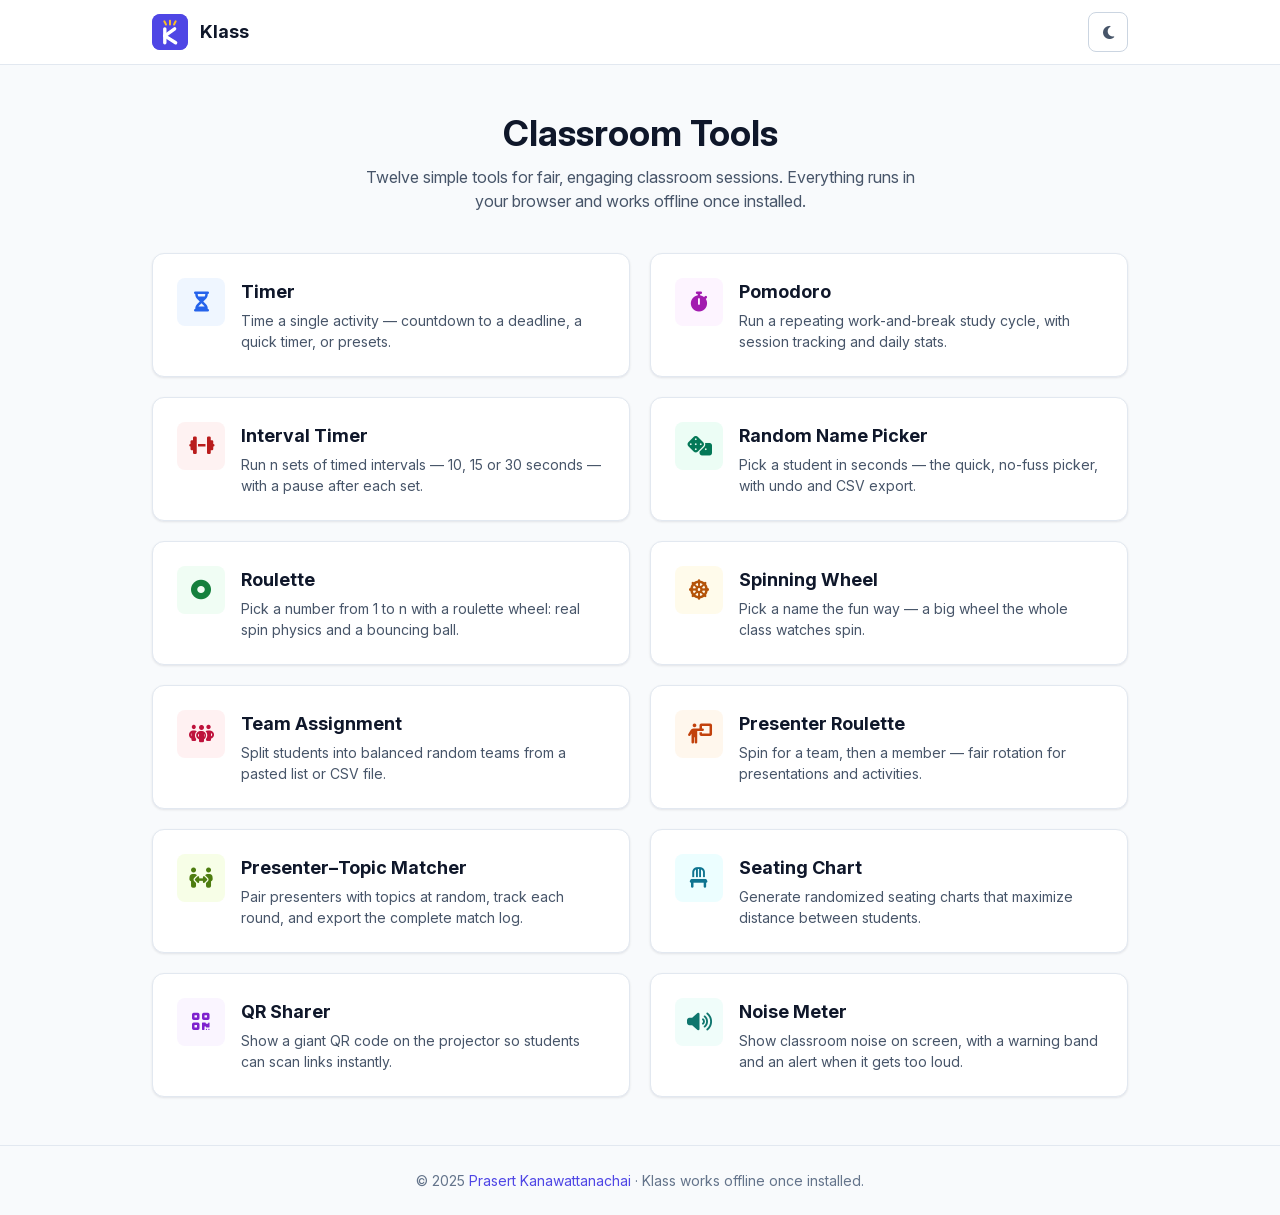
<file: index.html>
<!DOCTYPE html>
<html lang="en">
<head>
    <meta charset="UTF-8">
    <meta name="viewport" content="width=device-width, initial-scale=1.0">
    <title>Klass – Classroom Tools</title>
    <meta name="description" content="Classroom tools: countdown timer, pomodoro timer, random name picker, spinning wheel, team assignment, presenter roulette, presenter-topic matching, seating chart generator, QR sharer, noise meter, exercise interval timer, and roulette number picker. Works offline.">
    <meta name="theme-color" content="#4f46e5">
    <link rel="manifest" href="manifest.webmanifest">
    <link rel="icon" type="image/png" href="icons/favicon-64.png">
    <link rel="apple-touch-icon" href="icons/apple-touch-icon.png">
    <link rel="stylesheet" href="assets/fonts/inter.css">
    <link rel="stylesheet" href="assets/fontawesome/css/all.min.css">
    <link rel="stylesheet" href="assets/klass.css">
    <link rel="stylesheet" href="assets/accents.css">
    <script src="assets/tailwind.js"></script>
    <script src="assets/theme.js"></script>
</head>
<body class="font-sans min-h-screen flex flex-col">
    <nav class="k-nav">
        <div class="container mx-auto max-w-5xl px-6 h-16 flex items-center justify-between">
            <a href="index.html" class="flex items-center gap-3">
                <img class="k-logo" src="icons/icon.svg" alt="">
                <span class="text-lg font-bold">Klass</span>
            </a>
            <div class="flex items-center gap-2">
                <button id="installBtn" class="k-btn k-btn-primary hidden">
                    <i class="fa-solid fa-download"></i>Install app
                </button>
                <button id="themeToggle" class="k-btn k-btn-secondary k-btn-icon" aria-label="Toggle dark mode" title="Toggle dark mode">
                    <i class="fa-solid fa-moon"></i>
                </button>
            </div>
        </div>
    </nav>

    <main class="flex-1 container mx-auto max-w-5xl px-6 py-12">
        <header class="mb-10 text-center">
            <h1 class="text-3xl md:text-4xl font-bold mb-3">Classroom Tools</h1>
            <p class="k-status max-w-xl mx-auto text-base">Twelve simple tools for fair, engaging classroom sessions.
                Everything runs in your browser and works offline once installed.</p>
        </header>

        <div class="grid gap-5 sm:grid-cols-2">
            <a href="KTempo.html" class="accent-ktempo k-card p-6 flex items-start gap-4 hover:border-[var(--accent-border)] transition-colors">
                <div class="k-tile w-12 h-12 rounded-lg flex-none flex items-center justify-center">
                    <i class="fa-solid fa-hourglass-half text-xl"></i>
                </div>
                <div>
                    <h2 class="font-bold text-lg mb-1">Timer</h2>
                    <p class="k-status">Time a single activity — countdown to a deadline, a quick timer, or presets.</p>
                </div>
            </a>

            <a href="KPomodoro.html" class="accent-kpomodoro k-card p-6 flex items-start gap-4 hover:border-[var(--accent-border)] transition-colors">
                <div class="k-tile w-12 h-12 rounded-lg flex-none flex items-center justify-center">
                    <i class="fa-solid fa-stopwatch text-xl"></i>
                </div>
                <div>
                    <h2 class="font-bold text-lg mb-1">Pomodoro</h2>
                    <p class="k-status">Run a repeating work-and-break study cycle, with session tracking and daily stats.</p>
                </div>
            </a>

            <a href="KExercise.html" class="accent-kexercise k-card p-6 flex items-start gap-4 hover:border-[var(--accent-border)] transition-colors">
                <div class="k-tile w-12 h-12 rounded-lg flex-none flex items-center justify-center">
                    <i class="fa-solid fa-dumbbell text-xl"></i>
                </div>
                <div>
                    <h2 class="font-bold text-lg mb-1">Interval Timer</h2>
                    <p class="k-status">Run n sets of timed intervals — 10, 15 or 30 seconds — with a pause after each set.</p>
                </div>
            </a>

            <a href="KRandom.html" class="accent-krandom k-card p-6 flex items-start gap-4 hover:border-[var(--accent-border)] transition-colors">
                <div class="k-tile w-12 h-12 rounded-lg flex-none flex items-center justify-center">
                    <i class="fa-solid fa-dice text-xl"></i>
                </div>
                <div>
                    <h2 class="font-bold text-lg mb-1">Random Name Picker</h2>
                    <p class="k-status">Pick a student in seconds — the quick, no-fuss picker, with undo and CSV export.</p>
                </div>
            </a>

            <a href="KRoulette.html" class="accent-kroulette k-card p-6 flex items-start gap-4 hover:border-[var(--accent-border)] transition-colors">
                <div class="k-tile w-12 h-12 rounded-lg flex-none flex items-center justify-center">
                    <i class="fa-solid fa-circle-dot text-xl"></i>
                </div>
                <div>
                    <h2 class="font-bold text-lg mb-1">Roulette</h2>
                    <p class="k-status">Pick a number from 1 to n with a roulette wheel: real spin physics and a bouncing ball.</p>
                </div>
            </a>

            <a href="KWheel.html" class="accent-kwheel k-card p-6 flex items-start gap-4 hover:border-[var(--accent-border)] transition-colors">
                <div class="k-tile w-12 h-12 rounded-lg flex-none flex items-center justify-center">
                    <i class="fa-solid fa-dharmachakra text-xl"></i>
                </div>
                <div>
                    <h2 class="font-bold text-lg mb-1">Spinning Wheel</h2>
                    <p class="k-status">Pick a name the fun way — a big wheel the whole class watches spin.</p>
                </div>
            </a>

            <a href="KAssignTeam.html" class="accent-kassignteam k-card p-6 flex items-start gap-4 hover:border-[var(--accent-border)] transition-colors">
                <div class="k-tile w-12 h-12 rounded-lg flex-none flex items-center justify-center">
                    <i class="fa-solid fa-people-group text-xl"></i>
                </div>
                <div>
                    <h2 class="font-bold text-lg mb-1">Team Assignment</h2>
                    <p class="k-status">Split students into balanced random teams from a pasted list or CSV file.</p>
                </div>
            </a>

            <a href="KPresenter.html" class="accent-kpresenter k-card p-6 flex items-start gap-4 hover:border-[var(--accent-border)] transition-colors">
                <div class="k-tile w-12 h-12 rounded-lg flex-none flex items-center justify-center">
                    <i class="fa-solid fa-person-chalkboard text-xl"></i>
                </div>
                <div>
                    <h2 class="font-bold text-lg mb-1">Presenter Roulette</h2>
                    <p class="k-status">Spin for a team, then a member — fair rotation for presentations and activities.</p>
                </div>
            </a>

            <a href="KPresenterTopic.html" class="accent-kpresentertopic k-card p-6 flex items-start gap-4 hover:border-[var(--accent-border)] transition-colors">
                <div class="k-tile w-12 h-12 rounded-lg flex-none flex items-center justify-center">
                    <i class="fa-solid fa-people-arrows-left-right text-xl"></i>
                </div>
                <div>
                    <h2 class="font-bold text-lg mb-1">Presenter–Topic Matcher</h2>
                    <p class="k-status">Pair presenters with topics at random, track each round, and export the complete match log.</p>
                </div>
            </a>

            <a href="KSeatingChart.html" class="accent-kseatingchart k-card p-6 flex items-start gap-4 hover:border-[var(--accent-border)] transition-colors">
                <div class="k-tile w-12 h-12 rounded-lg flex-none flex items-center justify-center">
                    <i class="fa-solid fa-chair text-xl"></i>
                </div>
                <div>
                    <h2 class="font-bold text-lg mb-1">Seating Chart</h2>
                    <p class="k-status">Generate randomized seating charts that maximize distance between students.</p>
                </div>
            </a>

            <a href="KQR.html" class="accent-kqr k-card p-6 flex items-start gap-4 hover:border-[var(--accent-border)] transition-colors">
                <div class="k-tile w-12 h-12 rounded-lg flex-none flex items-center justify-center">
                    <i class="fa-solid fa-qrcode text-xl"></i>
                </div>
                <div>
                    <h2 class="font-bold text-lg mb-1">QR Sharer</h2>
                    <p class="k-status">Show a giant QR code on the projector so students can scan links instantly.</p>
                </div>
            </a>

            <a href="KNoise.html" class="accent-knoise k-card p-6 flex items-start gap-4 hover:border-[var(--accent-border)] transition-colors">
                <div class="k-tile w-12 h-12 rounded-lg flex-none flex items-center justify-center">
                    <i class="fa-solid fa-volume-high text-xl"></i>
                </div>
                <div>
                    <h2 class="font-bold text-lg mb-1">Noise Meter</h2>
                    <p class="k-status">Show classroom noise on screen, with a warning band and an alert when it gets too loud.</p>
                </div>
            </a>
        </div>
    </main>

    <footer class="k-footer">
        <div class="container mx-auto max-w-5xl px-6 py-6 flex items-center justify-center gap-2">
            <span>&copy; 2025 <a href="https://github.com/prasertcbs" target="_blank" rel="noopener" class="t-accent hover:underline">Prasert Kanawattanachai</a> &middot; Klass works offline once installed.</span>
        </div>
    </footer>

    <script src="assets/app.js"></script>
</body>
</html>
</file>
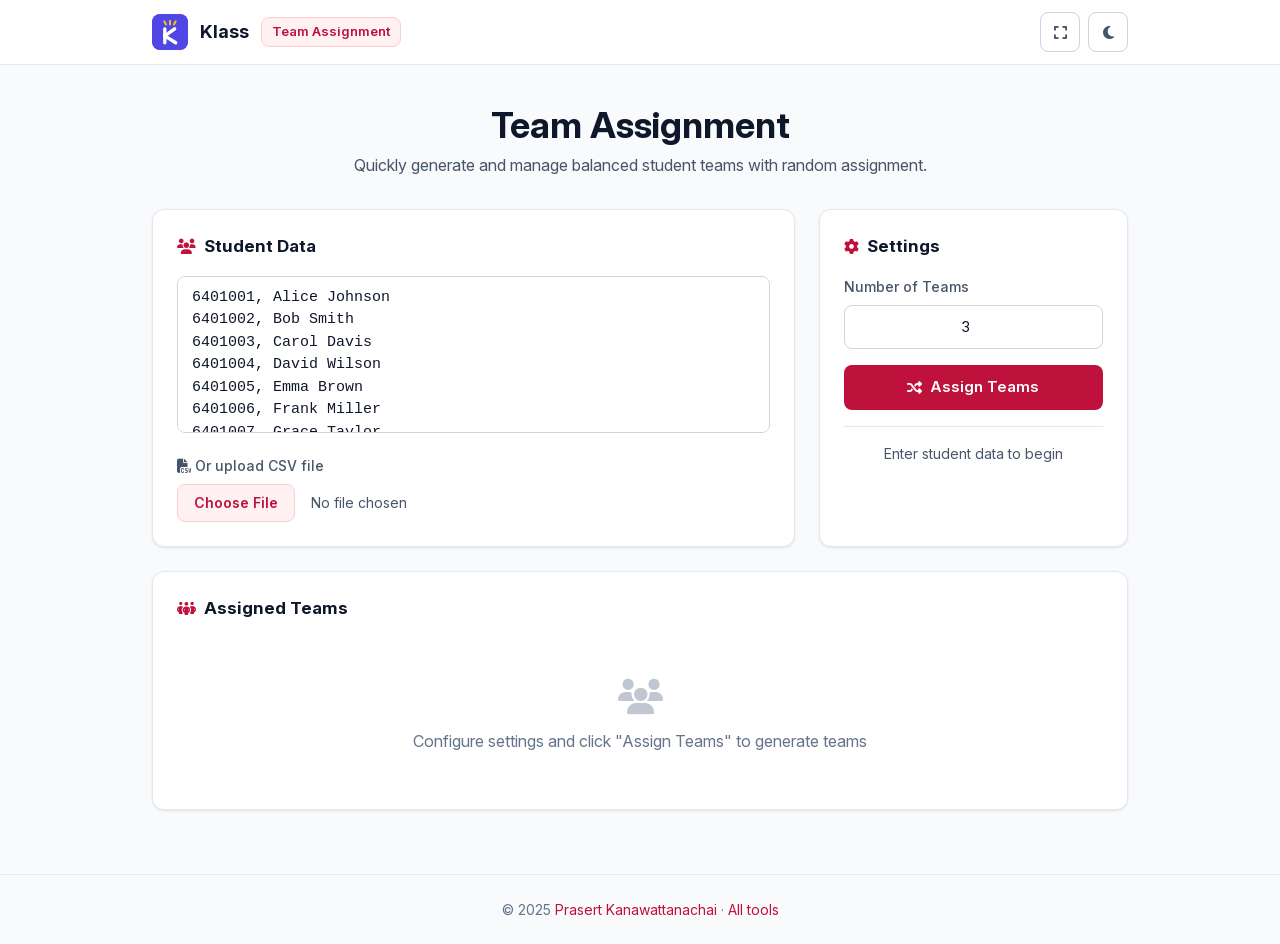
<file: KAssignTeam.html>
<!DOCTYPE html>
<html lang="en" data-app="kassignteam">
<head>
    <meta charset="UTF-8">
    <meta name="viewport" content="width=device-width, initial-scale=1.0">
    <title>Team Assignment – Klass</title>
    <meta name="theme-color" content="#4f46e5">
    <link rel="manifest" href="manifest.webmanifest">
    <link rel="icon" type="image/png" href="icons/favicon-64.png">
    <link rel="apple-touch-icon" href="icons/apple-touch-icon.png">
    <link rel="stylesheet" href="assets/fonts/inter.css">
    <link rel="stylesheet" href="assets/fontawesome/css/all.min.css">
    <link rel="stylesheet" href="assets/klass.css">
    <link rel="stylesheet" href="assets/accents.css">
    <script src="assets/tailwind.js"></script>
    <script src="assets/theme.js"></script>
    <script src="assets/klass-util.js"></script>
    <style>
        .team-group {
            background-color: var(--grp-soft);
            border: 1px solid var(--border);
            border-left: 4px solid var(--grp);
            border-radius: 0.75rem;
        }
        .team-group .group-title {
            color: var(--grp);
        }
        .name-card {
            background-color: var(--surface);
            border: 1px solid var(--border-strong);
            border-radius: 0.5rem;
            padding: 0.5rem 1rem;
            font-size: 0.875rem;
            line-height: 1.4;
            transition: all 0.3s ease;
        }
        .name-card.final {
            border-color: var(--grp-border);
        }

        /* Projector focus mode (same overlay pattern as KPresenter/KRandom/KTempo).
           #result is reparented into .focus-content while the overlay is open, so
           these rules scale the very same nodes the assignment animation drives. */
        .focus-overlay {
            position: fixed;
            inset: 0;
            z-index: 100;
            background: var(--bg);
            display: flex;
            align-items: center;
            justify-content: center;
            animation: fadein 0.25s ease forwards;
        }
        .focus-overlay[hidden] { display: none; }
        @keyframes fadein {
            from { opacity: 0; }
            to { opacity: 1; }
        }
        .focus-content {
            width: min(1600px, 94vw);
            max-height: calc(100vh - 160px);
            overflow-y: auto;
        }
        .focus-content #result {
            display: grid;
            grid-template-columns: repeat(auto-fit, minmax(320px, 1fr));
            gap: 1rem;
            align-content: start;
        }
        .focus-content #result > * { margin-top: 0; } /* neutralize space-y-4 */
        .focus-content .group-title { font-size: clamp(1.25rem, 2vw, 1.75rem) !important; }
        .focus-content .name-card {
            font-size: clamp(1rem, 1.5vw, 1.375rem);
            padding: 0.625rem 1.125rem;
        }
        .exit-focus {
            position: absolute;
            top: 16px;
            right: 16px;
            opacity: 0.5;
        }
        .exit-focus:hover { opacity: 1; }
        .focus-actions {
            position: absolute;
            bottom: 40px;
            left: 0;
            right: 0;
            display: flex;
            justify-content: center;
            gap: 0.75rem;
        }
        @media (prefers-reduced-motion: reduce) {
            .focus-overlay { animation: none; }
        }

        /* The 10 cycling group hues (.g0–.g9) now live in assets/klass.css so
           the wheel slices in KWheel can share the same palette. */
    </style>
</head>
<body class="font-sans min-h-screen flex flex-col">
    <nav class="k-nav">
        <div class="container mx-auto max-w-5xl px-6 h-16 flex items-center justify-between">
            <div class="flex items-center gap-3">
                <a href="index.html" class="flex items-center gap-3">
                    <img class="k-logo" src="icons/icon.svg" alt="">
                    <span class="text-lg font-bold">Klass</span>
                </a>
                <span class="k-badge">Team Assignment</span>
            </div>
            <div class="flex items-center gap-2">
                <button id="focusBtn" class="k-btn k-btn-secondary k-btn-icon" aria-label="Focus mode" title="Focus mode">
                    <i class="fa-solid fa-expand"></i>
                </button>
                <button id="themeToggle" class="k-btn k-btn-secondary k-btn-icon" aria-label="Toggle dark mode" title="Toggle dark mode">
                    <i class="fa-solid fa-moon"></i>
                </button>
            </div>
        </div>
    </nav>

    <header class="container mx-auto max-w-5xl px-6 pt-10 pb-8 text-center">
        <h1 class="text-3xl md:text-4xl font-bold mb-2">Team Assignment</h1>
        <p class="k-status text-base max-w-xl mx-auto">Quickly generate and manage balanced student teams with random assignment.</p>
    </header>

    <main class="flex-1 container mx-auto max-w-5xl px-6 pb-16">
        <div class="space-y-6">

            <div class="grid gap-6 lg:grid-cols-3">
                <div class="lg:col-span-2 k-card p-6">
                    <h2 class="k-card-title mb-4"><i class="fa-solid fa-users"></i>Student Data</h2>
                    <textarea id="studentText" rows="6" placeholder="Enter student data (ID, Name per line)...&#10;12345, John Doe&#10;67890, Jane Smith" class="k-input w-full resize-none font-mono">6401001, Alice Johnson
6401002, Bob Smith
6401003, Carol Davis
6401004, David Wilson
6401005, Emma Brown
6401006, Frank Miller
6401007, Grace Taylor
6401008, Henry Anderson
6401009, Ivy Thomas
6401010, Jack White</textarea>

                    <div class="mt-4">
                        <label for="fileInput" class="k-label block mb-2">
                            <i class="fa-solid fa-file-csv mr-1"></i>Or upload CSV file
                        </label>
                        <input type="file" id="fileInput" accept=".csv" class="k-file block w-full text-sm t-muted"/>
                    </div>
                </div>

                <div class="k-card p-6">
                    <h2 class="k-card-title mb-4"><i class="fa-solid fa-gear"></i>Settings</h2>

                    <div class="space-y-4">
                        <div>
                            <label for="groupCount" class="k-label block mb-2">Number of Teams</label>
                            <input type="number" id="groupCount" min="2" max="20" value="3" class="k-input w-full text-center">
                        </div>

                        <button id="assignBtn" onclick="randomizeGroups()" class="k-btn k-btn-primary w-full">
                            <i class="fa-solid fa-shuffle"></i>Assign Teams
                        </button>

                        <button id="downloadBtn" onclick="downloadCSV()" class="k-btn k-btn-secondary w-full hidden">
                            <i class="fa-solid fa-download"></i>Download CSV
                        </button>
                    </div>

                    <div id="statusBar" class="k-status mt-4 pt-4 text-center" style="border-top: 1px solid var(--border);" role="status">
                        Enter student data to begin
                    </div>
                </div>
            </div>

            <div class="k-card p-6">
                <h2 class="k-card-title mb-6"><i class="fa-solid fa-people-group"></i>Assigned Teams</h2>
                <div id="result" class="space-y-4">
                    <div class="text-center t-faint py-8">
                        <i class="fa-solid fa-users text-4xl mb-3 opacity-40"></i>
                        <p>Configure settings and click "Assign Teams" to generate teams</p>
                    </div>
                </div>
            </div>
        </div>
    </main>

    <footer class="k-footer">
        <div class="container mx-auto max-w-5xl px-6 py-6 text-center">
            <span>&copy; 2025 <a href="https://github.com/prasertcbs" target="_blank" rel="noopener" class="t-accent hover:underline">Prasert Kanawattanachai</a> &middot; <a href="index.html" class="t-accent hover:underline">All tools</a></span>
        </div>
    </footer>

    <!-- Projector focus mode: #result is moved in here while open -->
    <div id="focusOverlay" class="focus-overlay" hidden>
        <div id="focusContent" class="focus-content"></div>
        <button id="exitFocusBtn" class="k-btn k-btn-secondary exit-focus">✕ Exit (Esc)</button>
        <div class="focus-actions">
            <button id="focusAssignBtn" class="k-btn k-btn-primary" onclick="randomizeGroups()">
                <i class="fa-solid fa-shuffle"></i>Assign Teams
            </button>
        </div>
    </div>

    <script>
        let groups = [];
        let groupData = [];
        let students = [];

        document.getElementById('fileInput').addEventListener('change', function(e) {
            const file = e.target.files[0];
            if (!file) return;
            const reader = new FileReader();
            reader.onload = function(evt) {
                document.getElementById('studentText').value = evt.target.result;
            };
            reader.readAsText(file);
        });

        function parseInput() {
            const text = document.getElementById('studentText').value.trim();
            if (text) {
                const firstLine = text.split('\n')[0];
                const hasTabs = firstLine.includes('\t');
                const hasCommas = firstLine.includes(',');

                let parsedData = text
                    .split('\n')
                    .map(row => {
                        const separator = hasTabs ? '\t' : ',';
                        return row.split(separator).map(field => field.trim());
                    })
                    .filter(arr => arr.length >= 1 && arr[0]);

                if (parsedData.every(row => row.length === 1)) {
                    parsedData = parsedData.map((row, index) => [String(index + 1), row[0]]);
                } else {
                    parsedData = parsedData.filter(arr => arr.length >= 2 && arr[0] && arr[1]);
                }

                return parsedData;
            }
            return [];
        }

        function balancedGroups(studentsArr, nGroups) {
            let total = studentsArr.length;
            let baseSize = Math.floor(total / nGroups);
            let extras = total % nGroups;
            let result = [];
            let idx = 0;
            for (let g = 0; g < nGroups; g++) {
                let thisGroupSize = baseSize + (g < extras ? 1 : 0);
                let thisGroup = studentsArr.slice(idx, idx + thisGroupSize);
                result.push(thisGroup);
                idx += thisGroupSize;
            }
            return result;
        }

        function buildSkeleton(groupsCount, studentsArr) {
            let html = '';
            let balanced = balancedGroups(studentsArr, groupsCount);
            balanced.forEach((grp, i) => {
                html += `
                    <div class="team-group g${i % 10} p-4">
                        <div class="flex items-center gap-3 mb-3">
                            <span class="group-title text-lg font-bold">Team ${i + 1}</span>
                            <span class="k-status">${grp.length} members</span>
                        </div>
                        <div class="flex flex-wrap gap-2">`;
                grp.forEach((_, j) => {
                    html += `<div class="name-card" id="card-${i}-${j}">
                        <span class="t-faint">...</span>
                    </div>`;
                });
                html += `</div></div>`;
            });
            document.getElementById('result').innerHTML = html;
        }

        function animateCards(assignedGroups, studentsArr) {
            let cards = [];
            assignedGroups.forEach((grp, gi) => {
                grp.forEach((stu, si) => {
                    cards.push({gid: gi, sid: si, final: stu});
                });
            });
            cards.forEach((card, idx) => {
                let elem = document.getElementById(`card-${card.gid}-${card.sid}`);
                let duration = 1500 + Math.random() * 500;
                let interval = 75;
                let spins = setInterval(() => {
                    let randIdx = Math.floor(Math.random() * studentsArr.length);
                    elem.innerHTML = `<span class="t-muted">${studentsArr[randIdx][1]}</span><br><span class="text-xs t-faint">${studentsArr[randIdx][0]}</span>`;
                    elem.style.opacity = '0.7';
                }, interval);
                setTimeout(() => {
                    clearInterval(spins);
                    elem.innerHTML = `<span class="t-strong font-medium">${card.final[1]}</span><br><span class="text-xs t-faint">${card.final[0]}</span>`;
                    elem.style.opacity = '1';
                    elem.classList.add('final');
                }, duration);
            });
        }

        function setStatus(msg) {
            document.getElementById('statusBar').textContent = msg;
        }

        function setAssignDisabled(disabled) {
            document.getElementById('assignBtn').disabled = disabled;
            document.getElementById('focusAssignBtn').disabled = disabled;
        }

        function randomizeGroups() {
            students = parseInput();
            const nGroups = parseInt(document.getElementById('groupCount').value, 10);
            if (!students.length) {
                setStatus('Please enter student data');
                return;
            }
            if (nGroups < 2) {
                setStatus('Minimum 2 teams required');
                return;
            }
            if (nGroups > students.length) {
                setStatus('More teams than students');
                return;
            }
            if (nGroups > 20) {
                setStatus('Maximum 20 teams allowed');
                return;
            }

            setAssignDisabled(true);
            setStatus('Assigning teams...');
            enterFocus(); // show the assignment on the big stage, like KRandom's spin

            students = KlassUtil.shuffle(students);
            groups = balancedGroups(students, nGroups);
            groupData = [];
            buildSkeleton(nGroups, students);

            setTimeout(() => animateCards(groups, students), 100);
            setTimeout(() => {
                groups.forEach((grp, i) => {
                    grp.forEach(stu => {
                        groupData.push({group: i + 1, id: stu[0], name: stu[1]});
                    });
                });
                document.getElementById('downloadBtn').classList.remove('hidden');
                setAssignDisabled(false);
                setStatus(`${students.length} students assigned to ${nGroups} teams`);
            }, 2200);
        }

        function downloadCSV() {
            if (!groupData.length) return;
            const rows = [['Team', 'ID', 'Name'], ...groupData.map(row => [row.group, row.id, row.name])];
            KlassUtil.downloadCsv('team_assignments.csv', KlassUtil.toCsv(rows));
            setStatus('CSV downloaded');
        }

        // Focus mode: fixed overlay toggled via [hidden], same pattern as the
        // other Klass tools. The single #result node is reparented (not cloned)
        // so the per-card animation intervals keep driving the visible cards
        // and card-N-N ids stay unique.
        const focusOverlay = document.getElementById('focusOverlay');
        const focusContent = document.getElementById('focusContent');
        const resultCard = document.getElementById('result').parentElement;
        function enterFocus() {
            focusContent.appendChild(document.getElementById('result'));
            focusOverlay.hidden = false;
        }
        function exitFocus() {
            resultCard.appendChild(document.getElementById('result'));
            focusOverlay.hidden = true;
        }
        document.getElementById('focusBtn').onclick = enterFocus;
        document.getElementById('exitFocusBtn').onclick = exitFocus;
        document.addEventListener('keydown', (e) => {
            if (e.key === 'Escape' && !focusOverlay.hidden) exitFocus();
        });
    </script>
    <script src="assets/app.js"></script>
</body>
</html>
</file>
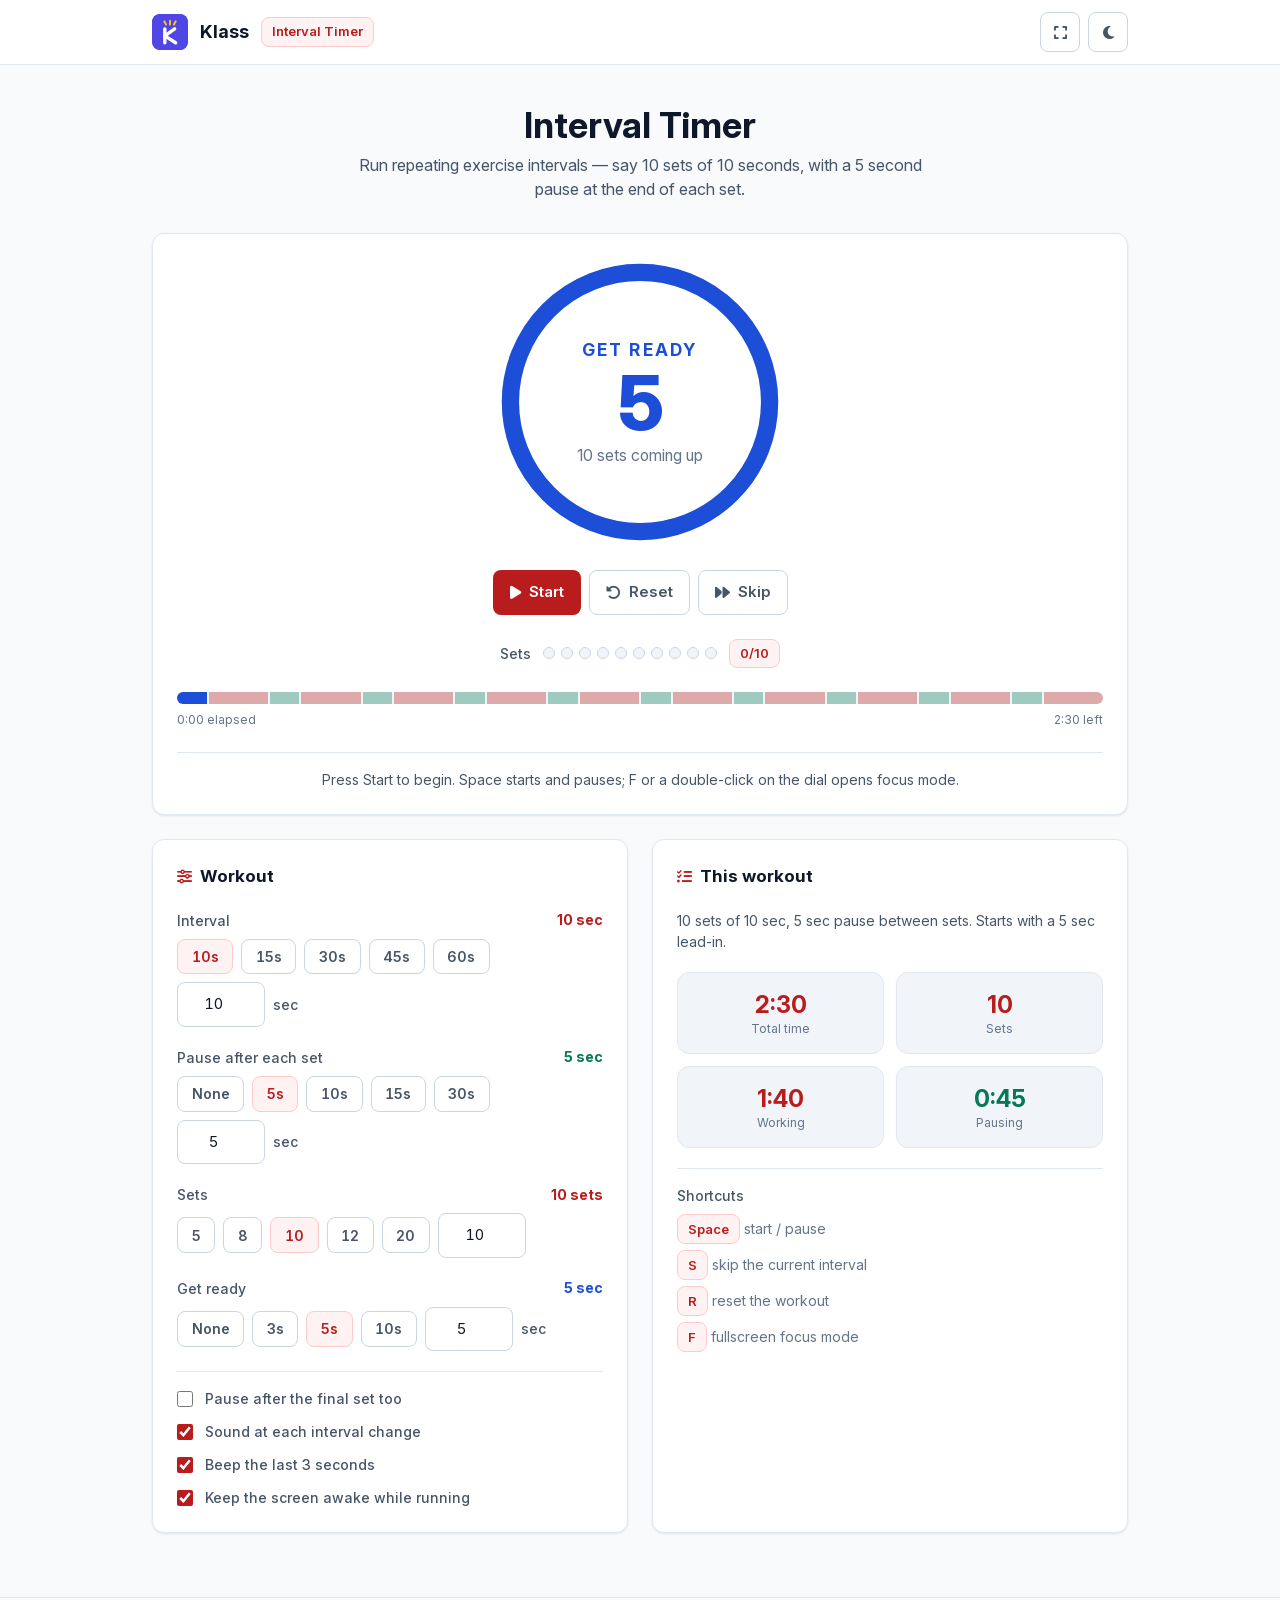
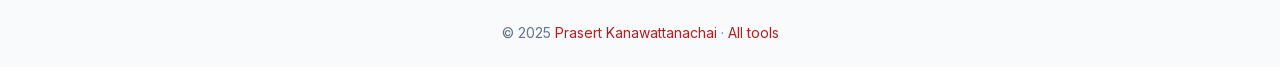
<file: KExercise.html>
<!DOCTYPE html>
<html lang="en" data-app="kexercise">
<head>
    <meta charset="UTF-8">
    <meta name="viewport" content="width=device-width, initial-scale=1.0">
    <title>Interval Timer – Klass</title>
    <meta name="description" content="Run repeating exercise intervals — n sets of 10, 15 or 30 seconds with a rest at the end of each set.">
    <meta name="theme-color" content="#4f46e5">
    <link rel="manifest" href="manifest.webmanifest">
    <link rel="icon" type="image/png" href="icons/favicon-64.png">
    <link rel="apple-touch-icon" href="icons/apple-touch-icon.png">
    <link rel="stylesheet" href="assets/fonts/inter.css">
    <link rel="stylesheet" href="assets/fontawesome/css/all.min.css">
    <link rel="stylesheet" href="assets/klass.css">
    <link rel="stylesheet" href="assets/accents.css">
    <script src="assets/tailwind.js"></script>
    <script src="assets/theme.js"></script>
    <style>
        /* Get-ready / Work / Rest colors, independent of the red accent — the
           phase must read blue/red/green whatever the accent is. Same
           local-custom-property approach as KPomodoro's modes. */
        .modes {
            --mode-prep: #1d4ed8;
            --mode-prep-soft: rgb(29 78 216 / 0.10);
            --mode-work: #b91c1c;
            --mode-work-soft: rgb(185 28 28 / 0.10);
            --mode-rest: #047857;
            --mode-rest-soft: rgb(4 120 87 / 0.10);
        }
        html.dark .modes {
            --mode-prep: #60a5fa;
            --mode-prep-soft: rgb(96 165 250 / 0.12);
            --mode-work: #f87171;
            --mode-work-soft: rgb(248 113 113 / 0.12);
            --mode-rest: #34d399;
            --mode-rest-soft: rgb(52 211 153 / 0.12);
        }

        /* The active phase, set on #timerStage by JS. */
        .mode-prep { --mode: var(--mode-prep); --mode-soft: var(--mode-prep-soft); }
        .mode-work { --mode: var(--mode-work); --mode-soft: var(--mode-work-soft); }
        .mode-rest { --mode: var(--mode-rest); --mode-soft: var(--mode-rest-soft); }
        /* Finished reads as complete, so it borrows the rest green. */
        .mode-done { --mode: var(--mode-rest); --mode-soft: var(--mode-rest-soft); }

        /* ---- Timer ring ---- */
        #timerStage { --ring-size: 18rem; }
        .ring-box {
            position: relative;
            width: min(var(--ring-size), 100%);
            aspect-ratio: 1;
            margin-inline: auto;
            cursor: pointer;
            /* Double-clicking toggles focus mode; without this it also selects
               the digits. */
            user-select: none;
            -webkit-user-select: none;
        }
        .ring-svg {
            width: 100%;
            height: 100%;
            transform: rotate(-90deg);
        }
        .ring-track { stroke: var(--border); }
        /* No CSS transition: intervals here are as short as 10s, so an eased
           1s transition would visibly lag the value it animates toward. */
        .ring-progress { stroke: var(--mode); }
        .ring-readout {
            position: absolute;
            inset: 0;
            display: flex;
            flex-direction: column;
            align-items: center;
            justify-content: center;
            gap: 0.2rem;
        }
        .ring-phase {
            font-size: calc(var(--ring-size) * 0.06);
            font-weight: 700;
            text-transform: uppercase;
            letter-spacing: 0.12em;
            color: var(--mode);
        }
        .ring-time {
            font-size: calc(var(--ring-size) * 0.26);
            font-weight: 800;
            line-height: 1;
            letter-spacing: -0.02em;
            font-variant-numeric: tabular-nums;
            color: var(--mode);
        }
        /* A M:SS readout is twice as wide as a bare seconds count, so it needs
           to be a size smaller to stay inside the ring. */
        .ring-time.is-clock { font-size: calc(var(--ring-size) * 0.19); }
        .ring-label {
            font-size: calc(var(--ring-size) * 0.055);
            color: var(--text-faint);
        }

        /* ---- Set dots ---- */
        .dot {
            width: 0.75rem;
            height: 0.75rem;
            border-radius: 9999px;
            background-color: var(--surface-2);
            border: 1px solid var(--border-strong);
        }
        .dot.done {
            background-color: var(--mode-work);
            border-color: var(--mode-work);
        }
        .dot.current {
            border-color: var(--mode-work);
            box-shadow: 0 0 0 3px var(--mode-work-soft);
        }

        /* ---- Plan timeline ---- */
        /* One proportional segment per phase, so "10 sets of 10s with 5s rests"
           is legible as a shape before the timer is ever started. */
        .timeline {
            display: flex;
            gap: 2px;
            height: 0.75rem;
            border-radius: 0.375rem;
            overflow: hidden;
            background-color: var(--surface-2);
        }
        .seg { min-width: 2px; opacity: 0.35; }
        .seg.prep { background-color: var(--mode-prep); }
        .seg.work { background-color: var(--mode-work); }
        .seg.rest { background-color: var(--mode-rest); }
        .seg.past { opacity: 0.7; }
        .seg.current { opacity: 1; }

        /* ---- Preset chips ---- */
        /* Static classes only: interpolating Tailwind class names at runtime
           produces names the compiler never sees. */
        .chip {
            padding: 0.4rem 0.85rem;
            border-radius: 0.5rem;
            border: 1px solid var(--border-strong);
            background-color: var(--surface);
            color: var(--text-muted);
            font-weight: 600;
            font-size: 0.875rem;
            font-variant-numeric: tabular-nums;
            cursor: pointer;
            transition: background-color 0.15s ease, border-color 0.15s ease, color 0.15s ease;
        }
        .chip:hover { background-color: var(--surface-2); color: var(--text); }
        .chip.is-active {
            background-color: var(--accent-soft);
            border-color: var(--accent-border);
            color: var(--accent-fg);
        }

        .num-input { width: 5.5rem; text-align: center; font-variant-numeric: tabular-nums; }

        /* ---- Projector focus mode (same overlay pattern as the other tools) ---- */
        .focus-overlay {
            position: fixed;
            inset: 0;
            z-index: 100;
            background: var(--bg);
            display: flex;
            align-items: center;
            justify-content: center;
            animation: fadein 0.25s ease forwards;
        }
        .focus-overlay[hidden] { display: none; }
        @keyframes fadein {
            from { opacity: 0; }
            to { opacity: 1; }
        }
        .focus-content {
            width: min(1400px, 92vw);
            height: 100vh;
            display: flex;
            align-items: center;
            justify-content: center;
        }
        .focus-content #timerStage {
            --ring-size: min(58vh, 38rem);
            display: flex;
            flex-direction: column;
            align-items: center;
            gap: 1.25rem;
            padding: 2rem 0 1.5rem;
            max-height: 100vh;
            /* Without this the column shrink-wraps to its widest child, so
               .ring-box's `min(--ring-size, 100%)` resolves against that
               instead of the overlay — the ring stays small while the digits,
               sized from --ring-size, overflow it. */
            width: 100%;
        }
        .focus-content #timerStage > * { margin-top: 0; } /* neutralize mt-* */
        .focus-content .timeline-wrap { width: min(900px, 80%); }
        .exit-focus {
            position: absolute;
            top: 16px;
            right: 16px;
            opacity: 0.5;
        }
        .exit-focus:hover { opacity: 1; }

        @media (prefers-reduced-motion: reduce) {
            .focus-overlay { animation: none; }
        }
    </style>
</head>
<body class="font-sans min-h-screen flex flex-col modes">
    <nav class="k-nav">
        <div class="container mx-auto max-w-5xl px-6 h-16 flex items-center justify-between">
            <div class="flex items-center gap-3">
                <a href="index.html" class="flex items-center gap-3">
                    <img class="k-logo" src="icons/icon.svg" alt="">
                    <span class="text-lg font-bold">Klass</span>
                </a>
                <span class="k-badge">Interval Timer</span>
            </div>
            <div class="flex items-center gap-2">
                <button id="focusBtn" class="k-btn k-btn-secondary k-btn-icon" aria-label="Fullscreen focus mode (F)" title="Fullscreen focus mode (F / F11)">
                    <i class="fa-solid fa-expand"></i>
                </button>
                <button id="themeToggle" class="k-btn k-btn-secondary k-btn-icon" aria-label="Toggle dark mode" title="Toggle dark mode">
                    <i class="fa-solid fa-moon"></i>
                </button>
            </div>
        </div>
    </nav>

    <header class="container mx-auto max-w-5xl px-6 pt-10 pb-8 text-center">
        <h1 class="text-3xl md:text-4xl font-bold mb-2">Interval Timer</h1>
        <p class="k-status text-base max-w-xl mx-auto">Run repeating exercise intervals — say 10 sets of 10 seconds, with a 5 second pause at the end of each set.</p>
    </header>

    <main class="flex-1 container mx-auto max-w-5xl px-6 pb-16">
        <div class="space-y-6">

            <div class="k-card p-6">
                <div id="timerStage" class="mode-work">
                    <div class="ring-box">
                        <svg class="ring-svg" viewBox="0 0 100 100" aria-hidden="true">
                            <circle class="ring-track" cx="50" cy="50" r="45" fill="none" stroke-width="6"/>
                            <circle id="ringProgress" class="ring-progress" cx="50" cy="50" r="45" fill="none"
                                    stroke-width="6" stroke-linecap="round" stroke-dasharray="282.74" stroke-dashoffset="0"/>
                        </svg>
                        <div class="ring-readout">
                            <div id="phaseLabel" class="ring-phase">Work</div>
                            <div id="timeDisplay" class="ring-time">10</div>
                            <div id="setLabel" class="ring-label">Set 1 of 10</div>
                        </div>
                    </div>

                    <div class="flex flex-wrap justify-center gap-2 mt-6">
                        <button id="startBtn" class="k-btn k-btn-primary">
                            <i class="fa-solid fa-play"></i><span id="startLabel">Start</span>
                        </button>
                        <button id="pauseBtn" class="k-btn k-btn-secondary hidden">
                            <i class="fa-solid fa-pause"></i>Pause
                        </button>
                        <button id="resetBtn" class="k-btn k-btn-secondary">
                            <i class="fa-solid fa-rotate-left"></i>Reset
                        </button>
                        <button id="skipBtn" class="k-btn k-btn-secondary">
                            <i class="fa-solid fa-forward"></i>Skip
                        </button>
                    </div>

                    <div class="flex justify-center items-center gap-3 mt-6 flex-wrap">
                        <span class="k-label">Sets</span>
                        <span id="setDots" class="flex flex-wrap justify-center gap-1.5"></span>
                        <span id="setCount" class="k-badge">0/10</span>
                    </div>

                    <div class="timeline-wrap mt-6 w-full">
                        <div id="timeline" class="timeline" aria-hidden="true"></div>
                        <div class="flex justify-between text-xs t-faint mt-2">
                            <span id="elapsedLabel">0:00 elapsed</span>
                            <span id="remainingLabel">2:25 left</span>
                        </div>
                    </div>
                </div>

                <div id="statusBar" class="k-status mt-6 pt-4 text-center" style="border-top: 1px solid var(--border);" role="status">
                    Press Start to begin. Space starts and pauses; F or a double-click on the dial opens focus mode.
                </div>
            </div>

            <div class="grid gap-6 lg:grid-cols-2">
                <div class="k-card p-6">
                    <h2 class="k-card-title mb-5"><i class="fa-solid fa-sliders"></i>Workout</h2>

                    <div class="space-y-5">
                        <div>
                            <div class="flex justify-between items-center mb-2">
                                <label for="workInput" class="k-label">Interval</label>
                                <span id="workValue" class="text-sm font-bold" style="color: var(--mode-work)">10 sec</span>
                            </div>
                            <div class="flex flex-wrap items-center gap-2">
                                <button class="chip" data-preset="work" data-seconds="10">10s</button>
                                <button class="chip" data-preset="work" data-seconds="15">15s</button>
                                <button class="chip" data-preset="work" data-seconds="30">30s</button>
                                <button class="chip" data-preset="work" data-seconds="45">45s</button>
                                <button class="chip" data-preset="work" data-seconds="60">60s</button>
                                <span class="flex items-center gap-2">
                                    <input type="number" id="workInput" class="k-input num-input" min="1" max="3600" step="1" value="10" aria-label="Interval seconds">
                                    <span class="k-label">sec</span>
                                </span>
                            </div>
                        </div>

                        <div>
                            <div class="flex justify-between items-center mb-2">
                                <label for="restInput" class="k-label">Pause after each set</label>
                                <span id="restValue" class="text-sm font-bold" style="color: var(--mode-rest)">5 sec</span>
                            </div>
                            <div class="flex flex-wrap items-center gap-2">
                                <button class="chip" data-preset="rest" data-seconds="0">None</button>
                                <button class="chip" data-preset="rest" data-seconds="5">5s</button>
                                <button class="chip" data-preset="rest" data-seconds="10">10s</button>
                                <button class="chip" data-preset="rest" data-seconds="15">15s</button>
                                <button class="chip" data-preset="rest" data-seconds="30">30s</button>
                                <span class="flex items-center gap-2">
                                    <input type="number" id="restInput" class="k-input num-input" min="0" max="3600" step="1" value="5" aria-label="Pause seconds">
                                    <span class="k-label">sec</span>
                                </span>
                            </div>
                        </div>

                        <div>
                            <div class="flex justify-between items-center mb-2">
                                <label for="setsInput" class="k-label">Sets</label>
                                <span id="setsValue" class="text-sm font-bold t-accent">10 sets</span>
                            </div>
                            <div class="flex flex-wrap items-center gap-2">
                                <button class="chip" data-preset="sets" data-seconds="5">5</button>
                                <button class="chip" data-preset="sets" data-seconds="8">8</button>
                                <button class="chip" data-preset="sets" data-seconds="10">10</button>
                                <button class="chip" data-preset="sets" data-seconds="12">12</button>
                                <button class="chip" data-preset="sets" data-seconds="20">20</button>
                                <input type="number" id="setsInput" class="k-input num-input" min="1" max="99" step="1" value="10" aria-label="Number of sets">
                            </div>
                        </div>

                        <div>
                            <div class="flex justify-between items-center mb-2">
                                <label for="prepInput" class="k-label">Get ready</label>
                                <span id="prepValue" class="text-sm font-bold" style="color: var(--mode-prep)">5 sec</span>
                            </div>
                            <div class="flex flex-wrap items-center gap-2">
                                <button class="chip" data-preset="prep" data-seconds="0">None</button>
                                <button class="chip" data-preset="prep" data-seconds="3">3s</button>
                                <button class="chip" data-preset="prep" data-seconds="5">5s</button>
                                <button class="chip" data-preset="prep" data-seconds="10">10s</button>
                                <span class="flex items-center gap-2">
                                    <input type="number" id="prepInput" class="k-input num-input" min="0" max="300" step="1" value="5" aria-label="Get ready seconds">
                                    <span class="k-label">sec</span>
                                </span>
                            </div>
                        </div>

                        <div class="pt-4 space-y-3" style="border-top: 1px solid var(--border);">
                            <label class="flex items-center gap-3 k-label cursor-pointer">
                                <input type="checkbox" id="restAfterLast" class="k-check">
                                Pause after the final set too
                            </label>
                            <label class="flex items-center gap-3 k-label cursor-pointer">
                                <input type="checkbox" id="soundEnabled" checked class="k-check">
                                Sound at each interval change
                            </label>
                            <label class="flex items-center gap-3 k-label cursor-pointer">
                                <input type="checkbox" id="tickEnabled" checked class="k-check">
                                Beep the last 3 seconds
                            </label>
                            <label class="flex items-center gap-3 k-label cursor-pointer">
                                <input type="checkbox" id="keepAwake" checked class="k-check">
                                Keep the screen awake while running
                            </label>
                        </div>
                    </div>
                </div>

                <div class="k-card p-6">
                    <h2 class="k-card-title mb-5"><i class="fa-solid fa-list-check"></i>This workout</h2>

                    <p id="planSummary" class="k-status mb-5">10 sets of 10 sec, 5 sec pause between sets.</p>

                    <div class="grid grid-cols-2 gap-3 mb-5">
                        <div class="k-stage p-4 text-center">
                            <div id="totalTime" class="text-2xl font-bold t-accent">2:25</div>
                            <div class="text-xs t-faint">Total time</div>
                        </div>
                        <div class="k-stage p-4 text-center">
                            <div id="totalSets" class="text-2xl font-bold t-accent">10</div>
                            <div class="text-xs t-faint">Sets</div>
                        </div>
                        <div class="k-stage p-4 text-center">
                            <div id="totalWork" class="text-2xl font-bold" style="color: var(--mode-work)">1:40</div>
                            <div class="text-xs t-faint">Working</div>
                        </div>
                        <div class="k-stage p-4 text-center">
                            <div id="totalRest" class="text-2xl font-bold" style="color: var(--mode-rest)">0:45</div>
                            <div class="text-xs t-faint">Pausing</div>
                        </div>
                    </div>

                    <div class="pt-4" style="border-top: 1px solid var(--border);">
                        <div class="k-label mb-2">Shortcuts</div>
                        <ul class="text-sm t-faint space-y-1.5">
                            <li><span class="k-badge">Space</span> start / pause</li>
                            <li><span class="k-badge">S</span> skip the current interval</li>
                            <li><span class="k-badge">R</span> reset the workout</li>
                            <li><span class="k-badge">F</span> fullscreen focus mode</li>
                        </ul>
                    </div>
                </div>
            </div>
        </div>
    </main>

    <footer class="k-footer">
        <div class="container mx-auto max-w-5xl px-6 py-6 text-center">
            <span>&copy; 2025 <a href="https://github.com/prasertcbs" target="_blank" rel="noopener" class="t-accent hover:underline">Prasert Kanawattanachai</a> &middot; <a href="index.html" class="t-accent hover:underline">All tools</a></span>
        </div>
    </footer>

    <!-- Projector focus mode: #timerStage is moved in here while open -->
    <div id="focusOverlay" class="focus-overlay" hidden>
        <div id="focusContent" class="focus-content"></div>
        <button id="exitFocusBtn" class="k-btn k-btn-secondary exit-focus">✕ Exit (Esc)</button>
    </div>

    <script>
        const $ = (id) => document.getElementById(id);

        const els = {
            stage: $('timerStage'),
            ringBox: document.querySelector('.ring-box'),
            ringProgress: $('ringProgress'),
            phaseLabel: $('phaseLabel'),
            timeDisplay: $('timeDisplay'),
            setLabel: $('setLabel'),
            startBtn: $('startBtn'),
            startLabel: $('startLabel'),
            pauseBtn: $('pauseBtn'),
            resetBtn: $('resetBtn'),
            skipBtn: $('skipBtn'),
            setDots: $('setDots'),
            setCount: $('setCount'),
            timeline: $('timeline'),
            elapsedLabel: $('elapsedLabel'),
            remainingLabel: $('remainingLabel'),
            statusBar: $('statusBar'),
            workInput: $('workInput'),
            restInput: $('restInput'),
            setsInput: $('setsInput'),
            prepInput: $('prepInput'),
            workValue: $('workValue'),
            restValue: $('restValue'),
            setsValue: $('setsValue'),
            prepValue: $('prepValue'),
            restAfterLast: $('restAfterLast'),
            soundEnabled: $('soundEnabled'),
            tickEnabled: $('tickEnabled'),
            keepAwake: $('keepAwake'),
            planSummary: $('planSummary'),
            totalTime: $('totalTime'),
            totalSets: $('totalSets'),
            totalWork: $('totalWork'),
            totalRest: $('totalRest'),
            focusBtn: $('focusBtn'),
            focusOverlay: $('focusOverlay'),
            focusContent: $('focusContent'),
            exitFocusBtn: $('exitFocusBtn'),
        };

        const CIRCUMFERENCE = 2 * Math.PI * 45; // r=45 in the SVG viewBox
        // 100ms, not KPomodoro's 250ms: a 10-second interval sweeps the ring
        // ten times faster, so a coarser tick reads as a stutter.
        const TICK_MS = 100;
        const BASE_TITLE = 'Interval Timer – Klass';
        const SETTINGS_KEY = 'kexercise.settings.v1';

        const LIMITS = {
            work: { min: 1, max: 3600, fallback: 10 },
            rest: { min: 0, max: 3600, fallback: 5 },
            sets: { min: 1, max: 99, fallback: 10 },
            prep: { min: 0, max: 300, fallback: 5 },
        };

        const PHASES = {
            prep: { label: 'Get ready', cls: 'mode-prep' },
            work: { label: 'Work', cls: 'mode-work' },
            rest: { label: 'Pause', cls: 'mode-rest' },
        };

        // Injectable clock so tests can advance time; production is Date.now.
        let now = () => Date.now();

        // The workout is a flat list of phases built from the settings, so
        // "which interval comes next" is a lookup rather than a state machine.
        let plan = [];
        let idx = 0;
        let phaseMs = 0;      // full length of the current phase
        let remainingMs = 0;  // authoritative while paused/idle
        let endTime = null;   // epoch ms — the source of truth while running
        let running = false;
        let finished = false;
        let tickId = null;
        let lastBeepSecond = null;
        let wakeLock = null;

        /* ---- Settings ---------------------------------------------------- */

        function readNumber(which) {
            const { min, max, fallback } = LIMITS[which];
            const raw = Number(els[which + 'Input'].value);
            if (!Number.isFinite(raw)) return fallback;
            return Math.min(max, Math.max(min, Math.round(raw)));
        }

        const settings = () => ({
            work: readNumber('work'),
            rest: readNumber('rest'),
            sets: readNumber('sets'),
            prep: readNumber('prep'),
            restAfterLast: els.restAfterLast.checked,
        });

        function saveSettings() {
            try {
                localStorage.setItem(SETTINGS_KEY, JSON.stringify({
                    ...settings(),
                    sound: els.soundEnabled.checked,
                    tick: els.tickEnabled.checked,
                    awake: els.keepAwake.checked,
                }));
            } catch { /* storage may be unavailable; settings are non-essential */ }
        }

        function restoreSettings() {
            let saved = {};
            try {
                saved = JSON.parse(localStorage.getItem(SETTINGS_KEY) || '{}');
            } catch { /* ignore malformed state */ }

            ['work', 'rest', 'sets', 'prep'].forEach((which) => {
                if (Number.isFinite(saved[which])) els[which + 'Input'].value = saved[which];
            });
            if (typeof saved.restAfterLast === 'boolean') els.restAfterLast.checked = saved.restAfterLast;
            if (typeof saved.sound === 'boolean') els.soundEnabled.checked = saved.sound;
            if (typeof saved.tick === 'boolean') els.tickEnabled.checked = saved.tick;
            if (typeof saved.awake === 'boolean') els.keepAwake.checked = saved.awake;
        }

        /* ---- The plan ---------------------------------------------------- */

        function buildPlan() {
            const s = settings();
            const out = [];
            if (s.prep > 0) out.push({ kind: 'prep', ms: s.prep * 1000, set: 0 });
            for (let i = 1; i <= s.sets; i++) {
                out.push({ kind: 'work', ms: s.work * 1000, set: i });
                // The pause belongs to the set that just finished, so the last
                // one is dropped unless it was asked for — nobody wants the
                // workout to end on an idle countdown.
                if (s.rest > 0 && (i < s.sets || s.restAfterLast)) {
                    out.push({ kind: 'rest', ms: s.rest * 1000, set: i });
                }
            }
            return out;
        }

        const totalPlanMs = () => plan.reduce((sum, p) => sum + p.ms, 0);
        const currentPhase = () => plan[idx] || null;

        // Everything still ahead, including what is left of the current phase.
        function remainingPlanMs() {
            if (finished) return 0;
            let ms = remainingMs;
            for (let i = idx + 1; i < plan.length; i++) ms += plan[i].ms;
            return ms;
        }

        function setsCompleted() {
            if (finished) return settings().sets;
            // A set counts once its work interval is over — the pause that
            // follows belongs to a set already done.
            let done = 0;
            for (let i = 0; i < idx; i++) {
                if (plan[i].kind === 'work') done++;
            }
            return done;
        }

        /* ---- Formatting -------------------------------------------------- */

        function formatClock(ms) {
            const total = Math.max(0, Math.ceil(ms / 1000));
            const m = Math.floor(total / 60);
            const s = total % 60;
            return `${m}:${String(s).padStart(2, '0')}`;
        }

        // Under a minute the bare seconds count is what reads across a room;
        // longer intervals need the M:SS the eye expects.
        function formatPhase(ms) {
            const total = Math.max(0, Math.ceil(ms / 1000));
            return total < 60 ? String(total) : formatClock(ms);
        }

        /* ---- Rendering --------------------------------------------------- */

        function setStatus(message) {
            els.statusBar.textContent = message;
        }

        // "set 3" / "pause" / "lead-in" — how the phase is spoken, as opposed
        // to PHASES[].label, which is what the dial shows.
        function phaseNoun(phase) {
            if (!phase) return 'workout';
            if (phase.kind === 'work') return `set ${phase.set}`;
            return phase.kind === 'rest' ? 'the pause' : 'the lead-in';
        }

        function render() {
            const text = finished ? '0' : formatPhase(remainingMs);
            els.timeDisplay.textContent = text;
            els.timeDisplay.classList.toggle('is-clock', text.includes(':'));

            const progress = phaseMs > 0 ? remainingMs / phaseMs : 0;
            els.ringProgress.style.strokeDashoffset =
                CIRCUMFERENCE * (1 - (finished ? 1 : Math.max(0, Math.min(1, progress))));

            const left = remainingPlanMs();
            els.remainingLabel.textContent = finished ? 'done' : `${formatClock(left)} left`;
            els.elapsedLabel.textContent = `${formatClock(totalPlanMs() - left)} elapsed`;

            // Only hijack the tab title while actually counting down.
            const phase = currentPhase();
            document.title = running && phase
                ? `${text} · ${PHASES[phase.kind].label} – Klass`
                : BASE_TITLE;
        }

        function renderPhase() {
            const phase = currentPhase();
            const total = settings().sets;

            els.stage.className = finished || !phase ? 'mode-done' : PHASES[phase.kind].cls;
            els.phaseLabel.textContent = finished || !phase ? 'Finished' : PHASES[phase.kind].label;

            if (finished || !phase) {
                els.setLabel.textContent = `${total} of ${total} sets done`;
            } else if (phase.kind === 'prep') {
                els.setLabel.textContent = `${total} ${total === 1 ? 'set' : 'sets'} coming up`;
            } else {
                els.setLabel.textContent = `Set ${phase.set} of ${total}`;
            }

            els.startBtn.classList.toggle('hidden', running);
            els.pauseBtn.classList.toggle('hidden', !running);
            els.startBtn.disabled = finished;
            els.skipBtn.disabled = finished;

            renderDots();
            renderTimeline();
        }

        function renderDots() {
            const total = settings().sets;
            const done = setsCompleted();
            const phase = currentPhase();
            const active = !finished && phase && phase.kind !== 'prep' ? phase.set : 0;
            els.setDots.innerHTML = Array.from({ length: total }, (_, i) => {
                const n = i + 1;
                const cls = n <= done ? ' done' : (n === active ? ' current' : '');
                return `<span class="dot${cls}"></span>`;
            }).join('');
            els.setCount.textContent = `${done}/${total}`;
        }

        function renderTimeline() {
            const total = totalPlanMs() || 1;
            els.timeline.innerHTML = plan.map((p, i) => {
                const state = finished || i < idx ? ' past' : (i === idx ? ' current' : '');
                return `<div class="seg ${p.kind}${state}" style="flex:${(p.ms / total) * 1000}"></div>`;
            }).join('');
        }

        function renderSummary() {
            const s = settings();
            const workMs = s.sets * s.work * 1000;
            const restMs = Math.max(0, totalPlanMs() - workMs - s.prep * 1000);

            els.workValue.textContent = `${s.work} sec`;
            els.restValue.textContent = s.rest === 0 ? 'none' : `${s.rest} sec`;
            els.setsValue.textContent = `${s.sets} ${s.sets === 1 ? 'set' : 'sets'}`;
            els.prepValue.textContent = s.prep === 0 ? 'none' : `${s.prep} sec`;

            els.totalTime.textContent = formatClock(totalPlanMs());
            els.totalSets.textContent = s.sets;
            els.totalWork.textContent = formatClock(workMs);
            els.totalRest.textContent = formatClock(restMs);

            const restText = s.rest === 0
                ? 'no pause in between'
                : `${s.rest} sec pause ${s.restAfterLast ? 'after every set' : 'between sets'}`;
            const prepText = s.prep === 0 ? '' : ` Starts with a ${s.prep} sec lead-in.`;
            els.planSummary.textContent =
                `${s.sets} ${s.sets === 1 ? 'set' : 'sets'} of ${s.work} sec, ${restText}.${prepText}`;

            // Chips light up only when they match what the inputs actually say.
            document.querySelectorAll('.chip').forEach((chip) => {
                chip.classList.toggle('is-active',
                    s[chip.dataset.preset] === Number(chip.dataset.seconds));
            });
        }

        function renderAll() {
            renderSummary();
            renderPhase();
            render();
        }

        /* ---- Timing ------------------------------------------------------ */
        /* Remaining time is derived from an absolute end timestamp rather than
           accumulated ticks: background tabs get throttled, so a tick-counting
           timer loses real time whenever the tab is hidden. */

        function startTicking() {
            stopTicking();
            tickId = setInterval(tick, TICK_MS);
        }

        function stopTicking() {
            if (tickId) {
                clearInterval(tickId);
                tickId = null;
            }
        }

        function tick() {
            if (!running || endTime === null) return;

            let over = now() - endTime;
            if (over >= 0) {
                // A throttled tab can hide several whole intervals; walk the
                // plan until the overshoot lands inside a phase, then cue only
                // the one actually on screen rather than every phase skipped.
                while (true) {
                    idx++;
                    if (idx >= plan.length) {
                        finish();
                        return;
                    }
                    phaseMs = plan[idx].ms;
                    if (over < phaseMs) {
                        remainingMs = phaseMs - over;
                        endTime = now() + remainingMs;
                        break;
                    }
                    over -= phaseMs;
                }
                lastBeepSecond = null;
                playPhaseCue(plan[idx].kind);
                renderPhase();
            } else {
                remainingMs = -over;
            }

            maybeBeep();
            render();
        }

        // The 3-2-1 run-in, fired once per whole second so a 100ms tick does
        // not stack ten beeps on the same number.
        function maybeBeep() {
            if (!running || !els.tickEnabled.checked) return;
            const secs = Math.ceil(remainingMs / 1000);
            if (secs > 3 || secs < 1 || secs === lastBeepSecond) return;
            lastBeepSecond = secs;
            beep(660, 70, 0.15);
        }

        function start() {
            if (running || finished || !plan.length) return;
            if (remainingMs <= 0) remainingMs = phaseMs;

            unlockAudio();
            running = true;
            endTime = now() + remainingMs;
            lastBeepSecond = null;
            startTicking();
            requestWakeLock();
            renderPhase();
            render();
            setStatus(`${PHASES[currentPhase().kind].label} — ${formatClock(remainingPlanMs())} to go.`);
        }

        function pause() {
            if (!running) return;
            remainingMs = Math.max(0, endTime - now());
            running = false;
            endTime = null;
            stopTicking();
            releaseWakeLock();
            els.startLabel.textContent = 'Resume';
            renderPhase();
            render();
            setStatus(`Paused with ${formatClock(remainingMs)} left of ${phaseNoun(currentPhase())}.`);
        }

        // Rebuilds from the current settings, so it doubles as "apply the
        // numbers I just changed".
        function reset({ announce = true } = {}) {
            stopTicking();
            releaseWakeLock();
            running = false;
            finished = false;
            endTime = null;
            lastBeepSecond = null;
            plan = buildPlan();
            idx = 0;
            phaseMs = plan.length ? plan[0].ms : 0;
            remainingMs = phaseMs;
            els.startLabel.textContent = 'Start';
            renderAll();
            if (announce) {
                const s = settings();
                setStatus(`Ready — ${s.sets} ${s.sets === 1 ? 'set' : 'sets'} of ${s.work} sec, ${formatClock(totalPlanMs())} in total.`);
            }
        }

        function skip() {
            if (finished || !plan.length) return;
            const skipped = phaseNoun(currentPhase());
            idx++;
            if (idx >= plan.length) {
                finish();
                setStatus('Skipped to the end — workout finished.');
                return;
            }
            phaseMs = plan[idx].ms;
            remainingMs = phaseMs;
            lastBeepSecond = null;
            if (running) endTime = now() + remainingMs;
            renderPhase();
            render();
            setStatus(`Skipped ${skipped} — on to ${phaseNoun(currentPhase())}.`);
        }

        function finish() {
            stopTicking();
            releaseWakeLock();
            running = false;
            finished = true;
            endTime = null;
            remainingMs = 0;
            els.startLabel.textContent = 'Start';
            playChime();
            renderPhase();
            render();
            const s = settings();
            setStatus(`Workout complete — ${s.sets} ${s.sets === 1 ? 'set' : 'sets'} of ${s.work} sec. Press Reset to run it again.`);
        }

        /* ---- Sound ------------------------------------------------------- */

        // Two sources on purpose: short synthesized beeps mark the many
        // interval changes without wearing the room out, and the suite's
        // chime.mp3 is kept for the one moment that matters — the finish.
        const chime = new Audio('chime.mp3');
        chime.preload = 'auto';
        let audioCtx = null;
        let audioUnlocked = false;

        // Autoplay policy: prime both sources during a user gesture so later
        // interval changes can sound without one of their own.
        function unlockAudio() {
            if (audioUnlocked) return;
            audioUnlocked = true;

            const volume = chime.volume;
            chime.volume = 0;
            chime.play()
                .then(() => { chime.pause(); chime.currentTime = 0; chime.volume = volume; })
                .catch(() => { chime.volume = volume; });

            try {
                const Ctx = window.AudioContext || window.webkitAudioContext;
                if (Ctx) audioCtx = new Ctx();
            } catch { /* beeps are optional */ }
        }

        function beep(frequency, durationMs, gain = 0.2) {
            if (!audioCtx) return;
            try {
                if (audioCtx.state === 'suspended') audioCtx.resume();
                const osc = audioCtx.createOscillator();
                const amp = audioCtx.createGain();
                osc.type = 'sine';
                osc.frequency.value = frequency;
                // Ramp the tail off: a hard stop on a sine clicks.
                amp.gain.setValueAtTime(gain, audioCtx.currentTime);
                amp.gain.exponentialRampToValueAtTime(0.0001, audioCtx.currentTime + durationMs / 1000);
                osc.connect(amp).connect(audioCtx.destination);
                osc.start();
                osc.stop(audioCtx.currentTime + durationMs / 1000);
            } catch { /* never let audio break the timer */ }
        }

        function playPhaseCue(kind) {
            if (!els.soundEnabled.checked) return;
            if (kind === 'work') {
                // Two rising beeps for "go" — distinct from the single low
                // note that means stop, even across a noisy room.
                beep(880, 120, 0.25);
                setTimeout(() => beep(1180, 160, 0.25), 150);
            } else {
                beep(440, 220, 0.22);
            }
        }

        function playChime() {
            if (!els.soundEnabled.checked) return;
            try {
                chime.currentTime = 0;
                chime.play().catch(() => {});
            } catch { /* never let audio break the timer */ }
        }

        /* ---- Screen wake lock -------------------------------------------- */

        // A phone propped up for a workout dims mid-set otherwise. Unsupported
        // browsers simply carry on without it.
        function requestWakeLock() {
            if (!els.keepAwake.checked || !navigator.wakeLock || wakeLock) return;
            navigator.wakeLock.request('screen')
                .then((lock) => {
                    wakeLock = lock;
                    lock.addEventListener('release', () => { wakeLock = null; });
                })
                .catch(() => { wakeLock = null; });
        }

        function releaseWakeLock() {
            if (!wakeLock) return;
            const lock = wakeLock;
            wakeLock = null;
            lock.release().catch(() => {});
        }

        /* ---- Focus mode -------------------------------------------------- */

        // Reparented, not cloned, so the running timer keeps driving the same
        // nodes and the controls come with it.
        const stageHome = els.stage.parentElement;

        function enterFocus() {
            els.focusContent.appendChild(els.stage);
            els.focusOverlay.hidden = false;
            // Real fullscreen, as KTempo does: the overlay alone still leaves
            // the browser's tabs and address bar on the projector. Callers are
            // all user gestures, which the Fullscreen API requires.
            document.documentElement.requestFullscreen?.().catch(() => {});
        }

        function exitFocus() {
            stageHome.insertBefore(els.stage, stageHome.firstChild);
            els.focusOverlay.hidden = true;
            if (document.fullscreenElement) document.exitFullscreen?.().catch(() => {});
        }

        // Esc and F11 are handled by the browser itself, which only tells us
        // afterwards — so the overlay follows the fullscreen state rather than
        // the other way round, or it would be left open over a windowed page.
        document.addEventListener('fullscreenchange', () => {
            if (!document.fullscreenElement && !els.focusOverlay.hidden) exitFocus();
        });

        function toggleFocus() {
            els.focusOverlay.hidden ? enterFocus() : exitFocus();
        }

        els.focusBtn.addEventListener('click', enterFocus);
        els.exitFocusBtn.addEventListener('click', exitFocus);

        // The dial is the only part of the stage with no interactive children,
        // so a double-click here can't also land on Start/Pause.
        els.ringBox.addEventListener('dblclick', toggleFocus);

        /* ---- Wiring ------------------------------------------------------ */

        els.startBtn.addEventListener('click', start);
        els.pauseBtn.addEventListener('click', pause);
        els.resetBtn.addEventListener('click', () => reset());
        els.skipBtn.addEventListener('click', skip);

        // Changing the workout mid-run would resize an interval already
        // counting down, so the new numbers are held until the next reset.
        function settingsChanged() {
            saveSettings();
            if (running) {
                renderSummary();
                setStatus('Workout changed — press Reset to run it with the new numbers.');
            } else {
                reset();
            }
        }

        ['work', 'rest', 'sets', 'prep'].forEach((which) => {
            const input = els[which + 'Input'];
            input.addEventListener('input', settingsChanged);
            // 'change' as well: an out-of-range or empty field snaps back to a
            // usable number once the field is left, not while it is being typed.
            input.addEventListener('change', () => {
                input.value = readNumber(which);
                settingsChanged();
            });
        });

        document.querySelectorAll('.chip').forEach((chip) => {
            chip.addEventListener('click', () => {
                els[chip.dataset.preset + 'Input'].value = chip.dataset.seconds;
                settingsChanged();
            });
        });

        els.restAfterLast.addEventListener('change', settingsChanged);
        [els.soundEnabled, els.tickEnabled].forEach((box) =>
            box.addEventListener('change', saveSettings));
        els.keepAwake.addEventListener('change', () => {
            saveSettings();
            if (els.keepAwake.checked && running) requestWakeLock();
            else if (!els.keepAwake.checked) releaseWakeLock();
        });

        document.addEventListener('keydown', (e) => {
            if (e.key === 'Escape' && !els.focusOverlay.hidden) {
                exitFocus();
                return;
            }
            const active = document.activeElement;
            if (active && ['INPUT', 'TEXTAREA', 'SELECT'].includes(active.tagName)) return;
            if (e.code === 'Space') {
                e.preventDefault();
                running ? pause() : start();
                return;
            }
            // Modifier check keeps Ctrl/Cmd+F (browser find), Ctrl+R (reload)
            // and Ctrl+S (save) working.
            if (e.ctrlKey || e.metaKey || e.altKey) return;
            const key = e.key.toLowerCase();
            if (key === 's') {
                e.preventDefault();
                skip();
            } else if (key === 'r') {
                e.preventDefault();
                reset();
            } else if (e.key === 'F11' || key === 'f') {
                // F11 too, so the browser's own fullscreen key opens the dial
                // rather than fullscreening the ordinary page.
                e.preventDefault();
                toggleFocus();
            }
        });

        // A throttled tab can freeze the interval entirely; one tick against the
        // wall clock on return resyncs, including phases that already ended.
        document.addEventListener('visibilitychange', () => {
            if (document.hidden || !running) return;
            tick();
            // A wake lock is dropped whenever the page is hidden, so it has to
            // be taken again on the way back.
            requestWakeLock();
        });

        /* ---- Boot -------------------------------------------------------- */

        restoreSettings();
        reset({ announce: false });

        // Debug/test surface, per assets/ktempo/app.js.
        window.kexercise = {
            setClock(fn) { now = fn || (() => Date.now()); },
            tick,
            plan: () => plan,
            state: () => ({ idx, phase: currentPhase(), running, finished, remainingMs, phaseMs }),
        };
    </script>
    <script src="assets/app.js"></script>
</body>
</html>
</file>
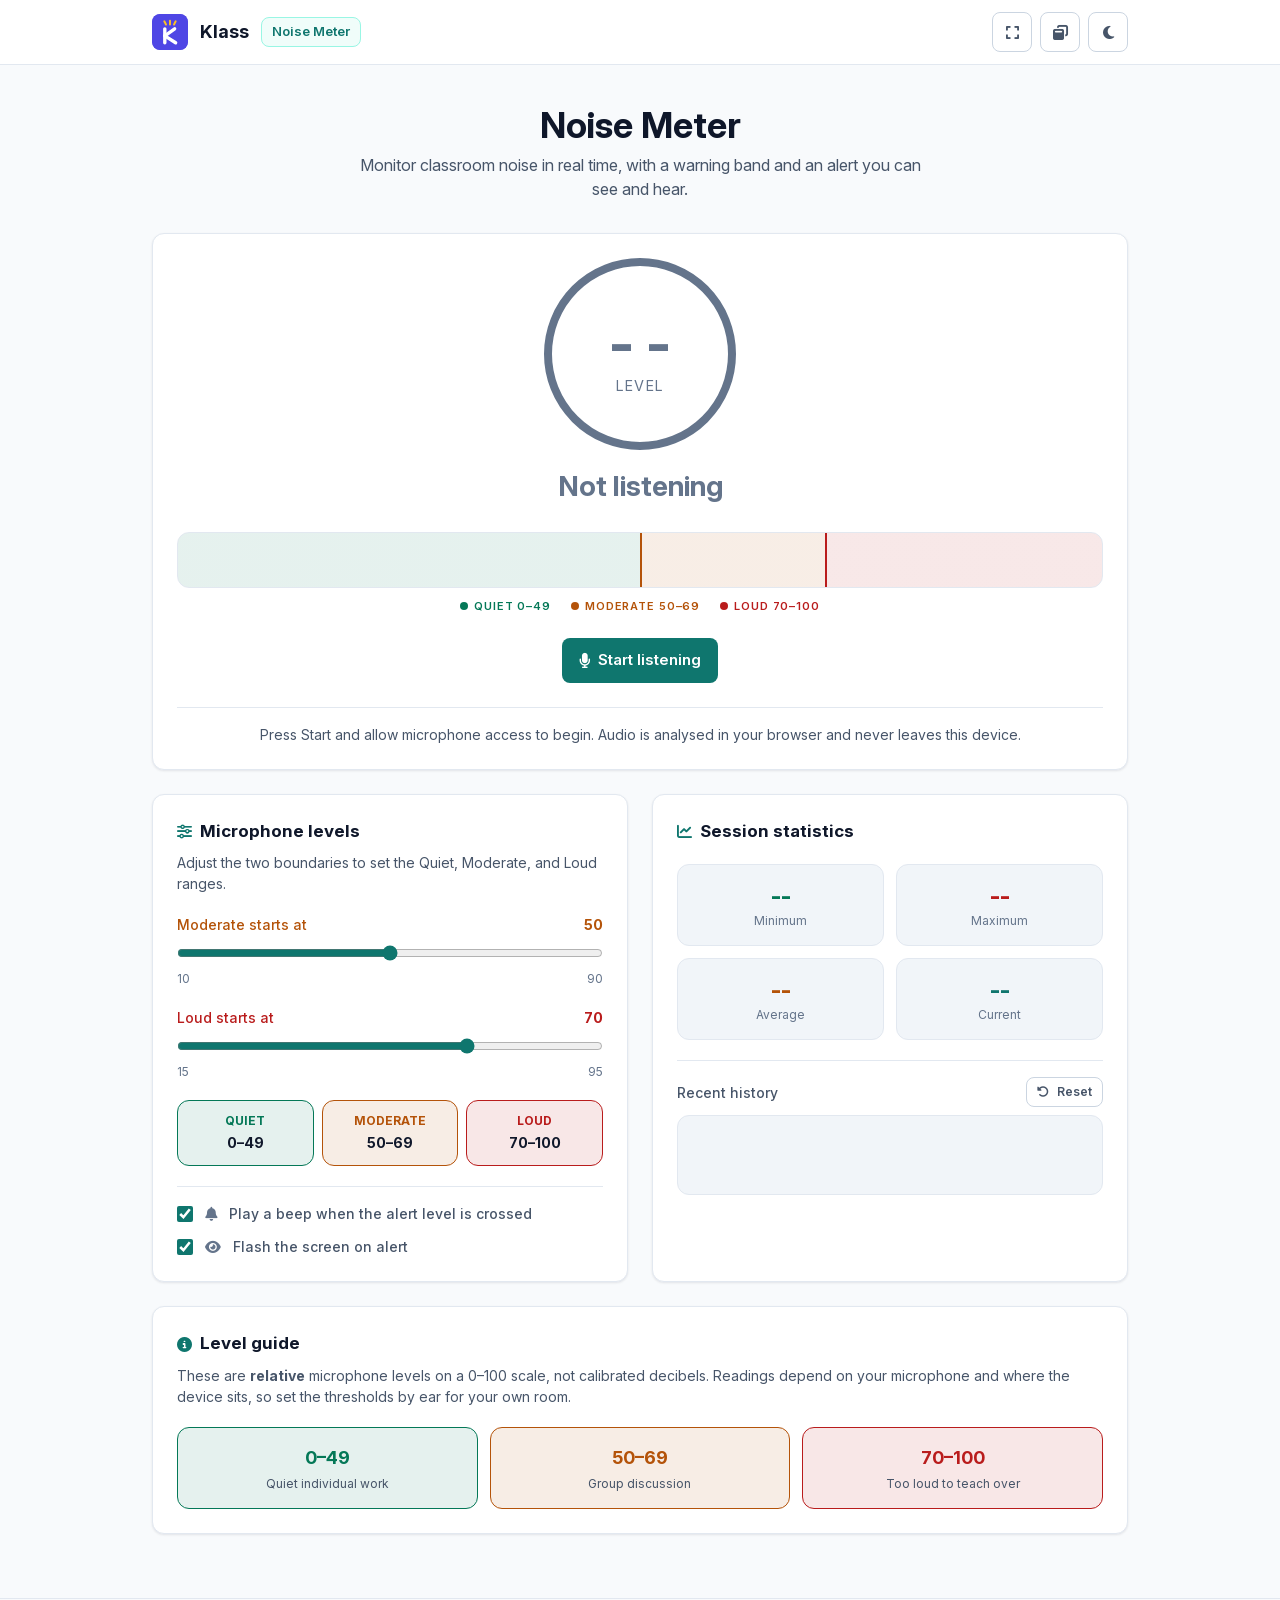
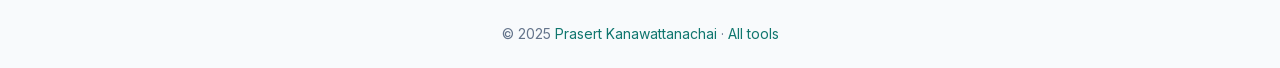
<file: KNoise.html>
<!DOCTYPE html>
<html lang="en" data-app="knoise">
<head>
    <meta charset="UTF-8">
    <meta name="viewport" content="width=device-width, initial-scale=1.0">
    <title>Noise Meter – Klass</title>
    <meta name="description" content="Monitor classroom noise levels in real time with visual and audible feedback.">
    <meta name="theme-color" content="#4f46e5">
    <link rel="manifest" href="manifest.webmanifest">
    <link rel="icon" type="image/png" href="icons/favicon-64.png">
    <link rel="apple-touch-icon" href="icons/apple-touch-icon.png">
    <link rel="stylesheet" href="assets/fonts/inter.css">
    <link rel="stylesheet" href="assets/fontawesome/css/all.min.css">
    <link rel="stylesheet" href="assets/klass.css">
    <link rel="stylesheet" href="assets/accents.css">
    <script src="assets/tailwind.js"></script>
    <script src="assets/theme.js"></script>
    <style>
        /* Three semantic level bands, independent of the page's teal accent —
           the meter must read green/amber/red no matter what the app accent is.
           Same local-custom-property approach as KAssignTeam's .g0–.g9 hues. */
        .bands {
            --lvl-quiet: #047857;
            --lvl-quiet-soft: rgb(4 120 87 / 0.10);
            --lvl-moderate: #b45309;
            --lvl-moderate-soft: rgb(180 83 9 / 0.10);
            --lvl-loud: #b91c1c;
            --lvl-loud-soft: rgb(185 28 28 / 0.10);
        }
        html.dark .bands {
            --lvl-quiet: #34d399;
            --lvl-quiet-soft: rgb(52 211 153 / 0.12);
            --lvl-moderate: #fbbf24;
            --lvl-moderate-soft: rgb(251 191 36 / 0.12);
            --lvl-loud: #f87171;
            --lvl-loud-soft: rgb(248 113 113 / 0.12);
        }

        /* Whichever band the current level falls in; set on #meterStage by JS. */
        .band-quiet { --band: var(--lvl-quiet); --band-soft: var(--lvl-quiet-soft); }
        .band-moderate { --band: var(--lvl-moderate); --band-soft: var(--lvl-moderate-soft); }
        .band-loud { --band: var(--lvl-loud); --band-soft: var(--lvl-loud-soft); }
        .band-idle { --band: var(--text-faint); --band-soft: transparent; }

        /* ---- Dial ---- */
        /* Every size derives from --dial-size, so the focus overlay scales the
           whole stage by overriding that one value. */
        #meterStage { --dial-size: 12rem; }
        .dial {
            width: var(--dial-size);
            height: var(--dial-size);
            border: 0.5rem solid var(--band);
            border-radius: 9999px;
            background-color: var(--band-soft);
            transition: border-color 0.2s ease, background-color 0.2s ease;
        }
        .dial-number {
            font-size: calc(var(--dial-size) * 0.3);
            font-weight: 700;
            line-height: 1.1;
            color: var(--band);
            font-variant-numeric: tabular-nums;
        }
        .dial-caption {
            font-size: calc(var(--dial-size) * 0.075);
            color: var(--text-faint);
            letter-spacing: 0.08em;
            text-transform: uppercase;
        }
        .status-text {
            font-size: calc(var(--dial-size) * 0.145);
            font-weight: 700;
            color: var(--band);
        }

        /* ---- Band meter ---- */
        .meter-track {
            position: relative;
            height: 3.5rem;
            border-radius: 0.75rem;
            border: 1px solid var(--border);
            overflow: hidden;
            /* Zone tints follow the sliders; JS keeps --warn-pct/--alert-pct current. */
            background: linear-gradient(to right,
                var(--lvl-quiet-soft) 0 var(--warn-pct, 50%),
                var(--lvl-moderate-soft) var(--warn-pct, 50%) var(--alert-pct, 70%),
                var(--lvl-loud-soft) var(--alert-pct, 70%) 100%);
        }
        .meter-fill {
            position: absolute;
            inset: 0 auto 0 0;
            background-color: var(--band);
            opacity: 0.85;
            transition: width 0.05s ease-out, background-color 0.2s ease;
        }
        .meter-mark {
            position: absolute;
            top: 0;
            bottom: 0;
            width: 2px;
            transition: left 0.15s ease;
        }
        .meter-mark.warn { background-color: var(--lvl-moderate); }
        .meter-mark.alert { background-color: var(--lvl-loud); }
        /* A legend below the track rather than labels inside it: the zone
           boundaries move with the sliders, so in-track text would drift away
           from the zone it names (and collide once two thresholds sit close). */
        .meter-legend {
            display: flex;
            flex-wrap: wrap;
            justify-content: center;
            gap: 1.25rem;
            margin-top: 0.625rem;
            font-size: 0.6875rem;
            font-weight: 600;
            letter-spacing: 0.08em;
            color: var(--text-faint);
        }
        .meter-legend span {
            display: inline-flex;
            align-items: center;
            gap: 0.375rem;
        }
        .meter-legend span::before {
            content: "";
            width: 0.5rem;
            height: 0.5rem;
            border-radius: 9999px;
            background-color: currentColor;
        }

        /* ---- Compact meter (Document PiP / in-page fallback) ---- */
        .noise-compact-root {
            position: relative;
            box-sizing: border-box;
            width: 100%;
            height: 100%;
            display: flex;
            flex-direction: column;
            justify-content: center;
            gap: 0.75rem;
            padding: 1rem;
            background-color: var(--bg);
            color: var(--text);
            overflow: hidden;
        }
        .compact-reading {
            display: flex;
            align-items: baseline;
            gap: 0.75rem;
            min-width: 0;
            padding-right: 1.5rem;
        }
        .compact-level {
            color: var(--band);
            font-size: 1.75rem;
            font-weight: 700;
            line-height: 1;
            font-variant-numeric: tabular-nums;
        }
        .compact-status {
            color: var(--band);
            font-size: 0.875rem;
            font-weight: 700;
            overflow: hidden;
            text-overflow: ellipsis;
            white-space: nowrap;
        }
        .compact-meter { height: 1.5rem; }
        .compact-close {
            position: absolute;
            top: 0.35rem;
            right: 0.35rem;
            width: 1.75rem;
            height: 1.75rem;
            border: 0;
            border-radius: 0.375rem;
            background: transparent;
            color: var(--text-faint);
            cursor: pointer;
            opacity: 0.5;
        }
        .compact-close:hover {
            background-color: var(--surface-2);
            opacity: 1;
        }
        .noise-compact-overlay {
            position: fixed;
            top: 1.25rem;
            right: 1.25rem;
            z-index: 220;
            width: min(22.5rem, calc(100vw - 2.5rem));
            height: 7rem;
            border: 1px solid var(--border);
            border-radius: 0.75rem;
            box-shadow: 0 0.5rem 1.5rem rgb(0 0 0 / 0.3);
            overflow: hidden;
        }

        /* ---- History strip ---- */
        .history {
            height: 5rem;
            border-radius: 0.75rem;
            background-color: var(--surface-2);
            border: 1px solid var(--border);
            display: flex;
            align-items: flex-end;
            gap: 1px;
            padding: 0.25rem;
            overflow: hidden;
        }
        .history-bar {
            flex: 1;
            min-width: 1px;
            border-radius: 1px;
        }

        /* ---- Alerts ---- */
        @keyframes pulse-alert {
            0%, 100% { transform: scale(1); }
            50% { transform: scale(1.04); }
        }
        .alert-pulse { animation: pulse-alert 0.6s ease-in-out infinite; }

        @keyframes glow-alert {
            0%, 100% { box-shadow: 0 0 0 0 transparent; }
            50% { box-shadow: 0 0 2.5rem 0 var(--band); }
        }
        .alert-glow { animation: glow-alert 1s ease-in-out infinite; }

        /* Screen flash lives on its own overlay so it never fights the theme
           tokens on <body>, and is driven on the same cooldown as the beep. */
        #flashOverlay {
            position: fixed;
            inset: 0;
            z-index: 200;
            pointer-events: none;
            background-color: var(--lvl-loud);
            opacity: 0;
            transition: opacity 0.18s ease;
        }
        #flashOverlay.on { opacity: 0.18; }

        /* ---- Projector focus mode (same overlay pattern as the other tools) ---- */
        /* #meterStage is reparented into .focus-content while open, so the live
           meter keeps updating the very same nodes. */
        .focus-overlay {
            position: fixed;
            inset: 0;
            z-index: 100;
            background: var(--bg);
            display: flex;
            align-items: center;
            justify-content: center;
            animation: fadein 0.25s ease forwards;
        }
        .focus-overlay[hidden] { display: none; }
        @keyframes fadein {
            from { opacity: 0; }
            to { opacity: 1; }
        }
        .focus-content {
            width: min(1400px, 92vw);
        }
        .focus-content #meterStage { --dial-size: min(46vmin, 26rem); }
        .focus-content .meter-track { height: 5rem; }
        .exit-focus {
            position: absolute;
            top: 16px;
            right: 16px;
            opacity: 0.5;
        }
        .exit-focus:hover { opacity: 1; }

        @media (prefers-reduced-motion: reduce) {
            .focus-overlay { animation: none; }
            .alert-pulse, .alert-glow { animation: none; }
        }
    </style>
</head>
<body class="font-sans min-h-screen flex flex-col bands">
    <nav class="k-nav">
        <div class="container mx-auto max-w-5xl px-6 h-16 flex items-center justify-between">
            <div class="flex items-center gap-3">
                <a href="index.html" class="flex items-center gap-3">
                    <img class="k-logo" src="icons/icon.svg" alt="">
                    <span class="text-lg font-bold">Klass</span>
                </a>
                <span class="k-badge">Noise Meter</span>
            </div>
            <div class="flex items-center gap-2">
                <button id="focusBtn" class="k-btn k-btn-secondary k-btn-icon" aria-label="Focus mode" title="Focus mode">
                    <i class="fa-solid fa-expand"></i>
                </button>
                <button id="compactBtn" class="k-btn k-btn-secondary k-btn-icon" aria-label="Compact mode" aria-pressed="false" title="Compact mode (F9)">
                    <i class="fa-solid fa-window-restore"></i>
                </button>
                <button id="themeToggle" class="k-btn k-btn-secondary k-btn-icon" aria-label="Toggle dark mode" title="Toggle dark mode">
                    <i class="fa-solid fa-moon"></i>
                </button>
            </div>
        </div>
    </nav>

    <header class="container mx-auto max-w-5xl px-6 pt-10 pb-8 text-center">
        <h1 class="text-3xl md:text-4xl font-bold mb-2">Noise Meter</h1>
        <p class="k-status text-base max-w-xl mx-auto">Monitor classroom noise in real time, with a warning band and an alert you can see and hear.</p>
    </header>

    <main class="flex-1 container mx-auto max-w-5xl px-6 pb-16">
        <div class="space-y-6">

            <div class="k-card p-6">
                <div id="meterStage" class="band-idle">
                    <div class="flex flex-col items-center gap-4">
                        <div id="dial" class="dial flex items-center justify-center">
                            <div class="text-center">
                                <div id="levelNumber" class="dial-number">--</div>
                                <div class="dial-caption">Level</div>
                            </div>
                        </div>
                        <div id="statusText" class="status-text">Not listening</div>
                    </div>

                    <div class="meter-track mt-6" id="meterTrack">
                        <div id="meterFill" class="meter-fill" style="width: 0%"></div>
                        <div id="warnMark" class="meter-mark warn" style="left: 50%"></div>
                        <div id="alertMark" class="meter-mark alert" style="left: 70%"></div>
                    </div>
                    <div class="meter-legend">
                        <span id="quietLegend" style="color: var(--lvl-quiet)">QUIET 0–49</span>
                        <span id="moderateLegend" style="color: var(--lvl-moderate)">MODERATE 50–69</span>
                        <span id="loudLegend" style="color: var(--lvl-loud)">LOUD 70–100</span>
                    </div>

                    <div class="flex justify-center gap-3 mt-6">
                        <button id="startBtn" class="k-btn k-btn-primary">
                            <i class="fa-solid fa-microphone"></i>Start listening
                        </button>
                        <button id="stopBtn" class="k-btn k-btn-danger hidden">
                            <i class="fa-solid fa-stop"></i>Stop
                        </button>
                    </div>
                </div>

                <div id="statusBar" class="k-status mt-6 pt-4 text-center" style="border-top: 1px solid var(--border);" role="status">
                    Press Start and allow microphone access to begin. Audio is analysed in your browser and never leaves this device.
                </div>
            </div>

            <div class="grid gap-6 lg:grid-cols-2">
                <div class="k-card p-6">
                    <h2 class="k-card-title mb-2"><i class="fa-solid fa-sliders"></i>Microphone levels</h2>
                    <p id="thresholdHelp" class="k-status mb-5">Adjust the two boundaries to set the Quiet, Moderate, and Loud ranges.</p>

                    <div class="space-y-5">
                        <div>
                            <div class="flex justify-between items-center mb-2">
                                <label for="warnThreshold" class="k-label" style="color: var(--lvl-moderate)">Moderate starts at</label>
                                <span id="warnValue" class="text-sm font-bold" style="color: var(--lvl-moderate)">50</span>
                            </div>
                            <input type="range" id="warnThreshold" min="10" max="90" value="50" class="k-range w-full" aria-describedby="thresholdHelp">
                            <div class="flex justify-between text-xs t-faint mt-1"><span>10</span><span>90</span></div>
                        </div>

                        <div>
                            <div class="flex justify-between items-center mb-2">
                                <label for="alertThreshold" class="k-label" style="color: var(--lvl-loud)">Loud starts at</label>
                                <span id="alertValue" class="text-sm font-bold" style="color: var(--lvl-loud)">70</span>
                            </div>
                            <input type="range" id="alertThreshold" min="15" max="95" value="70" class="k-range w-full" aria-describedby="thresholdHelp">
                            <div class="flex justify-between text-xs t-faint mt-1"><span>15</span><span>95</span></div>
                        </div>

                        <div class="grid grid-cols-3 gap-2" aria-live="polite">
                            <div class="k-stage p-3 text-center" style="border-color: var(--lvl-quiet); background-color: var(--lvl-quiet-soft);">
                                <div class="text-xs font-bold" style="color: var(--lvl-quiet)">QUIET</div>
                                <div id="quietRange" class="text-sm font-bold mt-1">0–49</div>
                            </div>
                            <div class="k-stage p-3 text-center" style="border-color: var(--lvl-moderate); background-color: var(--lvl-moderate-soft);">
                                <div class="text-xs font-bold" style="color: var(--lvl-moderate)">MODERATE</div>
                                <div id="moderateRange" class="text-sm font-bold mt-1">50–69</div>
                            </div>
                            <div class="k-stage p-3 text-center" style="border-color: var(--lvl-loud); background-color: var(--lvl-loud-soft);">
                                <div class="text-xs font-bold" style="color: var(--lvl-loud)">LOUD</div>
                                <div id="loudRange" class="text-sm font-bold mt-1">70–100</div>
                            </div>
                        </div>

                        <div class="pt-4 space-y-3" style="border-top: 1px solid var(--border);">
                            <label class="flex items-center gap-3 k-label cursor-pointer">
                                <input type="checkbox" id="soundAlert" checked class="k-check">
                                <i class="fa-solid fa-bell t-faint"></i>
                                Play a beep when the alert level is crossed
                            </label>
                            <label class="flex items-center gap-3 k-label cursor-pointer">
                                <input type="checkbox" id="visualAlert" checked class="k-check">
                                <i class="fa-solid fa-eye t-faint"></i>
                                Flash the screen on alert
                            </label>
                        </div>
                    </div>
                </div>

                <div class="k-card p-6">
                    <h2 class="k-card-title mb-5"><i class="fa-solid fa-chart-line"></i>Session statistics</h2>

                    <div class="grid grid-cols-2 gap-3 mb-5">
                        <div class="k-stage p-4 text-center">
                            <div id="minLevel" class="text-2xl font-bold" style="color: var(--lvl-quiet)">--</div>
                            <div class="text-xs t-faint">Minimum</div>
                        </div>
                        <div class="k-stage p-4 text-center">
                            <div id="maxLevel" class="text-2xl font-bold" style="color: var(--lvl-loud)">--</div>
                            <div class="text-xs t-faint">Maximum</div>
                        </div>
                        <div class="k-stage p-4 text-center">
                            <div id="avgLevel" class="text-2xl font-bold" style="color: var(--lvl-moderate)">--</div>
                            <div class="text-xs t-faint">Average</div>
                        </div>
                        <div class="k-stage p-4 text-center">
                            <div id="currentLevel" class="text-2xl font-bold t-accent">--</div>
                            <div class="text-xs t-faint">Current</div>
                        </div>
                    </div>

                    <div class="pt-4" style="border-top: 1px solid var(--border);">
                        <div class="flex justify-between items-center mb-2">
                            <span class="k-label">Recent history</span>
                            <button id="resetStats" class="k-btn k-btn-secondary text-xs" style="padding: 0.375rem 0.625rem;">
                                <i class="fa-solid fa-rotate-left"></i>Reset
                            </button>
                        </div>
                        <div id="history" class="history"></div>
                    </div>
                </div>
            </div>

            <div class="k-card p-6">
                <h2 class="k-card-title mb-2"><i class="fa-solid fa-circle-info"></i>Level guide</h2>
                <p class="k-status mb-5">These are <strong>relative</strong> microphone levels on a 0–100 scale, not calibrated decibels. Readings depend on your microphone and where the device sits, so set the thresholds by ear for your own room.</p>
                <div class="grid grid-cols-1 md:grid-cols-3 gap-3">
                    <div class="k-stage p-4 text-center" style="border-color: var(--lvl-quiet); background-color: var(--lvl-quiet-soft);">
                        <div id="quietGuideRange" class="text-lg font-bold mb-1" style="color: var(--lvl-quiet)">0–49</div>
                        <div class="text-xs t-muted">Quiet individual work</div>
                    </div>
                    <div class="k-stage p-4 text-center" style="border-color: var(--lvl-moderate); background-color: var(--lvl-moderate-soft);">
                        <div id="moderateGuideRange" class="text-lg font-bold mb-1" style="color: var(--lvl-moderate)">50–69</div>
                        <div class="text-xs t-muted">Group discussion</div>
                    </div>
                    <div class="k-stage p-4 text-center" style="border-color: var(--lvl-loud); background-color: var(--lvl-loud-soft);">
                        <div id="loudGuideRange" class="text-lg font-bold mb-1" style="color: var(--lvl-loud)">70–100</div>
                        <div class="text-xs t-muted">Too loud to teach over</div>
                    </div>
                </div>
            </div>
        </div>
    </main>

    <footer class="k-footer">
        <div class="container mx-auto max-w-5xl px-6 py-6 text-center">
            <span>&copy; 2025 <a href="https://github.com/prasertcbs" target="_blank" rel="noopener" class="t-accent hover:underline">Prasert Kanawattanachai</a> &middot; <a href="index.html" class="t-accent hover:underline">All tools</a></span>
        </div>
    </footer>

    <div id="flashOverlay" aria-hidden="true"></div>

    <!-- Projector focus mode: #meterStage is moved in here while open -->
    <div id="focusOverlay" class="focus-overlay" hidden>
        <div id="focusContent" class="focus-content"></div>
        <button id="exitFocusBtn" class="k-btn k-btn-secondary exit-focus">✕ Exit (Esc)</button>
    </div>

    <!-- Cloned into an always-on-top Document PiP window, or a page overlay fallback. -->
    <template id="compactTemplate">
        <div class="noise-compact-root bands band-idle">
            <div class="compact-reading">
                <span class="compact-level" data-compact-level>--</span>
                <span class="compact-status" data-compact-status>Not listening</span>
            </div>
            <div class="meter-track compact-meter" data-compact-track>
                <div class="meter-fill" data-compact-fill style="width: 0%"></div>
                <div class="meter-mark warn" data-compact-warn style="left: 50%"></div>
                <div class="meter-mark alert" data-compact-alert style="left: 70%"></div>
            </div>
            <button class="compact-close" data-compact-close aria-label="Exit compact mode" title="Exit compact mode">✕</button>
        </div>
    </template>

    <script>
        const $ = (id) => document.getElementById(id);

        const els = {
            stage: $('meterStage'),
            dial: $('dial'),
            levelNumber: $('levelNumber'),
            statusText: $('statusText'),
            meterTrack: $('meterTrack'),
            meterFill: $('meterFill'),
            warnMark: $('warnMark'),
            alertMark: $('alertMark'),
            startBtn: $('startBtn'),
            stopBtn: $('stopBtn'),
            statusBar: $('statusBar'),
            warnThreshold: $('warnThreshold'),
            alertThreshold: $('alertThreshold'),
            warnValue: $('warnValue'),
            alertValue: $('alertValue'),
            quietRange: $('quietRange'),
            moderateRange: $('moderateRange'),
            loudRange: $('loudRange'),
            quietLegend: $('quietLegend'),
            moderateLegend: $('moderateLegend'),
            loudLegend: $('loudLegend'),
            quietGuideRange: $('quietGuideRange'),
            moderateGuideRange: $('moderateGuideRange'),
            loudGuideRange: $('loudGuideRange'),
            soundAlert: $('soundAlert'),
            visualAlert: $('visualAlert'),
            minLevel: $('minLevel'),
            maxLevel: $('maxLevel'),
            avgLevel: $('avgLevel'),
            currentLevel: $('currentLevel'),
            history: $('history'),
            resetStats: $('resetStats'),
            flashOverlay: $('flashOverlay'),
            focusBtn: $('focusBtn'),
            focusOverlay: $('focusOverlay'),
            focusContent: $('focusContent'),
            exitFocusBtn: $('exitFocusBtn'),
            compactBtn: $('compactBtn'),
            compactTemplate: $('compactTemplate'),
        };

        const HISTORY_LENGTH = 90;
        const ALERT_COOLDOWN_MS = 2000;
        const MIN_THRESHOLD_GAP = 5;

        let audioCtx = null;
        let analyser = null;
        let source = null;
        let stream = null;          // kept so stop() can actually release the mic
        let frequencyData = null;
        let animationId = null;
        let isRunning = false;
        let lastAlertTime = 0;
        let lastLevel = null;

        let isCompactMode = false;
        let pipWindow = null;
        let compactOverlay = null;
        let compactEls = null;

        let history = [];
        let minLevel = Infinity;
        let maxLevel = -Infinity;
        let totalLevel = 0;
        let sampleCount = 0;

        /* ---- Settings ---- */

        const STORAGE_KEY = 'knoise.settings.v1';

        function saveSettings() {
            try {
                localStorage.setItem(STORAGE_KEY, JSON.stringify({
                    warn: Number(els.warnThreshold.value),
                    alert: Number(els.alertThreshold.value),
                    sound: els.soundAlert.checked,
                    flash: els.visualAlert.checked,
                }));
            } catch { /* storage may be unavailable; settings are non-essential */ }
        }

        function restoreSettings() {
            let saved = {};
            try {
                saved = JSON.parse(localStorage.getItem(STORAGE_KEY) || '{}');
            } catch { /* ignore malformed state */ }

            if (Number.isFinite(saved.warn)) els.warnThreshold.value = saved.warn;
            if (Number.isFinite(saved.alert)) els.alertThreshold.value = saved.alert;
            if (typeof saved.sound === 'boolean') els.soundAlert.checked = saved.sound;
            if (typeof saved.flash === 'boolean') els.visualAlert.checked = saved.flash;

            // Older or manually edited saved values may overlap. Keep all three
            // ranges usable before reflecting them in the UI.
            if (Number(els.alertThreshold.value) - Number(els.warnThreshold.value) < MIN_THRESHOLD_GAP) {
                els.alertThreshold.value = Math.min(
                    Number(els.alertThreshold.max),
                    Number(els.warnThreshold.value) + MIN_THRESHOLD_GAP
                );
                els.warnThreshold.value = Math.max(
                    Number(els.warnThreshold.min),
                    Number(els.alertThreshold.value) - MIN_THRESHOLD_GAP
                );
            }
        }

        /* ---- Thresholds ---- */

        // The sliders share the meter's 0–100 scale, so a threshold value maps
        // straight onto a percentage position along the track.
        function syncThresholds() {
            const warn = Number(els.warnThreshold.value);
            const alert = Number(els.alertThreshold.value);
            const quietText = `0–${warn - 1}`;
            const moderateText = `${warn}–${alert - 1}`;
            const loudText = `${alert}–100`;

            els.warnValue.textContent = warn;
            els.alertValue.textContent = alert;
            els.quietRange.textContent = quietText;
            els.moderateRange.textContent = moderateText;
            els.loudRange.textContent = loudText;
            els.quietLegend.textContent = `QUIET ${quietText}`;
            els.moderateLegend.textContent = `MODERATE ${moderateText}`;
            els.loudLegend.textContent = `LOUD ${loudText}`;
            els.quietGuideRange.textContent = quietText;
            els.moderateGuideRange.textContent = moderateText;
            els.loudGuideRange.textContent = loudText;
            els.warnMark.style.left = `${warn}%`;
            els.alertMark.style.left = `${alert}%`;
            els.meterTrack.style.setProperty('--warn-pct', `${warn}%`);
            els.meterTrack.style.setProperty('--alert-pct', `${alert}%`);

            if (compactEls) {
                compactEls.warnMark.style.left = `${warn}%`;
                compactEls.alertMark.style.left = `${alert}%`;
                compactEls.track.style.setProperty('--warn-pct', `${warn}%`);
                compactEls.track.style.setProperty('--alert-pct', `${alert}%`);
                renderCompact(lastLevel, lastLevel === null ? 'idle' : bandFor(lastLevel));
            }

            // Re-colour existing samples immediately when a boundary changes.
            renderHistory();
        }

        // The alert level must stay above the warning level; nudge whichever
        // slider the user is not currently dragging.
        els.warnThreshold.addEventListener('input', () => {
            if (Number(els.alertThreshold.value) - Number(els.warnThreshold.value) < MIN_THRESHOLD_GAP) {
                els.alertThreshold.value = Math.min(
                    Number(els.alertThreshold.max),
                    Number(els.warnThreshold.value) + MIN_THRESHOLD_GAP
                );
            }
            syncThresholds();
            saveSettings();
        });

        els.alertThreshold.addEventListener('input', () => {
            if (Number(els.alertThreshold.value) - Number(els.warnThreshold.value) < MIN_THRESHOLD_GAP) {
                els.warnThreshold.value = Math.max(
                    Number(els.warnThreshold.min),
                    Number(els.alertThreshold.value) - MIN_THRESHOLD_GAP
                );
            }
            syncThresholds();
            saveSettings();
        });

        els.soundAlert.addEventListener('change', saveSettings);
        els.visualAlert.addEventListener('change', saveSettings);

        /* ---- Capture ---- */

        function setStatus(message) {
            els.statusBar.textContent = message;
        }

        function setBand(band) {
            els.stage.className = `band-${band}`;
        }

        async function start() {
            if (isRunning) return;
            setStatus('Requesting microphone access…');
            try {
                stream = await navigator.mediaDevices.getUserMedia({ audio: true });
            } catch (err) {
                console.error('Microphone access denied:', err);
                setStatus('Microphone access was blocked. Allow it in your browser’s site settings, then press Start again.');
                return;
            }

            audioCtx = new (window.AudioContext || window.webkitAudioContext)();
            // Created inside the click handler so autoplay policy lets it run;
            // some browsers still hand it back suspended.
            if (audioCtx.state === 'suspended') await audioCtx.resume();

            analyser = audioCtx.createAnalyser();
            analyser.fftSize = 256;
            analyser.smoothingTimeConstant = 0.3;
            frequencyData = new Uint8Array(analyser.frequencyBinCount);

            source = audioCtx.createMediaStreamSource(stream);
            source.connect(analyser);

            isRunning = true;
            els.startBtn.classList.add('hidden');
            els.stopBtn.classList.remove('hidden');
            setStatus('Listening. Press Stop to release the microphone.');

            resetStats();
            analyze();
        }

        function stop() {
            isRunning = false;

            if (animationId) {
                cancelAnimationFrame(animationId);
                animationId = null;
            }
            if (source) {
                source.disconnect();
                source = null;
            }
            // The MediaStream — not the source node — owns the tracks, so this is
            // what actually turns off the browser's recording indicator.
            if (stream) {
                stream.getTracks().forEach((track) => track.stop());
                stream = null;
            }
            if (audioCtx) {
                audioCtx.close();
                audioCtx = null;
            }
            analyser = null;

            els.startBtn.classList.remove('hidden');
            els.stopBtn.classList.add('hidden');
            els.levelNumber.textContent = '--';
            els.currentLevel.textContent = '--';
            els.statusText.textContent = 'Not listening';
            els.statusText.classList.remove('alert-pulse');
            els.dial.classList.remove('alert-glow');
            els.meterFill.style.width = '0%';
            setBand('idle');
            lastLevel = null;
            renderCompact(null, 'idle');
            setStatus('Stopped. The microphone has been released.');
        }

        function analyze() {
            if (!isRunning) return;

            analyser.getByteFrequencyData(frequencyData);

            let sum = 0;
            for (let i = 0; i < frequencyData.length; i++) sum += frequencyData[i];
            const average = sum / frequencyData.length;

            // Relative 0–100 level, not calibrated dB SPL — see the level guide.
            const level = Math.min(100, Math.max(0, Math.round((average / 255) * 100 + 20)));

            updateDisplay(level);
            updateStats(level);
            updateHistory(level);

            animationId = requestAnimationFrame(analyze);
        }

        function bandFor(level) {
            if (level >= Number(els.alertThreshold.value)) return 'loud';
            if (level >= Number(els.warnThreshold.value)) return 'moderate';
            return 'quiet';
        }

        function updateDisplay(level) {
            els.levelNumber.textContent = level;
            els.currentLevel.textContent = level;
            els.meterFill.style.width = `${level}%`;

            const band = bandFor(level);
            lastLevel = level;
            setBand(band);
            renderCompact(level, band);

            if (band === 'loud') {
                els.statusText.textContent = 'Too loud';
                els.statusText.classList.add('alert-pulse');
                els.dial.classList.add('alert-glow');

                // Both alerts share one cooldown, so neither the beep nor the
                // flash can fire on every animation frame.
                if (Date.now() - lastAlertTime > ALERT_COOLDOWN_MS) {
                    lastAlertTime = Date.now();
                    if (els.soundAlert.checked) playAlert();
                    if (els.visualAlert.checked) flashScreen();
                }
            } else {
                els.statusText.textContent = band === 'moderate' ? 'Getting loud' : 'Quiet';
                els.statusText.classList.remove('alert-pulse');
                els.dial.classList.remove('alert-glow');
            }
        }

        function updateStats(level) {
            if (level < minLevel) {
                minLevel = level;
                els.minLevel.textContent = level;
            }
            if (level > maxLevel) {
                maxLevel = level;
                els.maxLevel.textContent = level;
            }
            totalLevel += level;
            sampleCount++;
            els.avgLevel.textContent = Math.round(totalLevel / sampleCount);
        }

        function updateHistory(level) {
            history.push(level);
            if (history.length > HISTORY_LENGTH) history.shift();

            renderHistory();
        }

        function renderHistory() {
            // Opacity is an inline style, not a Tailwind class — utility classes
            // built from a runtime value are never generated by the compiler.
            els.history.innerHTML = history
                .map((value, i) => {
                    const height = Math.max(4, value);
                    const opacity = (0.35 + (i / history.length) * 0.65).toFixed(2);
                    const color = `var(--lvl-${bandFor(value)})`;
                    return `<div class="history-bar" style="height:${height}%;opacity:${opacity};background-color:${color}"></div>`;
                })
                .join('');
        }

        function resetStats() {
            history = [];
            minLevel = Infinity;
            maxLevel = -Infinity;
            totalLevel = 0;
            sampleCount = 0;

            els.minLevel.textContent = '--';
            els.maxLevel.textContent = '--';
            els.avgLevel.textContent = '--';
            els.history.innerHTML = '';
        }

        /* ---- Alerts ---- */

        let flashTimer = null;

        function flashScreen() {
            els.flashOverlay.classList.add('on');
            clearTimeout(flashTimer);
            flashTimer = setTimeout(() => els.flashOverlay.classList.remove('on'), 180);
        }

        // Two short descending tones. Reuses the live capture context, which is
        // already unlocked by the Start gesture.
        function playAlert() {
            if (!audioCtx) return;

            const beep = (frequency, startOffset) => {
                const at = audioCtx.currentTime + startOffset;
                const oscillator = audioCtx.createOscillator();
                const gain = audioCtx.createGain();
                oscillator.type = 'sine';
                oscillator.frequency.value = frequency;
                // Ramped rather than switched, so the tone doesn't click.
                gain.gain.setValueAtTime(0.0001, at);
                gain.gain.exponentialRampToValueAtTime(0.2, at + 0.02);
                gain.gain.exponentialRampToValueAtTime(0.0001, at + 0.15);
                oscillator.connect(gain);
                gain.connect(audioCtx.destination);
                oscillator.start(at);
                oscillator.stop(at + 0.16);
            };

            beep(800, 0);
            beep(600, 0.2);
        }

        /* ---- Compact mode ---- */

        function makeCompactContent() {
            const root = els.compactTemplate.content.firstElementChild.cloneNode(true);
            const compact = {
                root,
                level: root.querySelector('[data-compact-level]'),
                status: root.querySelector('[data-compact-status]'),
                track: root.querySelector('[data-compact-track]'),
                fill: root.querySelector('[data-compact-fill]'),
                warnMark: root.querySelector('[data-compact-warn]'),
                alertMark: root.querySelector('[data-compact-alert]'),
            };
            root.querySelector('[data-compact-close]').addEventListener('click', closeCompact);
            return compact;
        }

        function renderCompact(level, band) {
            if (!compactEls) return;

            compactEls.root.classList.remove('band-idle', 'band-quiet', 'band-moderate', 'band-loud');
            compactEls.root.classList.add(`band-${band}`);
            compactEls.level.textContent = level === null ? '--' : level;
            compactEls.fill.style.width = level === null ? '0%' : `${level}%`;
            compactEls.status.textContent = level === null
                ? 'Not listening'
                : band === 'loud' ? 'Too loud' : band === 'moderate' ? 'Getting loud' : 'Quiet';
            compactEls.status.classList.toggle('alert-pulse', band === 'loud');
        }

        async function toggleCompactMode() {
            if (isCompactMode) {
                closeCompact();
                return;
            }
            if (!els.focusOverlay.hidden) exitFocus();

            const content = makeCompactContent();

            if (window.documentPictureInPicture) {
                try {
                    pipWindow = await window.documentPictureInPicture.requestWindow({ width: 360, height: 120 });
                    copyStyles(pipWindow.document);
                    pipWindow.document.documentElement.classList.toggle(
                        'dark',
                        document.documentElement.classList.contains('dark')
                    );
                    pipWindow.document.body.style.margin = '0';
                    pipWindow.document.body.appendChild(content.root);
                    compactEls = { ...content, doc: pipWindow.document };
                    isCompactMode = true;
                    els.compactBtn.setAttribute('aria-pressed', 'true');
                    pipWindow.addEventListener('pagehide', onCompactWindowClosed, { once: true });
                    syncThresholds();
                    renderCompact(lastLevel, lastLevel === null ? 'idle' : bandFor(lastLevel));
                    return;
                } catch {
                    pipWindow = null;
                    // The browser denied PiP; use the in-page top-right fallback.
                }
            }

            compactOverlay = document.createElement('div');
            compactOverlay.className = 'noise-compact-overlay';
            compactOverlay.appendChild(content.root);
            document.body.appendChild(compactOverlay);
            compactEls = { ...content, doc: null };
            isCompactMode = true;
            els.compactBtn.setAttribute('aria-pressed', 'true');
            syncThresholds();
            renderCompact(lastLevel, lastLevel === null ? 'idle' : bandFor(lastLevel));
        }

        function copyStyles(doc) {
            for (const sheet of document.styleSheets) {
                try {
                    const rules = Array.from(sheet.cssRules).map((rule) => rule.cssText).join('\n');
                    const style = doc.createElement('style');
                    style.textContent = rules;
                    doc.head.appendChild(style);
                } catch {
                    if (!sheet.href) continue;
                    const link = doc.createElement('link');
                    link.rel = 'stylesheet';
                    link.href = sheet.href;
                    doc.head.appendChild(link);
                }
            }
        }

        function onCompactWindowClosed() {
            pipWindow = null;
            compactEls = null;
            isCompactMode = false;
            els.compactBtn.setAttribute('aria-pressed', 'false');
        }

        function closeCompact() {
            if (pipWindow) {
                pipWindow.close();
                pipWindow = null;
            }
            if (compactOverlay) {
                compactOverlay.remove();
                compactOverlay = null;
            }
            compactEls = null;
            isCompactMode = false;
            els.compactBtn.setAttribute('aria-pressed', 'false');
        }

        /* ---- Focus mode ---- */

        // The stage is reparented (not cloned) so the running meter keeps
        // driving the same nodes, and the Start/Stop buttons come with it.
        const stageHome = els.stage.parentElement;

        function enterFocus() {
            if (isCompactMode) closeCompact();
            els.focusContent.appendChild(els.stage);
            els.focusOverlay.hidden = false;
        }

        function exitFocus() {
            stageHome.insertBefore(els.stage, stageHome.firstChild);
            els.focusOverlay.hidden = true;
        }

        els.focusBtn.addEventListener('click', enterFocus);
        els.exitFocusBtn.addEventListener('click', exitFocus);
        els.compactBtn.addEventListener('click', toggleCompactMode);

        /* ---- Wiring ---- */

        els.startBtn.addEventListener('click', start);
        els.stopBtn.addEventListener('click', stop);
        els.resetStats.addEventListener('click', resetStats);

        document.addEventListener('keydown', (e) => {
            if (e.key === 'Escape' && !els.focusOverlay.hidden) {
                exitFocus();
                return;
            }
            if (e.key === 'Escape' && isCompactMode) {
                closeCompact();
                return;
            }
            // Don't hijack the spacebar while a slider or field has focus.
            const active = document.activeElement;
            if (active && ['INPUT', 'TEXTAREA', 'SELECT'].includes(active.tagName)) return;
            if (e.key === 'F9') {
                e.preventDefault();
                toggleCompactMode();
                return;
            }
            if (e.code === 'Space') {
                e.preventDefault();
                isRunning ? stop() : start();
            }
        });

        restoreSettings();
        syncThresholds();

        new MutationObserver(() => {
            if (!compactEls?.doc) return;
            compactEls.doc.documentElement.classList.toggle(
                'dark',
                document.documentElement.classList.contains('dark')
            );
        }).observe(document.documentElement, { attributes: true, attributeFilter: ['class'] });
    </script>
    <script src="assets/app.js"></script>
</body>
</html>
</file>
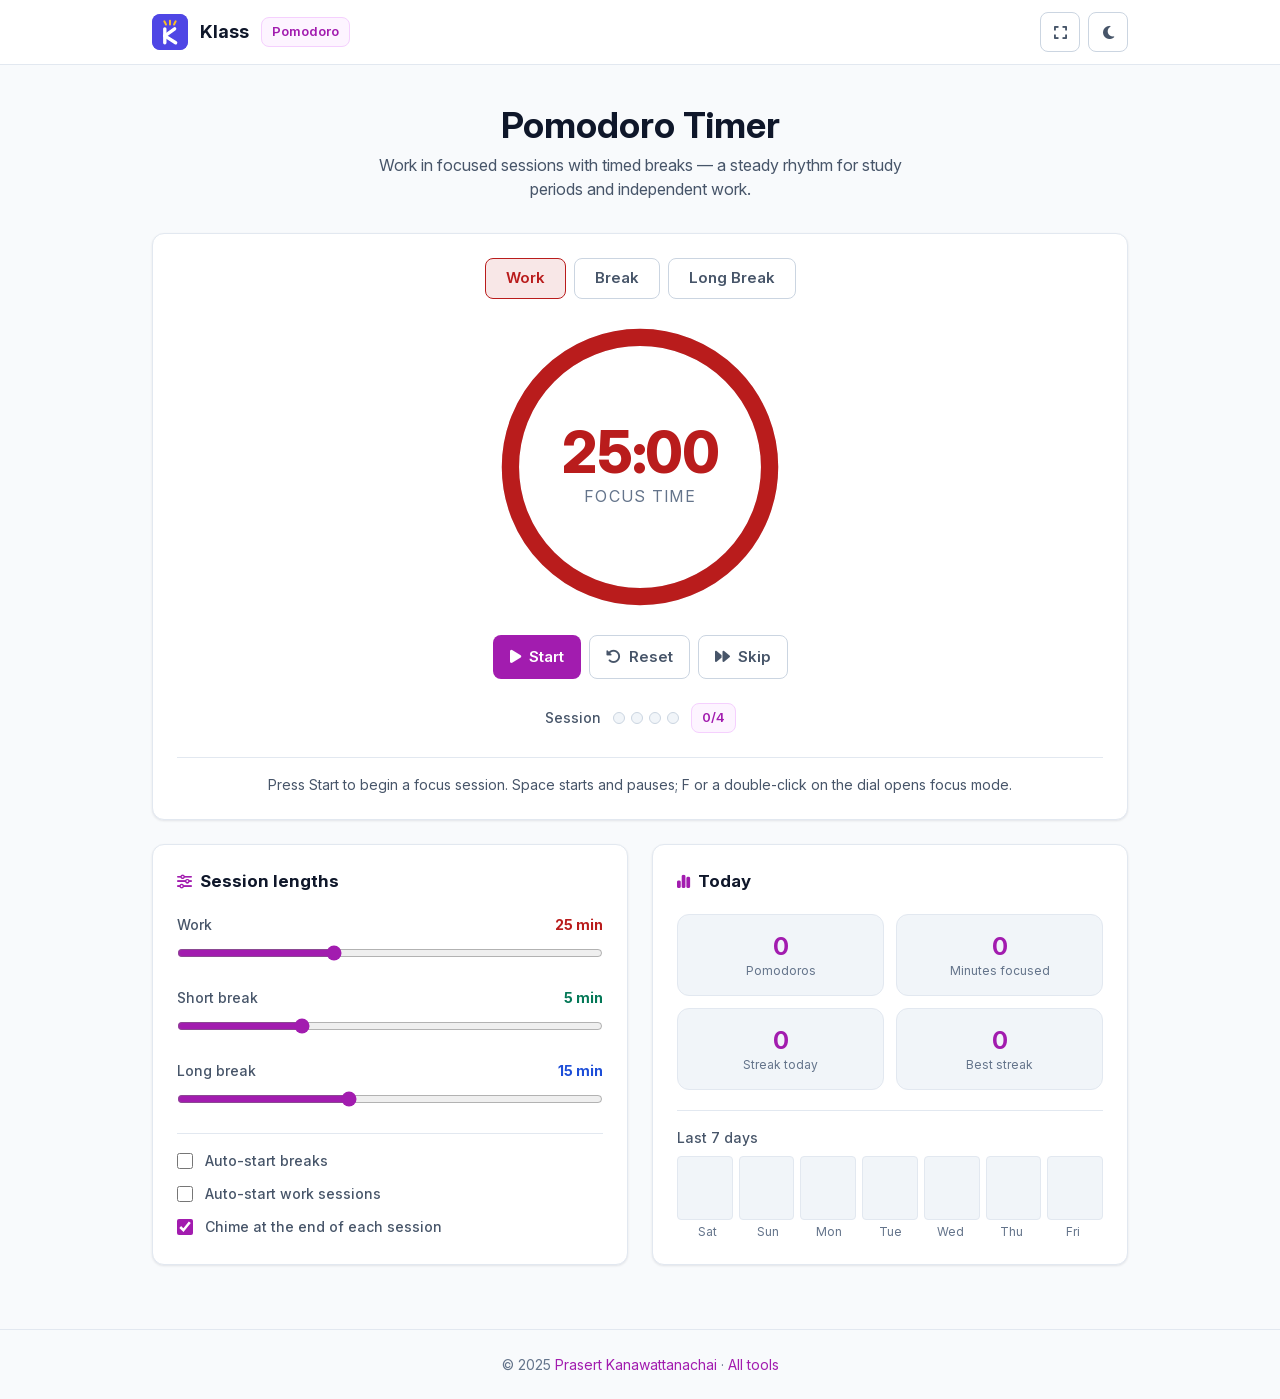
<file: KPomodoro.html>
<!DOCTYPE html>
<html lang="en" data-app="kpomodoro">
<head>
    <meta charset="UTF-8">
    <meta name="viewport" content="width=device-width, initial-scale=1.0">
    <title>Pomodoro Timer – Klass</title>
    <meta name="description" content="Run focused work sessions with timed breaks, session tracking, and daily stats.">
    <meta name="theme-color" content="#4f46e5">
    <link rel="manifest" href="manifest.webmanifest">
    <link rel="icon" type="image/png" href="icons/favicon-64.png">
    <link rel="apple-touch-icon" href="icons/apple-touch-icon.png">
    <link rel="stylesheet" href="assets/fonts/inter.css">
    <link rel="stylesheet" href="assets/fontawesome/css/all.min.css">
    <link rel="stylesheet" href="assets/klass.css">
    <link rel="stylesheet" href="assets/accents.css">
    <script src="assets/tailwind.js"></script>
    <script src="assets/theme.js"></script>
    <style>
        /* Work / Break / Long Break colors, independent of the fuchsia accent —
           the mode must read red/green/blue whatever the app accent is. Same
           local-custom-property approach as KNoise's level bands. */
        .modes {
            --mode-work: #b91c1c;
            --mode-work-soft: rgb(185 28 28 / 0.10);
            --mode-break: #047857;
            --mode-break-soft: rgb(4 120 87 / 0.10);
            --mode-long: #1d4ed8;
            --mode-long-soft: rgb(29 78 216 / 0.10);
        }
        html.dark .modes {
            --mode-work: #f87171;
            --mode-work-soft: rgb(248 113 113 / 0.12);
            --mode-break: #34d399;
            --mode-break-soft: rgb(52 211 153 / 0.12);
            --mode-long: #60a5fa;
            --mode-long-soft: rgb(96 165 250 / 0.12);
        }

        /* The active mode, set on #timerStage by JS. */
        .mode-work { --mode: var(--mode-work); --mode-soft: var(--mode-work-soft); }
        .mode-break { --mode: var(--mode-break); --mode-soft: var(--mode-break-soft); }
        .mode-long { --mode: var(--mode-long); --mode-soft: var(--mode-long-soft); }

        /* ---- Mode tabs ---- */
        /* Static classes only: the previous build interpolated Tailwind class
           names at runtime, which the compiler never sees. */
        .mode-tab {
            padding: 0.5rem 1.25rem;
            border-radius: 0.5rem;
            border: 1px solid var(--border-strong);
            background-color: var(--surface);
            color: var(--text-muted);
            font-weight: 600;
            font-size: 0.9375rem;
            cursor: pointer;
            transition: background-color 0.15s ease, border-color 0.15s ease, color 0.15s ease;
        }
        .mode-tab:hover { background-color: var(--surface-2); color: var(--text); }
        .mode-tab.is-active {
            background-color: var(--mode-soft);
            border-color: var(--mode);
            color: var(--mode);
        }

        /* ---- Timer ring ---- */
        #timerStage { --ring-size: 18rem; }
        .ring-box {
            position: relative;
            width: min(var(--ring-size), 100%);
            aspect-ratio: 1;
            margin-inline: auto;
            cursor: pointer;
            /* Double-clicking toggles focus mode; without this it also selects
               the digits. */
            user-select: none;
            -webkit-user-select: none;
        }
        .ring-svg {
            width: 100%;
            height: 100%;
            transform: rotate(-90deg);
        }
        .ring-track { stroke: var(--border); }
        /* No CSS transition: the tick is sub-second, so a 1s ease would lag
           behind the value it is animating toward. */
        .ring-progress { stroke: var(--mode); }
        .ring-readout {
            position: absolute;
            inset: 0;
            display: flex;
            flex-direction: column;
            align-items: center;
            justify-content: center;
            gap: 0.25rem;
        }
        .ring-time {
            font-size: calc(var(--ring-size) * 0.2);
            font-weight: 800;
            line-height: 1;
            letter-spacing: -0.02em;
            font-variant-numeric: tabular-nums;
            color: var(--mode);
        }
        .ring-label {
            font-size: calc(var(--ring-size) * 0.055);
            color: var(--text-faint);
            text-transform: uppercase;
            letter-spacing: 0.08em;
        }

        /* ---- Session dots ---- */
        .dot {
            width: 0.75rem;
            height: 0.75rem;
            border-radius: 9999px;
            background-color: var(--surface-2);
            border: 1px solid var(--border-strong);
        }
        .dot.done {
            background-color: var(--mode-work);
            border-color: var(--mode-work);
        }

        /* ---- Week chart ---- */
        /* Each day is a full-height track with the count filled in from the
           bottom, so a day with no sessions still reads as an empty column
           rather than a stray underline. */
        .week-col {
            flex: 1;
            height: 100%;
            display: flex;
            align-items: flex-end;
            background-color: var(--surface-2);
            border: 1px solid var(--border);
            border-radius: 0.25rem;
            overflow: hidden;
        }
        .week-fill {
            width: 100%;
            background-color: var(--border-strong);
        }
        .week-col.today .week-fill { background-color: var(--accent); }

        /* ---- Projector focus mode (same overlay pattern as the other tools) ---- */
        .focus-overlay {
            position: fixed;
            inset: 0;
            z-index: 100;
            background: var(--bg);
            display: flex;
            align-items: center;
            justify-content: center;
            animation: fadein 0.25s ease forwards;
        }
        .focus-overlay[hidden] { display: none; }
        @keyframes fadein {
            from { opacity: 0; }
            to { opacity: 1; }
        }
        .focus-content {
            width: min(1400px, 92vw);
            height: 100vh;
            display: flex;
            align-items: center;
            justify-content: center;
        }
        .focus-content #timerStage {
            --ring-size: min(62vh, 40rem);
            display: flex;
            flex-direction: column;
            align-items: center;
            gap: 1.5rem;
            padding: 3.5rem 0 1.5rem;
            max-height: 100vh;
            /* Without this the column shrink-wraps to its widest child (the tab
               row), so .ring-box's `min(--ring-size, 100%)` resolves against
               that instead of the overlay — the ring stays small while the
               digits, sized from --ring-size, overflow it. */
            width: 100%;
        }
        .focus-content #timerStage > * { margin-top: 0; } /* neutralize mt-* */
        .exit-focus {
            position: absolute;
            top: 16px;
            right: 16px;
            opacity: 0.5;
        }
        .exit-focus:hover { opacity: 1; }

        @media (prefers-reduced-motion: reduce) {
            .focus-overlay { animation: none; }
        }
    </style>
</head>
<body class="font-sans min-h-screen flex flex-col modes">
    <nav class="k-nav">
        <div class="container mx-auto max-w-5xl px-6 h-16 flex items-center justify-between">
            <div class="flex items-center gap-3">
                <a href="index.html" class="flex items-center gap-3">
                    <img class="k-logo" src="icons/icon.svg" alt="">
                    <span class="text-lg font-bold">Klass</span>
                </a>
                <span class="k-badge">Pomodoro</span>
            </div>
            <div class="flex items-center gap-2">
                <button id="focusBtn" class="k-btn k-btn-secondary k-btn-icon" aria-label="Fullscreen focus mode (F)" title="Fullscreen focus mode (F / F11)">
                    <i class="fa-solid fa-expand"></i>
                </button>
                <button id="themeToggle" class="k-btn k-btn-secondary k-btn-icon" aria-label="Toggle dark mode" title="Toggle dark mode">
                    <i class="fa-solid fa-moon"></i>
                </button>
            </div>
        </div>
    </nav>

    <header class="container mx-auto max-w-5xl px-6 pt-10 pb-8 text-center">
        <h1 class="text-3xl md:text-4xl font-bold mb-2">Pomodoro Timer</h1>
        <p class="k-status text-base max-w-xl mx-auto">Work in focused sessions with timed breaks — a steady rhythm for study periods and independent work.</p>
    </header>

    <main class="flex-1 container mx-auto max-w-5xl px-6 pb-16">
        <div class="space-y-6">

            <div class="k-card p-6">
                <div id="timerStage" class="mode-work">
                    <div class="flex justify-center gap-2" role="tablist" aria-label="Session type">
                        <button class="mode-tab is-active" data-mode="work" role="tab" aria-selected="true">Work</button>
                        <button class="mode-tab" data-mode="break" role="tab" aria-selected="false">Break</button>
                        <button class="mode-tab" data-mode="long" role="tab" aria-selected="false">Long Break</button>
                    </div>

                    <div class="ring-box mt-6">
                        <svg class="ring-svg" viewBox="0 0 100 100" aria-hidden="true">
                            <circle class="ring-track" cx="50" cy="50" r="45" fill="none" stroke-width="6"/>
                            <circle id="ringProgress" class="ring-progress" cx="50" cy="50" r="45" fill="none"
                                    stroke-width="6" stroke-linecap="round" stroke-dasharray="282.74" stroke-dashoffset="0"/>
                        </svg>
                        <div class="ring-readout">
                            <div id="timeDisplay" class="ring-time">25:00</div>
                            <div id="modeLabel" class="ring-label">Focus time</div>
                        </div>
                    </div>

                    <div class="flex flex-wrap justify-center gap-2 mt-6">
                        <button id="startBtn" class="k-btn k-btn-primary">
                            <i class="fa-solid fa-play"></i><span id="startLabel">Start</span>
                        </button>
                        <button id="pauseBtn" class="k-btn k-btn-secondary hidden">
                            <i class="fa-solid fa-pause"></i>Pause
                        </button>
                        <button id="resetBtn" class="k-btn k-btn-secondary">
                            <i class="fa-solid fa-rotate-left"></i>Reset
                        </button>
                        <button id="skipBtn" class="k-btn k-btn-secondary">
                            <i class="fa-solid fa-forward"></i>Skip
                        </button>
                    </div>

                    <div class="flex justify-center items-center gap-3 mt-6">
                        <span class="k-label">Session</span>
                        <span id="sessionDots" class="flex gap-1.5"></span>
                        <span id="sessionCount" class="k-badge">0/4</span>
                    </div>
                </div>

                <div id="statusBar" class="k-status mt-6 pt-4 text-center" style="border-top: 1px solid var(--border);" role="status">
                    Press Start to begin a focus session. Space starts and pauses; F or a double-click on the dial opens focus mode.
                </div>
            </div>

            <div class="grid gap-6 lg:grid-cols-2">
                <div class="k-card p-6">
                    <h2 class="k-card-title mb-5"><i class="fa-solid fa-sliders"></i>Session lengths</h2>

                    <div class="space-y-5">
                        <div>
                            <div class="flex justify-between items-center mb-2">
                                <label for="workDuration" class="k-label">Work</label>
                                <span id="workValue" class="text-sm font-bold" style="color: var(--mode-work)">25 min</span>
                            </div>
                            <input type="range" id="workDuration" min="5" max="60" value="25" class="k-range w-full">
                        </div>

                        <div>
                            <div class="flex justify-between items-center mb-2">
                                <label for="breakDuration" class="k-label">Short break</label>
                                <span id="breakValue" class="text-sm font-bold" style="color: var(--mode-break)">5 min</span>
                            </div>
                            <input type="range" id="breakDuration" min="1" max="15" value="5" class="k-range w-full">
                        </div>

                        <div>
                            <div class="flex justify-between items-center mb-2">
                                <label for="longDuration" class="k-label">Long break</label>
                                <span id="longValue" class="text-sm font-bold" style="color: var(--mode-long)">15 min</span>
                            </div>
                            <input type="range" id="longDuration" min="5" max="30" value="15" class="k-range w-full">
                        </div>

                        <div class="pt-4 space-y-3" style="border-top: 1px solid var(--border);">
                            <label class="flex items-center gap-3 k-label cursor-pointer">
                                <input type="checkbox" id="autoStartBreaks" class="k-check">
                                Auto-start breaks
                            </label>
                            <label class="flex items-center gap-3 k-label cursor-pointer">
                                <input type="checkbox" id="autoStartWork" class="k-check">
                                Auto-start work sessions
                            </label>
                            <label class="flex items-center gap-3 k-label cursor-pointer">
                                <input type="checkbox" id="soundEnabled" checked class="k-check">
                                Chime at the end of each session
                            </label>
                        </div>
                    </div>
                </div>

                <div class="k-card p-6">
                    <h2 class="k-card-title mb-5"><i class="fa-solid fa-chart-simple"></i>Today</h2>

                    <div class="grid grid-cols-2 gap-3 mb-5">
                        <div class="k-stage p-4 text-center">
                            <div id="todayPomodoros" class="text-2xl font-bold t-accent">0</div>
                            <div class="text-xs t-faint">Pomodoros</div>
                        </div>
                        <div class="k-stage p-4 text-center">
                            <div id="todayMinutes" class="text-2xl font-bold t-accent">0</div>
                            <div class="text-xs t-faint">Minutes focused</div>
                        </div>
                        <div class="k-stage p-4 text-center">
                            <div id="todayStreak" class="text-2xl font-bold t-accent">0</div>
                            <div class="text-xs t-faint">Streak today</div>
                        </div>
                        <div class="k-stage p-4 text-center">
                            <div id="bestStreak" class="text-2xl font-bold t-accent">0</div>
                            <div class="text-xs t-faint">Best streak</div>
                        </div>
                    </div>

                    <div class="pt-4" style="border-top: 1px solid var(--border);">
                        <div class="k-label mb-2">Last 7 days</div>
                        <div id="weekChart" class="flex items-end justify-between gap-1.5 h-16"></div>
                        <div id="weekLabels" class="flex justify-between text-xs t-faint mt-1"></div>
                    </div>
                </div>
            </div>
        </div>
    </main>

    <footer class="k-footer">
        <div class="container mx-auto max-w-5xl px-6 py-6 text-center">
            <span>&copy; 2025 <a href="https://github.com/prasertcbs" target="_blank" rel="noopener" class="t-accent hover:underline">Prasert Kanawattanachai</a> &middot; <a href="index.html" class="t-accent hover:underline">All tools</a></span>
        </div>
    </footer>

    <!-- Projector focus mode: #timerStage is moved in here while open -->
    <div id="focusOverlay" class="focus-overlay" hidden>
        <div id="focusContent" class="focus-content"></div>
        <button id="exitFocusBtn" class="k-btn k-btn-secondary exit-focus">✕ Exit (Esc)</button>
    </div>

    <script>
        const $ = (id) => document.getElementById(id);

        const els = {
            stage: $('timerStage'),
            ringBox: document.querySelector('.ring-box'),
            ringProgress: $('ringProgress'),
            timeDisplay: $('timeDisplay'),
            modeLabel: $('modeLabel'),
            startBtn: $('startBtn'),
            startLabel: $('startLabel'),
            pauseBtn: $('pauseBtn'),
            resetBtn: $('resetBtn'),
            skipBtn: $('skipBtn'),
            sessionDots: $('sessionDots'),
            sessionCount: $('sessionCount'),
            statusBar: $('statusBar'),
            workDuration: $('workDuration'),
            breakDuration: $('breakDuration'),
            longDuration: $('longDuration'),
            workValue: $('workValue'),
            breakValue: $('breakValue'),
            longValue: $('longValue'),
            autoStartBreaks: $('autoStartBreaks'),
            autoStartWork: $('autoStartWork'),
            soundEnabled: $('soundEnabled'),
            todayPomodoros: $('todayPomodoros'),
            todayMinutes: $('todayMinutes'),
            todayStreak: $('todayStreak'),
            bestStreak: $('bestStreak'),
            weekChart: $('weekChart'),
            weekLabels: $('weekLabels'),
            focusBtn: $('focusBtn'),
            focusOverlay: $('focusOverlay'),
            focusContent: $('focusContent'),
            exitFocusBtn: $('exitFocusBtn'),
        };

        const CIRCUMFERENCE = 2 * Math.PI * 45; // r=45 in the SVG viewBox
        const TICK_MS = 250;
        const CYCLE_LENGTH = 4;                 // work sessions before a long break
        const PRUNE_DAYS = 90;
        const BASE_TITLE = 'Pomodoro Timer – Klass';

        const MODES = {
            work: { label: 'Focus time', short: 'focus', cls: 'mode-work', slider: 'workDuration' },
            break: { label: 'Short break', short: 'break', cls: 'mode-break', slider: 'breakDuration' },
            long: { label: 'Long break', short: 'long break', cls: 'mode-long', slider: 'longDuration' },
        };

        // Injectable clock so tests can advance time; production is Date.now.
        let now = () => Date.now();

        let mode = 'work';
        let running = false;
        let endTime = null;      // epoch ms — the single source of truth while running
        let remainingMs = 0;     // authoritative while paused/idle
        let sessionMs = 0;       // full length of the current session
        let tickId = null;
        let completedWork = 0;   // work sessions finished this cycle
        let streak = 0;
        // Set when a session has run out and the display is holding at 00:00:
        // the mode the next Start will begin.
        let pendingMode = null;

        /* ---- Stats: date-keyed, so rollover needs no bookkeeping ---------- */

        const STATS_KEY = 'kpomodoro.stats.v1';
        const SETTINGS_KEY = 'kpomodoro.settings.v1';

        let stats = { days: {}, bestStreak: 0 };

        const isoDay = (date) => {
            const d = new Date(date);
            // Local midnight, not UTC — a session at 9pm belongs to that day.
            return `${d.getFullYear()}-${String(d.getMonth() + 1).padStart(2, '0')}-${String(d.getDate()).padStart(2, '0')}`;
        };

        function loadStats() {
            try {
                const raw = JSON.parse(localStorage.getItem(STATS_KEY) || '{}');
                // Validate rather than trust: a malformed value used to throw
                // and take the whole script down with it.
                stats = {
                    days: (raw && typeof raw.days === 'object' && raw.days) || {},
                    bestStreak: Number.isFinite(raw && raw.bestStreak) ? raw.bestStreak : 0,
                };
            } catch {
                stats = { days: {}, bestStreak: 0 };
            }
        }

        function saveStats() {
            try {
                // Keep the key from growing without bound.
                const cutoff = isoDay(now() - PRUNE_DAYS * 86400000);
                Object.keys(stats.days).forEach((day) => {
                    if (day < cutoff) delete stats.days[day];
                });
                localStorage.setItem(STATS_KEY, JSON.stringify(stats));
            } catch { /* storage may be unavailable; stats are non-essential */ }
        }

        function todayEntry() {
            const key = isoDay(now());
            if (!stats.days[key]) stats.days[key] = { pomodoros: 0, minutes: 0 };
            return stats.days[key];
        }

        // The last 7 days are derived from today's date on every read, so gaps
        // and rollovers are correct by construction.
        function lastSevenDays() {
            const out = [];
            for (let back = 6; back >= 0; back--) {
                const date = new Date(now() - back * 86400000);
                const key = isoDay(date);
                out.push({
                    key,
                    isToday: back === 0,
                    label: date.toLocaleDateString(undefined, { weekday: 'short' }).slice(0, 3),
                    pomodoros: (stats.days[key] && stats.days[key].pomodoros) || 0,
                });
            }
            return out;
        }

        function renderStats() {
            const today = todayEntry();
            els.todayPomodoros.textContent = today.pomodoros;
            els.todayMinutes.textContent = today.minutes;
            els.todayStreak.textContent = streak;
            els.bestStreak.textContent = stats.bestStreak;

            const week = lastSevenDays();
            const peak = Math.max(1, ...week.map((d) => d.pomodoros));
            els.weekChart.innerHTML = week
                .map((d) => {
                    // A day with sessions always shows a sliver, so "a little"
                    // never looks identical to "none".
                    const height = d.pomodoros === 0 ? 0 : Math.max(8, (d.pomodoros / peak) * 100);
                    return `<div class="week-col${d.isToday ? ' today' : ''}" title="${d.key}: ${d.pomodoros}">` +
                        `<div class="week-fill" style="height:${height}%"></div></div>`;
                })
                .join('');
            els.weekLabels.innerHTML = week
                .map((d) => `<span style="flex:1;text-align:center">${d.label}</span>`)
                .join('');
        }

        /* ---- Settings ---------------------------------------------------- */

        function saveSettings() {
            try {
                localStorage.setItem(SETTINGS_KEY, JSON.stringify({
                    work: Number(els.workDuration.value),
                    break: Number(els.breakDuration.value),
                    long: Number(els.longDuration.value),
                    autoBreaks: els.autoStartBreaks.checked,
                    autoWork: els.autoStartWork.checked,
                    sound: els.soundEnabled.checked,
                }));
            } catch { /* non-essential */ }
        }

        function restoreSettings() {
            let saved = {};
            try {
                saved = JSON.parse(localStorage.getItem(SETTINGS_KEY) || '{}');
            } catch { /* ignore malformed state */ }

            if (Number.isFinite(saved.work)) els.workDuration.value = saved.work;
            if (Number.isFinite(saved.break)) els.breakDuration.value = saved.break;
            if (Number.isFinite(saved.long)) els.longDuration.value = saved.long;
            if (typeof saved.autoBreaks === 'boolean') els.autoStartBreaks.checked = saved.autoBreaks;
            if (typeof saved.autoWork === 'boolean') els.autoStartWork.checked = saved.autoWork;
            if (typeof saved.sound === 'boolean') els.soundEnabled.checked = saved.sound;
        }

        function durationMs(which) {
            return Number(els[MODES[which].slider].value) * 60000;
        }

        /* ---- Rendering --------------------------------------------------- */

        function setStatus(message) {
            els.statusBar.textContent = message;
        }

        function formatClock(ms) {
            const total = Math.max(0, Math.ceil(ms / 1000));
            const m = Math.floor(total / 60);
            const s = total % 60;
            return `${String(m).padStart(2, '0')}:${String(s).padStart(2, '0')}`;
        }

        function render() {
            const text = formatClock(remainingMs);
            els.timeDisplay.textContent = text;

            const progress = sessionMs > 0 ? remainingMs / sessionMs : 1;
            els.ringProgress.style.strokeDashoffset = CIRCUMFERENCE * (1 - Math.max(0, Math.min(1, progress)));

            // Only hijack the tab title while actually counting down.
            document.title = running ? `${text} · ${MODES[mode].label} – Klass` : BASE_TITLE;
        }

        function renderDots() {
            const done = completedWork % CYCLE_LENGTH;
            els.sessionDots.innerHTML = Array.from({ length: CYCLE_LENGTH },
                (_, i) => `<span class="dot${i < done ? ' done' : ''}"></span>`).join('');
            els.sessionCount.textContent = `${done}/${CYCLE_LENGTH}`;
        }

        function renderMode() {
            els.stage.className = MODES[mode].cls + (running ? ' running' : '');
            els.modeLabel.textContent = MODES[mode].label;
            document.querySelectorAll('.mode-tab').forEach((tab) => {
                const active = tab.dataset.mode === mode;
                tab.classList.toggle('is-active', active);
                tab.setAttribute('aria-selected', String(active));
            });
            els.startBtn.classList.toggle('hidden', running);
            els.pauseBtn.classList.toggle('hidden', !running);
        }

        /* ---- Timing ------------------------------------------------------ */
        /* Remaining time is derived from an absolute end timestamp rather than
           accumulated ticks: background tabs get throttled, so a tick-counting
           timer loses real time whenever the tab is hidden. */

        function setMode(next, { announce = false } = {}) {
            const wasRunning = running;
            stopTicking();
            running = false;
            pendingMode = null;
            mode = next;
            sessionMs = durationMs(next);
            remainingMs = sessionMs;
            endTime = null;
            els.startLabel.textContent = 'Start';
            renderMode();
            render();
            if (announce && wasRunning) {
                setStatus(`Switched to ${MODES[next].label.toLowerCase()} — the session in progress was discarded.`);
            }
        }

        function startTicking() {
            stopTicking();
            tickId = setInterval(tick, TICK_MS);
        }

        function stopTicking() {
            if (tickId) {
                clearInterval(tickId);
                tickId = null;
            }
        }

        function tick() {
            if (!running || endTime === null) return;
            remainingMs = endTime - now();
            if (remainingMs <= 0) {
                remainingMs = 0;
                complete({ natural: true });
                return;
            }
            render();
        }

        function start() {
            if (running) return;
            // Leaving the 00:00 hold: enter the session that was queued up.
            if (pendingMode) setMode(pendingMode);
            if (remainingMs <= 0) remainingMs = sessionMs;

            unlockAudio();
            running = true;
            endTime = now() + remainingMs;
            startTicking();
            renderMode();
            render();
            setStatus(`${MODES[mode].label} running.`);
        }

        function pause() {
            if (!running) return;
            remainingMs = Math.max(0, endTime - now());
            running = false;
            endTime = null;
            stopTicking();
            els.startLabel.textContent = 'Resume';
            renderMode();
            render();
            setStatus(`Paused at ${formatClock(remainingMs)}.`);
        }

        function reset() {
            setMode(mode);
            setStatus(`${MODES[mode].label} reset.`);
        }

        // Skip advances the cycle without banking the session — crediting it
        // would let a one-second session count as a full pomodoro.
        function skip() {
            // Already holding at 00:00 — nothing to skip, just move on.
            if (pendingMode) {
                const next = pendingMode;
                setMode(next);
                setStatus(`Moved on to the ${MODES[next].short}.`);
                return;
            }
            const skipped = MODES[mode].label.toLowerCase();
            complete({ natural: false });
            setStatus(`Skipped the ${skipped}.`);
        }

        function complete({ natural }) {
            stopTicking();
            running = false;
            endTime = null;

            if (natural && els.soundEnabled.checked) playChime();

            const finishedWork = mode === 'work';
            const credited = finishedWork && natural;

            if (credited) {
                // Credit the time actually spent, not the configured length.
                const elapsedMinutes = Math.round(sessionMs / 60000);
                const entry = todayEntry();
                entry.pomodoros += 1;
                entry.minutes += elapsedMinutes;
                completedWork += 1;
                streak += 1;
                if (streak > stats.bestStreak) stats.bestStreak = streak;
                saveStats();
                renderDots();
            }

            // Only a credited work session advances the cycle, so skipping one
            // leads to a short break rather than jumping to the long one.
            const nextMode = finishedWork
                ? (credited && completedWork % CYCLE_LENGTH === 0 ? 'long' : 'break')
                : 'work';
            const autoStart = finishedWork
                ? els.autoStartBreaks.checked
                : els.autoStartWork.checked;

            // Skipping, or auto-starting, moves straight on. Otherwise the
            // display holds at 00:00 on the session that just ended, so the
            // room sees it finish instead of the clock snapping to the next
            // duration; the next Start begins nextMode.
            if (!natural || autoStart) {
                setMode(nextMode);
                renderStats();
                if (natural) {
                    setStatus(finishedWork
                        ? `Session complete — starting the ${MODES[nextMode].short}.`
                        : `Break over — starting the ${MODES[nextMode].short}.`);
                    start();
                }
                return;
            }

            pendingMode = nextMode;
            remainingMs = 0;
            els.startLabel.textContent = `Start ${MODES[nextMode].short}`;
            renderMode();
            render();
            renderStats();
            setStatus(finishedWork
                ? `Session complete. Press Start for the ${MODES[nextMode].short}.`
                : `Break over. Press Start for the ${MODES[nextMode].short}.`);
        }

        /* ---- Sound ------------------------------------------------------- */

        // The suite's shared chime, played once. Not ktempo's ChimePlayer: that
        // ramps and repeats until dismissed, which suits "time's up, look here"
        // but not a break quietly beginning.
        const chime = new Audio('chime.mp3');
        chime.preload = 'auto';
        let audioUnlocked = false;

        // Autoplay policy: prime the element during a user gesture so an
        // auto-started session can still chime later without one.
        function unlockAudio() {
            if (audioUnlocked) return;
            audioUnlocked = true;
            const volume = chime.volume;
            chime.volume = 0;
            chime.play()
                .then(() => { chime.pause(); chime.currentTime = 0; chime.volume = volume; })
                .catch(() => { chime.volume = volume; });
        }

        function playChime() {
            try {
                chime.currentTime = 0;
                chime.play().catch(() => {});
            } catch { /* never let audio break the timer */ }
        }

        /* ---- Focus mode -------------------------------------------------- */

        // Reparented, not cloned, so the running timer keeps driving the same
        // nodes and the controls come with it.
        const stageHome = els.stage.parentElement;

        function enterFocus() {
            els.focusContent.appendChild(els.stage);
            els.focusOverlay.hidden = false;
            // Real fullscreen, as KTempo does: the overlay alone still leaves
            // the browser's tabs and address bar on the projector. Callers are
            // all user gestures, which the Fullscreen API requires.
            document.documentElement.requestFullscreen?.().catch(() => {});
        }

        function exitFocus() {
            stageHome.insertBefore(els.stage, stageHome.firstChild);
            els.focusOverlay.hidden = true;
            if (document.fullscreenElement) document.exitFullscreen?.().catch(() => {});
        }

        // Esc and F11 are handled by the browser itself, which only tells us
        // afterwards — so the overlay follows the fullscreen state rather than
        // the other way round, or it would be left open over a windowed page.
        document.addEventListener('fullscreenchange', () => {
            if (!document.fullscreenElement && !els.focusOverlay.hidden) exitFocus();
        });

        function toggleFocus() {
            els.focusOverlay.hidden ? enterFocus() : exitFocus();
        }

        els.focusBtn.addEventListener('click', enterFocus);
        els.exitFocusBtn.addEventListener('click', exitFocus);

        // The dial is the only part of the stage with no interactive children,
        // so a double-click here can't also land on Start/Pause or a mode tab.
        // Toggles rather than only entering: the same dial is on screen in both
        // states (it is reparented, not cloned), per KTempo's timer line.
        els.ringBox.addEventListener('dblclick', toggleFocus);

        /* ---- Wiring ------------------------------------------------------ */

        els.startBtn.addEventListener('click', start);
        els.pauseBtn.addEventListener('click', pause);
        els.resetBtn.addEventListener('click', reset);
        els.skipBtn.addEventListener('click', skip);

        document.querySelectorAll('.mode-tab').forEach((tab) => {
            tab.addEventListener('click', () => setMode(tab.dataset.mode, { announce: true }));
        });

        [['workDuration', 'workValue', 'work'],
         ['breakDuration', 'breakValue', 'break'],
         ['longDuration', 'longValue', 'long']].forEach(([slider, label, which]) => {
            els[slider].addEventListener('input', () => {
                els[label].textContent = `${els[slider].value} min`;
                // Resize the current session only when it isn't mid-run.
                if (mode === which && !running) setMode(which);
                saveSettings();
            });
        });

        [els.autoStartBreaks, els.autoStartWork, els.soundEnabled]
            .forEach((box) => box.addEventListener('change', saveSettings));

        document.addEventListener('keydown', (e) => {
            if (e.key === 'Escape' && !els.focusOverlay.hidden) {
                exitFocus();
                return;
            }
            const active = document.activeElement;
            if (active && ['INPUT', 'TEXTAREA', 'SELECT'].includes(active.tagName)) return;
            if (e.code === 'Space') {
                e.preventDefault();
                running ? pause() : start();
                return;
            }
            // F11 too, so the browser's own fullscreen key opens the dial
            // rather than fullscreening the ordinary page. Modifier check keeps
            // Ctrl/Cmd+F (browser find) working.
            if (e.key === 'F11' ||
                (e.key.toLowerCase() === 'f' && !e.ctrlKey && !e.metaKey && !e.altKey)) {
                e.preventDefault();
                toggleFocus();
            }
        });

        // A throttled tab can freeze the interval entirely; one tick against the
        // wall clock on return resyncs, including a session that already ended.
        document.addEventListener('visibilitychange', () => {
            if (!document.hidden && running) tick();
        });

        /* ---- Boot -------------------------------------------------------- */

        restoreSettings();
        loadStats();
        els.workValue.textContent = `${els.workDuration.value} min`;
        els.breakValue.textContent = `${els.breakDuration.value} min`;
        els.longValue.textContent = `${els.longDuration.value} min`;
        setMode('work');
        renderDots();
        renderStats();

        // Debug/test surface, per assets/ktempo/app.js.
        window.kpomodoro = {
            setClock(fn) { now = fn || (() => Date.now()); },
            tick,
            state: () => ({ mode, pendingMode, running, remainingMs, sessionMs, completedWork, streak }),
            stats: () => stats,
        };
    </script>
    <script src="assets/app.js"></script>
</body>
</html>
</file>
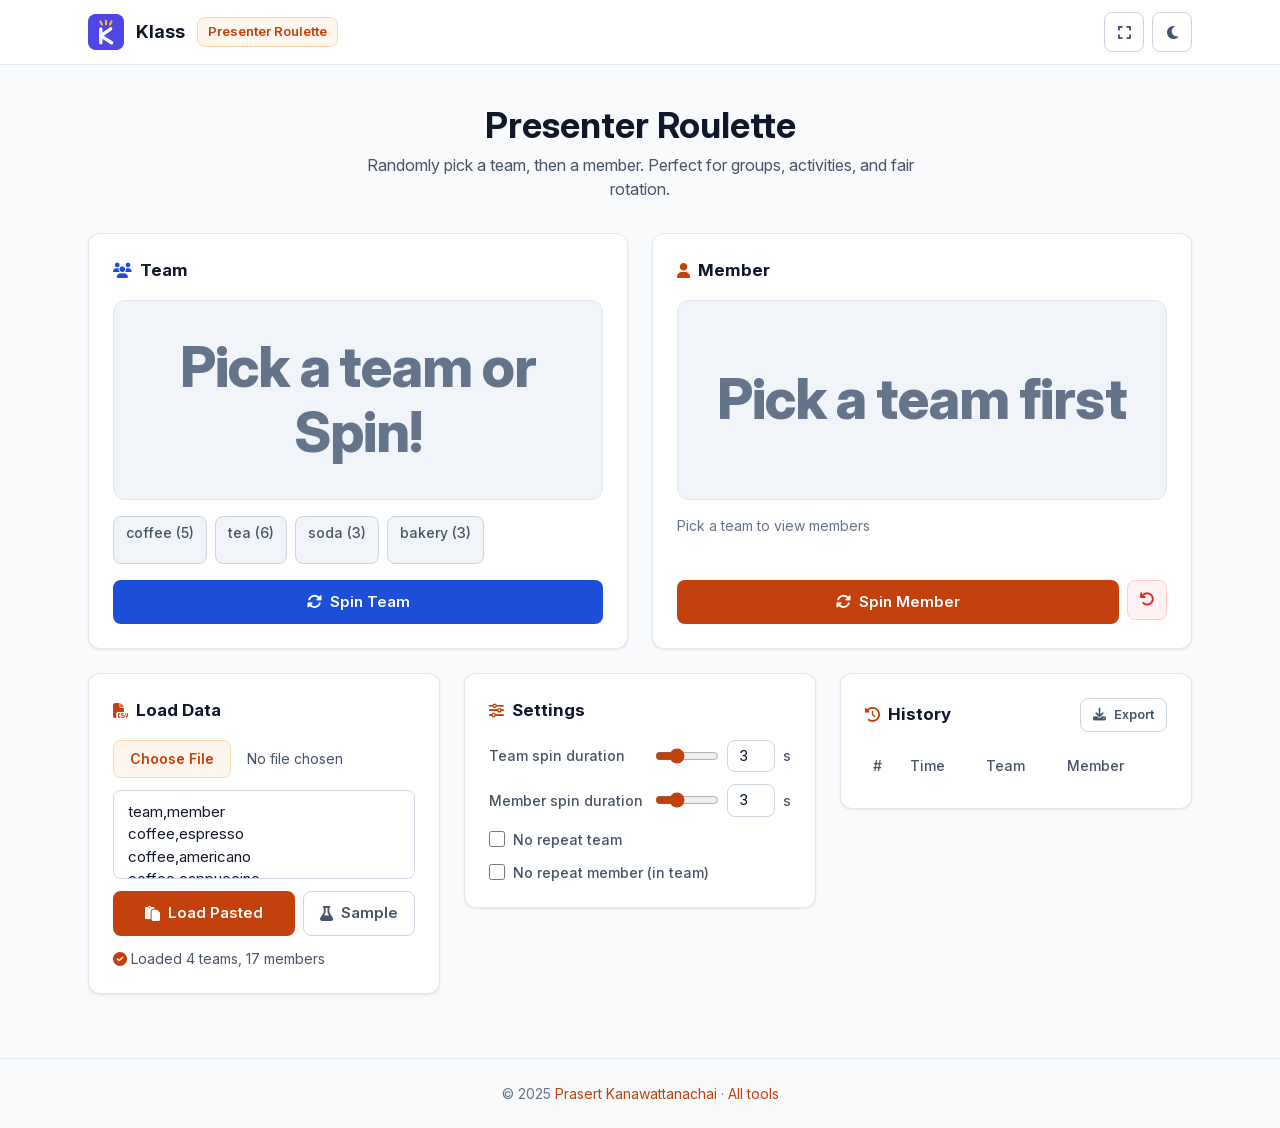
<file: KPresenter.html>
<!DOCTYPE html>
<html lang="en" data-app="kpresenter">
<head>
    <meta charset="UTF-8">
    <meta name="viewport" content="width=device-width, initial-scale=1.0">
    <title>Presenter Roulette – Klass</title>
    <meta name="theme-color" content="#4f46e5">
    <link rel="manifest" href="manifest.webmanifest">
    <link rel="icon" type="image/png" href="icons/favicon-64.png">
    <link rel="apple-touch-icon" href="icons/apple-touch-icon.png">
    <link rel="stylesheet" href="assets/fonts/inter.css">
    <link rel="stylesheet" href="assets/fontawesome/css/all.min.css">
    <link rel="stylesheet" href="assets/klass.css">
    <link rel="stylesheet" href="assets/accents.css">
    <script src="assets/tailwind.js"></script>
    <script src="assets/theme.js"></script>
    <script src="assets/klass-util.js"></script>
    <style>
        /* Team elements re-scope the accent tokens to blue so Team vs Member
           reads at a glance (blue/orange is a colorblind-safe pair); Member
           keeps the app's orange accent. Everything inside — title icon,
           stage text, winner state, chips, buttons, progress, spin glow —
           follows automatically because it all keys off --accent*. */
        .accent-team {
            --accent: #1d4ed8;
            --accent-hover: #1e40af;
            --accent-fg: #1d4ed8;
            --accent-soft: #eff6ff;
            --accent-border: #bfdbfe;
            --ring: rgb(29 78 216 / 0.35);
        }
        html.dark .accent-team {
            --accent: #1d4ed8;
            --accent-hover: #2563eb;
            --accent-fg: #60a5fa;
            --accent-soft: rgb(96 165 250 / 0.15);
            --accent-border: rgb(96 165 250 / 0.35);
            --ring: rgb(96 165 250 / 0.4);
        }
        .stage-text {
            font-size: clamp(1.75rem, 4.5vw, 3.5rem);
            font-weight: 800;
            letter-spacing: -0.02em;
            line-height: 1.15;
            overflow-wrap: anywhere; /* team/member names are arbitrary CSV strings */
            max-width: 100%;
        }
        .stage-box.spinning {
            animation: pulse 0.7s infinite;
            filter: blur(1.5px) brightness(1.05);
        }
        .stage-box.final {
            animation: pop .32s cubic-bezier(.6,0,0,1.4);
            filter: none;
        }
        .focus-overlay {
            position: fixed;
            inset: 0;
            z-index: 100;
            background: var(--bg);
            display: flex;
            align-items: center;
            justify-content: center;
            animation: fadein 0.25s ease forwards;
        }
        .focus-overlay[hidden] { display: none; }
        @keyframes fadein {
            from { opacity: 0; }
            to { opacity: 1; }
        }
        .focus-text {
            font-weight: 800;
            letter-spacing: -0.02em;
            line-height: 1.1;
            overflow-wrap: anywhere;
        }
        .focus-team-text { font-size: clamp(1.75rem, 6vw, 4.5rem); }
        .focus-member-text { font-size: clamp(3rem, 13vw, 11rem); }
        /* pulse animates box-shadow, invisible on bare text — blur-only mirror */
        .focus-text.spinning { filter: blur(2px) brightness(1.05); }
        .focus-text.final { animation: pop .32s cubic-bezier(.6,0,0,1.4); }
        .exit-focus {
            position: absolute;
            top: 16px;
            right: 16px;
            opacity: 0.5;
        }
        .exit-focus:hover { opacity: 1; }
        .focus-actions {
            position: absolute;
            bottom: 40px;
            left: 0;
            right: 0;
            display: flex;
            justify-content: center;
            gap: 0.75rem;
        }
        @media (prefers-reduced-motion: reduce) {
            .focus-overlay, .stage-box.spinning, .stage-box.final,
            .focus-text.spinning, .focus-text.final {
                animation: none;
                filter: none;
            }
        }
        @keyframes pulse {
            0% { box-shadow: 0 0 5px var(--ring); }
            100% { box-shadow: 0 0 20px var(--ring); }
        }
        @keyframes pop {
            0% { transform: scale(0.82);}
            80% { transform: scale(1.08);}
            100% { transform: scale(1);}
        }
        .progress-bar {
            background: linear-gradient(90deg, var(--accent) var(--prog, 60%), transparent 0%);
        }
        .pick-chip {
            background-color: var(--surface-2);
            border: 1px solid var(--border-strong);
            color: var(--text-muted);
            transition: all 0.2s cubic-bezier(.4,0,.2,1);
        }
        .pick-chip:hover {
            color: var(--text);
            border-color: var(--accent-border);
        }
        .pick-chip.selected {
            background-color: var(--accent);
            border-color: var(--accent);
            color: #ffffff;
        }
        .pick-chip.unavailable {
            opacity: 0.45;
            cursor: not-allowed;
            text-decoration: line-through;
        }
        .pick-chip.unavailable:hover {
            color: var(--text-muted);
            border-color: var(--border-strong);
        }
        #historyTable thead th {
            background-color: var(--surface);
            color: var(--text-muted);
        }
        #historyTable tbody tr {
            border-bottom: 1px solid var(--border);
        }
        #historyTable tbody tr:hover {
            background-color: var(--surface-2);
        }
        .toast {
            animation: toast-in .3s cubic-bezier(.4,0,.2,1);
            background-color: #dc2626;
            color: #ffffff;
        }
        @keyframes toast-in {
            from { opacity: 0; transform: translateX(-50%) translateY(-10px);}
            to { opacity: 1; transform: translateX(-50%) translateY(0);}
        }
    </style>
</head>
<body class="font-sans min-h-screen flex flex-col">
    <nav class="k-nav">
        <div class="container mx-auto max-w-6xl px-6 h-16 flex items-center justify-between">
            <div class="flex items-center gap-3">
                <a href="index.html" class="flex items-center gap-3">
                    <img class="k-logo" src="icons/icon.svg" alt="">
                    <span class="text-lg font-bold">Klass</span>
                </a>
                <span class="k-badge">Presenter Roulette</span>
            </div>
            <div class="flex items-center gap-2">
                <button id="focusBtn" class="k-btn k-btn-secondary k-btn-icon" aria-label="Focus mode" title="Focus mode">
                    <i class="fa-solid fa-expand"></i>
                </button>
                <button id="themeToggle" class="k-btn k-btn-secondary k-btn-icon" aria-label="Toggle dark mode" title="Toggle dark mode">
                    <i class="fa-solid fa-moon"></i>
                </button>
            </div>
        </div>
    </nav>

    <header class="container mx-auto max-w-6xl px-6 pt-10 pb-8 text-center">
        <h1 class="text-3xl md:text-4xl font-bold mb-2">Presenter Roulette</h1>
        <p class="k-status text-base max-w-xl mx-auto">Randomly pick a team, then a member. Perfect for groups, activities, and fair rotation.</p>
    </header>

    <main class="flex-1 container mx-auto max-w-6xl px-6 pb-16 space-y-6">

        <!-- Hero spin stage -->
        <section class="grid gap-6 md:grid-cols-2" aria-label="Roulette stage">

            <div class="k-card p-6 flex flex-col accent-team">
                <h2 class="k-card-title mb-4"><i class="fa-solid fa-users"></i>Team</h2>
                <div id="teamRoulette" class="k-stage stage-box relative overflow-hidden min-h-[140px] md:min-h-[200px] flex items-center justify-center px-4 py-6 mb-4">
                    <span id="teamRouletteText" class="stage-text t-faint text-center">Load data to begin</span>
                    <div id="teamProgress" class="progress-bar absolute left-0 top-0 h-1 w-full rounded-full" style="display:none;"></div>
                </div>
                <div id="teamsList" class="flex flex-wrap gap-2 mb-4 min-h-[48px]"></div>
                <button id="spinTeamBtn" class="k-btn k-btn-primary w-full mt-auto">
                    <i class="fa-solid fa-rotate"></i>Spin Team
                </button>
            </div>

            <div class="k-card p-6 flex flex-col">
                <h2 class="k-card-title mb-4"><i class="fa-solid fa-user"></i>Member</h2>
                <div id="memberRoulette" class="k-stage stage-box relative overflow-hidden min-h-[140px] md:min-h-[200px] flex items-center justify-center px-4 py-6 mb-4">
                    <span id="memberRouletteText" class="stage-text t-faint text-center">Pick a team first</span>
                    <div id="memberProgress" class="progress-bar absolute left-0 top-0 h-1 w-full rounded-full" style="display:none;"></div>
                </div>
                <div id="membersList" class="flex flex-wrap gap-2 mb-4 min-h-[48px]"></div>
                <div class="flex gap-2 mt-auto">
                    <button id="spinMemberBtn" class="k-btn k-btn-primary flex-1">
                        <i class="fa-solid fa-rotate"></i>Spin Member
                    </button>
                    <button id="resetBtn" class="k-btn k-btn-danger k-btn-icon" aria-label="Reset picks" title="Reset picks">
                        <i class="fa-solid fa-arrow-rotate-left"></i>
                    </button>
                </div>
            </div>
        </section>

        <!-- Load data / settings / history -->
        <section class="grid gap-6 md:grid-cols-2 lg:grid-cols-3 items-start">

            <div class="k-card p-6 min-w-0">
                <h2 class="k-card-title mb-4"><i class="fa-solid fa-file-csv"></i>Load Data</h2>
                <div class="flex flex-col gap-3">
                    <input type="file" id="fileInput" accept=".csv,.tsv" class="k-file block w-full text-sm t-muted"/>
                    <textarea id="csvPaste" rows="3" placeholder="Paste CSV/TSV here (team,member)" class="k-input w-full resize-none"></textarea>
                    <div class="flex gap-2">
                        <button type="button" id="loadPasteBtn" class="k-btn k-btn-primary flex-1">
                            <i class="fa-solid fa-paste"></i>Load Pasted
                        </button>
                        <button type="button" id="useSampleBtn" class="k-btn k-btn-secondary">
                            <i class="fa-solid fa-flask"></i>Sample
                        </button>
                    </div>
                </div>
                <div id="loadStatus" class="k-status mt-3" role="status"></div>
            </div>

            <div class="k-card p-6 min-w-0">
                <h2 class="k-card-title mb-4"><i class="fa-solid fa-sliders"></i>Settings</h2>
                <div class="space-y-3">
                    <div class="flex items-center justify-between">
                        <label class="k-label">Team spin duration</label>
                        <div class="flex items-center gap-2">
                            <input type="range" min="1" max="8" id="teamDuration" value="3" class="k-range w-16"/>
                            <input type="number" min="1" max="8" id="teamDurationN" value="3" class="k-input w-12 text-center" style="padding: 0.25rem 0.375rem;"/>
                            <span class="k-label">s</span>
                        </div>
                    </div>
                    <div class="flex items-center justify-between">
                        <label class="k-label">Member spin duration</label>
                        <div class="flex items-center gap-2">
                            <input type="range" min="1" max="8" id="memberDuration" value="3" class="k-range w-16"/>
                            <input type="number" min="1" max="8" id="memberDurationN" value="3" class="k-input w-12 text-center" style="padding: 0.25rem 0.375rem;"/>
                            <span class="k-label">s</span>
                        </div>
                    </div>
                    <label class="flex items-center gap-2 k-label cursor-pointer">
                        <input type="checkbox" id="avoidRepeatTeam" checked class="k-check"/>
                        No repeat team
                    </label>
                    <label class="flex items-center gap-2 k-label cursor-pointer">
                        <input type="checkbox" id="avoidRepeatMember" checked class="k-check"/>
                        No repeat member (in team)
                    </label>
                </div>
            </div>

            <div class="k-card p-6 min-w-0 md:col-span-2 lg:col-span-1">
                <div class="flex items-center justify-between mb-4">
                    <h2 class="k-card-title"><i class="fa-solid fa-clock-rotate-left"></i>History</h2>
                    <button id="exportBtn" class="k-btn k-btn-secondary" style="padding: 0.375rem 0.75rem; font-size: 0.8125rem;">
                        <i class="fa-solid fa-download"></i>Export
                    </button>
                </div>
                <div class="overflow-x-auto max-h-80 overflow-y-auto">
                    <table class="w-full text-sm" id="historyTable">
                        <thead class="sticky top-0">
                            <tr>
                                <th class="text-left py-2 px-2 font-medium">#</th>
                                <th class="text-left py-2 px-2 font-medium">Time</th>
                                <th class="text-left py-2 px-2 font-medium">Team</th>
                                <th class="text-left py-2 px-2 font-medium">Member</th>
                            </tr>
                        </thead>
                        <tbody></tbody>
                    </table>
                </div>
            </div>
        </section>
    </main>

    <footer class="k-footer">
        <div class="container mx-auto max-w-6xl px-6 py-6 text-center">
            <span>&copy; 2025 <a href="https://github.com/prasertcbs" target="_blank" rel="noopener" class="t-accent hover:underline">Prasert Kanawattanachai</a> &middot; <a href="index.html" class="t-accent hover:underline">All tools</a></span>
        </div>
    </footer>

    <!-- Projector focus mode (KRandom/KTempo-style overlay, toggled via [hidden]) -->
    <div id="focusOverlay" class="focus-overlay" hidden>
        <div class="w-full max-w-[92vw] flex flex-col items-center gap-8 text-center">
            <div class="w-full accent-team">
                <div class="k-label uppercase tracking-wide mb-1">Team</div>
                <div id="focusTeamText" class="focus-text focus-team-text t-faint">Load data to begin</div>
                <div id="focusTeamProgress" class="progress-bar h-1 w-full max-w-md mx-auto mt-3 rounded-full" style="display:none;"></div>
            </div>
            <div class="w-full">
                <div class="k-label uppercase tracking-wide mb-1">Member</div>
                <div id="focusMemberText" class="focus-text focus-member-text t-faint">Pick a team first</div>
                <div id="focusMemberProgress" class="progress-bar h-1 w-full max-w-md mx-auto mt-3 rounded-full" style="display:none;"></div>
            </div>
        </div>
        <button id="exitFocusBtn" class="k-btn k-btn-secondary exit-focus">✕ Exit (Esc)</button>
        <div class="focus-actions">
            <button id="focusSpinTeamBtn" class="k-btn k-btn-primary accent-team"><i class="fa-solid fa-rotate"></i>Spin Team</button>
            <button id="focusSpinMemberBtn" class="k-btn k-btn-primary"><i class="fa-solid fa-rotate"></i>Spin Member</button>
        </div>
    </div>

    <div class="toast hidden fixed top-6 left-1/2 -translate-x-1/2 px-6 py-3 rounded-xl font-medium shadow-lg z-[200]" id="toast" role="alert"></div>

<script>
const SAMPLE_CSV = `team,member
coffee,espresso
coffee,americano
coffee,cappuccino
coffee,latte
coffee,mocha
tea,earl grey
tea,jasmine
tea,matcha
tea,yuzu
tea,oolong
tea,thai iced tea
soda,cola
soda,lemon soda
soda,orange soda
bakery,croissant
bakery,muffin
bakery,banana bread`;

function showToast(msg, ms=2500) {
  const toast = document.getElementById('toast');
  toast.textContent = msg;
  toast.classList.remove('hidden');
  setTimeout(()=>{ toast.classList.add('hidden'); }, ms);
}
function uniqId() { return Math.random().toString(36).slice(2,9) + Date.now().toString(32); }
function nowStr() {
  const d = new Date();
  return d.toLocaleTimeString([], {hour:'2-digit',minute:'2-digit',second:'2-digit'})+' '+d.toLocaleDateString();
}

let data = {
  teams: [],
  members: {},
};
let state = {
  selectedTeamId: null,
  selectedMemberId: null,
  teamRollDuration: 3,
  memberRollDuration: 3,
  avoidRepeatTeam: false,
  avoidRepeatMember: false,
  lastTeamId: null,
  lastMemberId: {},
  drawHistory: [],
  maxHistory: 30,
  usedMemberIds: new Set(),
  usedTeamIds: new Set(),
  spinBusy: { team: false, member: false },
};

function parseCsv(text) {
  const firstLine = text.trim().split('\n')[0];
  const hasTabs = firstLine.includes('\t');
  const separator = hasTabs ? '\t' : ',';
  let rows = text.trim().replace(/\r/g,'').split('\n').map(x=>x.split(separator));
  let headersRaw = rows[0].map(x => x.trim().toLowerCase());
  if ((headersRaw.indexOf("team") === -1 && headersRaw.indexOf("member") === -1) || rows.length === 1) {
    if (rows[0].length === 1) rows.unshift(["team"]);
    else if (rows[0].length === 2) rows.unshift(["team", "member"]);
    headersRaw = rows[0].map(x => x.trim().toLowerCase());
  }
  let tIdx = headersRaw.indexOf('team');
  let mIdx = headersRaw.indexOf('member');
  if (tIdx !== -1 && mIdx === -1) {
    headersRaw.push('member');
    mIdx = headersRaw.length - 1;
    for (let i = 1; i < rows.length; ++i) rows[i][mIdx] = rows[i][tIdx];
  }
  if (tIdx === -1 || mIdx === -1) return null;
  let teams = [], teamsByName = {}, members = {};
  for(let i=1; i<rows.length; ++i){
    let t = rows[i][tIdx] ? rows[i][tIdx].trim() : '';
    let m = rows[i][mIdx] ? rows[i][mIdx].trim() : '';
    if(!t || !m) continue;
    if(!teamsByName[t]){ teamsByName[t] = {id:uniqId(), name:t, members:[]}; teams.push(teamsByName[t]);}
    let mem = {id:uniqId(), name:m, teamId:teamsByName[t].id};
    teamsByName[t].members.push(mem);
    members[mem.id] = mem;
  }
  return {teams, members};
}

function loadData(newData){
  data = newData;
  state.selectedTeamId = null;
  state.selectedMemberId = null;
  state.drawHistory = [];
  state.lastTeamId = null;
  state.lastMemberId = {};
  state.usedMemberIds = new Set();
  state.usedTeamIds = new Set();
  document.getElementById('loadStatus').innerHTML = `<i class="fa-solid fa-check-circle t-accent mr-1"></i>Loaded ${data.teams.length} teams, ${Object.keys(data.members).length} members`;
  renderTeams();
  renderMembers();
  renderHistory();
  renderRoulette(null, 'team');
  renderRoulette(null, 'member');
}

window.addEventListener('DOMContentLoaded', ()=>{
  document.getElementById('csvPaste').value = SAMPLE_CSV;
  document.getElementById('fileInput').addEventListener('change', (e)=>{
    if(e.target.files.length>0){
      let reader = new FileReader();
      reader.onload = evt => {
        let parsed = parseCsv(evt.target.result);
        if(parsed) loadData(parsed);
        else showToast('File format error: need team/member columns');
      };
      reader.readAsText(e.target.files[0], 'utf-8');
    }
  });
  document.getElementById('useSampleBtn').onclick = ()=> loadData(parseCsv(SAMPLE_CSV));
  document.getElementById('loadPasteBtn').onclick = ()=>{
    let txt = document.getElementById('csvPaste').value;
    let parsed = parseCsv(txt);
    if(parsed) loadData(parsed);
    else showToast('Paste error: input must have team column');
  };
  ['teamDuration','teamDurationN','memberDuration','memberDurationN'].forEach(id=>{
    document.getElementById(id).addEventListener('input', (e)=>{
      let v = Math.max(1, Math.min(8, Number(e.target.value)));
      state[id.includes('team')?'teamRollDuration':'memberRollDuration'] = v;
      document.getElementById(id.includes('team')?'teamDuration':'memberDuration').value = v;
      document.getElementById(id.includes('team')?'teamDurationN':'memberDurationN').value = v;
      saveSettings();
    });
  });
  document.getElementById('avoidRepeatTeam').onchange = (e)=>{state.avoidRepeatTeam = e.target.checked; saveSettings();};
  document.getElementById('avoidRepeatMember').onchange = (e)=>{state.avoidRepeatMember = e.target.checked; saveSettings();};
  document.getElementById('spinTeamBtn').onclick = ()=>spinRoulette('team');
  document.getElementById('spinMemberBtn').onclick = ()=>spinRoulette('member');
  document.getElementById('resetBtn').onclick = ()=>{
    state.selectedTeamId = state.selectedMemberId = null;
    state.usedMemberIds = new Set();
    state.usedTeamIds = new Set();
    renderTeams(); renderMembers(); renderRoulette(null,'team'); renderRoulette(null,'member');
  };
  document.getElementById('exportBtn').onclick = exportHistory;

  // Focus mode: fixed overlay toggled via [hidden], same pattern as KRandom/KTempo.
  const focusOverlay = document.getElementById('focusOverlay');
  const enterFocus = ()=>{ focusOverlay.hidden = false; };
  const exitFocus = ()=>{ focusOverlay.hidden = true; };
  document.getElementById('focusBtn').onclick = enterFocus;
  document.getElementById('exitFocusBtn').onclick = exitFocus;
  document.getElementById('focusSpinTeamBtn').onclick = ()=>spinRoulette('team');
  document.getElementById('focusSpinMemberBtn').onclick = ()=>spinRoulette('member');
  document.addEventListener('keydown', (e)=>{
    if(e.key==='Escape' && !focusOverlay.hidden) exitFocus();
  });

  restoreSettings();
  loadData(parseCsv(SAMPLE_CSV));
});

function saveSettings(){
  localStorage.setItem('teamPickerSettings', JSON.stringify({
    teamRollDuration: state.teamRollDuration,
    memberRollDuration: state.memberRollDuration,
    avoidRepeatTeam: state.avoidRepeatTeam,
    avoidRepeatMember: state.avoidRepeatMember
  }));
}
function restoreSettings(){
  try {
    let s = JSON.parse(localStorage.getItem('teamPickerSettings')) || {};
    if(s.teamRollDuration) state.teamRollDuration = Number(s.teamRollDuration);
    if(s.memberRollDuration) state.memberRollDuration = Number(s.memberRollDuration);
    state.avoidRepeatTeam = !!s.avoidRepeatTeam;
    state.avoidRepeatMember = !!s.avoidRepeatMember;
    document.getElementById('teamDuration').value = state.teamRollDuration;
    document.getElementById('teamDurationN').value = state.teamRollDuration;
    document.getElementById('memberDuration').value = state.memberRollDuration;
    document.getElementById('memberDurationN').value = state.memberRollDuration;
    document.getElementById('avoidRepeatTeam').checked = !!state.avoidRepeatTeam;
    document.getElementById('avoidRepeatMember').checked = !!state.avoidRepeatMember;
  } catch { }
}

function renderTeams(){
  let L = document.getElementById('teamsList');
  L.innerHTML = '';
  data.teams.forEach(team=>{
    let unavailable = state.usedTeamIds.has(team.id);
    let d = document.createElement('div');
    d.tabIndex = unavailable ? -1 : 0;
    d.className = `pick-chip px-3 py-1.5 rounded-lg text-sm font-medium cursor-pointer outline-none ${
      team.id===state.selectedTeamId ? 'selected' : unavailable ? 'unavailable' : ''
    }`;
    d.textContent = team.name+` (${team.members.length})`;
    if(!unavailable) {
      d.onclick = ()=>{ state.selectedTeamId=team.id; state.selectedMemberId=null; renderTeams(); renderMembers(); renderRoulette(team.name, 'team'); renderRoulette(null,'member');};
      d.onkeyup = function(e){if(e.key==='Enter'){d.onclick();}};
    }
    L.appendChild(d);
  });
}

function renderMembers(){
  let M = document.getElementById('membersList');
  M.innerHTML = '';
  let team = data.teams.find(t=>t.id===state.selectedTeamId);
  if(!team){ M.innerHTML = '<span class="t-faint text-sm">Pick a team to view members</span>'; return;}
  team.members.forEach(mem=>{
    let unavailable = state.usedMemberIds.has(mem.id);
    let d = document.createElement('div');
    d.tabIndex = unavailable ? -1 : 0;
    d.className = `pick-chip px-3 py-1.5 rounded-lg text-sm font-medium cursor-pointer outline-none ${
      mem.id===state.selectedMemberId ? 'selected' : unavailable ? 'unavailable' : ''
    }`;
    d.textContent = mem.name;
    if(!unavailable) {
      d.onclick = ()=>{
        state.selectedMemberId = mem.id;
        state.usedMemberIds.add(mem.id);
        state.usedTeamIds.add(team.id);
        appendHistory(team.name, mem.name, mem.id, team.id);
        confetti();
        renderMembers();
        renderTeams();
        renderRoulette(mem.name, 'member');
      };
      d.onkeyup = function(e){if(e.key==='Enter'){d.onclick();}};
    }
    M.appendChild(d);
  });
}

// Renders one roulette into both the stage card and its focus-overlay mirror.
function renderRoulette(val, which, progress=1, spinning=false){
  const isTeam = which==='team';
  const txt = document.getElementById(isTeam?'teamRouletteText':'memberRouletteText');
  const box = document.getElementById(isTeam?'teamRoulette':'memberRoulette');
  const progElm = document.getElementById(isTeam?'teamProgress':'memberProgress');
  const ftxt = document.getElementById(isTeam?'focusTeamText':'focusMemberText');
  const fprog = document.getElementById(isTeam?'focusTeamProgress':'focusMemberProgress');
  const fBase = 'focus-text ' + (isTeam?'focus-team-text':'focus-member-text');
  if(spinning){
    box.classList.add('spinning');
    box.classList.remove('final','k-stage-win');
    [progElm,fprog].forEach(p=>{ p.style.setProperty('--prog', Math.round(progress*100)+'%'); p.style.display=''; });
    txt.textContent = ftxt.textContent = val;
    txt.className = 'stage-text t-accent text-center';
    ftxt.className = fBase + ' t-accent spinning';
  } else if(val){
    box.classList.remove('spinning');
    box.classList.add('final','k-stage-win');
    txt.textContent = ftxt.textContent = val;
    txt.className = 'stage-text t-accent text-center';
    ftxt.className = fBase + ' t-accent';
    void ftxt.offsetWidth; // restart the pop animation when re-finalizing
    ftxt.classList.add('final');
    [progElm,fprog].forEach(p=>{ p.style.display='none'; });
  } else {
    box.classList.remove('spinning','final','k-stage-win');
    [progElm,fprog].forEach(p=>{ p.style.display='none'; });
    const placeholder = isTeam
      ? (data.teams.length ? 'Pick a team or Spin!' : 'Load data to begin')
      : (state.selectedTeamId ? 'Pick member or Spin!' : 'Pick a team first');
    txt.textContent = ftxt.textContent = placeholder;
    txt.className = 'stage-text t-faint text-center';
    ftxt.className = fBase + ' t-faint';
  }
}

function spinRoulette(mode){
  if(!data.teams.length){ showToast('Load a valid CSV first'); return;}
  // Spin buttons exist in both the stage and the focus overlay; ignore
  // re-triggers while this roulette is already spinning.
  if(state.spinBusy[mode]) return;
  if(mode==='team'){
    let validTeams = data.teams.filter(t=>!state.usedTeamIds.has(t.id));
    if(state.avoidRepeatTeam && validTeams.length>1) validTeams = validTeams.filter(t=>t.id!==state.selectedTeamId);
    if(!validTeams.length) { showToast('No teams left to pick'); return;}
    let i = Math.floor(Math.random()*validTeams.length);
    let target = validTeams[i];
    let rollMs = state.teamRollDuration*1000, steps=rollMs/55, idx=0;
    state.selectedTeamId = null;
    state.spinBusy.team = true;
    let spinInterval = setInterval(()=>{
      let fakeIdx = Math.floor(Math.random()*validTeams.length);
      let fakeTeam = validTeams[fakeIdx];
      renderRoulette(fakeTeam ? fakeTeam.name : "", 'team', (idx+1)/steps, true);
      idx++;
      if(idx>=steps){
        clearInterval(spinInterval);
        state.spinBusy.team = false;
        state.selectedTeamId = target.id;
        renderRoulette(target.name, 'team', 1, false);
        renderTeams(); renderMembers();
      }
    },55);
  } else if (mode==='member'){
    let team = data.teams.find(t=>t.id===state.selectedTeamId);
    if(!team){ showToast('Pick a team first');return;}
    let validMembers = team.members.filter(m=>!state.usedMemberIds.has(m.id));
    if(state.avoidRepeatMember && validMembers.length>1){
      let lastMid = state.lastMemberId[team.id];
      validMembers = validMembers.filter(m=>m.id!==lastMid);
    }
    if(!validMembers.length){ showToast('No members left to pick in this team!'); return;}
    let i = Math.floor(Math.random()*validMembers.length);
    let target = validMembers[i];
    let rollMs = state.memberRollDuration*1000, steps=rollMs/50, idx=0;
    state.selectedMemberId = null;
    state.spinBusy.member = true;
    let spinInterval = setInterval(()=>{
      let fakeIdx = Math.floor(Math.random()*validMembers.length);
      let fakeName = validMembers[fakeIdx] ? validMembers[fakeIdx].name : "";
      renderRoulette(fakeName, 'member', (idx+1)/steps, true);
      idx++;
      if(idx>=steps){
        clearInterval(spinInterval);
        state.spinBusy.member = false;
        state.selectedMemberId = target.id;
        renderRoulette(target.name, 'member', 1, false);
        renderMembers();
        state.lastTeamId = state.selectedTeamId;
        state.lastMemberId[team.id] = target.id;
        state.usedTeamIds.add(team.id);
        appendHistory(team.name, target.name, target.id, team.id);
        confetti();
        renderTeams();
      }
    },50);
  }
}

function appendHistory(team, member, memberId=null, teamId=null){
  state.drawHistory.unshift({ time: nowStr(), team, member });
  if(state.drawHistory.length>state.maxHistory) state.drawHistory.pop();
  if(memberId) state.usedMemberIds.add(memberId);
  renderTeams();
  renderMembers();
  renderHistory();
}

function renderHistory(){
  let tb = document.querySelector('#historyTable tbody');
  tb.innerHTML = '';
  state.drawHistory.forEach((r,i)=>{
    let tr = document.createElement('tr');
    tr.className = 'cursor-pointer transition-colors';
    tr.innerHTML = `<td class="py-2 px-2 t-faint">${i+1}</td><td class="py-2 px-2 t-muted">${r.time}</td><td class="py-2 px-2 t-accent accent-team font-medium">${r.team}</td><td class="py-2 px-2 t-accent">${r.member}</td>`;
    tr.onclick = ()=>{
      let t = data.teams.find(t=>t.name===r.team);
      let m = t && t.members.find(mem=>mem.name===r.member);
      state.selectedTeamId = t ? t.id : null;
      state.selectedMemberId = m ? m.id : null;
      renderTeams(); renderMembers();
      renderRoulette(r.team, 'team');
      renderRoulette(r.member, 'member');
    };
    tb.appendChild(tr);
  });
}

function exportHistory(){
  if(!state.drawHistory.length){showToast('No history to export');return;}
  // Quotes only when needed and joins with CRLF, unlike KlassUtil.toCsv \u2014 kept
  // as-is so exported history files stay byte-for-byte what they always were.
  function esc(s){
    if(s==null) return '';
    s = String(s);
    if(/["\r\n,]/.test(s)) return `"${s.replace(/"/g,'""')}"`;
    return s;
  }
  let rows = ['No,Time,Team,Member'];
  state.drawHistory.slice().reverse().forEach((r,i)=>rows.push(`${i+1},${esc(r.time)},${esc(r.team)},${esc(r.member)}`));
  let csv = rows.join('\r\n');
  const name = 'draw-history-'+(new Date().toISOString().replace(/:/g, '').slice(0,17))+'.csv';
  KlassUtil.downloadCsv(name, csv);
}

function confetti(){
  let n = 22;
  let center = document.body;
  for(let i=0;i<n;++i){
    let e = document.createElement('div');
    let clr = ['#8b5cf6','#f97316','#ec4899','#10b981','#06b6d4'][i%5];
    let s = Math.random()*0.32+0.18;
    e.style.cssText = `position:fixed;pointer-events:none;z-index:2000;left:50vw;top:49vh;width:17px;height:17px;opacity:0.96;transform:scale(${s});transition:all 1.34s cubic-bezier(.61,0,.61,1);background:${clr};border-radius:50%`;
    setTimeout(()=>{
      e.style.left = (50+Math.floor(Math.random()*52-26))+'vw';
      e.style.top = (55+Math.random()*18)+'vh';
      e.style.opacity = 0;
      e.style.transform = `scale(${s*1.3}) rotate(${Math.random()*260}deg)`;
    },0);
    setTimeout(()=>center.removeChild(e),1300);
    center.appendChild(e);
  }
}
</script>
    <script src="assets/app.js"></script>
</body>
</html>
</file>
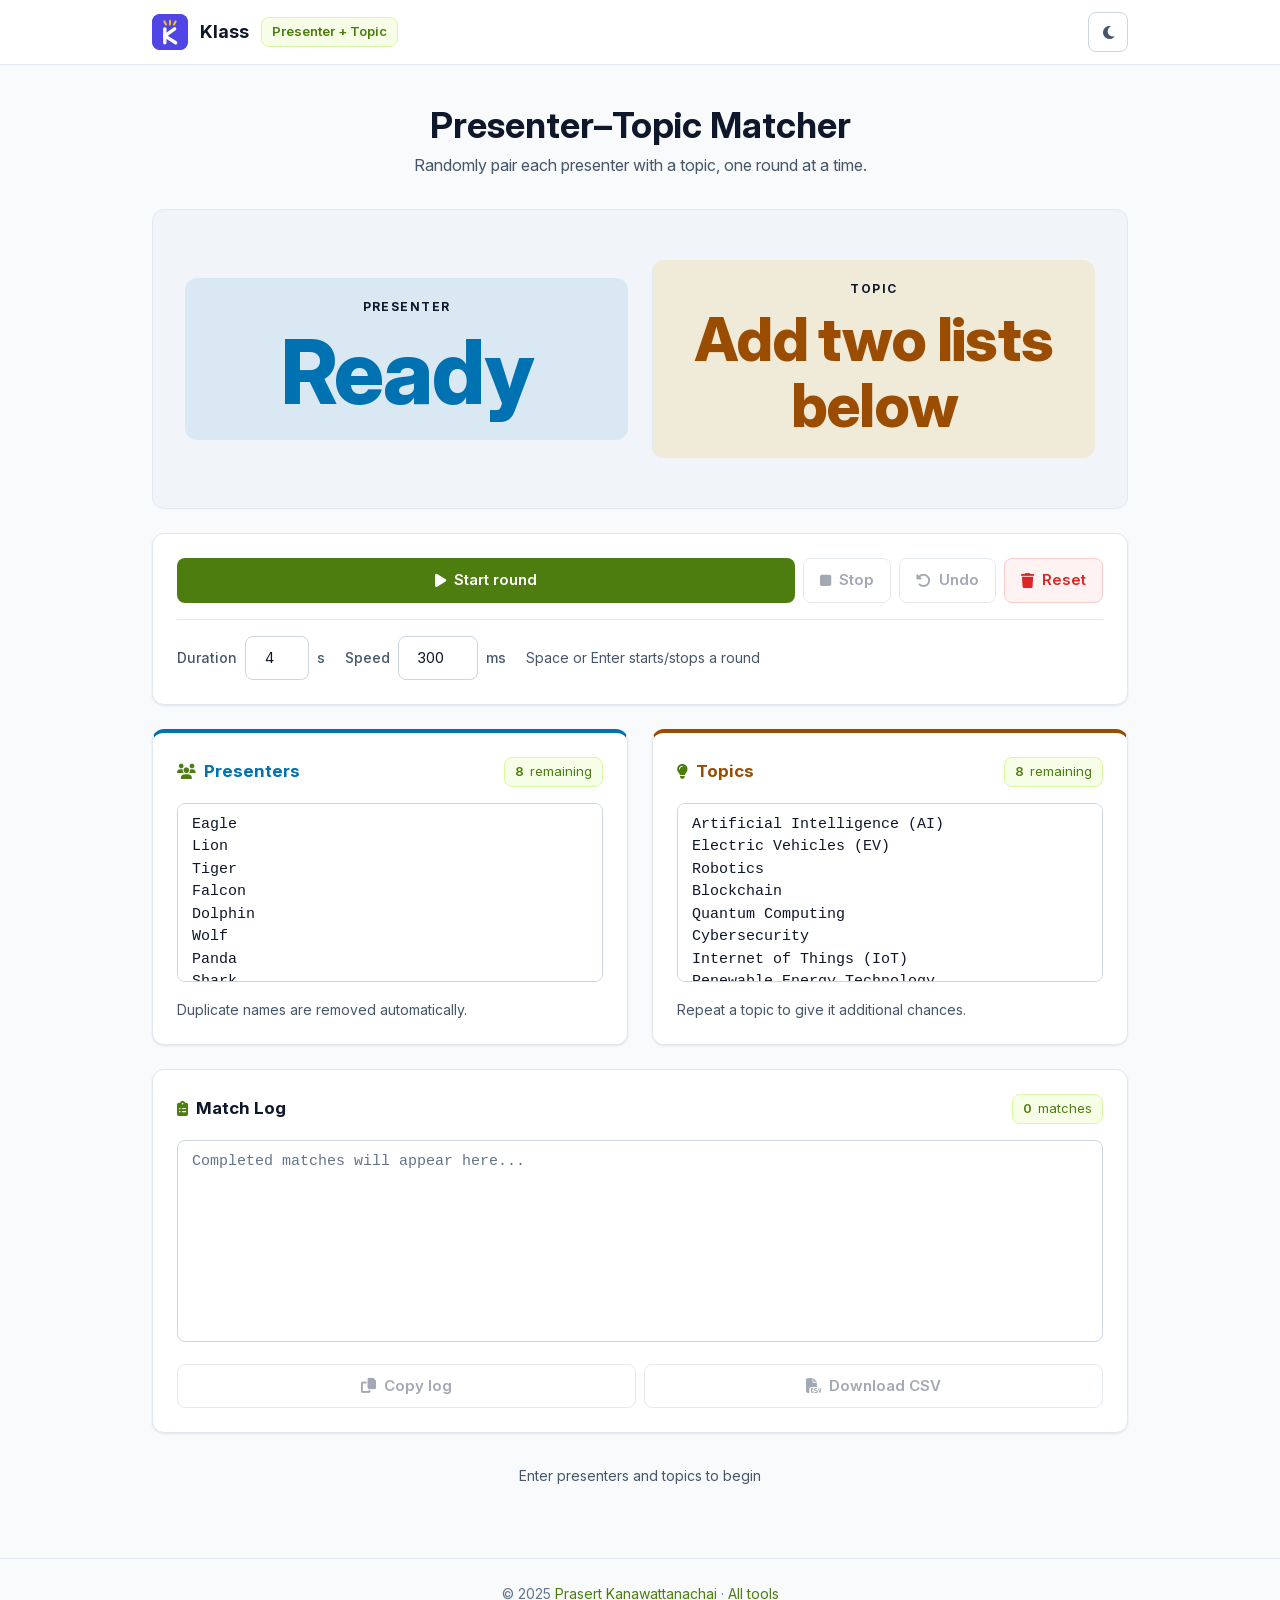
<file: KPresenterTopic.html>
<!DOCTYPE html>
<html lang="en" data-app="kpresentertopic">
<head>
    <meta charset="UTF-8">
    <meta name="viewport" content="width=device-width, initial-scale=1.0">
    <title>Presenter–Topic Matcher – Klass</title>
    <meta name="description" content="Randomly match presenters with topics, track every round, and export the results as CSV.">
    <meta name="theme-color" content="#4f46e5">
    <link rel="manifest" href="manifest.webmanifest">
    <link rel="icon" type="image/png" href="icons/favicon-64.png">
    <link rel="apple-touch-icon" href="icons/apple-touch-icon.png">
    <link rel="stylesheet" href="assets/fonts/inter.css">
    <link rel="stylesheet" href="assets/fontawesome/css/all.min.css">
    <link rel="stylesheet" href="assets/klass.css">
    <link rel="stylesheet" href="assets/accents.css">
    <script src="assets/tailwind.js"></script>
    <script src="assets/theme.js"></script>
    <script src="assets/klass-util.js"></script>
    <style>
        html[data-app="kpresentertopic"] {
            --presenter-color: #0072b2;
            --presenter-soft: rgb(0 114 178 / 0.10);
            --topic-color: #9a4d00;
            --topic-soft: rgb(230 159 0 / 0.13);
        }
        html.dark[data-app="kpresentertopic"] {
            --presenter-color: #56b4e9;
            --presenter-soft: rgb(86 180 233 / 0.14);
            --topic-color: #e69f00;
            --topic-soft: rgb(230 159 0 / 0.14);
        }
        .match-stage {
            display: grid;
            gap: 1.5rem;
            width: 100%;
        }
        .match-panel {
            border-radius: 0.75rem;
            min-width: 0;
            padding: 1.25rem;
            text-align: center;
        }
        .match-panel + .match-panel {
            border-top: 1px solid var(--border);
        }
        .stage-label {
            color: var(--muted);
            font-size: 0.75rem;
            font-weight: 700;
            letter-spacing: 0.12em;
            margin-bottom: 0.5rem;
            text-transform: uppercase;
        }
        .stage-text {
            font-size: clamp(2rem, 7vw, 5.5rem);
            font-weight: 800;
            letter-spacing: -0.02em;
            line-height: 1.1;
            overflow-wrap: anywhere;
        }
        .topic-text {
            font-size: clamp(1.6rem, 5vw, 3.75rem);
        }
        .presenter-panel { background: var(--presenter-soft); }
        .topic-panel { background: var(--topic-soft); }
        .presenter-color { color: var(--presenter-color); }
        .topic-color { color: var(--topic-color); }
        .presenter-card { border-top: 4px solid var(--presenter-color); }
        .topic-card { border-top: 4px solid var(--topic-color); }
        .flip {
            animation: flip 0.35s ease-in-out;
        }
        @keyframes flip {
            0% { transform: rotateX(0deg); opacity: 0.85; }
            50% { transform: rotateX(85deg); opacity: 0.65; }
            100% { transform: rotateX(0deg); opacity: 1; }
        }
        .winner {
            animation:
                pop 0.6s cubic-bezier(0.2, 0.8, 0.2, 1),
                pulse 0.5s ease-in-out 0.6s infinite alternate;
        }
        @keyframes pop {
            0% { transform: scale(0.9); }
            55% { transform: scale(1.06); }
            100% { transform: scale(1); }
        }
        @keyframes pulse {
            from { transform: scale(1); opacity: 1; }
            to { transform: scale(1.04); opacity: 0.78; }
        }
        .focus-overlay {
            position: fixed;
            inset: 0;
            z-index: 100;
            background: var(--bg);
            display: flex;
            align-items: center;
            justify-content: center;
            padding: 5rem 1.5rem;
            animation: fadein 0.25s ease forwards;
        }
        .focus-overlay[hidden] { display: none; }
        .focus-overlay .match-stage {
            max-width: 1100px;
        }
        .focus-overlay .stage-text {
            font-size: clamp(3rem, 11vw, 9rem);
        }
        .focus-overlay .topic-text {
            font-size: clamp(2rem, 7vw, 6rem);
        }
        @keyframes fadein {
            from { opacity: 0; }
            to { opacity: 1; }
        }
        .exit-focus {
            position: absolute;
            right: 16px;
            top: 16px;
            opacity: 0.55;
        }
        .exit-focus:hover { opacity: 1; }
        .focus-actions {
            bottom: 32px;
            display: flex;
            justify-content: center;
            left: 0;
            position: absolute;
            right: 0;
        }
        @media (min-width: 768px) {
            .match-stage {
                align-items: center;
                grid-template-columns: minmax(0, 1fr) minmax(0, 1fr);
            }
            .match-panel + .match-panel {
                border-left: 1px solid var(--border);
                border-top: 0;
            }
        }
        @media (prefers-reduced-motion: reduce) {
            .focus-overlay,
            .flip,
            .winner { animation: none; }
        }
    </style>
</head>
<body class="font-sans min-h-screen flex flex-col">
    <nav class="k-nav">
        <div class="container mx-auto max-w-5xl px-6 h-16 flex items-center justify-between">
            <div class="flex items-center gap-3">
                <a href="index.html" class="flex items-center gap-3">
                    <img class="k-logo" src="icons/icon.svg" alt="">
                    <span class="text-lg font-bold">Klass</span>
                </a>
                <span class="k-badge">Presenter + Topic</span>
            </div>
            <button id="themeToggle" class="k-btn k-btn-secondary k-btn-icon" aria-label="Toggle dark mode" title="Toggle dark mode">
                <i class="fa-solid fa-moon"></i>
            </button>
        </div>
    </nav>

    <header class="container mx-auto max-w-5xl px-6 pt-10 pb-8 text-center">
        <h1 class="text-3xl md:text-4xl font-bold mb-2">Presenter–Topic Matcher</h1>
        <p class="k-status text-base max-w-xl mx-auto">Randomly pair each presenter with a topic, one round at a time.</p>
    </header>

    <main class="flex-1 container mx-auto max-w-5xl px-6 pb-16">
        <div class="space-y-6">
            <div id="stageBox" class="k-stage p-4 md:p-8 min-h-[300px] flex items-center justify-center">
                <div class="match-stage">
                    <div class="match-panel presenter-panel">
                        <div class="stage-label">Presenter</div>
                        <div id="presenterStageText" class="stage-text presenter-color">Ready</div>
                    </div>
                    <div class="match-panel topic-panel">
                        <div class="stage-label">Topic</div>
                        <div id="topicStageText" class="stage-text topic-text topic-color">Add two lists below</div>
                    </div>
                </div>
            </div>

            <div class="k-card p-6">
                <div class="flex flex-wrap gap-2">
                    <button id="startBtn" class="k-btn k-btn-primary flex-1">
                        <i class="fa-solid fa-play"></i>Start round
                    </button>
                    <button id="stopBtn" class="k-btn k-btn-secondary">
                        <i class="fa-solid fa-stop"></i>Stop
                    </button>
                    <button id="undoBtn" class="k-btn k-btn-secondary" title="Undo the most recent match">
                        <i class="fa-solid fa-rotate-left"></i>Undo
                    </button>
                    <button id="resetBtn" class="k-btn k-btn-danger" title="Reset all">
                        <i class="fa-solid fa-trash"></i>Reset
                    </button>
                </div>

                <div class="flex flex-wrap items-center gap-5 mt-4 pt-4" style="border-top: 1px solid var(--border);">
                    <div class="flex items-center gap-2">
                        <label for="durationInput" class="k-label">Duration</label>
                        <input type="number" id="durationInput" min="1" max="60" value="4" class="k-input w-16 text-center">
                        <span class="k-label">s</span>
                    </div>
                    <div class="flex items-center gap-2">
                        <label for="speedInput" class="k-label">Speed</label>
                        <input type="number" id="speedInput" min="30" max="300" step="10" value="300" class="k-input w-20 text-center">
                        <span class="k-label">ms</span>
                    </div>
                    <span class="k-status text-sm">Space or Enter starts/stops a round</span>
                </div>
            </div>

            <div class="grid gap-6 lg:grid-cols-2">
                <div class="k-card presenter-card p-6">
                    <div class="flex items-center justify-between mb-4">
                        <h2 class="k-card-title presenter-color"><i class="fa-solid fa-users"></i>Presenters</h2>
                        <div class="k-badge"><span id="presenterCount">0</span><span class="font-normal">remaining</span></div>
                    </div>
                    <textarea id="presenterTextarea" rows="7" placeholder="Enter one presenter per line..." class="k-input w-full resize-none font-mono">Eagle
Lion
Tiger
Falcon
Dolphin
Wolf
Panda
Shark</textarea>
                    <p class="k-status text-sm mt-3">Duplicate names are removed automatically.</p>
                </div>

                <div class="k-card topic-card p-6">
                    <div class="flex items-center justify-between mb-4">
                        <h2 class="k-card-title topic-color"><i class="fa-solid fa-lightbulb"></i>Topics</h2>
                        <div class="k-badge"><span id="topicCount">0</span><span class="font-normal">remaining</span></div>
                    </div>
                    <textarea id="topicTextarea" rows="7" placeholder="Enter one topic per line..." class="k-input w-full resize-none font-mono">Artificial Intelligence (AI)
Electric Vehicles (EV)
Robotics
Blockchain
Quantum Computing
Cybersecurity
Internet of Things (IoT)
Renewable Energy Technology</textarea>
                    <p class="k-status text-sm mt-3">Repeat a topic to give it additional chances.</p>
                </div>
            </div>

            <div class="k-card p-6">
                <div class="flex items-center justify-between mb-4">
                    <h2 class="k-card-title"><i class="fa-solid fa-clipboard-list"></i>Match Log</h2>
                    <div class="k-badge"><span id="matchCount">0</span><span class="font-normal">matches</span></div>
                </div>
                <textarea id="logTextarea" readonly rows="8" placeholder="Completed matches will appear here..." class="k-input w-full resize-none font-mono"></textarea>
                <div class="flex gap-2 mt-4">
                    <button id="copyLogBtn" class="k-btn k-btn-secondary flex-1">
                        <i class="fa-solid fa-copy"></i>Copy log
                    </button>
                    <button id="downloadLogBtn" class="k-btn k-btn-secondary flex-1">
                        <i class="fa-solid fa-file-csv"></i>Download CSV
                    </button>
                </div>
            </div>

            <div id="statusBar" class="k-status text-center py-2" role="status">
                Enter presenters and topics to begin
            </div>
        </div>
    </main>

    <footer class="k-footer">
        <div class="container mx-auto max-w-5xl px-6 py-6 text-center">
            <span>&copy; 2025 <a href="https://github.com/prasertcbs" target="_blank" rel="noopener" class="t-accent hover:underline">Prasert Kanawattanachai</a> &middot; <a href="index.html" class="t-accent hover:underline">All tools</a></span>
        </div>
    </footer>

    <div id="focusOverlay" class="focus-overlay" hidden>
        <div class="match-stage">
            <div class="match-panel presenter-panel">
                <div class="stage-label">Presenter</div>
                <div id="focusPresenterText" class="stage-text presenter-color">Ready</div>
            </div>
            <div class="match-panel topic-panel">
                <div class="stage-label">Topic</div>
                <div id="focusTopicText" class="stage-text topic-text topic-color">—</div>
            </div>
        </div>
        <button id="exitFocusBtn" class="k-btn k-btn-secondary exit-focus">✕ Exit (Esc)</button>
        <div class="focus-actions">
            <button id="focusStopBtn" class="k-btn k-btn-secondary" hidden>
                <i class="fa-solid fa-stop"></i>Stop
            </button>
        </div>
    </div>

    <script>
        const els = {
            presenterTA: document.getElementById('presenterTextarea'),
            topicTA: document.getElementById('topicTextarea'),
            logTA: document.getElementById('logTextarea'),
            duration: document.getElementById('durationInput'),
            speed: document.getElementById('speedInput'),
            start: document.getElementById('startBtn'),
            stop: document.getElementById('stopBtn'),
            undo: document.getElementById('undoBtn'),
            reset: document.getElementById('resetBtn'),
            copyLog: document.getElementById('copyLogBtn'),
            downloadLog: document.getElementById('downloadLogBtn'),
            presenterStage: document.getElementById('presenterStageText'),
            topicStage: document.getElementById('topicStageText'),
            focusOverlay: document.getElementById('focusOverlay'),
            focusPresenter: document.getElementById('focusPresenterText'),
            focusTopic: document.getElementById('focusTopicText'),
            exitFocus: document.getElementById('exitFocusBtn'),
            focusStop: document.getElementById('focusStopBtn'),
            status: document.getElementById('statusBar'),
            presenterCount: document.getElementById('presenterCount'),
            topicCount: document.getElementById('topicCount'),
            matchCount: document.getElementById('matchCount'),
        };

        const state = {
            presenters: [],
            topics: [],
            matches: [],
            spinning: false,
            intervalId: null,
            timeoutId: null,
            lastMatch: null,
            get durationMs() {
                return clampNum(parseInt(els.duration.value, 10), 1, 60) * 1000;
            },
            get flipMs() {
                return clampNum(parseInt(els.speed.value, 10), 30, 300);
            },
        };

        function clampNum(n, min, max) {
            n = isFinite(n) ? n : min;
            return Math.min(Math.max(n, min), max);
        }

        function parseLines(value) {
            return value
                .split(/\r?\n/)
                .map((line) => line.trim())
                .filter(Boolean);
        }

        function readPools() {
            const seenPresenters = new Set();
            state.presenters = parseLines(els.presenterTA.value).filter((name) => {
                const key = name.toLowerCase();
                if (seenPresenters.has(key)) return false;
                seenPresenters.add(key);
                return true;
            });
            state.topics = parseLines(els.topicTA.value);
            updateControls();
        }

        function writePools() {
            els.presenterTA.value = state.presenters.join('\n');
            els.topicTA.value = state.topics.join('\n');
            updateControls();
        }

        function formatTimestamp(value) {
            const date = value instanceof Date ? value : new Date(value);
            const pad = (n) => String(n).padStart(2, '0');
            return `${date.getFullYear()}-${pad(date.getMonth() + 1)}-${pad(date.getDate())} ${pad(date.getHours())}:${pad(date.getMinutes())}:${pad(date.getSeconds())}`;
        }

        function writeLog() {
            els.logTA.value = state.matches
                .map((match, index) => `${index + 1}. [${formatTimestamp(match.timestamp)}] ${match.presenter} → ${match.topic}`)
                .join('\n');
            updateControls();
        }

        function updateControls() {
            const canMatch = state.presenters.length > 0 && state.topics.length > 0;
            const hasMatches = state.matches.length > 0;
            els.presenterCount.textContent = state.presenters.length;
            els.topicCount.textContent = state.topics.length;
            els.matchCount.textContent = state.matches.length;
            els.start.disabled = state.spinning || !canMatch;
            els.stop.disabled = !state.spinning;
            els.focusStop.hidden = !state.spinning;
            els.undo.disabled = state.spinning || !state.lastMatch;
            els.copyLog.disabled = state.spinning || !hasMatches;
            els.downloadLog.disabled = state.spinning || !hasMatches;
        }

        function setStatus(message) {
            els.status.textContent = message;
        }

        function animateText(element, text, winner) {
            element.textContent = text || '—';
            element.classList.remove('flip', 'winner');
            void element.offsetWidth;
            element.classList.add(winner ? 'winner' : 'flip');
        }

        function renderStage(presenter, topic, winner = false) {
            animateText(els.presenterStage, presenter, winner);
            animateText(els.topicStage, topic, winner);
            animateText(els.focusPresenter, presenter, winner);
            animateText(els.focusTopic, topic, winner);
        }

        function enterFocus() {
            els.focusOverlay.hidden = false;
        }

        function exitFocus() {
            els.focusOverlay.hidden = true;
        }

        function toggleEditing(enabled) {
            els.presenterTA.readOnly = !enabled;
            els.topicTA.readOnly = !enabled;
            els.duration.disabled = !enabled;
            els.speed.disabled = !enabled;
            els.reset.disabled = !enabled;
        }

        function randomIndex(list) {
            return Math.floor(Math.random() * list.length);
        }

        function remainingSummary() {
            const presenterLabel = state.presenters.length === 1 ? 'presenter' : 'presenters';
            const topicLabel = state.topics.length === 1 ? 'topic' : 'topics';
            return `${state.presenters.length} ${presenterLabel} and ${state.topics.length} ${topicLabel} remain.`;
        }

        function startRound() {
            if (state.spinning) return;
            readPools();
            if (!state.presenters.length || !state.topics.length) {
                setStatus('Enter at least one presenter and one topic.');
                return;
            }

            state.spinning = true;
            toggleEditing(false);
            updateControls();
            enterFocus();
            setStatus('Matching presenter and topic...');

            state.intervalId = setInterval(() => {
                renderStage(
                    state.presenters[randomIndex(state.presenters)],
                    state.topics[randomIndex(state.topics)]
                );
            }, state.flipMs);

            state.timeoutId = setTimeout(finalizeMatch, state.durationMs);
        }

        function finalizeMatch() {
            if (!state.spinning) return;
            clearInterval(state.intervalId);
            clearTimeout(state.timeoutId);
            state.intervalId = null;
            state.timeoutId = null;

            const presenterIndex = randomIndex(state.presenters);
            const topicIndex = randomIndex(state.topics);
            const match = {
                presenter: state.presenters[presenterIndex],
                topic: state.topics[topicIndex],
                presenterIndex,
                topicIndex,
                timestamp: new Date(),
            };

            state.presenters.splice(presenterIndex, 1);
            state.topics.splice(topicIndex, 1);
            state.matches.push(match);
            state.lastMatch = match;
            state.spinning = false;

            renderStage(match.presenter, match.topic, true);
            writePools();
            writeLog();
            toggleEditing(true);
            updateControls();

            const remaining = remainingSummary();
            if (!state.presenters.length || !state.topics.length) {
                setStatus(`Matched ${match.presenter} with ${match.topic}. Matching complete; ${remaining}`);
            } else {
                setStatus(`Matched ${match.presenter} with ${match.topic}. ${remaining}`);
            }
        }

        function stopRound() {
            if (!state.spinning) return;
            finalizeMatch();
        }

        function undoLastMatch() {
            const match = state.lastMatch;
            if (!match || state.spinning) return;

            const presenterExists = state.presenters.some(
                (name) => name.toLowerCase() === match.presenter.toLowerCase()
            );
            if (!presenterExists) {
                state.presenters.splice(
                    Math.min(match.presenterIndex, state.presenters.length),
                    0,
                    match.presenter
                );
            }
            state.topics.splice(
                Math.min(match.topicIndex, state.topics.length),
                0,
                match.topic
            );
            state.matches = state.matches.filter((entry) => entry !== match);
            state.lastMatch = null;

            writePools();
            writeLog();
            renderStage('Ready', 'Start the next round');
            setStatus(`Restored ${match.presenter} and ${match.topic}.`);
        }

        function resetAll() {
            if (!confirm('Clear both lists, the match log, and reset settings?')) return;
            clearInterval(state.intervalId);
            clearTimeout(state.timeoutId);
            state.presenters = [];
            state.topics = [];
            state.matches = [];
            state.spinning = false;
            state.intervalId = null;
            state.timeoutId = null;
            state.lastMatch = null;
            els.presenterTA.value = '';
            els.topicTA.value = '';
            els.duration.value = 4;
            els.speed.value = 300;
            exitFocus();
            renderStage('Ready', 'Add two lists below');
            writeLog();
            updateControls();
            toggleEditing(true);
            setStatus('Reset complete.');
        }

        function copyLog() {
            if (!state.matches.length) return;
            navigator.clipboard
                .writeText(els.logTA.value)
                .then(() => setStatus('Match log copied to clipboard.'))
                .catch(() => setStatus('Copy failed.'));
        }

        function downloadLog() {
            if (!state.matches.length) {
                setStatus('No matches to download.');
                return;
            }
            const rows = [
                ['Round', 'Timestamp', 'Presenter', 'Topic'],
                ...state.matches.map((match, index) => [
                    index + 1,
                    formatTimestamp(match.timestamp),
                    match.presenter,
                    match.topic,
                ]),
            ];
            const stamp = new Date().toISOString().slice(0, 10);
            KlassUtil.downloadCsv(
                `presenter-topic-matches-${stamp}.csv`,
                KlassUtil.toCsv(rows)
            );
            setStatus('Match log downloaded as CSV.');
        }

        els.start.addEventListener('click', startRound);
        els.stop.addEventListener('click', stopRound);
        els.undo.addEventListener('click', undoLastMatch);
        els.reset.addEventListener('click', resetAll);
        els.copyLog.addEventListener('click', copyLog);
        els.downloadLog.addEventListener('click', downloadLog);
        els.exitFocus.addEventListener('click', exitFocus);
        els.focusStop.addEventListener('click', stopRound);

        for (const textarea of [els.presenterTA, els.topicTA]) {
            textarea.addEventListener('input', () => {
                readPools();
                setStatus('Ready to match.');
            });
        }
        els.duration.addEventListener('change', () => {
            els.duration.value = clampNum(parseInt(els.duration.value, 10), 1, 60);
        });
        els.speed.addEventListener('change', () => {
            els.speed.value = clampNum(parseInt(els.speed.value, 10), 30, 300);
        });

        document.addEventListener('keydown', (event) => {
            if (event.key === 'Escape' && !els.focusOverlay.hidden) {
                exitFocus();
                return;
            }
            const active = document.activeElement;
            const typing = active && (active.tagName === 'TEXTAREA' || active.tagName === 'INPUT');
            if (typing) return;
            if (event.code === 'Space' || event.code === 'Enter') {
                event.preventDefault();
                if (state.spinning) stopRound();
                else startRound();
            }
        });

        readPools();
        writeLog();
    </script>
    <script src="assets/app.js"></script>
</body>
</html>
</file>
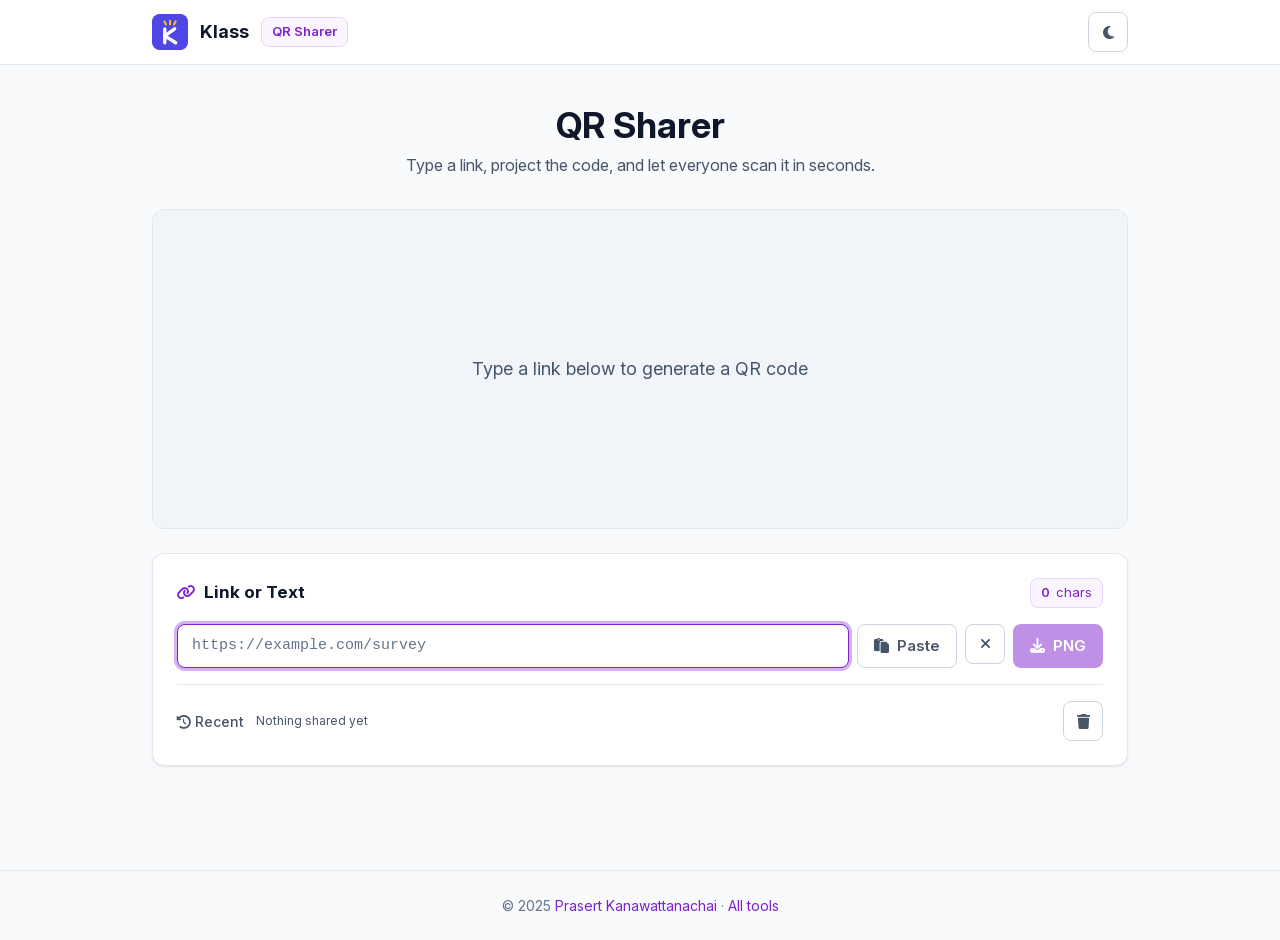
<file: KQR.html>
<!DOCTYPE html>
<html lang="en" data-app="kqr">
<head>
    <meta charset="UTF-8">
    <meta name="viewport" content="width=device-width, initial-scale=1.0">
    <title>QR Sharer – Klass</title>
    <meta name="description" content="Show a giant QR code on the projector so students can scan links instantly.">
    <meta name="theme-color" content="#4f46e5">
    <link rel="manifest" href="manifest.webmanifest">
    <link rel="icon" type="image/png" href="icons/favicon-64.png">
    <link rel="apple-touch-icon" href="icons/apple-touch-icon.png">
    <link rel="stylesheet" href="assets/fonts/inter.css">
    <link rel="stylesheet" href="assets/fontawesome/css/all.min.css">
    <link rel="stylesheet" href="assets/klass.css">
    <link rel="stylesheet" href="assets/accents.css">
    <script src="assets/tailwind.js"></script>
    <script src="assets/theme.js"></script>
    <style>
        /* QR codes need a white module field with quiet zone, even in dark mode. */
        .qr-frame {
            background: #fff;
            border-radius: 12px;
            padding: 16px;
            line-height: 0;
        }
        #qrCanvas {
            image-rendering: pixelated;
            width: min(62vh, 100%, 560px);
            height: auto;
        }
        .qr-caption {
            font-size: clamp(1rem, 2.2vw, 1.5rem);
            font-weight: 600;
            word-break: break-all;
        }
        .chip {
            border: 1px solid var(--border);
            border-radius: 9999px;
            padding: 4px 12px;
            font-size: 12px;
            max-width: 100%;
            overflow: hidden;
            text-overflow: ellipsis;
            white-space: nowrap;
            cursor: pointer;
            transition: border-color 0.12s ease, background-color 0.12s ease;
        }
        .chip:hover { border-color: var(--accent-border); background: var(--accent-soft); }
    </style>
</head>
<body class="font-sans min-h-screen flex flex-col">
    <nav class="k-nav">
        <div class="container mx-auto max-w-5xl px-6 h-16 flex items-center justify-between">
            <div class="flex items-center gap-3">
                <a href="index.html" class="flex items-center gap-3">
                    <img class="k-logo" src="icons/icon.svg" alt="">
                    <span class="text-lg font-bold">Klass</span>
                </a>
                <span class="k-badge">QR Sharer</span>
            </div>
            <button id="themeToggle" class="k-btn k-btn-secondary k-btn-icon" aria-label="Toggle dark mode" title="Toggle dark mode">
                <i class="fa-solid fa-moon"></i>
            </button>
        </div>
    </nav>

    <header class="container mx-auto max-w-5xl px-6 pt-10 pb-8 text-center">
        <h1 class="text-3xl md:text-4xl font-bold mb-2">QR Sharer</h1>
        <p class="k-status text-base max-w-xl mx-auto">Type a link, project the code, and let everyone scan it in seconds.</p>
    </header>

    <main class="flex-1 container mx-auto max-w-5xl px-6 pb-16">
        <div class="space-y-6">

            <div id="stageBox" class="k-stage p-8 min-h-[320px] flex flex-col items-center justify-center gap-5">
                <div id="qrEmpty" class="k-status text-lg">Type a link below to generate a QR code</div>
                <div id="qrFrame" class="qr-frame" hidden>
                    <canvas id="qrCanvas" width="1" height="1"></canvas>
                </div>
                <div id="qrCaption" class="qr-caption t-accent text-center px-4" hidden></div>
            </div>

            <div class="k-card p-6">
                <div class="flex items-center justify-between mb-4">
                    <h2 class="k-card-title"><i class="fa-solid fa-link"></i>Link or Text</h2>
                    <div class="k-badge"><span id="charCount">0</span><span class="font-normal">chars</span></div>
                </div>
                <div class="flex flex-wrap gap-2">
                    <input type="text" id="dataInput" class="k-input flex-1 min-w-[240px] font-mono"
                           placeholder="https://example.com/survey" autocomplete="off" spellcheck="false">
                    <button id="pasteBtn" class="k-btn k-btn-secondary" title="Paste from clipboard">
                        <i class="fa-solid fa-paste"></i>Paste
                    </button>
                    <button id="clearBtn" class="k-btn k-btn-secondary k-btn-icon" aria-label="Clear input" title="Clear input">
                        <i class="fa-solid fa-xmark"></i>
                    </button>
                    <button id="downloadBtn" class="k-btn k-btn-primary" disabled>
                        <i class="fa-solid fa-download"></i>PNG
                    </button>
                </div>

                <div class="flex flex-wrap items-center gap-2 mt-4 pt-4" style="border-top: 1px solid var(--border);">
                    <span class="k-label mr-1"><i class="fa-solid fa-clock-rotate-left"></i> Recent</span>
                    <div id="historyChips" class="flex flex-wrap gap-2 flex-1 min-w-0">
                        <span class="k-status text-xs" id="historyEmpty">Nothing shared yet</span>
                    </div>
                    <button id="clearHistoryBtn" class="k-btn k-btn-secondary k-btn-icon" aria-label="Clear history" title="Clear history">
                        <i class="fa-solid fa-trash"></i>
                    </button>
                </div>
            </div>

            <div id="statusBar" class="k-status text-center py-2" role="status"></div>
        </div>
    </main>

    <footer class="k-footer">
        <div class="container mx-auto max-w-5xl px-6 py-6 text-center">
            <span>&copy; 2025 <a href="https://github.com/prasertcbs" target="_blank" rel="noopener" class="t-accent hover:underline">Prasert Kanawattanachai</a> &middot; <a href="index.html" class="t-accent hover:underline">All tools</a></span>
        </div>
    </footer>

    <script src="assets/kqr/qrcodegen.js"></script>
    <script src="assets/kqr/app.js"></script>
    <script src="assets/app.js"></script>
</body>
</html>
</file>
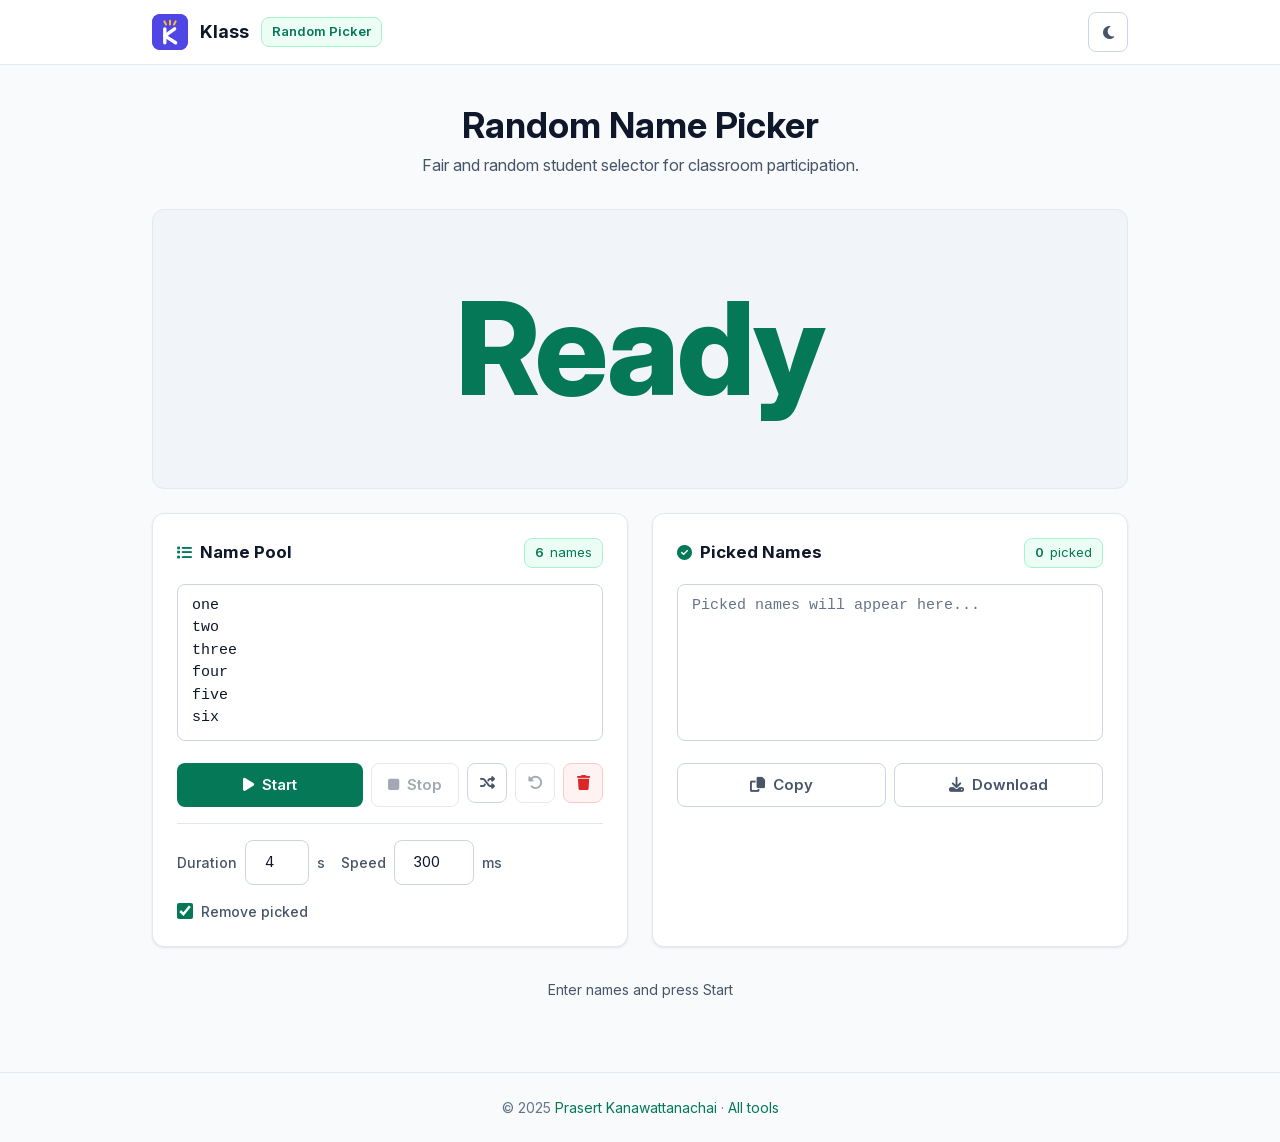
<file: KRandom.html>
<!DOCTYPE html>
<html lang="en" data-app="krandom">
<head>
    <meta charset="UTF-8">
    <meta name="viewport" content="width=device-width, initial-scale=1.0">
    <title>Random Name Picker – Klass</title>
    <meta name="theme-color" content="#4f46e5">
    <link rel="manifest" href="manifest.webmanifest">
    <link rel="icon" type="image/png" href="icons/favicon-64.png">
    <link rel="apple-touch-icon" href="icons/apple-touch-icon.png">
    <link rel="stylesheet" href="assets/fonts/inter.css">
    <link rel="stylesheet" href="assets/fontawesome/css/all.min.css">
    <link rel="stylesheet" href="assets/klass.css">
    <link rel="stylesheet" href="assets/accents.css">
    <script src="assets/tailwind.js"></script>
    <script src="assets/theme.js"></script>
    <script src="assets/klass-util.js"></script>
    <style>
        .stage-text {
            font-size: clamp(2.5rem, 10vw, 8rem);
            font-weight: 800;
            letter-spacing: -0.02em;
            line-height: 1.1;
        }
        .flip {
            animation: flip 0.35s ease-in-out;
        }
        @keyframes flip {
            0% { transform: rotateX(0deg); opacity: 0.85; }
            50% { transform: rotateX(85deg); opacity: 0.65; }
            100% { transform: rotateX(0deg); opacity: 1; }
        }
        .winner {
            animation:
                pop 0.6s cubic-bezier(0.2, 0.8, 0.2, 1),
                pulse 0.5s ease-in-out 0.6s infinite alternate;
        }
        @keyframes pop {
            0% { transform: scale(0.9); }
            55% { transform: scale(1.08); }
            100% { transform: scale(1); }
        }
        @keyframes pulse {
            from { transform: scale(1); opacity: 1; }
            to { transform: scale(1.08); opacity: 0.75; }
        }
        .focus-overlay {
            position: fixed;
            inset: 0;
            z-index: 100;
            background: var(--bg);
            display: flex;
            align-items: center;
            justify-content: center;
            animation: fadein 0.25s ease forwards;
        }
        .focus-overlay[hidden] { display: none; }
        .focus-overlay .stage-text { font-size: clamp(3.5rem, 16vw, 14rem); }
        @keyframes fadein {
            from { opacity: 0; }
            to { opacity: 1; }
        }
        .exit-focus {
            position: absolute;
            top: 16px;
            right: 16px;
            opacity: 0.5;
        }
        .exit-focus:hover { opacity: 1; }
        .focus-actions {
            position: absolute;
            bottom: 40px;
            left: 0;
            right: 0;
            display: flex;
            justify-content: center;
        }
        @media (prefers-reduced-motion: reduce) {
            .focus-overlay { animation: none; }
            .winner { animation: none; }
        }
    </style>
</head>
<body class="font-sans min-h-screen flex flex-col">
    <nav class="k-nav">
        <div class="container mx-auto max-w-5xl px-6 h-16 flex items-center justify-between">
            <div class="flex items-center gap-3">
                <a href="index.html" class="flex items-center gap-3">
                    <img class="k-logo" src="icons/icon.svg" alt="">
                    <span class="text-lg font-bold">Klass</span>
                </a>
                <span class="k-badge">Random Picker</span>
            </div>
            <button id="themeToggle" class="k-btn k-btn-secondary k-btn-icon" aria-label="Toggle dark mode" title="Toggle dark mode">
                <i class="fa-solid fa-moon"></i>
            </button>
        </div>
    </nav>

    <header class="container mx-auto max-w-5xl px-6 pt-10 pb-8 text-center">
        <h1 class="text-3xl md:text-4xl font-bold mb-2">Random Name Picker</h1>
        <p class="k-status text-base max-w-xl mx-auto">Fair and random student selector for classroom participation.</p>
    </header>

    <main class="flex-1 container mx-auto max-w-5xl px-6 pb-16">
        <div class="space-y-6">

            <div id="stageBox" class="k-stage p-8 min-h-[280px] flex items-center justify-center">
                <div id="stageText" class="stage-text t-accent text-center px-4">Ready</div>
            </div>

            <div class="grid gap-6 lg:grid-cols-2">
                <div class="k-card p-6">
                    <div class="flex items-center justify-between mb-4">
                        <h2 class="k-card-title"><i class="fa-solid fa-list"></i>Name Pool</h2>
                        <div class="k-badge"><span id="poolCount">0</span><span class="font-normal">names</span></div>
                    </div>
                    <textarea id="poolTextarea" rows="6" placeholder="Enter one name per line..." class="k-input w-full resize-none font-mono">one
two
three
four
five
six</textarea>

                    <div class="flex flex-wrap gap-2 mt-4">
                        <button id="startBtn" class="k-btn k-btn-primary flex-1">
                            <i class="fa-solid fa-play"></i>Start
                        </button>
                        <button id="stopBtn" class="k-btn k-btn-secondary">
                            <i class="fa-solid fa-stop"></i>Stop
                        </button>
                        <button id="shuffleBtn" class="k-btn k-btn-secondary k-btn-icon" aria-label="Shuffle list" title="Shuffle list">
                            <i class="fa-solid fa-shuffle"></i>
                        </button>
                        <button id="undoBtn" class="k-btn k-btn-secondary k-btn-icon" aria-label="Undo last pick" title="Undo last pick">
                            <i class="fa-solid fa-rotate-left"></i>
                        </button>
                        <button id="resetBtn" class="k-btn k-btn-danger k-btn-icon" aria-label="Reset all" title="Reset all">
                            <i class="fa-solid fa-trash"></i>
                        </button>
                    </div>

                    <div class="flex flex-wrap items-center gap-4 mt-4 pt-4" style="border-top: 1px solid var(--border);">
                        <div class="flex items-center gap-2">
                            <label for="durationInput" class="k-label">Duration</label>
                            <input type="number" id="durationInput" min="1" max="60" value="4" class="k-input w-16 text-center">
                            <span class="k-label">s</span>
                        </div>
                        <div class="flex items-center gap-2">
                            <label for="speedInput" class="k-label">Speed</label>
                            <input type="number" id="speedInput" min="30" max="300" step="10" value="300" class="k-input w-20 text-center">
                            <span class="k-label">ms</span>
                        </div>
                        <label class="flex items-center gap-2 k-label cursor-pointer">
                            <input type="checkbox" id="removeCheckbox" checked class="k-check">
                            Remove picked
                        </label>
                    </div>
                </div>

                <div class="k-card p-6">
                    <div class="flex items-center justify-between mb-4">
                        <h2 class="k-card-title"><i class="fa-solid fa-check-circle"></i>Picked Names</h2>
                        <div class="k-badge"><span id="pickedCount">0</span><span class="font-normal">picked</span></div>
                    </div>
                    <textarea id="pickedTextarea" readonly rows="6" placeholder="Picked names will appear here..." class="k-input w-full resize-none font-mono"></textarea>

                    <div class="flex gap-2 mt-4">
                        <button id="copyPickedBtn" class="k-btn k-btn-secondary flex-1">
                            <i class="fa-solid fa-copy"></i>Copy
                        </button>
                        <button id="downloadPickedBtn" class="k-btn k-btn-secondary flex-1">
                            <i class="fa-solid fa-download"></i>Download
                        </button>
                    </div>
                </div>
            </div>

            <div id="statusBar" class="k-status text-center py-2" role="status">
                Enter names and press Start
            </div>
        </div>
    </main>

    <footer class="k-footer">
        <div class="container mx-auto max-w-5xl px-6 py-6 text-center">
            <span>&copy; 2025 <a href="https://github.com/prasertcbs" target="_blank" rel="noopener" class="t-accent hover:underline">Prasert Kanawattanachai</a> &middot; <a href="index.html" class="t-accent hover:underline">All tools</a></span>
        </div>
    </footer>

    <div id="focusOverlay" class="focus-overlay" hidden>
        <div id="focusText" class="stage-text t-accent text-center px-4">Ready</div>
        <button id="exitFocusBtn" class="k-btn k-btn-secondary exit-focus">✕ Exit (Esc)</button>
        <div class="focus-actions">
            <button id="focusStopBtn" class="k-btn k-btn-secondary" hidden>
                <i class="fa-solid fa-stop"></i>Stop
            </button>
        </div>
    </div>

    <script>
        const els = {
            poolTA: document.getElementById('poolTextarea'),
            pickedTA: document.getElementById('pickedTextarea'),
            duration: document.getElementById('durationInput'),
            speed: document.getElementById('speedInput'),
            remove: document.getElementById('removeCheckbox'),
            start: document.getElementById('startBtn'),
            stop: document.getElementById('stopBtn'),
            shuffle: document.getElementById('shuffleBtn'),
            undo: document.getElementById('undoBtn'),
            reset: document.getElementById('resetBtn'),
            copyPicked: document.getElementById('copyPickedBtn'),
            downloadPicked: document.getElementById('downloadPickedBtn'),
            stage: document.getElementById('stageText'),
            stageBox: document.getElementById('stageBox'),
            focusOverlay: document.getElementById('focusOverlay'),
            focusText: document.getElementById('focusText'),
            exitFocus: document.getElementById('exitFocusBtn'),
            focusStop: document.getElementById('focusStopBtn'),
            status: document.getElementById('statusBar'),
            poolCount: document.getElementById('poolCount'),
            pickedCount: document.getElementById('pickedCount'),
        };

        const state = {
            pool: [],
            picked: [],
            spinning: false,
            intervalId: null,
            timeoutId: null,
            lastRemoved: null,
            get durationMs() {
                return clampNum(parseInt(els.duration.value, 10), 1, 60) * 1000;
            },
            get flipMs() {
                return clampNum(parseInt(els.speed.value, 10), 30, 300);
            },
        };

        function clampNum(n, min, max) {
            n = isFinite(n) ? n : min;
            return Math.min(Math.max(n, min), max);
        }

        function readPool() {
            const raw = els.poolTA.value
                .split(/\r?\n/)
                .map((s) => s.trim())
                .filter(Boolean);
            const seen = new Set();
            const out = [];
            for (const name of raw) {
                const k = name.toLowerCase();
                if (!seen.has(k)) {
                    seen.add(k);
                    out.push(name);
                }
            }
            state.pool = out;
            updateCounts();
            return out;
        }

        function writePool() {
            els.poolTA.value = state.pool.join('\n');
            updateCounts();
        }

        function formatTimestamp(date) {
            const d = date instanceof Date ? date : new Date(date);
            const pad = (n) => String(n).padStart(2, '0');
            const yyyy = d.getFullYear();
            const mm = pad(d.getMonth() + 1);
            const dd = pad(d.getDate());
            const hh = pad(d.getHours());
            const mi = pad(d.getMinutes());
            const ss = pad(d.getSeconds());
            return `${yyyy}-${mm}-${dd} ${hh}:${mi}:${ss}`;
        }

        function writePicked() {
            const lines = state.picked.map(
                (entry, idx) => `${idx + 1}. [${formatTimestamp(entry.timestamp)}] ${entry.name}`
            );
            els.pickedTA.value = lines.join('\n');
            els.downloadPicked.disabled = state.picked.length === 0;
            updateCounts();
        }

        function updateCounts() {
            els.poolCount.textContent = state.pool.length;
            els.pickedCount.textContent = state.picked.length;
            els.start.disabled = state.spinning || state.pool.length === 0;
            els.stop.disabled = !state.spinning;
            els.focusStop.hidden = !state.spinning;
            els.undo.disabled = !state.lastRemoved || state.spinning;
        }

        function setStatus(msg) {
            els.status.textContent = msg;
        }

        function renderStage(text, winner = false) {
            for (const el of [els.stage, els.focusText]) {
                el.textContent = text || '—';
                el.classList.remove('flip', 'winner');
                void el.offsetWidth;
                el.classList.add(winner ? 'winner' : 'flip');
            }
        }

        function enterFocus() {
            els.focusOverlay.hidden = false;
        }

        function exitFocus() {
            els.focusOverlay.hidden = true;
        }

        function startSpin() {
            if (state.spinning) return;
            readPool();
            if (state.pool.length === 0) {
                setStatus('Enter at least one name.');
                return;
            }

            state.spinning = true;
            updateCounts();
            toggleEditing(false);
            enterFocus();
            setStatus('Spinning...');

            state.intervalId = setInterval(() => {
                const i = Math.floor(Math.random() * state.pool.length);
                renderStage(state.pool[i], false);
            }, state.flipMs);

            state.timeoutId = setTimeout(finalizePick, state.durationMs);
        }

        function finalizePick() {
            if (!state.spinning) return;
            clearInterval(state.intervalId);
            state.intervalId = null;

            const idx = Math.floor(Math.random() * state.pool.length);
            const winner = state.pool[idx];
            renderStage(winner, true);

            if (els.remove.checked) {
                const entry = { name: winner, timestamp: new Date() };
                state.lastRemoved = entry;
                state.pool.splice(idx, 1);
                writePool();
                state.picked.push(entry);
                writePicked();
            } else {
                state.lastRemoved = null;
            }

            state.spinning = false;
            updateCounts();
            toggleEditing(true);
            setStatus('Winner: ' + winner + (els.remove.checked ? ' (removed from pool)' : ''));
        }

        function stopSpin() {
            if (!state.spinning) return;
            clearTimeout(state.timeoutId);
            state.timeoutId = null;
            finalizePick();
        }

        function shufflePool() {
            readPool();
            state.pool = KlassUtil.shuffle(state.pool);
            writePool();
            setStatus('List shuffled.');
        }

        function undoLast() {
            if (!state.lastRemoved) return;
            const entry = state.lastRemoved;
            state.lastRemoved = null;
            state.pool.push(entry.name);
            state.picked = state.picked.filter((record) => record !== entry);
            writePool();
            writePicked();
            updateCounts();
            setStatus(`Restored: ${entry.name}`);
        }

        function resetAll() {
            if (!confirm('Clear both lists and reset settings?')) return;
            state.pool = [];
            state.picked = [];
            state.lastRemoved = null;
            state.spinning = false;
            els.poolTA.value = '';
            els.duration.value = 4;
            els.speed.value = 300;
            els.remove.checked = true;
            renderStage('Ready');
            writePicked();
            updateCounts();
            setStatus('Reset complete.');
            toggleEditing(true);
        }

        function copyPicked() {
            navigator.clipboard
                .writeText(els.pickedTA.value)
                .then(() => setStatus('Copied to clipboard.'))
                .catch(() => setStatus('Copy failed.'));
        }

        function downloadPicked() {
            if (!state.picked.length) {
                setStatus('No picked names to download.');
                return;
            }
            const header = ['No', 'Timestamp', 'Name'];
            const rows = state.picked.map((entry, idx) => [
                idx + 1,
                formatTimestamp(entry.timestamp),
                entry.name,
            ]);
            const stamp = new Date().toISOString().slice(0, 10);
            KlassUtil.downloadCsv(`picked-names-${stamp}.csv`, KlassUtil.toCsv([header, ...rows]));
            setStatus('Downloaded as CSV.');
        }

        function toggleEditing(enabled) {
            els.poolTA.readOnly = !enabled;
            els.shuffle.disabled = !enabled;
            els.reset.disabled = !enabled;
            els.copyPicked.disabled = !enabled && els.pickedTA.value.length === 0;
        }

        els.start.addEventListener('click', startSpin);
        els.stop.addEventListener('click', stopSpin);
        els.exitFocus.addEventListener('click', exitFocus);
        els.focusStop.addEventListener('click', stopSpin);
        els.shuffle.addEventListener('click', shufflePool);
        els.undo.addEventListener('click', undoLast);
        els.reset.addEventListener('click', resetAll);
        els.copyPicked.addEventListener('click', copyPicked);
        els.downloadPicked.addEventListener('click', downloadPicked);

        els.poolTA.addEventListener('input', () => {
            readPool();
            setStatus('');
        });
        els.duration.addEventListener('change', () => {
            els.duration.value = clampNum(parseInt(els.duration.value, 10), 1, 60);
        });
        els.speed.addEventListener('change', () => {
            els.speed.value = clampNum(parseInt(els.speed.value, 10), 30, 300);
        });

        document.addEventListener('keydown', (e) => {
            if (e.key === 'Escape' && !els.focusOverlay.hidden) {
                exitFocus();
                return;
            }
            const active = document.activeElement;
            const typing = active && (active.tagName === 'TEXTAREA' || active.tagName === 'INPUT');
            if (typing) return;
            if (e.code === 'Space' || e.code === 'Enter') {
                e.preventDefault();
                if (state.spinning) stopSpin();
                else startSpin();
            }
        });

        readPool();
    </script>
    <script src="assets/app.js"></script>
</body>
</html>
</file>
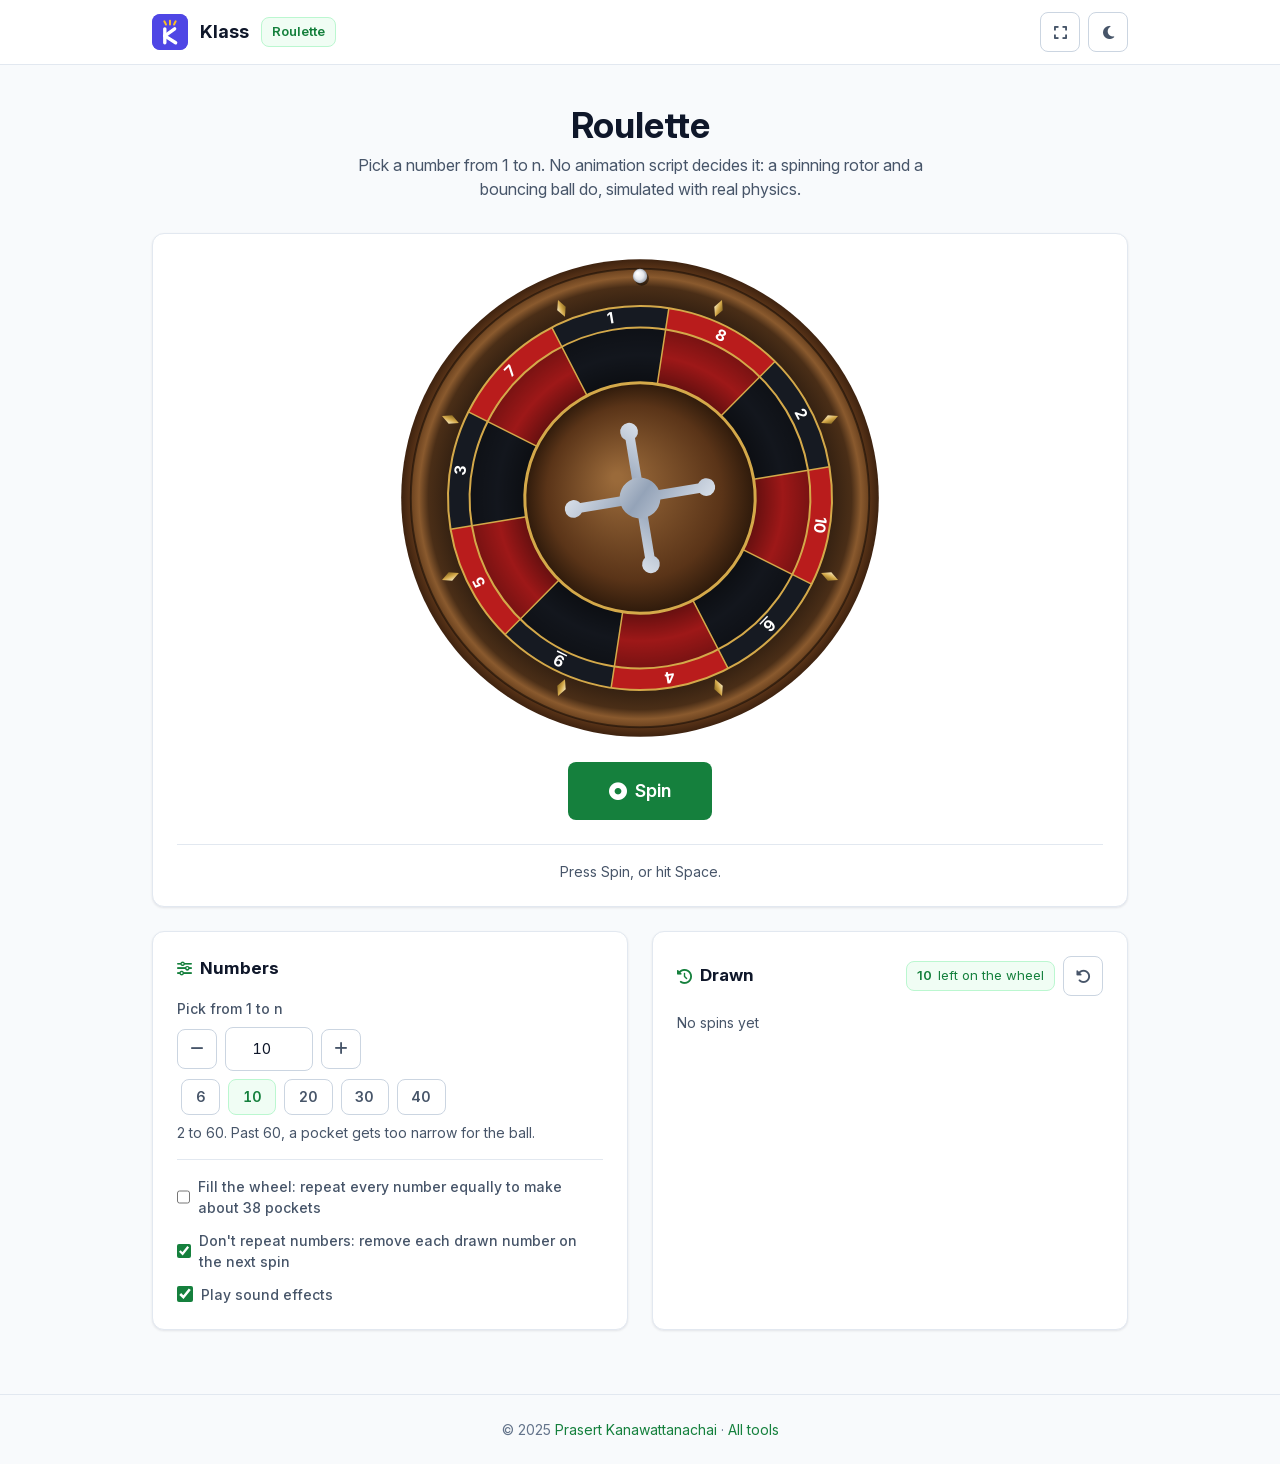
<file: KRoulette.html>
<!DOCTYPE html>
<html lang="en" data-app="kroulette">
<head>
    <meta charset="UTF-8">
    <meta name="viewport" content="width=device-width, initial-scale=1.0">
    <title>Roulette – Klass</title>
    <meta name="description" content="Pick a number from 1 to n with a physically simulated roulette wheel — a spinning rotor and a bouncing ball decide it.">
    <meta name="theme-color" content="#4f46e5">
    <link rel="manifest" href="manifest.webmanifest">
    <link rel="icon" type="image/png" href="icons/favicon-64.png">
    <link rel="apple-touch-icon" href="icons/apple-touch-icon.png">
    <link rel="stylesheet" href="assets/fonts/inter.css">
    <link rel="stylesheet" href="assets/fontawesome/css/all.min.css">
    <link rel="stylesheet" href="assets/klass.css">
    <link rel="stylesheet" href="assets/accents.css">
    <script src="assets/tailwind.js"></script>
    <script src="assets/theme.js"></script>
    <script src="assets/klass-util.js"></script>
    <style>
        /* Sized from its container, as in KWheel; the ResizeObserver repaints
           at the new resolution when focus mode gives it a bigger box. */
        .wheel-box {
            position: relative;
            width: min(var(--wheel-size, 30rem), 100%);
            aspect-ratio: 1;
            margin-inline: auto;
        }
        #wheelCanvas {
            display: block;
            width: 100%;
            height: 100%;
        }

        .winner-label {
            font-size: clamp(2.5rem, 8vw, 4.5rem);
            font-weight: 800;
            letter-spacing: -0.02em;
            line-height: 1;
            font-variant-numeric: tabular-nums;
        }
        .winner {
            animation:
                pop 0.6s cubic-bezier(0.2, 0.8, 0.2, 1),
                pulse 0.5s ease-in-out 0.6s infinite alternate;
        }
        @keyframes pop {
            0% { transform: scale(0.9); }
            55% { transform: scale(1.08); }
            100% { transform: scale(1); }
        }
        @keyframes pulse {
            from { transform: scale(1); opacity: 1; }
            to { transform: scale(1.05); opacity: 0.8; }
        }

        .chip {
            padding: 0.4rem 0.85rem;
            border-radius: 0.5rem;
            border: 1px solid var(--border-strong);
            background-color: var(--surface);
            color: var(--text-muted);
            font-weight: 600;
            font-size: 0.875rem;
            font-variant-numeric: tabular-nums;
            cursor: pointer;
            transition: background-color 0.15s ease, border-color 0.15s ease, color 0.15s ease;
        }
        .chip:hover:not(:disabled) { background-color: var(--surface-2); color: var(--text); }
        .chip.is-active {
            background-color: var(--accent-soft);
            border-color: var(--accent-border);
            color: var(--accent-fg);
        }
        .chip:disabled { opacity: 0.5; cursor: not-allowed; }

        .num-input { width: 5.5rem; text-align: center; font-variant-numeric: tabular-nums; }

        .drawn-badge { font-variant-numeric: tabular-nums; }

        .confetti {
            position: fixed;
            top: -10px;
            width: 10px;
            height: 10px;
            z-index: 300;
            pointer-events: none;
            animation: confetti-fall 3s ease-in forwards;
        }
        @keyframes confetti-fall {
            0% { transform: translateY(0) rotate(0deg); opacity: 1; }
            100% { transform: translateY(100vh) rotate(720deg); opacity: 0; }
        }

        /* ---- Projector focus mode (same overlay pattern as the other tools) ---- */
        .focus-overlay {
            position: fixed;
            inset: 0;
            z-index: 100;
            background: var(--bg);
            display: flex;
            align-items: center;
            justify-content: center;
            animation: fadein 0.25s ease forwards;
        }
        .focus-overlay[hidden] { display: none; }
        @keyframes fadein {
            from { opacity: 0; }
            to { opacity: 1; }
        }
        .focus-content {
            width: min(1400px, 92vw);
            height: 100vh;
            display: flex;
            align-items: center;
            justify-content: center;
        }
        /* Wheel beside the result on a landscape projector, so the wheel can
           use nearly the full height. */
        .focus-content #wheelStage {
            display: flex;
            align-items: center;
            justify-content: center;
            gap: 3rem;
            width: 100%;
            max-height: 100vh;
            padding: 3.5rem 0 1.5rem;
        }
        .focus-content #wheelStage > * { margin-top: 0; }
        .focus-content .wheel-box { --wheel-size: min(82vh, 52vw); margin-inline: 0; flex: none; }
        .focus-content .stage-side { flex-direction: column; min-width: 16rem; }
        .focus-content .winner-label { font-size: clamp(4rem, 12vw, 9rem); }
        @media (max-aspect-ratio: 1/1) {
            .focus-content #wheelStage { flex-direction: column; gap: 1.25rem; }
            .focus-content .wheel-box { --wheel-size: min(60vh, 92vw); }
        }
        .exit-focus {
            position: absolute;
            top: 16px;
            right: 16px;
            opacity: 0.5;
        }
        .exit-focus:hover { opacity: 1; }

        @media (prefers-reduced-motion: reduce) {
            .focus-overlay { animation: none; }
            .winner { animation: none; }
        }
    </style>
</head>
<body class="font-sans min-h-screen flex flex-col">
    <nav class="k-nav">
        <div class="container mx-auto max-w-5xl px-6 h-16 flex items-center justify-between">
            <div class="flex items-center gap-3">
                <a href="index.html" class="flex items-center gap-3">
                    <img class="k-logo" src="icons/icon.svg" alt="">
                    <span class="text-lg font-bold">Klass</span>
                </a>
                <span class="k-badge">Roulette</span>
            </div>
            <div class="flex items-center gap-2">
                <button id="focusBtn" class="k-btn k-btn-secondary k-btn-icon" aria-label="Focus mode" title="Focus mode">
                    <i class="fa-solid fa-expand"></i>
                </button>
                <button id="themeToggle" class="k-btn k-btn-secondary k-btn-icon" aria-label="Toggle dark mode" title="Toggle dark mode">
                    <i class="fa-solid fa-moon"></i>
                </button>
            </div>
        </div>
    </nav>

    <header class="container mx-auto max-w-5xl px-6 pt-10 pb-8 text-center">
        <h1 class="text-3xl md:text-4xl font-bold mb-2">Roulette</h1>
        <p class="k-status text-base max-w-xl mx-auto">Pick a number from 1 to n. No animation script decides it: a spinning rotor and a bouncing ball do, simulated with real physics.</p>
    </header>

    <main class="flex-1 container mx-auto max-w-5xl px-6 pb-16">
        <div class="space-y-6">

            <div class="k-card p-6">
                <div id="wheelStage">
                    <div class="wheel-box">
                        <canvas id="wheelCanvas" role="img" aria-label="Roulette wheel"></canvas>
                    </div>

                    <div class="stage-side flex flex-wrap items-center justify-center gap-6 mt-6">
                        <button id="spinBtn" class="k-btn k-btn-primary text-lg" style="padding: 0.875rem 2.5rem;">
                            <i class="fa-solid fa-circle-dot"></i>Spin
                        </button>

                        <div id="winnerDisplay" class="k-stage px-8 py-4 text-center" hidden>
                            <div class="k-label mb-1">Number</div>
                            <div id="winnerNumber" class="winner-label t-accent" role="status"></div>
                        </div>
                    </div>
                </div>

                <div id="statusBar" class="k-status mt-6 pt-4 text-center" style="border-top: 1px solid var(--border);" role="status">
                    Press Spin, or hit Space.
                </div>
            </div>

            <div class="grid gap-6 lg:grid-cols-2">
                <div class="k-card p-6">
                    <h2 class="k-card-title mb-4"><i class="fa-solid fa-sliders"></i>Numbers</h2>

                    <label for="countInput" class="k-label block mb-2">Pick from 1 to n</label>
                    <div class="flex flex-wrap items-center gap-2">
                        <button id="countDown" class="k-btn k-btn-secondary k-btn-icon" aria-label="Fewer numbers" title="Fewer numbers">
                            <i class="fa-solid fa-minus"></i>
                        </button>
                        <input type="number" id="countInput" min="2" max="60" step="1" inputmode="numeric" class="k-input num-input">
                        <button id="countUp" class="k-btn k-btn-secondary k-btn-icon" aria-label="More numbers" title="More numbers">
                            <i class="fa-solid fa-plus"></i>
                        </button>
                        <div class="flex flex-wrap gap-2 ml-1" id="countPresets">
                            <button class="chip" data-count="6">6</button>
                            <button class="chip" data-count="10">10</button>
                            <button class="chip" data-count="20">20</button>
                            <button class="chip" data-count="30">30</button>
                            <button class="chip" data-count="40">40</button>
                        </div>
                    </div>
                    <p class="k-status mt-2 text-sm">2 to 60. Past 60, a pocket gets too narrow for the ball.</p>

                    <div class="mt-4 pt-4 space-y-3" style="border-top: 1px solid var(--border);">
                        <label class="flex items-center gap-2 k-label cursor-pointer">
                            <input type="checkbox" id="fillWheel" class="k-check">
                            Fill the wheel: repeat every number equally to make about 38 pockets
                        </label>
                        <label class="flex items-center gap-2 k-label cursor-pointer">
                            <input type="checkbox" id="noRepeat" checked class="k-check">
                            Don't repeat numbers: remove each drawn number on the next spin
                        </label>
                        <label class="flex items-center gap-2 k-label cursor-pointer">
                            <input type="checkbox" id="soundEnabled" checked class="k-check">
                            Play sound effects
                        </label>
                    </div>
                </div>

                <div class="k-card p-6">
                    <div class="flex items-center justify-between mb-4 gap-2">
                        <h2 class="k-card-title"><i class="fa-solid fa-clock-rotate-left"></i>Drawn</h2>
                        <div class="flex items-center gap-2">
                            <div class="k-badge"><span id="remainingCount">0</span><span class="font-normal">left on the wheel</span></div>
                            <button id="resetBtn" class="k-btn k-btn-secondary k-btn-icon" aria-label="Reset wheel and history" title="Reset wheel and history">
                                <i class="fa-solid fa-rotate-left"></i>
                            </button>
                        </div>
                    </div>
                    <div id="historyList" class="flex flex-wrap gap-2 content-start min-h-[3rem]">
                        <span class="k-status">No spins yet</span>
                    </div>
                </div>
            </div>
        </div>
    </main>

    <footer class="k-footer">
        <div class="container mx-auto max-w-5xl px-6 py-6 text-center">
            <span>&copy; 2025 <a href="https://github.com/prasertcbs" target="_blank" rel="noopener" class="t-accent hover:underline">Prasert Kanawattanachai</a> &middot; <a href="index.html" class="t-accent hover:underline">All tools</a></span>
        </div>
    </footer>

    <!-- Projector focus mode: #wheelStage is moved in here while open -->
    <div id="focusOverlay" class="focus-overlay" hidden>
        <div id="focusContent" class="focus-content"></div>
        <button id="exitFocusBtn" class="k-btn k-btn-secondary exit-focus">✕ Exit (Esc)</button>
    </div>

    <script>
        const $ = (id) => document.getElementById(id);

        const els = {
            canvas: $('wheelCanvas'),
            wheelBox: document.querySelector('.wheel-box'),
            stage: $('wheelStage'),
            spinBtn: $('spinBtn'),
            winnerDisplay: $('winnerDisplay'),
            winnerNumber: $('winnerNumber'),
            statusBar: $('statusBar'),
            countInput: $('countInput'),
            countDown: $('countDown'),
            countUp: $('countUp'),
            countPresets: $('countPresets'),
            fillWheel: $('fillWheel'),
            noRepeat: $('noRepeat'),
            soundEnabled: $('soundEnabled'),
            remainingCount: $('remainingCount'),
            resetBtn: $('resetBtn'),
            historyList: $('historyList'),
            focusBtn: $('focusBtn'),
            focusOverlay: $('focusOverlay'),
            focusContent: $('focusContent'),
            exitFocusBtn: $('exitFocusBtn'),
        };

        const ctx = els.canvas.getContext('2d');
        const MIN_COUNT = 2;
        const MAX_COUNT = 60;
        const DEFAULT_COUNT = 10;

        /* ---- Physics ----------------------------------------------------- */

        // Geometry in wheel radii (the outer rim is 1), measured from the centre.
        const GEO = {
            hub: 0.48,          // turret cone: the inner wall of the pockets
            pocketOuter: 0.71,  // outer lip of the pocket ring; frets run hub → here
            numberRing: 0.8,    // outer edge of the rotor's number ring
            deflector: 0.855,   // ring of eight diamonds on the bowl
            deflectorR: 0.02,
            track: 0.955,       // outer wall of the ball track
        };
        const PHYS = {
            dt: 1 / 600,             // fixed step; small enough that a fast ball can't skip a fret
            rotorFriction: 0.07,     // rad/s² bearing friction
            rotorDrag: 0.02,         // 1/s viscous term
            bowlSlope: 16,           // inward pull of the tilted bowl (and track)
            ringSlope: 8,            // the number ring is nearly flat, so the ball lingers on it
            pocketSlope: 4,          // gentler pull across the pocket floor
            trackFriction: 1.1,      // rolling friction against the track wall
            bowlFriction: 0.9,       // rolling friction on the bowl
            airDrag: 0.06,
            floorGrip: 1.6,          // how fast the pocket floor drags the ball along with the rotor
            ringGrip: 0.5,           // the polished number ring grips less
            ringKick: 0.5,           // hop height per unit of speed across the number ring
            ringScrub: 0.8,          // speed kept (relative to the rotor) per strike on the ring
            ringScatter: 0.35,       // random sideways knock per strike
            ringMinSpeed: 0.5,       // below this the ball just rolls on the ring
            lipDamp: 0.6,            // share of inward speed lost per strike
            gravityZ: 16,            // pulls the hop back down
            eHop: 0.45,              // bounce when a hop lands
            fretHeight: 0.018,       // a ball higher than this sails over the frets
            deflectorHeight: 0.02,   // a ball higher than this clears the diamonds
            deflectorKeep: 0.7,      // share of speed kept when hitting one
            deflectorTurn: 0.9,      // rad; how far a hit can knock its heading
            deflectorKick: 0.3,      // hop from hitting one
            eTrack: 0.1, eFret: 0.6, eHub: 0.35,
            settleSpeed: 0.12,       // relative to the rotor surface
            settleTime: 0.5,
            timeout: 25,
        };

        // Uniform [0, 1) from the OS entropy pool, drawn in batches.
        const cryptoRandom = (() => {
            const buffer = new Uint32Array(256);
            let index = buffer.length;
            return () => {
                if (index === buffer.length) {
                    crypto.getRandomValues(buffer);
                    index = 0;
                }
                return buffer[index++] / 4294967296;
            };
        })();

        // Pockets shrink as n grows; the ball shrinks with them so it always fits.
        function ballRadiusFor(n) {
            const midArc = (2 * Math.PI * (GEO.hub + GEO.pocketOuter) / 2) / n;
            return Math.min(0.03, midArc * 0.36);
        }

        function createSim(n, rng, phi = 0) {
            const angle = rng() * 2 * Math.PI;
            const speed = 9 + rng() * 3.5;
            const ballR = ballRadiusFor(n);
            const r = GEO.track - ballR;
            return {
                n, rng, ballR,
                phi,
                omega: 2.6 + rng() * 1.4,          // rotor turns clockwise (screen)
                x: r * Math.cos(angle), y: r * Math.sin(angle),
                // Ball launched counter-clockwise, against the rotor.
                vx: speed * Math.sin(angle), vy: -speed * Math.cos(angle),
                z: 0, vz: 0,
                time: 0,
                calm: 0,
                settled: false,
                timedOut: false,
                pocketAngle: 0, pocketRadius: 0,   // ball position in rotor frame once settled
                sector: -1, ringHops: 0,                       // divider-bounded sector under the ball, for ring rattle
                impacts: [],                       // collision speeds, drained by the page for sound
            };
        }

        // Before the first spin: the ball waits at the top of the track.
        function createIdle(n, phi = 0) {
            const sim = createSim(n, () => 0.5, phi);
            const r = GEO.track - sim.ballR;
            Object.assign(sim, { idle: true, omega: 0, x: 0, y: -r, vx: 0, vy: 0 });
            return sim;
        }

        const TAU = 2 * Math.PI;
        const wrap = (a) => ((a % TAU) + TAU) % TAU;

        function pocketIndex(sim) {
            const a = sim.settled ? sim.pocketAngle : wrap(Math.atan2(sim.y, sim.x) - sim.phi);
            return Math.floor(a / (TAU / sim.n)) % sim.n;
        }

        function impact(sim, speed, kick) {
            if (speed > 0.25) sim.impacts.push(speed);
            if (kick) sim.vz = Math.max(sim.vz, Math.min(speed * kick, 2.2));
        }

        // Bounce off a wall moving at (sx, sy) with outward normal (nx, ny).
        function bounce(sim, nx, ny, sx, sy, e, grip, jitter, kick) {
            if (jitter) {
                const t = (sim.rng() - 0.5) * jitter;
                const c = Math.cos(t), s = Math.sin(t);
                [nx, ny] = [nx * c - ny * s, nx * s + ny * c];
            }
            let rx = sim.vx - sx, ry = sim.vy - sy;
            const vn = rx * nx + ry * ny;
            if (vn >= 0) return;
            rx -= (1 + e) * vn * nx;
            ry -= (1 + e) * vn * ny;
            // Scrub some tangential speed at the contact.
            const vt = rx * -ny + ry * nx;
            rx -= grip * vt * -ny;
            ry -= grip * vt * nx;
            sim.vx = rx + sx;
            sim.vy = ry + sy;
            impact(sim, -vn, kick);
        }

        function step(sim) {
            const dt = PHYS.dt;
            sim.time += dt;

            // Rotor: bearing friction plus a little viscous drag.
            const decel = PHYS.rotorFriction + PHYS.rotorDrag * Math.abs(sim.omega);
            sim.omega = Math.sign(sim.omega) * Math.max(0, Math.abs(sim.omega) - decel * dt);
            sim.phi = wrap(sim.phi + sim.omega * dt);

            if (sim.settled || sim.idle) return;

            const { ballR } = sim;
            let r = Math.hypot(sim.x, sim.y);
            let ux = sim.x / r, uy = sim.y / r;
            const speed = Math.hypot(sim.vx, sim.vy);
            const grounded = sim.z <= 0;
            const inPockets = r < GEO.pocketOuter;
            const onRing = !inPockets && r < GEO.numberRing;

            // Gravity down the tilted bowl, rolling friction, air.
            const slope = inPockets ? PHYS.pocketSlope : onRing ? PHYS.ringSlope : PHYS.bowlSlope;
            // Only a ball touching the surface feels its slope; in the air it flies straight.
            let ax = grounded ? -ux * slope : 0;
            let ay = grounded ? -uy * slope : 0;
            const onTrack = r >= GEO.track - ballR - 1e-4;
            if (grounded && !inPockets && !onRing && speed > 1e-6) {
                const f = onTrack ? PHYS.trackFriction : PHYS.bowlFriction;
                ax -= (sim.vx / speed) * f;
                ay -= (sim.vy / speed) * f;
            }
            ax -= sim.vx * PHYS.airDrag;
            ay -= sim.vy * PHYS.airDrag;

            // The pocket floor and number ring carry the ball along with the rotor.
            if (grounded && (inPockets || onRing)) {
                const grip = inPockets ? PHYS.floorGrip : PHYS.ringGrip;
                const sx = -sim.omega * sim.y, sy = sim.omega * sim.x;
                ax -= (sim.vx - sx) * grip;
                ay -= (sim.vy - sy) * grip;
            }

            sim.vx += ax * dt;
            sim.vy += ay * dt;
            sim.x += sim.vx * dt;
            sim.y += sim.vy * dt;

            // Hop.
            let landed = false;
            if (sim.z > 0 || sim.vz > 0) {
                sim.vz -= PHYS.gravityZ * dt;
                sim.z += sim.vz * dt;
                if (sim.z <= 0) {
                    landed = true;
                    sim.z = 0;
                    sim.vz = -sim.vz * PHYS.eHop < 0.2 ? 0 : -sim.vz * PHYS.eHop;
                }
            }

            const prevR = r;
            r = Math.hypot(sim.x, sim.y);
            ux = sim.x / r; uy = sim.y / r;

            // Number ring: the ball comes off the bowl onto a surface spinning
            // the other way, and each raised divider it runs over throws it up.
            if (r < GEO.numberRing && r >= GEO.pocketOuter) {
                const slice = TAU / sim.n;
                const sector = Math.floor(wrap(Math.atan2(sim.y, sim.x) - sim.phi) / slice);
                const sx = -sim.omega * sim.y, sy = sim.omega * sim.x;
                const relSpeed = Math.hypot(sim.vx - sx, sim.vy - sy);
                const touchdown = (landed || (prevR >= GEO.numberRing && sim.z <= 0))
                    || (sim.sector !== -1 && sector !== sim.sector && sim.z <= 0);
                if (touchdown && relSpeed > PHYS.ringMinSpeed) {
                    sim.ringHops++;
                    // Striking a surface spinning the other way throws the ball
                    // back up; each strike scrubs off speed relative to the rotor
                    // and most of the ball's run toward the centre.
                    const inward = Math.min(0, sim.vx * ux + sim.vy * uy);
                    sim.vx -= inward * PHYS.lipDamp * ux;
                    sim.vy -= inward * PHYS.lipDamp * uy;
                    const keep = PHYS.ringScrub * (0.9 + 0.2 * sim.rng());
                    const scatter = (sim.rng() - 0.5) * PHYS.ringScatter * relSpeed;
                    sim.vx = sx + (sim.vx - sx) * keep + ux * scatter;
                    sim.vy = sy + (sim.vy - sy) * keep + uy * scatter;
                    sim.vz = 0;
                    impact(sim, relSpeed, PHYS.ringKick * (0.6 + 0.8 * sim.rng()));
                }
                sim.sector = sector;
            } else {
                sim.sector = -1;
            }

            // Outer track wall.
            if (r > GEO.track - ballR) {
                const target = GEO.track - ballR;
                sim.x = ux * target; sim.y = uy * target;
                bounce(sim, -ux, -uy, 0, 0, PHYS.eTrack, 0, 0, 0);
                r = target;
            }

            // Hub / turret.
            if (r < GEO.hub + ballR) {
                const target = GEO.hub + ballR;
                sim.x = ux * target; sim.y = uy * target;
                const sx = -sim.omega * sim.y, sy = sim.omega * sim.x;
                bounce(sim, ux, uy, sx, sy, PHYS.eHub, 0.1, 0, 0.1);
                r = target;
            }

            // Diamond deflectors, fixed to the bowl.
            if (Math.abs(r - GEO.deflector) < GEO.deflectorR + ballR) {
                const k = Math.round((Math.atan2(sim.y, sim.x) - Math.PI / 8) / (TAU / 8));
                const a = k * (TAU / 8) + Math.PI / 8;
                const cx = GEO.deflector * Math.cos(a), cy = GEO.deflector * Math.sin(a);
                const dx = sim.x - cx, dy = sim.y - cy;
                const d = Math.hypot(dx, dy);
                const min = GEO.deflectorR + ballR;
                // Low diamonds: the ball rides up over them rather than
                // stopping dead, so they throw it into the air and knock its
                // heading off course, but take only part of its speed.
                if (d < min && d > 1e-9 && sim.z < PHYS.deflectorHeight) {
                    const nx = dx / d, ny = dy / d;
                    const vn = sim.vx * nx + sim.vy * ny;
                    if (vn < 0) {
                        const hit = Math.hypot(sim.vx, sim.vy);
                        const keep = PHYS.deflectorKeep * (0.85 + 0.3 * sim.rng());
                        // Turned mostly inward, toward the rotor.
                        const turn = (sim.rng() - 0.3) * PHYS.deflectorTurn * Math.sign(sim.vx * -uy + sim.vy * ux || 1);
                        const c = Math.cos(turn), sn = Math.sin(turn);
                        [sim.vx, sim.vy] = [(sim.vx * c - sim.vy * sn) * keep, (sim.vx * sn + sim.vy * c) * keep];
                        impact(sim, -vn, 0);
                        sim.vz = Math.max(sim.vz, Math.min(hit * PHYS.deflectorKick * (0.7 + 0.6 * sim.rng()), 2.2));
                    }
                }
            }

            // Frets: radial bars on the rotor between neighbouring pockets. Only
            // the two bounding the pocket the ball is over can be touching it.
            if (r < GEO.pocketOuter + ballR && sim.z < PHYS.fretHeight) {
                const slice = TAU / sim.n;
                const rel = wrap(Math.atan2(sim.y, sim.x) - sim.phi);
                const k = Math.floor(rel / slice);
                for (const edge of [k, k + 1]) {
                    const a = sim.phi + edge * slice;
                    const fx = Math.cos(a), fy = Math.sin(a);
                    const along = Math.min(GEO.pocketOuter, Math.max(GEO.hub, sim.x * fx + sim.y * fy));
                    const cx = fx * along, cy = fy * along;
                    const dx = sim.x - cx, dy = sim.y - cy;
                    const d = Math.hypot(dx, dy);
                    const min = ballR + 0.004;
                    if (d < min && d > 1e-9) {
                        const nx = dx / d, ny = dy / d;
                        sim.x = cx + nx * min; sim.y = cy + ny * min;
                        bounce(sim, nx, ny, -sim.omega * cy, sim.omega * cx, PHYS.eFret, 0.15, 0.6, 0.55);
                    }
                }
            }

            // Settled: sitting in a pocket, moving with the rotor.
            r = Math.hypot(sim.x, sim.y);
            if (r < GEO.pocketOuter - ballR * 0.5 && sim.z <= 0) {
                const rvx = sim.vx + sim.omega * sim.y, rvy = sim.vy - sim.omega * sim.x;
                sim.calm = Math.hypot(rvx, rvy) < PHYS.settleSpeed ? sim.calm + dt : 0;
            } else {
                sim.calm = 0;
            }
            if (sim.calm >= PHYS.settleTime || sim.time >= PHYS.timeout) {
                sim.timedOut = sim.calm < PHYS.settleTime;
                lockBall(sim);
            }
        }

        // Freeze the ball into the pocket it's over; from here it rides the rotor.
        function lockBall(sim) {
            const slice = TAU / sim.n;
            const k = pocketIndex(sim);
            sim.settled = true;
            sim.pocketIndex = k;
            sim.pocketRadius = Math.min(GEO.pocketOuter - sim.ballR,
                Math.max(GEO.hub + sim.ballR, Math.hypot(sim.x, sim.y)));
            // Where it actually sits, nudged clear of the frets — no visible jump.
            const margin = Math.min(slice / 2, (sim.ballR + 0.004) / sim.pocketRadius);
            const rel = wrap(Math.atan2(sim.y, sim.x) - sim.phi);
            sim.pocketAngle = Math.min((k + 1) * slice - margin, Math.max(k * slice + margin, rel));
            sim.z = 0; sim.vz = 0;
        }

        /* ---- State ------------------------------------------------------- */

        let count = DEFAULT_COUNT;
        let numbers = [];          // the number on each pocket, in order; a number may fill several
        let drawn = [];            // most recent first
        let pendingRemoval = null; // last number stays under the ball until the next spin
        let sim = null;
        let spinning = false;
        let winningPocket = -1;

        const reduceMotion = window.matchMedia('(prefers-reduced-motion: reduce)');

        const fullRange = (n) => Array.from({ length: n }, (_, i) => i + 1);

        const TARGET_POCKETS = 38;  // "Fill the wheel" aims for a casino-sized wheel

        const distinctNumbers = () => [...new Set(numbers)];

        // Pockets per number. Every number gets the same share, so the odds
        // stay equal; with 25 numbers left that is 2 each (50 pockets), the
        // most the wheel ever holds, well inside the 60 a ball fits.
        const copiesFor = (distinct) =>
            els.fillWheel.checked && distinct >= 2 ? Math.max(1, Math.round(TARGET_POCKETS / distinct)) : 1;

        // Neighbouring pockets that are the same or consecutive numbers. The
        // ring wraps, so by default the last pocket neighbours the first.
        function clashes(order, wrap = true) {
            let total = 0;
            const pairs = wrap ? order.length : order.length - 1;
            for (let i = 0; order.length > 1 && i < pairs; i++) {
                if (Math.abs(order[i] - order[(i + 1) % order.length]) <= 1) total++;
            }
            return total;
        }

        function shuffled(values) {
            const out = [...values];
            for (let i = out.length - 1; i > 0; i--) {
                const j = Math.floor(cryptoRandom() * (i + 1));
                [out[i], out[j]] = [out[j], out[i]];
            }
            return out;
        }

        /* How bunched a layout's repeated numbers are: 0 when every number's
           pockets sit a full round apart, growing sharply as two copies close in. */
        function bunching(order, copies) {
            if (copies < 2) return 0;
            const round = order.length / copies;
            const last = new Map();
            let total = 0;
            // Twice round the ring, so gaps across the seam count too.
            for (let i = 0; i < order.length * 2; i++) {
                const v = order[i % order.length];
                if (last.has(v) && i - last.get(v) < round) total += (round - (i - last.get(v))) ** 2;
                last.set(v, i);
            }
            return total / 2;
        }

        /* Pocket order around the wheel: shuffled, with no same or consecutive
           numbers side by side. Copies go on in rounds, each round placing
           every number once; of a batch of shuffles, each round takes the one
           that joins cleanly onto the last and keeps copies furthest apart.
           Whole layouts are retried and the best kept (fewest clashes, then
           least bunching). With 4 or fewer numbers every layout has a clash,
           so the one with the fewest is kept. */
        function arrangePockets(values, copies = 1) {
            const n = values.length;
            let best = null;
            let bestScore = Infinity;
            const attempts = copies > 1 && n > 4 ? 40 : 200;
            for (let attempt = 0; attempt < attempts; attempt++) {
                const order = [];
                const lastAt = new Map();
                for (let round = 0; round < copies; round++) {
                    let pick = null;
                    let pickScore = Infinity;
                    for (let t = 0; t < 60; t++) {
                        const candidate = shuffled(values);
                        let score = clashes([...order.slice(-1), ...candidate], false) * 1e6;
                        for (let j = 0; j < n && round > 0; j++) {
                            const gap = order.length + j - lastAt.get(candidate[j]);
                            if (gap < n) score += (n - gap) ** 2;
                        }
                        if (score < pickScore) {
                            pick = candidate;
                            pickScore = score;
                        }
                        if (score === 0) break;
                    }
                    pick.forEach((v, j) => lastAt.set(v, order.length + j));
                    order.push(...pick);
                }
                const score = clashes(order) * 1e6 + bunching(order, copies);
                if (score < bestScore) {
                    best = order;
                    bestScore = score;
                }
                if (score === 0) break;
            }
            return best ?? [];
        }

        const layoutWheel = (values) => arrangePockets(values, copiesFor(values.length));
        const clampCount = (value) =>
            Math.min(MAX_COUNT, Math.max(MIN_COUNT, Math.round(Number(value) || DEFAULT_COUNT)));

        /* ---- Rendering --------------------------------------------------- */

        // Backing store in device pixels so the wheel stays sharp on HiDPI
        // screens and projectors; drawing below works in wheel radii.
        function resizeCanvas() {
            const rect = els.wheelBox.getBoundingClientRect();
            if (!rect.width) return;
            const dpr = window.devicePixelRatio || 1;
            els.canvas.width = Math.round(rect.width * dpr);
            els.canvas.height = Math.round(rect.height * dpr);
            draw();
        }

        const COLORS = {
            red: '#b91c1c',
            black: '#161a22',
            gold: '#d4a94a',
        };

        // The wheel is a physical object, so it looks the same in both themes.
        function draw() {
            const px = els.canvas.width;
            if (!px || !sim) return;

            ctx.setTransform(1, 0, 0, 1, 0, 0);
            ctx.clearRect(0, 0, px, px);
            // One unit = the wheel's radius, origin at the centre.
            const scale = px / 2;
            ctx.setTransform(scale, 0, 0, scale, scale, scale);
            const hairline = 1 / scale;

            // Wooden rim.
            const rim = ctx.createRadialGradient(0, 0, 0.9, 0, 0, 1);
            rim.addColorStop(0, '#7a4a24');
            rim.addColorStop(0.55, '#5a3418');
            rim.addColorStop(1, '#3a200e');
            ctx.beginPath();
            ctx.arc(0, 0, 0.995, 0, TAU);
            ctx.fillStyle = rim;
            ctx.fill();

            // Ball track and sloping bowl, darkening toward the pockets.
            const bowl = ctx.createRadialGradient(0, 0, GEO.pocketOuter, 0, 0, GEO.track);
            bowl.addColorStop(0, '#1f140c');
            bowl.addColorStop(0.7, '#4a2e17');
            bowl.addColorStop(0.86, '#8a5a2e');
            bowl.addColorStop(1, '#6b421f');
            ctx.beginPath();
            ctx.arc(0, 0, GEO.track, 0, TAU);
            ctx.fillStyle = bowl;
            ctx.fill();
            ctx.lineWidth = 2 * hairline;
            ctx.strokeStyle = 'rgb(0 0 0 / 0.45)';
            ctx.stroke();

            drawDeflectors();
            drawRotor(hairline);
            drawBall();
        }

        function drawDeflectors() {
            for (let k = 0; k < 8; k++) {
                const a = k * (TAU / 8) + Math.PI / 8;
                ctx.save();
                ctx.rotate(a);
                ctx.translate(GEO.deflector, 0);
                const long = GEO.deflectorR * 1.9, wide = GEO.deflectorR * 0.95;
                const g = ctx.createLinearGradient(0, -wide, 0, wide);
                g.addColorStop(0, '#f5e6b8');
                g.addColorStop(0.5, COLORS.gold);
                g.addColorStop(1, '#8a6a22');
                ctx.beginPath();
                ctx.moveTo(-long, 0);
                ctx.lineTo(0, -wide);
                ctx.lineTo(long, 0);
                ctx.lineTo(0, wide);
                ctx.closePath();
                ctx.fillStyle = g;
                ctx.fill();
                ctx.restore();
            }
        }

        function drawRotor(hairline) {
            const n = sim.n;
            const slice = TAU / n;

            ctx.save();
            ctx.rotate(sim.phi);

            // Number ring + pockets as one wedge per number.
            for (let i = 0; i < n; i++) {
                const start = i * slice;
                ctx.beginPath();
                ctx.arc(0, 0, GEO.numberRing, start, start + slice);
                ctx.arc(0, 0, GEO.hub, start + slice, start, true);
                ctx.closePath();
                // Red and black alternate. With an odd count they can't all the
                // way round, so the first and last pockets are both red.
                ctx.fillStyle = i % 2 === 0 ? COLORS.red : COLORS.black;
                ctx.fill();
            }

            // Pockets sit lower than the number ring: shade them.
            const depth = ctx.createRadialGradient(0, 0, GEO.hub, 0, 0, GEO.pocketOuter);
            depth.addColorStop(0, 'rgb(0 0 0 / 0.45)');
            depth.addColorStop(0.5, 'rgb(0 0 0 / 0.15)');
            depth.addColorStop(1, 'rgb(0 0 0 / 0.35)');
            ctx.beginPath();
            ctx.arc(0, 0, GEO.pocketOuter, 0, TAU);
            ctx.arc(0, 0, GEO.hub, 0, TAU, true);
            ctx.fillStyle = depth;
            ctx.fill();

            // The pocket the ball landed in.
            if (winningPocket >= 0 && winningPocket < n) {
                const start = winningPocket * slice;
                ctx.beginPath();
                ctx.arc(0, 0, GEO.numberRing, start, start + slice);
                ctx.arc(0, 0, GEO.hub, start + slice, start, true);
                ctx.closePath();
                ctx.fillStyle = 'rgb(255 255 255 / 0.18)';
                ctx.fill();
                ctx.lineWidth = 3 * hairline;
                ctx.strokeStyle = '#fde68a';
                ctx.stroke();
            }

            // Frets and ring edges in brass.
            ctx.strokeStyle = COLORS.gold;
            ctx.lineWidth = Math.max(1.5 * hairline, 0.006);
            ctx.beginPath();
            for (let i = 0; i < n; i++) {
                const a = i * slice;
                ctx.moveTo(Math.cos(a) * GEO.hub, Math.sin(a) * GEO.hub);
                ctx.lineTo(Math.cos(a) * GEO.numberRing, Math.sin(a) * GEO.numberRing);
            }
            ctx.stroke();
            ctx.lineWidth = 2 * hairline;
            for (const radius of [GEO.pocketOuter, GEO.numberRing]) {
                ctx.beginPath();
                ctx.arc(0, 0, radius, 0, TAU);
                ctx.stroke();
            }

            // Numbers, read from outside the wheel like a real one.
            const labelRadius = (GEO.pocketOuter + GEO.numberRing) / 2;
            const arc = slice * labelRadius;
            const digits = String(count).length;
            const fontSize = Math.min(0.065, (GEO.numberRing - GEO.pocketOuter) * 0.75, arc * (digits > 1 ? 0.62 : 0.8));
            ctx.fillStyle = '#ffffff';
            ctx.textAlign = 'center';
            ctx.textBaseline = 'middle';
            // Set in real pixels: sub-pixel font sizes render badly in some browsers.
            ctx.font = `700 ${fontSize / hairline}px Inter, sans-serif`;
            for (let i = 0; i < n; i++) {
                const a = (i + 0.5) * slice;
                ctx.save();
                ctx.rotate(a);
                ctx.translate(labelRadius, 0);
                ctx.rotate(Math.PI / 2);
                ctx.scale(hairline, hairline);
                const label = String(numbers[i] ?? '');
                ctx.fillText(label, 0, 0);
                // Labels turn with the wheel, so 6 and 9 read as each other
                // upside down; underline them, as playing cards do.
                if (label === '6' || label === '9') {
                    const px = fontSize / hairline;
                    const width = ctx.measureText(label).width;
                    ctx.fillRect(-width / 2, px * 0.42, width, Math.max(1, px * 0.09));
                }
                ctx.restore();
            }

            // Turret.
            const cone = ctx.createRadialGradient(-0.08, -0.1, 0.02, 0, 0, GEO.hub);
            cone.addColorStop(0, '#9a6a3a');
            cone.addColorStop(0.75, '#5a3418');
            cone.addColorStop(1, '#2e1a0b');
            ctx.beginPath();
            ctx.arc(0, 0, GEO.hub, 0, TAU);
            ctx.fillStyle = cone;
            ctx.fill();
            ctx.lineWidth = 3 * hairline;
            ctx.strokeStyle = COLORS.gold;
            ctx.stroke();

            const metal = ctx.createLinearGradient(-0.2, -0.2, 0.2, 0.2);
            metal.addColorStop(0, '#f8fafc');
            metal.addColorStop(0.5, '#94a3b8');
            metal.addColorStop(1, '#e2e8f0');
            ctx.fillStyle = metal;
            for (let k = 0; k < 4; k++) {
                ctx.save();
                ctx.rotate(k * Math.PI / 2);
                ctx.fillRect(0, -0.02, 0.28, 0.04);
                ctx.beginPath();
                ctx.arc(0.28, 0, 0.037, 0, TAU);
                ctx.fill();
                ctx.restore();
            }
            ctx.beginPath();
            ctx.arc(0, 0, 0.085, 0, TAU);
            ctx.fill();

            ctx.restore();
        }

        function ballPosition() {
            if (sim.settled) {
                const a = sim.phi + sim.pocketAngle;
                return { x: Math.cos(a) * sim.pocketRadius, y: Math.sin(a) * sim.pocketRadius };
            }
            return { x: sim.x, y: sim.y };
        }

        function drawBall() {
            const { x, y } = ballPosition();
            const lift = sim.z;
            // Seen from above, a hopping ball looms larger and its shadow
            // falls away from it — exaggerated a little so hops read on a projector.
            const radius = sim.ballR * (1 + lift * 5);

            ctx.beginPath();
            ctx.arc(x + sim.ballR * 0.25 + lift * 0.8, y + sim.ballR * 0.35 + lift * 1.2, sim.ballR * Math.max(0.6, 1 - lift * 2), 0, TAU);
            ctx.fillStyle = `rgb(0 0 0 / ${0.45 * Math.max(0.25, 1 - lift * 8)})`;
            ctx.fill();

            const g = ctx.createRadialGradient(x - radius * 0.35, y - radius * 0.4, radius * 0.1, x, y, radius);
            g.addColorStop(0, '#ffffff');
            g.addColorStop(0.6, '#e5e7eb');
            g.addColorStop(1, '#9ca3af');
            ctx.beginPath();
            ctx.arc(x, y, radius, 0, TAU);
            ctx.fillStyle = g;
            ctx.fill();
        }

        /* ---- Animation loop ---------------------------------------------- */

        let rafId = 0;
        let lastFrame = 0;
        let accumulator = 0;

        function ensureRunning() {
            if (rafId) return;
            lastFrame = performance.now();
            accumulator = 0;
            rafId = requestAnimationFrame(frame);
        }

        function frame(now) {
            // Capped, so a tab that was in the background pauses rather than
            // fast-forwarding through the spin.
            accumulator += Math.min(0.05, (now - lastFrame) / 1000);
            lastFrame = now;

            const wasSettled = sim.settled;
            while (accumulator >= PHYS.dt) {
                step(sim);
                accumulator -= PHYS.dt;
            }
            playImpacts();
            if (spinning && !wasSettled && sim.settled) finishSpin();

            draw();

            const moving = sim.omega > 0 || (!sim.idle && !sim.settled);
            rafId = moving ? requestAnimationFrame(frame) : 0;
        }

        /* ---- Spinning ---------------------------------------------------- */

        function spin() {
            if (spinning) return;

            if (pendingRemoval !== null && els.noRepeat.checked) {
                // All its pockets come off, and the rest are re-laid out: the
                // share per number may change, and every pocket resizes anyway.
                if (numbers.includes(pendingRemoval)) {
                    numbers = layoutWheel(distinctNumbers().filter((v) => v !== pendingRemoval));
                }
            }
            pendingRemoval = null;
            winningPocket = -1;

            if (distinctNumbers().length < 2) {
                saveSettings();
                renderCounts();
                const coast = sim.omega;
                sim = createIdle(Math.max(1, numbers.length), sim.phi);
                sim.omega = coast;
                draw();
                ensureRunning();
                setStatus(numbers.length === 1
                    ? `Only ${numbers[0]} is left. Press Reset to put every number back.`
                    : 'Every number has been drawn. Press Reset to start again.');
                return;
            }

            unlockAudio();
            spinning = true;
            els.winnerDisplay.hidden = true;
            els.winnerNumber.classList.remove('winner');
            setControlsDisabled(true);
            setStatus('Ball in play…');

            // The rotor keeps its angle; a fresh launch gives it a new push.
            sim = createSim(numbers.length, cryptoRandom, sim.phi);
            renderCounts();
            saveSettings();
            ensureRunning();
        }

        function finishSpin() {
            spinning = false;
            winningPocket = sim.pocketIndex;
            const number = numbers[winningPocket];

            els.winnerNumber.textContent = number;
            els.winnerDisplay.hidden = false;
            els.winnerNumber.classList.add('winner');

            drawn.unshift(number);
            renderHistory();
            playFanfare();
            launchConfetti();

            if (els.noRepeat.checked) {
                // Deferred, like KWheel: taking the pocket away now would pull it
                // out from under the ball while everyone is looking at it.
                pendingRemoval = number;
                setStatus(`${number}! It comes off the wheel on the next spin.`);
            } else {
                setStatus(`${number}!`);
            }
            renderCounts();
            setControlsDisabled(false);
            saveSettings();
        }

        function setControlsDisabled(disabled) {
            els.spinBtn.disabled = disabled;
            els.resetBtn.disabled = disabled;
            els.countInput.disabled = disabled;
            els.countDown.disabled = disabled;
            els.countUp.disabled = disabled;
            els.countPresets.querySelectorAll('.chip').forEach((chip) => { chip.disabled = disabled; });
            els.fillWheel.disabled = disabled;
        }

        /* ---- Numbers, history, status ------------------------------------ */

        function setStatus(message) {
            els.statusBar.textContent = message;
        }

        function remainingAfterPending() {
            return distinctNumbers().length - (pendingRemoval !== null && els.noRepeat.checked ? 1 : 0);
        }

        function renderCounts() {
            els.remainingCount.textContent = remainingAfterPending();
            els.countInput.value = count;
            els.countPresets.querySelectorAll('.chip').forEach((chip) => {
                chip.classList.toggle('is-active', Number(chip.dataset.count) === count);
            });
        }

        function renderHistory() {
            if (drawn.length === 0) {
                els.historyList.innerHTML = '<span class="k-status">No spins yet</span>';
                return;
            }
            // Numbers only, so there is nothing to escape.
            els.historyList.innerHTML = drawn
                .map((number, i) =>
                    `<span class="k-badge drawn-badge"><span class="font-normal t-faint">${drawn.length - i}</span>${Number(number)}</span>`)
                .join('');
        }

        // A new n, or Reset: every number back on the wheel, history cleared.
        function resetWheel(newCount = count) {
            if (spinning) return;
            count = clampCount(newCount);
            numbers = layoutWheel(fullRange(count));
            drawn = [];
            pendingRemoval = null;
            winningPocket = -1;
            // The rotor coasts on; only the pockets change.
            const coast = sim ? sim.omega : 0;
            sim = createIdle(numbers.length, sim ? sim.phi : 0);
            sim.omega = coast;
            els.winnerDisplay.hidden = true;
            els.winnerNumber.classList.remove('winner');
            renderCounts();
            renderHistory();
            draw();
            ensureRunning();
            saveSettings();
            setStatus(`Numbers 1–${count} on ${numbers.length} pockets. Press Spin, or hit Space.`);
        }

        // Fill the wheel toggled: same numbers still in play, new layout.
        function relayoutWheel() {
            if (spinning) return;
            numbers = layoutWheel(distinctNumbers());
            winningPocket = -1;
            const coast = sim.omega;
            sim = createIdle(numbers.length, sim.phi);
            sim.omega = coast;
            draw();
            ensureRunning();
            saveSettings();
            const share = numbers.length / distinctNumbers().length;
            setStatus(share > 1
                ? `Each number now fills ${share} pockets (${numbers.length} in all).`
                : `One pocket per number (${numbers.length} in all).`);
        }

        /* ---- Settings ---------------------------------------------------- */

        const STORAGE_KEY = 'kroulette.settings.v1';

        function saveSettings() {
            try {
                localStorage.setItem(STORAGE_KEY, JSON.stringify({
                    count,
                    numbers,
                    drawn,
                    pendingRemoval,
                    noRepeat: els.noRepeat.checked,
                    fill: els.fillWheel.checked,
                    sound: els.soundEnabled.checked,
                }));
            } catch { /* storage may be unavailable; settings are non-essential */ }
        }

        function restoreSettings() {
            let saved = {};
            try {
                saved = JSON.parse(localStorage.getItem(STORAGE_KEY) || '{}') || {};
            } catch { /* ignore malformed state */ }

            if (typeof saved.noRepeat === 'boolean') els.noRepeat.checked = saved.noRepeat;
            if (typeof saved.fill === 'boolean') els.fillWheel.checked = saved.fill;
            if (typeof saved.sound === 'boolean') els.soundEnabled.checked = saved.sound;

            count = clampCount(saved.count);
            const isInRange = (v) => Number.isInteger(v) && v >= 1 && v <= count;
            const savedNumbers = Array.isArray(saved.numbers) ? saved.numbers.filter(isInRange) : [];
            numbers = Array.isArray(saved.numbers) ? savedNumbers : fullRange(count);
            drawn = Array.isArray(saved.drawn) ? saved.drawn.filter(isInRange) : [];
            pendingRemoval = isInRange(saved.pendingRemoval) && numbers.includes(saved.pendingRemoval)
                ? saved.pendingRemoval
                : null;

            // Keep the saved layout only if it is one this version would make:
            // every number on the same number of pockets, and no clashes once
            // a clean layout is possible (older layouts were 1..n in order).
            const distinct = distinctNumbers();
            const copies = copiesFor(distinct.length);
            const even = distinct.every((v) => numbers.filter((x) => x === v).length === copies);
            if (!even || (distinct.length > 4 && clashes(numbers) > 0)) {
                numbers = layoutWheel(distinct.length ? distinct : fullRange(count));
                saveSettings();
            }
        }

        /* ---- Sound ------------------------------------------------------- */

        // One shared context, created on the first spin gesture (see KWheel).
        let audioCtx = null;

        function unlockAudio() {
            if (!els.soundEnabled.checked) return;
            if (!audioCtx) audioCtx = new (window.AudioContext || window.webkitAudioContext)();
            if (audioCtx.state === 'suspended') audioCtx.resume();
        }

        function tone(frequency, startOffset, duration, peak, type = 'sine') {
            const at = audioCtx.currentTime + startOffset;
            const oscillator = audioCtx.createOscillator();
            const gain = audioCtx.createGain();
            oscillator.type = type;
            oscillator.frequency.value = frequency;
            gain.gain.setValueAtTime(0.0001, at);
            gain.gain.exponentialRampToValueAtTime(peak, at + 0.004);
            gain.gain.exponentialRampToValueAtTime(0.0001, at + duration);
            oscillator.connect(gain);
            gain.connect(audioCtx.destination);
            oscillator.start(at);
            oscillator.stop(at + duration + 0.02);
        }

        let lastClick = 0;

        // One click per frame at most, for the hardest hit, and never closer
        // than 25 ms — a ball rattling in a pocket would otherwise buzz.
        function playImpacts() {
            if (sim.impacts.length === 0) return;
            const hardest = Math.max(...sim.impacts);
            sim.impacts.length = 0;
            if (!els.soundEnabled.checked || !audioCtx) return;
            const now = performance.now();
            if (now - lastClick < 25) return;
            lastClick = now;
            const peak = Math.min(0.25, 0.03 + hardest * 0.05);
            tone(2200 + Math.random() * 1800, 0, 0.035, peak, 'triangle');
        }

        function playFanfare() {
            if (!els.soundEnabled.checked || !audioCtx) return;
            [523.25, 659.25, 783.99, 1046.5].forEach((freq, i) => tone(freq, i * 0.1, 0.2, 0.15));
        }

        /* ---- Confetti ---------------------------------------------------- */

        function launchConfetti() {
            if (reduceMotion.matches) return;

            const colors = [COLORS.red, COLORS.gold, '#f8fafc', '#1f2937'];
            const fragment = document.createDocumentFragment();
            const pieces = [];

            for (let i = 0; i < 50; i++) {
                const piece = document.createElement('div');
                piece.className = 'confetti';
                piece.style.left = `${Math.random() * 100}vw`;
                piece.style.backgroundColor = colors[Math.floor(Math.random() * colors.length)];
                piece.style.borderRadius = Math.random() > 0.5 ? '50%' : '0';
                piece.style.animationDuration = `${2 + Math.random() * 2}s`;
                piece.style.animationDelay = `${Math.random() * 0.5}s`;
                fragment.appendChild(piece);
                pieces.push(piece);
            }

            document.body.appendChild(fragment);
            setTimeout(() => pieces.forEach((p) => p.remove()), 4500);
        }

        /* ---- Focus mode -------------------------------------------------- */

        const stageHome = els.stage.parentElement;

        function enterFocus() {
            els.focusContent.appendChild(els.stage);
            els.focusOverlay.hidden = false;
            resizeCanvas();
        }

        function exitFocus() {
            stageHome.insertBefore(els.stage, stageHome.firstChild);
            els.focusOverlay.hidden = true;
            resizeCanvas();
        }

        els.focusBtn.addEventListener('click', enterFocus);
        els.exitFocusBtn.addEventListener('click', exitFocus);

        /* ---- Wiring ------------------------------------------------------ */

        els.spinBtn.addEventListener('click', spin);
        els.resetBtn.addEventListener('click', () => resetWheel());
        els.countInput.addEventListener('change', () => resetWheel(els.countInput.value));
        els.countDown.addEventListener('click', () => resetWheel(count - 1));
        els.countUp.addEventListener('click', () => resetWheel(count + 1));
        els.countPresets.addEventListener('click', (e) => {
            const chip = e.target.closest('.chip');
            if (chip) resetWheel(chip.dataset.count);
        });
        els.fillWheel.addEventListener('change', relayoutWheel);
        els.noRepeat.addEventListener('change', () => {
            renderCounts();
            saveSettings();
        });
        els.soundEnabled.addEventListener('change', saveSettings);

        document.addEventListener('keydown', (e) => {
            if (e.key === 'Escape' && !els.focusOverlay.hidden) {
                exitFocus();
                return;
            }
            const active = document.activeElement;
            if (active && ['INPUT', 'TEXTAREA', 'SELECT'].includes(active.tagName)) return;
            if (e.code === 'Space') {
                e.preventDefault();
                spin();
            }
        });

        new ResizeObserver(resizeCanvas).observe(els.wheelBox);
        // Labels are drawn in Inter; repaint once it has loaded.
        if (document.fonts) document.fonts.ready.then(draw);

        restoreSettings();
        sim = createIdle(numbers.length, cryptoRandom() * TAU);
        renderCounts();
        renderHistory();
        resizeCanvas();
        if (distinctNumbers().length < count || pendingRemoval !== null) {
            setStatus(`${remainingAfterPending()} of ${count} numbers left. Press Spin, or hit Space.`);
        }

        // Debug/test surface, per assets/ktempo/app.js. simulate() runs the same
        // physics headless, for checking that every pocket is equally likely.
        window.kroulette = {
            PHYS, GEO,
            state: () => ({ count, numbers: [...numbers], distinct: distinctNumbers(), drawn: [...drawn], pendingRemoval, spinning,
                settled: sim.settled, time: sim.time, pocket: sim.pocketIndex }),
            simulate(n = 10, trials = 1000) {
                const counts = new Array(n).fill(0);
                let timeouts = 0;
                let totalTime = 0;
                for (let t = 0; t < trials; t++) {
                    const s = createSim(n, cryptoRandom, cryptoRandom() * TAU);
                    while (!s.settled) {
                        step(s);
                        s.impacts.length = 0;
                    }
                    counts[s.pocketIndex]++;
                    if (s.timedOut) timeouts++;
                    totalTime += s.time;
                }
                const expected = trials / n;
                const chiSquare = counts.reduce((sum, c) => sum + (c - expected) ** 2 / expected, 0);
                return { counts, chiSquare, degreesOfFreedom: n - 1, timeouts, meanSettleSeconds: totalTime / trials };
            },
        };
    </script>
    <script src="assets/app.js"></script>
</body>
</html>
</file>
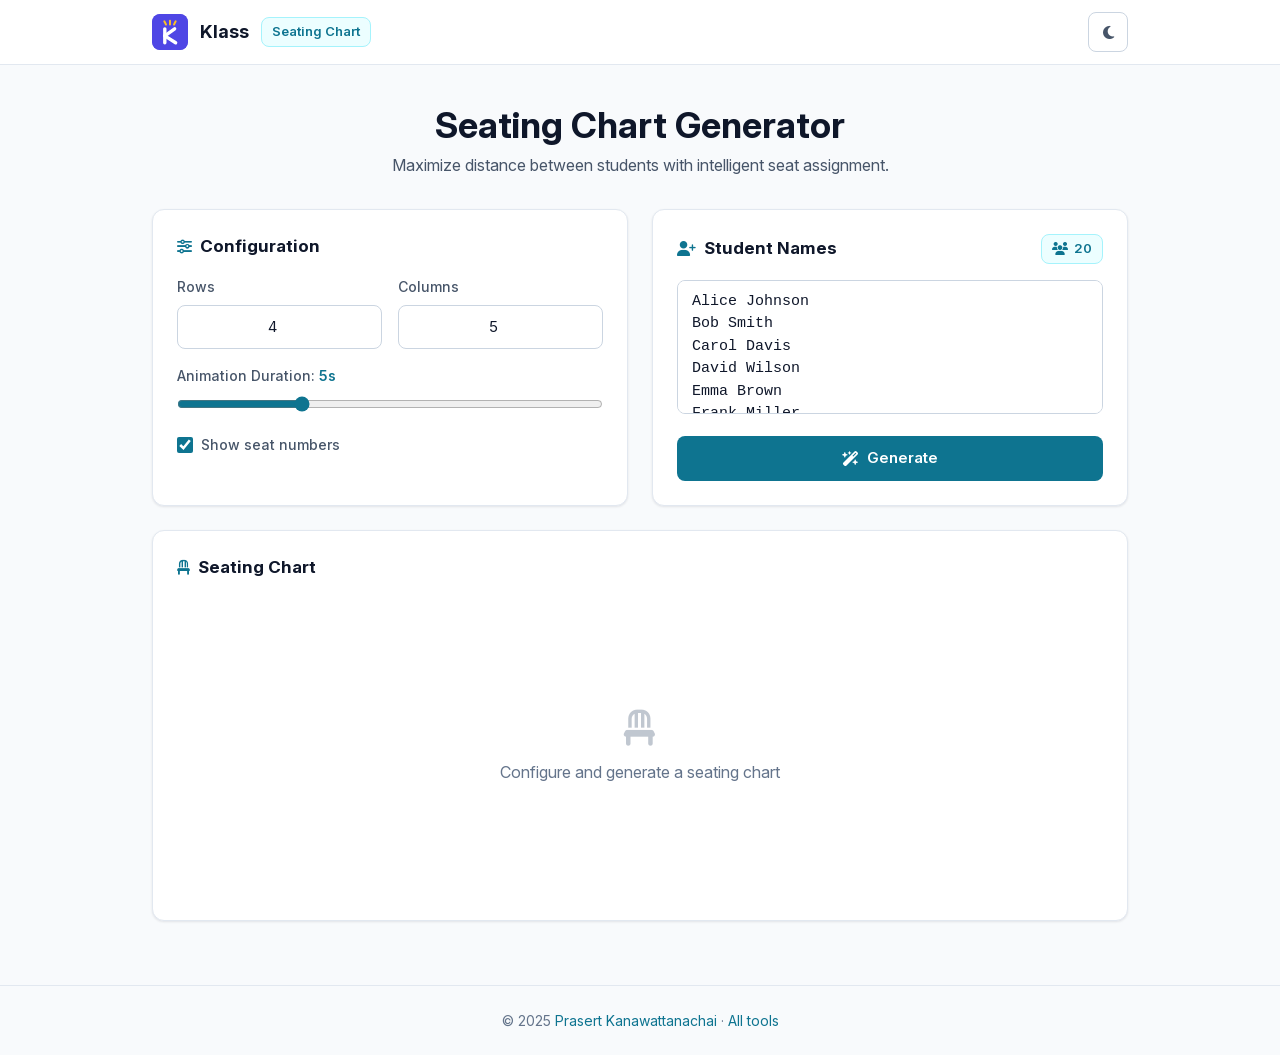
<file: KSeatingChart.html>
<!DOCTYPE html>
<html lang="en" data-app="kseatingchart">
<head>
    <meta charset="UTF-8">
    <meta name="viewport" content="width=device-width, initial-scale=1.0">
    <title>Seating Chart – Klass</title>
    <meta name="theme-color" content="#4f46e5">
    <link rel="manifest" href="manifest.webmanifest">
    <link rel="icon" type="image/png" href="icons/favicon-64.png">
    <link rel="apple-touch-icon" href="icons/apple-touch-icon.png">
    <link rel="stylesheet" href="assets/fonts/inter.css">
    <link rel="stylesheet" href="assets/fontawesome/css/all.min.css">
    <link rel="stylesheet" href="assets/klass.css">
    <link rel="stylesheet" href="assets/accents.css">
    <script src="assets/tailwind.js"></script>
    <script src="assets/theme.js"></script>
    <script src="assets/klass-util.js"></script>
    <style>
        .k-seat {
            position: relative;
            border-radius: 0.75rem;
            padding: 1rem;
            text-align: center;
            font-weight: 500;
            min-height: 60px;
            display: flex;
            align-items: center;
            justify-content: center;
            transition: all 0.3s ease;
        }
        .k-seat-empty {
            background-color: var(--surface-2);
            border: 1px dashed var(--border-strong);
            color: var(--text-faint);
        }
        .k-seat-filled {
            background-color: var(--accent-soft);
            border: 2px solid var(--accent-border);
            color: var(--text);
        }
        .seat-number {
            position: absolute;
            top: 0.25rem;
            left: 0.5rem;
            font-size: 0.75rem;
            font-weight: 400;
            color: var(--text-faint);
        }
        .k-seat.animating {
            animation: seat-pulse 0.3s ease-in-out;
        }
        @keyframes seat-pulse {
            0% { transform: scale(1); }
            50% { transform: scale(1.05); }
            100% { transform: scale(1); }
        }
        .progress-track {
            background-color: var(--surface-2);
            border: 1px solid var(--border);
        }
        .progress-bar-animated {
            background: linear-gradient(90deg, #4f46e5 0%, #818cf8 50%, #4f46e5 100%);
            background-size: 200% 100%;
            animation: progress-shimmer 1.5s ease-in-out infinite;
        }
        @keyframes progress-shimmer {
            0% { background-position: 200% 0; }
            100% { background-position: -200% 0; }
        }
    </style>
</head>
<body class="font-sans min-h-screen flex flex-col">
    <nav class="k-nav">
        <div class="container mx-auto max-w-5xl px-6 h-16 flex items-center justify-between">
            <div class="flex items-center gap-3">
                <a href="index.html" class="flex items-center gap-3">
                    <img class="k-logo" src="icons/icon.svg" alt="">
                    <span class="text-lg font-bold">Klass</span>
                </a>
                <span class="k-badge">Seating Chart</span>
            </div>
            <button id="themeToggle" class="k-btn k-btn-secondary k-btn-icon" aria-label="Toggle dark mode" title="Toggle dark mode">
                <i class="fa-solid fa-moon"></i>
            </button>
        </div>
    </nav>

    <header class="container mx-auto max-w-5xl px-6 pt-10 pb-8 text-center">
        <h1 class="text-3xl md:text-4xl font-bold mb-2">Seating Chart Generator</h1>
        <p class="k-status text-base max-w-xl mx-auto">Maximize distance between students with intelligent seat assignment.</p>
    </header>

    <main class="flex-1 container mx-auto max-w-5xl px-6 pb-16">
        <div class="space-y-6">
            <div class="grid gap-6 lg:grid-cols-2">
                <div class="k-card p-6">
                    <h2 class="k-card-title mb-4"><i class="fa-solid fa-sliders"></i>Configuration</h2>

                    <div class="space-y-4">
                        <div class="grid grid-cols-2 gap-4">
                            <div>
                                <label for="rows" class="k-label block mb-2">Rows</label>
                                <input type="number" id="rows" min="1" max="20" value="4" class="k-input w-full text-center">
                            </div>
                            <div>
                                <label for="cols" class="k-label block mb-2">Columns</label>
                                <input type="number" id="cols" min="1" max="20" value="5" class="k-input w-full text-center">
                            </div>
                        </div>
                        <div>
                            <label for="duration" class="k-label block mb-2">Animation Duration: <span id="durationDisplay" class="t-accent font-semibold">5s</span></label>
                            <input type="range" id="duration" min="3" max="10" value="5" class="k-range w-full cursor-pointer">
                        </div>
                        <label class="flex items-center gap-2 k-label cursor-pointer">
                            <input type="checkbox" id="showSeatNumbers" checked onchange="toggleSeatNumbers()" class="k-check">
                            Show seat numbers
                        </label>
                    </div>
                </div>

                <div class="k-card p-6">
                    <div class="flex items-center justify-between mb-4">
                        <h2 class="k-card-title"><i class="fa-solid fa-user-plus"></i>Student Names</h2>
                        <div class="k-badge"><i class="fa-solid fa-users"></i><span id="studentCount">0</span></div>
                    </div>
                    <textarea id="students" rows="5" placeholder="Enter student names, one per line..." class="k-input w-full resize-none font-mono"></textarea>

                    <div class="flex gap-3 mt-4">
                        <button id="generateBtn" onclick="generateSeatingChart()" class="k-btn k-btn-primary flex-1">
                            <i class="fa-solid fa-wand-magic-sparkles"></i>Generate
                        </button>
                        <button id="exportBtn" onclick="exportToCSV()" class="k-btn k-btn-secondary hidden">
                            <i class="fa-solid fa-download"></i>Export
                        </button>
                    </div>

                    <div id="progress" class="mt-4 hidden">
                        <div class="progress-track h-2 rounded-full overflow-hidden">
                            <div id="progressBar" class="h-full progress-bar-animated rounded-full" style="width: 0%"></div>
                        </div>
                    </div>
                </div>
            </div>

            <div class="k-card p-6">
                <div class="flex items-center justify-between mb-4">
                    <h2 class="k-card-title"><i class="fa-solid fa-chair"></i>Seating Chart</h2>
                    <div id="warning" class="hidden k-warning" role="alert"></div>
                </div>
                <div id="seatingChart" class="flex items-center justify-center min-h-[300px]">
                    <div class="text-center t-faint">
                        <i class="fa-solid fa-chair text-4xl mb-3 opacity-40"></i>
                        <p>Configure and generate a seating chart</p>
                    </div>
                </div>
            </div>
        </div>
    </main>

    <footer class="k-footer">
        <div class="container mx-auto max-w-5xl px-6 py-6 text-center">
            <span>&copy; 2025 <a href="https://github.com/prasertcbs" target="_blank" rel="noopener" class="t-accent hover:underline">Prasert Kanawattanachai</a> &middot; <a href="index.html" class="t-accent hover:underline">All tools</a></span>
        </div>
    </footer>

    <script>
        let animationInterval;
        let isAnimating = false;

        document.getElementById('duration').addEventListener('input', function() {
            document.getElementById('durationDisplay').textContent = `${this.value}s`;
        });

        function parseStudents(textareaInput) {
            return textareaInput
                .split('\n')
                .map(line => line.trim())
                .filter(line => line.length > 0)
                .map(line => {
                    const parts = line.split(/\t|,|\||;|:| - /).map(p => p.trim()).filter(p => p.length > 0);
                    if (parts.length > 1) {
                        const id = parts[0];
                        const name = parts.slice(1).join(', ');
                        return { id, name };
                    }
                    return { id: null, name: line };
                });
        }

        function createGrid(rows, cols) {
            const seatingChart = document.getElementById('seatingChart');
            seatingChart.innerHTML = '';

            const grid = document.createElement('div');
            grid.className = 'grid gap-3 w-full';
            grid.style.gridTemplateColumns = `repeat(${cols}, minmax(0, 1fr))`;

            for (let i = 0; i < rows * cols; i++) {
                const seat = document.createElement('div');
                seat.className = 'seat k-seat k-seat-empty';
                seat.id = `seat-${i}`;

                const seatNumber = document.createElement('div');
                seatNumber.className = 'seat-number';
                seatNumber.textContent = `#${i + 1}`;
                seatNumber.style.display = document.getElementById('showSeatNumbers').checked ? 'block' : 'none';
                seat.appendChild(seatNumber);

                grid.appendChild(seat);
            }

            seatingChart.appendChild(grid);
            return grid;
        }

        function assignSeats(students, totalSeats) {
            const rows = parseInt(document.getElementById('rows').value);
            const cols = parseInt(document.getElementById('cols').value);

            const assignments = new Array(totalSeats).fill(null).map(() => ({ id: null, name: 'Empty' }));

            if (students.length === 0 || totalSeats === 0) {
                return assignments;
            }

            const studentCount = Math.min(students.length, totalSeats);
            const shuffledStudents = KlassUtil.shuffle(students);

            const oddSeats = [];
            const evenSeats = [];

            for (let i = 0; i < totalSeats; i++) {
                if (i % 2 === 0) {
                    evenSeats.push(i);
                } else {
                    oddSeats.push(i);
                }
            }

            let studentIndex = 0;

            for (let i = 0; i < oddSeats.length && studentIndex < studentCount; i++) {
                assignments[oddSeats[i]] = shuffledStudents[studentIndex];
                studentIndex++;
            }

            for (let i = 0; i < evenSeats.length && studentIndex < studentCount; i++) {
                assignments[evenSeats[i]] = shuffledStudents[studentIndex];
                studentIndex++;
            }

            return assignments;
        }

        function updateSeatingDisplay(assignments) {
            assignments.forEach((entry, index) => {
                const seat = document.getElementById(`seat-${index}`);
                if (seat) {
                    const seatNumber = seat.querySelector('.seat-number');
                    seat.innerHTML = '';

                    if (seatNumber) {
                        seat.appendChild(seatNumber);
                    }

                    const nameSpan = document.createElement('span');
                    nameSpan.textContent = entry.name;
                    nameSpan.className = 'text-sm truncate';
                    seat.appendChild(nameSpan);

                    seat.dataset.studentId = entry.id || '';

                    if (entry.name === 'Empty') {
                        seat.className = 'seat k-seat k-seat-empty';
                    } else {
                        seat.className = 'seat k-seat k-seat-filled';
                    }

                    if (isAnimating) {
                        seat.classList.add('animating');
                    }
                }
            });
        }

        function toggleSeatNumbers() {
            const showNumbers = document.getElementById('showSeatNumbers').checked;
            document.querySelectorAll('.seat-number').forEach(seatNumber => {
                seatNumber.style.display = showNumbers ? 'block' : 'none';
            });
        }

        function exportToCSV() {
            const seats = document.querySelectorAll('.seat');
            if (seats.length === 0) {
                showWarning('Please generate a seating chart first.');
                return;
            }

            const hasIds = Array.from(seats).some(seat => seat.dataset && seat.dataset.studentId && seat.dataset.studentId.trim() !== '');

            const csvData = [];
            if (hasIds) {
                csvData.push(['Seat Number', 'ID', 'Student Name']);
            } else {
                csvData.push(['Seat Number', 'Student Name']);
            }

            seats.forEach((seat, index) => {
                const seatNumber = index + 1;
                const studentNameSpan = seat.querySelector('span');
                const studentName = studentNameSpan ? studentNameSpan.textContent : '';
                const studentId = seat.dataset ? (seat.dataset.studentId || '') : '';

                if (studentName && studentName !== 'Empty') {
                    if (hasIds) {
                        csvData.push([seatNumber, studentId, studentName]);
                    } else {
                        csvData.push([seatNumber, studentName]);
                    }
                }
            });

            KlassUtil.downloadCsv('seating-chart.csv', KlassUtil.toCsv(csvData));
        }

        function animateShuffle(students, duration) {
            const totalSeats = students.totalSeats;
            const studentNames = students.names;
            let startTime = Date.now();
            let shuffledStudents = [...studentNames];

            const progress = document.getElementById('progress');
            const progressBar = document.getElementById('progressBar');
            progress.classList.remove('hidden');

            isAnimating = true;

            animationInterval = setInterval(() => {
                const elapsed = Date.now() - startTime;
                const progressPercent = Math.min((elapsed / (duration * 1000)) * 100, 100);
                progressBar.style.width = `${progressPercent}%`;

                if (elapsed >= duration * 1000) {
                    clearInterval(animationInterval);
                    isAnimating = false;
                    progress.classList.add('hidden');
                    progressBar.style.width = '0%';

                    const finalAssignments = assignSeats(shuffledStudents, totalSeats);
                    updateSeatingDisplay(finalAssignments);

                    document.getElementById('generateBtn').disabled = false;
                    document.getElementById('generateBtn').innerHTML = '<i class="fa-solid fa-wand-magic-sparkles"></i>Generate';
                    document.getElementById('exportBtn').classList.remove('hidden');
                    return;
                }

                shuffledStudents = KlassUtil.shuffle(studentNames);
                const assignments = assignSeats(shuffledStudents, totalSeats);
                updateSeatingDisplay(assignments);
            }, 300);
        }

        function showWarning(message) {
            const warning = document.getElementById('warning');
            warning.textContent = message;
            warning.classList.remove('hidden');
            setTimeout(() => {
                warning.classList.add('hidden');
            }, 5000);
        }

        function generateSeatingChart() {
            if (isAnimating) {
                clearInterval(animationInterval);
                isAnimating = false;
                document.getElementById('progress').classList.add('hidden');
            }

            const rows = parseInt(document.getElementById('rows').value);
            const cols = parseInt(document.getElementById('cols').value);
            const duration = parseInt(document.getElementById('duration').value);
            const studentsInput = document.getElementById('students').value;

            if (!rows || !cols || rows < 1 || cols < 1) {
                showWarning('Please enter valid numbers for rows and columns.');
                return;
            }

            if (duration < 3 || duration > 10) {
                showWarning('Animation duration must be between 3 and 10 seconds.');
                return;
            }

            const studentNames = parseStudents(studentsInput);
            const totalSeats = rows * cols;

            if (studentNames.length === 0) {
                showWarning('Please enter at least one student name.');
                return;
            }

            if (studentNames.length > totalSeats) {
                showWarning(`${studentNames.length} students but only ${totalSeats} seats.`);
                studentNames.splice(totalSeats);
            }

            document.getElementById('studentCount').textContent = studentNames.length;

            createGrid(rows, cols);

            document.getElementById('generateBtn').disabled = true;
            document.getElementById('generateBtn').innerHTML = '<i class="fa-solid fa-spinner fa-spin"></i>Generating...';
            document.getElementById('exportBtn').classList.add('hidden');

            animateShuffle({
                names: studentNames,
                totalSeats: totalSeats
            }, duration);
        }

        window.addEventListener('load', function() {
            document.getElementById('students').value = `Alice Johnson
Bob Smith
Carol Davis
David Wilson
Emma Brown
Frank Miller
Grace Taylor
Henry Anderson
Ivy Thomas
Jack White
Kate Green
Liam Clark
Mia Hall
Noah Young
Olivia King
Paul Wright
Quinn Lee
Ruby Scott
Sam Turner
Tina Adams`;

            const initialStudents = parseStudents(document.getElementById('students').value);
            document.getElementById('studentCount').textContent = initialStudents.length;
        });
    </script>
    <script src="assets/app.js"></script>
</body>
</html>
</file>
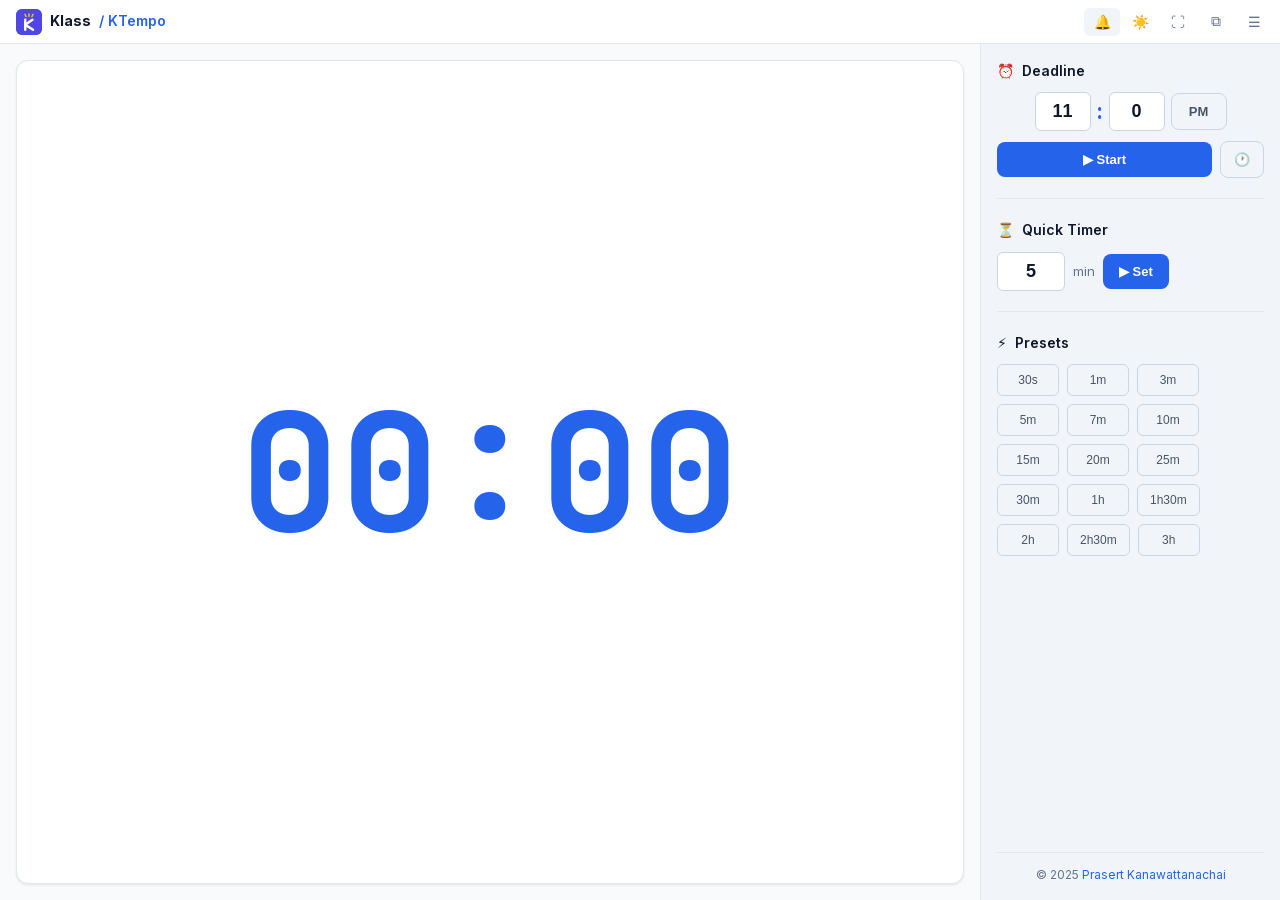
<file: KTempo.html>
<!DOCTYPE html>
<html lang="en" data-app="ktempo">
<head>
  <meta charset="UTF-8" />
  <meta name="viewport" content="width=device-width, initial-scale=1.0, viewport-fit=cover" />
  <title>KTempo Timer – Klass</title>
  <meta name="description" content="Professional countdown timer for classroom activities." />
  <meta name="theme-color" content="#4f46e5" />
  <link rel="manifest" href="manifest.webmanifest" />
  <link rel="icon" type="image/png" href="icons/favicon-64.png" />
  <link rel="apple-touch-icon" href="icons/apple-touch-icon.png" />
  <meta name="apple-mobile-web-app-capable" content="yes" />
  <meta name="apple-mobile-web-app-status-bar-style" content="black-translucent" />
  <link rel="stylesheet" href="assets/fonts/inter.css" />
  <link rel="stylesheet" href="assets/fontawesome/css/all.min.css" />
  <link rel="stylesheet" href="assets/klass.css" />
  <link rel="stylesheet" href="assets/accents.css" />
  <link rel="stylesheet" href="assets/ktempo/ktempo.css" />
  <script src="assets/theme.js"></script>
</head>
<body>
  <!-- ═══ TITLE BAR ═══ (Window Controls Overlay safe) -->
  <header class="titlebar" id="titlebar">
    <a href="index.html" class="title-home" title="All Klass tools">
      <img class="k-logo" src="icons/icon.svg" alt="">
      <span>Klass</span>
      <span class="app-name">/ KTempo</span>
    </a>
    <div class="toolbar">
      <button class="toolbar-btn toggle" id="chimeBtn" title="Toggle chime" aria-pressed="true">🔔</button>
      <button class="toolbar-btn" id="themeBtn" title="Toggle theme">🌙</button>
      <button class="toolbar-btn" id="focusBtn" title="Focus mode (F11)">⛶</button>
      <button class="toolbar-btn" id="compactBtn" title="Compact mode (F9)">⧉</button>
      <button class="toolbar-btn" id="sidebarBtn" title="Toggle sidebar">☰</button>
    </div>
  </header>

  <!-- ═══ MAIN CONTENT ═══ -->
  <main class="content">
    <!-- Timer stage -->
    <section class="stage" id="stage">
      <div class="timer-card" id="timerCard">
        <div class="timer-viewbox">
          <div class="timer-line" id="timerLine">
            <svg class="alarm-icon" id="alarmIcon" viewBox="0 0 24 24" aria-hidden="true">
              <path d="M22 5.72l-4.6-3.86-1.29 1.53 4.6 3.86L22 5.72zM7.88 3.39L6.6 1.86 2 5.71l1.29 1.53 4.59-3.85zM12.5 8H11v6l4.75 2.85.75-1.23-4-2.37V8zM12 4c-4.97 0-9 4.03-9 9s4.02 9 9 9c4.97 0 9-4.03 9-9s-4.03-9-9-9zm0 16c-3.87 0-7-3.13-7-7s3.13-7 7-7 7 3.13 7 7-3.13 7-7 7z" />
            </svg>
            <span class="timer-text" id="timerText">00:00</span>
          </div>
        </div>
        <div class="stage-actions" id="stageActions" hidden>
          <button class="btn btn-secondary" id="pauseBtn">⏸  Pause</button>
          <button class="btn btn-danger" id="stopBtn">■  Stop</button>
        </div>
      </div>
    </section>

    <!-- Collapsible sidebar -->
    <aside class="sidebar" id="sidebar">
      <div class="sidebar-inner">
        <!-- Deadline -->
        <div class="section">
          <div class="section-title">⏰&nbsp;&nbsp;Deadline</div>
          <div class="row center">
            <input type="text" inputmode="numeric" id="deadlineHour" class="field time" maxlength="2" placeholder="HH" />
            <span class="colon">:</span>
            <input type="text" inputmode="numeric" id="deadlineMinute" class="field time" maxlength="2" placeholder="MM" />
            <button class="btn btn-secondary ampm" id="ampmBtn">AM</button>
          </div>
          <div class="row">
            <button class="btn btn-primary grow" id="startDeadlineBtn">▶  Start</button>
            <button class="btn btn-secondary square" id="clockBtn" title="Clock mode">🕐</button>
          </div>
        </div>

        <hr class="divider" />

        <!-- Quick Timer -->
        <div class="section">
          <div class="section-title">⏳&nbsp;&nbsp;Quick Timer</div>
          <div class="row">
            <input type="text" inputmode="numeric" id="quickMinutes" class="field quick" maxlength="3" placeholder="min" value="5" />
            <span class="unit">min</span>
            <button class="btn btn-primary" id="quickBtn">▶  Set</button>
          </div>
        </div>

        <hr class="divider" />

        <!-- Presets -->
        <div class="section">
          <div class="section-title">⚡&nbsp;&nbsp;Presets</div>
          <div class="presets" id="presets"><!-- filled by app.js --></div>
        </div>

        <div class="error" id="errorMessage" hidden></div>

        <div class="sidebar-credit">
          &copy; 2025 <a href="https://github.com/prasertcbs" target="_blank" rel="noopener">Prasert Kanawattanachai</a>
        </div>
      </div>
    </aside>
  </main>

  <!-- ═══ FOCUS MODE OVERLAY ═══ -->
  <div class="focus-overlay" id="focusOverlay" hidden>
    <div class="timer-viewbox focus">
      <div class="timer-line" id="focusTimerLine">
        <svg class="alarm-icon" id="focusAlarmIcon" viewBox="0 0 24 24" aria-hidden="true">
          <path d="M22 5.72l-4.6-3.86-1.29 1.53 4.6 3.86L22 5.72zM7.88 3.39L6.6 1.86 2 5.71l1.29 1.53 4.59-3.85zM12.5 8H11v6l4.75 2.85.75-1.23-4-2.37V8zM12 4c-4.97 0-9 4.03-9 9s4.02 9 9 9c4.97 0 9-4.03 9-9s-4.03-9-9-9zm0 16c-3.87 0-7-3.13-7-7s3.13-7 7-7 7 3.13 7 7-3.13 7-7 7z" />
        </svg>
        <span class="timer-text" id="focusTimerText">00:00</span>
      </div>
    </div>
    <button class="btn btn-secondary exit-focus" id="exitFocusBtn">✕ Exit Focus</button>
    <div class="focus-actions" id="focusActions" hidden>
      <button class="btn btn-secondary" id="focusPauseBtn">⏸  Pause</button>
      <button class="btn btn-danger" id="focusStopBtn">■  Stop</button>
    </div>
  </div>

  <!-- Template moved into the Document-PiP window (or shown as an in-page overlay fallback) -->
  <template id="compactTemplate">
    <div class="compact-root" id="compactRoot">
      <div class="timer-line compact" id="compactTimerLine">
        <span class="timer-text" id="compactTimerText">00:00</span>
      </div>
      <button class="compact-close" id="compactCloseBtn" title="Exit compact">✕</button>
    </div>
  </template>

  <script type="module" src="assets/ktempo/app.js"></script>
  <script src="assets/app.js"></script>
</body>
</html>
</file>
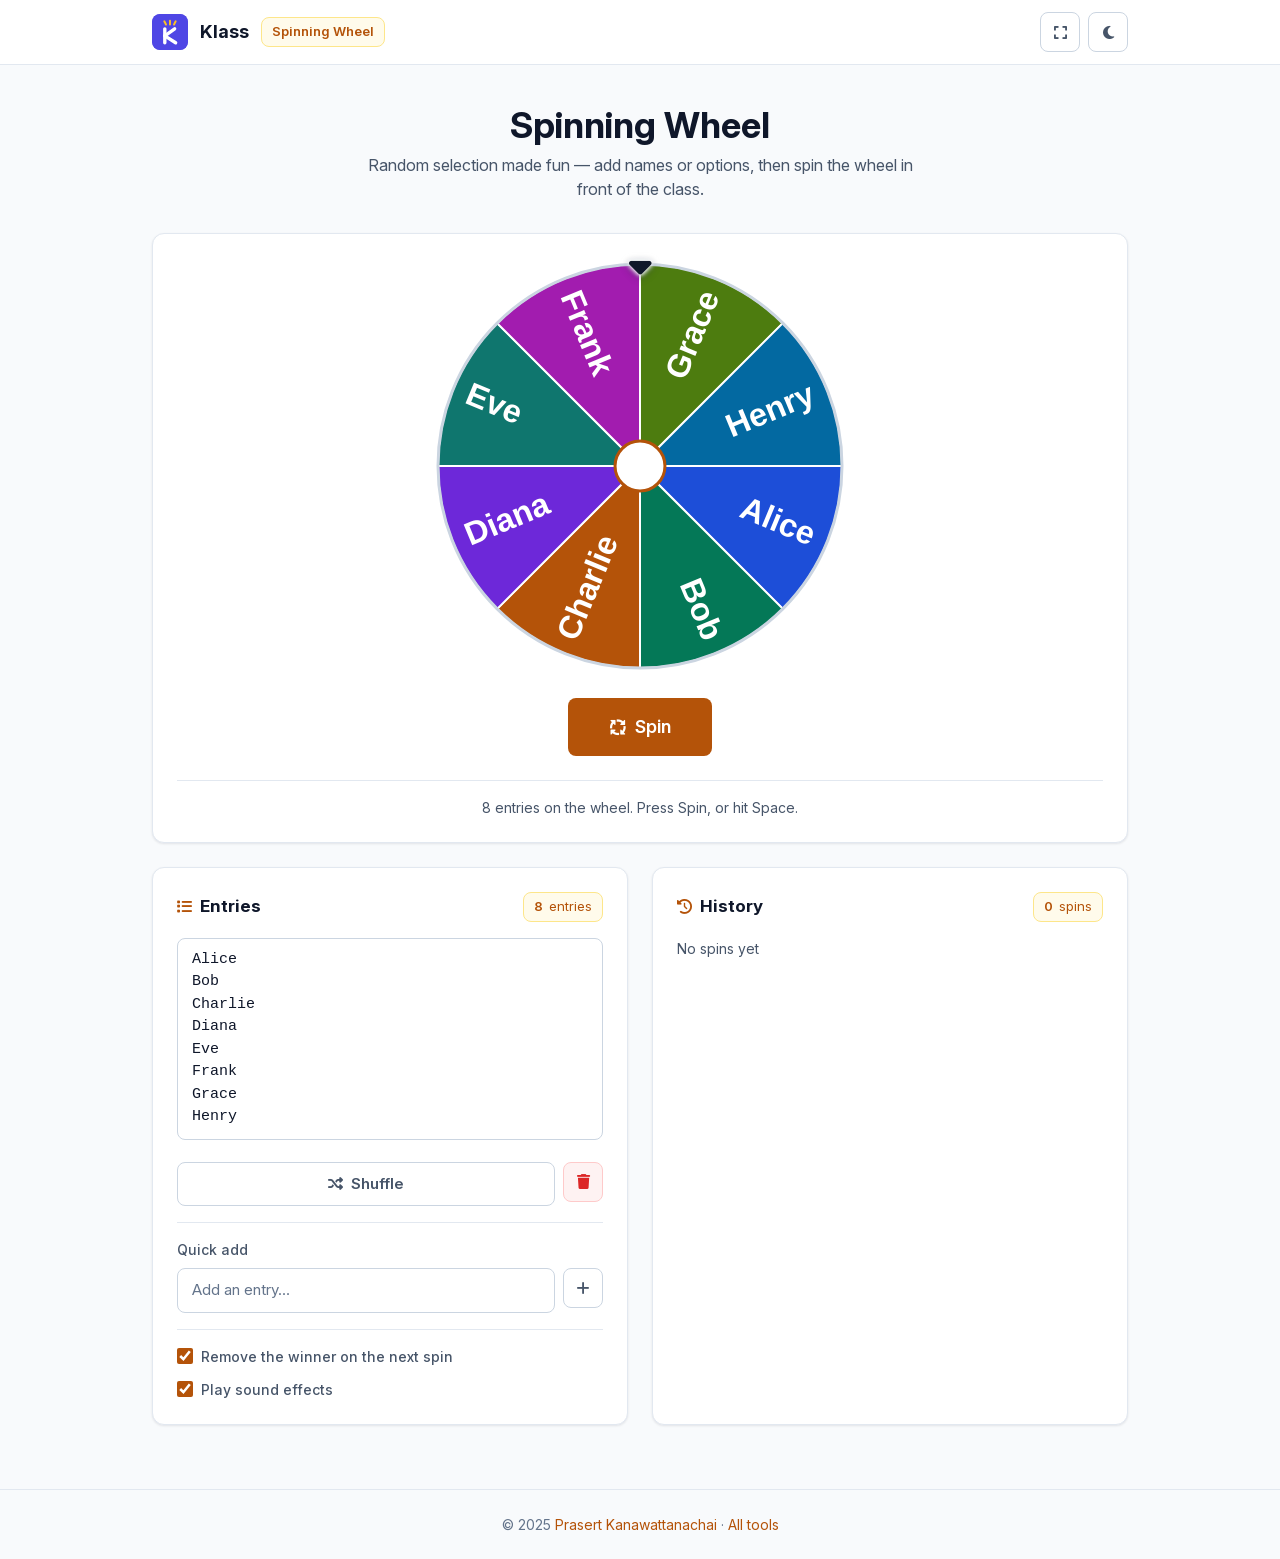
<file: KWheel.html>
<!DOCTYPE html>
<html lang="en" data-app="kwheel">
<head>
    <meta charset="UTF-8">
    <meta name="viewport" content="width=device-width, initial-scale=1.0">
    <title>Spinning Wheel – Klass</title>
    <meta name="description" content="Spin a wheel to pick a name at random — a celebratory, projector-friendly picker for the classroom.">
    <meta name="theme-color" content="#4f46e5">
    <link rel="manifest" href="manifest.webmanifest">
    <link rel="icon" type="image/png" href="icons/favicon-64.png">
    <link rel="apple-touch-icon" href="icons/apple-touch-icon.png">
    <link rel="stylesheet" href="assets/fonts/inter.css">
    <link rel="stylesheet" href="assets/fontawesome/css/all.min.css">
    <link rel="stylesheet" href="assets/klass.css">
    <link rel="stylesheet" href="assets/accents.css">
    <script src="assets/tailwind.js"></script>
    <script src="assets/theme.js"></script>
    <script src="assets/klass-util.js"></script>
    <style>
        /* The wheel sizes itself from its container; focus mode just gives it a
           bigger box and the ResizeObserver repaints at the new resolution. */
        .wheel-box {
            position: relative;
            width: min(var(--wheel-size, 26rem), 100%);
            aspect-ratio: 1;
            margin-inline: auto;
        }
        #wheelCanvas {
            display: block;
            width: 100%;
            height: 100%;
        }
        /* The pointer overlaps whichever slice is on top, so it can't be tinted
           with the accent — amber on the orange hue is invisible. Neutral ink
           with a halo in the page background reads against all ten hues, in
           both themes. */
        .pointer {
            position: absolute;
            top: -0.6rem;
            left: 50%;
            transform: translateX(-50%);
            z-index: 2;
            font-size: 2.25rem;
            line-height: 1;
            color: var(--text);
            filter:
                drop-shadow(0 0 2px var(--bg))
                drop-shadow(0 0 2px var(--bg))
                drop-shadow(0 2px 3px rgb(15 23 42 / 0.35));
        }

        .winner-label {
            font-size: clamp(1.75rem, 5vw, 3rem);
            font-weight: 800;
            letter-spacing: -0.02em;
            line-height: 1.15;
        }
        .winner {
            animation:
                pop 0.6s cubic-bezier(0.2, 0.8, 0.2, 1),
                pulse 0.5s ease-in-out 0.6s infinite alternate;
        }
        @keyframes pop {
            0% { transform: scale(0.9); }
            55% { transform: scale(1.08); }
            100% { transform: scale(1); }
        }
        @keyframes pulse {
            from { transform: scale(1); opacity: 1; }
            to { transform: scale(1.05); opacity: 0.8; }
        }

        .confetti {
            position: fixed;
            top: -10px;
            width: 10px;
            height: 10px;
            z-index: 300;
            pointer-events: none;
            animation: confetti-fall 3s ease-in forwards;
        }
        @keyframes confetti-fall {
            0% { transform: translateY(0) rotate(0deg); opacity: 1; }
            100% { transform: translateY(100vh) rotate(720deg); opacity: 0; }
        }

        /* ---- Projector focus mode (same overlay pattern as the other tools) ---- */
        .focus-overlay {
            position: fixed;
            inset: 0;
            z-index: 100;
            background: var(--bg);
            display: flex;
            align-items: center;
            justify-content: center;
            animation: fadein 0.25s ease forwards;
        }
        .focus-overlay[hidden] { display: none; }
        @keyframes fadein {
            from { opacity: 0; }
            to { opacity: 1; }
        }
        /* The stage has to fit one screen with no scrolling, so focus mode lays
           it out as a fixed-height column and sizes the wheel from what's left
           after the button and winner readout. */
        .focus-content {
            width: min(1400px, 92vw);
            height: 100vh;
            display: flex;
            align-items: center;
            justify-content: center;
        }
        .focus-content #wheelStage {
            display: flex;
            flex-direction: column;
            align-items: center;
            gap: 1.25rem;
            padding: 3.5rem 0 1.5rem;
            max-height: 100vh;
            /* Without this the column shrink-wraps to its content, so
               .wheel-box's `min(--wheel-size, 100%)` resolves 100% against a
               parent that is itself sized by the wheel — and the wheel never
               grows past its inline default. */
            width: 100%;
        }
        .focus-content #wheelStage > * { margin-top: 0; } /* neutralize mt-6 */
        .focus-content .wheel-box { --wheel-size: min(58vh, 38rem); }
        .focus-content .pointer { font-size: 3rem; }
        .focus-content #winnerDisplay {
            padding: 0.75rem 2.5rem;
            width: auto;
        }
        .focus-content .winner-label { font-size: clamp(2rem, 6vw, 4rem); }
        .exit-focus {
            position: absolute;
            top: 16px;
            right: 16px;
            opacity: 0.5;
        }
        .exit-focus:hover { opacity: 1; }

        @media (prefers-reduced-motion: reduce) {
            .focus-overlay { animation: none; }
            .winner { animation: none; }
        }
    </style>
</head>
<body class="font-sans min-h-screen flex flex-col">
    <nav class="k-nav">
        <div class="container mx-auto max-w-5xl px-6 h-16 flex items-center justify-between">
            <div class="flex items-center gap-3">
                <a href="index.html" class="flex items-center gap-3">
                    <img class="k-logo" src="icons/icon.svg" alt="">
                    <span class="text-lg font-bold">Klass</span>
                </a>
                <span class="k-badge">Spinning Wheel</span>
            </div>
            <div class="flex items-center gap-2">
                <button id="focusBtn" class="k-btn k-btn-secondary k-btn-icon" aria-label="Focus mode" title="Focus mode">
                    <i class="fa-solid fa-expand"></i>
                </button>
                <button id="themeToggle" class="k-btn k-btn-secondary k-btn-icon" aria-label="Toggle dark mode" title="Toggle dark mode">
                    <i class="fa-solid fa-moon"></i>
                </button>
            </div>
        </div>
    </nav>

    <header class="container mx-auto max-w-5xl px-6 pt-10 pb-8 text-center">
        <h1 class="text-3xl md:text-4xl font-bold mb-2">Spinning Wheel</h1>
        <p class="k-status text-base max-w-xl mx-auto">Random selection made fun — add names or options, then spin the wheel in front of the class.</p>
    </header>

    <main class="flex-1 container mx-auto max-w-5xl px-6 pb-16">
        <div class="space-y-6">

            <div class="k-card p-6">
                <div id="wheelStage">
                    <div class="wheel-box">
                        <div class="pointer" aria-hidden="true"><i class="fa-solid fa-caret-down"></i></div>
                        <canvas id="wheelCanvas"></canvas>
                    </div>

                    <div class="flex justify-center mt-6">
                        <button id="spinBtn" class="k-btn k-btn-primary text-lg" style="padding: 0.875rem 2.5rem;">
                            <i class="fa-solid fa-arrows-spin"></i>Spin
                        </button>
                    </div>

                    <div id="winnerDisplay" class="k-stage mt-6 p-6 text-center" hidden>
                        <div class="k-label mb-1">Winner</div>
                        <div id="winnerName" class="winner-label t-accent" role="status"></div>
                    </div>
                </div>

                <div id="statusBar" class="k-status mt-6 pt-4 text-center" style="border-top: 1px solid var(--border);" role="status">
                    Add at least two entries, then press Spin.
                </div>
            </div>

            <div class="grid gap-6 lg:grid-cols-2">
                <div class="k-card p-6">
                    <div class="flex items-center justify-between mb-4">
                        <h2 class="k-card-title"><i class="fa-solid fa-list"></i>Entries</h2>
                        <div class="k-badge"><span id="entryCount">0</span><span class="font-normal">entries</span></div>
                    </div>

                    <textarea id="entriesInput" rows="8" placeholder="Enter names or items, one per line..." class="k-input w-full resize-none font-mono"></textarea>

                    <div class="flex gap-2 mt-4">
                        <button id="shuffleBtn" class="k-btn k-btn-secondary flex-1">
                            <i class="fa-solid fa-shuffle"></i>Shuffle
                        </button>
                        <button id="clearBtn" class="k-btn k-btn-danger k-btn-icon" aria-label="Clear entries and history" title="Clear entries and history">
                            <i class="fa-solid fa-trash"></i>
                        </button>
                    </div>

                    <div class="mt-4 pt-4" style="border-top: 1px solid var(--border);">
                        <label for="quickAddInput" class="k-label block mb-2">Quick add</label>
                        <div class="flex gap-2">
                            <input type="text" id="quickAddInput" placeholder="Add an entry…" class="k-input flex-1">
                            <button id="quickAddBtn" class="k-btn k-btn-secondary k-btn-icon" aria-label="Add entry" title="Add entry">
                                <i class="fa-solid fa-plus"></i>
                            </button>
                        </div>
                    </div>

                    <div class="mt-4 pt-4 space-y-3" style="border-top: 1px solid var(--border);">
                        <label class="flex items-center gap-2 k-label cursor-pointer">
                            <input type="checkbox" id="removeWinner" checked class="k-check">
                            Remove the winner on the next spin
                        </label>
                        <label class="flex items-center gap-2 k-label cursor-pointer">
                            <input type="checkbox" id="soundEnabled" checked class="k-check">
                            Play sound effects
                        </label>
                    </div>
                </div>

                <div class="k-card p-6">
                    <div class="flex items-center justify-between mb-4">
                        <h2 class="k-card-title"><i class="fa-solid fa-clock-rotate-left"></i>History</h2>
                        <div class="k-badge"><span id="historyCount">0</span><span class="font-normal">spins</span></div>
                    </div>
                    <div id="historyList" class="flex flex-wrap gap-2 content-start min-h-[3rem]">
                        <span class="k-status">No spins yet</span>
                    </div>
                </div>
            </div>
        </div>
    </main>

    <footer class="k-footer">
        <div class="container mx-auto max-w-5xl px-6 py-6 text-center">
            <span>&copy; 2025 <a href="https://github.com/prasertcbs" target="_blank" rel="noopener" class="t-accent hover:underline">Prasert Kanawattanachai</a> &middot; <a href="index.html" class="t-accent hover:underline">All tools</a></span>
        </div>
    </footer>

    <!-- Projector focus mode: #wheelStage is moved in here while open -->
    <div id="focusOverlay" class="focus-overlay" hidden>
        <div id="focusContent" class="focus-content"></div>
        <button id="exitFocusBtn" class="k-btn k-btn-secondary exit-focus">✕ Exit (Esc)</button>
    </div>

    <script>
        const $ = (id) => document.getElementById(id);

        const els = {
            canvas: $('wheelCanvas'),
            wheelBox: document.querySelector('.wheel-box'),
            stage: $('wheelStage'),
            spinBtn: $('spinBtn'),
            entriesInput: $('entriesInput'),
            entryCount: $('entryCount'),
            shuffleBtn: $('shuffleBtn'),
            clearBtn: $('clearBtn'),
            quickAddInput: $('quickAddInput'),
            quickAddBtn: $('quickAddBtn'),
            removeWinner: $('removeWinner'),
            soundEnabled: $('soundEnabled'),
            winnerDisplay: $('winnerDisplay'),
            winnerName: $('winnerName'),
            historyList: $('historyList'),
            historyCount: $('historyCount'),
            statusBar: $('statusBar'),
            focusBtn: $('focusBtn'),
            focusOverlay: $('focusOverlay'),
            focusContent: $('focusContent'),
            exitFocusBtn: $('exitFocusBtn'),
        };

        const ctx = els.canvas.getContext('2d');
        const HUE_COUNT = 10;
        const HISTORY_LIMIT = 50;
        // Label geometry, as fractions of the wheel. Sizing and drawing both
        // read these so they can't drift apart.
        const LABEL_OUTER_GAP = 0.035;  // of wheel size — clearance from the rim
        const LABEL_INNER_STOP = 0.12;  // of radius — text never reaches the hub
        const LABEL_WEDGE_FILL = 0.55;  // of the wedge's thickness
        const LABEL_MAX = 0.16;         // of wheel size — cap on a 2-slice wheel
        const LABEL_MIN = 7;            // px; below this, truncate instead
        const SAMPLE_ENTRIES = ['Alice', 'Bob', 'Charlie', 'Diana', 'Eve', 'Frank', 'Grace', 'Henry'];

        let entries = [];
        let spinHistory = [];
        let currentRotation = 0;
        let isSpinning = false;
        // Recomputed only when the entries or the canvas change — never per
        // frame, since a spin redraws at 60fps.
        let labelSize = 14;
        // The last winner stays on the wheel so the class can see it sitting
        // under the pointer; it comes off at the start of the next spin.
        let pendingRemoval = null;

        const reduceMotion = window.matchMedia('(prefers-reduced-motion: reduce)');

        /* ---- Theme-aware palette ---------------------------------------- */

        // Canvas pixels don't inherit CSS variables, so the palette is read from
        // the document at draw time and the wheel is repainted when the theme
        // flips (see the MutationObserver below).
        function palette() {
            const root = getComputedStyle(document.documentElement);
            const token = (name) => root.getPropertyValue(name).trim();
            const isDark = document.documentElement.classList.contains('dark');
            return {
                hues: Array.from({ length: HUE_COUNT }, (_, i) => token(`--k-hue-${i}`)),
                separator: token('--surface'),
                rim: token('--border-strong'),
                hub: token('--surface'),
                hubRing: token('--accent'),
                emptyFill: token('--surface-2'),
                emptyText: token('--text-faint'),
                // Light theme uses dark 700-shades, dark theme uses light
                // 400-shades — so the readable label ink flips with it.
                label: isDark ? '#0f172a' : '#ffffff',
            };
        }

        /* ---- Rendering --------------------------------------------------- */

        // Backing store is sized in device pixels so the wheel stays sharp on
        // HiDPI screens and projectors; all drawing below uses CSS pixels.
        function resizeCanvas() {
            const rect = els.wheelBox.getBoundingClientRect();
            if (!rect.width) return;
            const dpr = window.devicePixelRatio || 1;
            els.canvas.width = Math.round(rect.width * dpr);
            els.canvas.height = Math.round(rect.height * dpr);
            ctx.setTransform(dpr, 0, 0, dpr, 0, 0);
            recomputeLabelSize();
            drawWheel();
        }

        // Where the labels live, in CSS pixels, for a given wheel size.
        function labelGeometry(size) {
            const radius = size / 2 - 6;
            const outerEdge = radius - size * LABEL_OUTER_GAP;
            const innerStop = radius * LABEL_INNER_STOP;
            return { radius, outerEdge, innerStop, radialRoom: Math.max(1, outerEdge - innerStop) };
        }

        /* One size for the whole wheel — every slice has the same angle, so
           mixed sizes would only reflect name length and look untidy.

           Two things bound it: how much radial room the longest name needs,
           and how thick the wedge is where that text sits. The wedge is widest
           at the rim and narrows toward the hub, and a label only reaches as
           far in as its own width — so short names on a few slices can be set
           far larger than the thickness at the inner stop would suggest.

           That coupling is circular (a bigger font reaches further in, where
           there is less room), and iterating it oscillates rather than
           settles. But "does this size fit" is monotone — every larger size is
           at least as constrained — so a binary search converges on the
           largest size that fits. */
        function recomputeLabelSize() {
            const size = els.canvas.width / (window.devicePixelRatio || 1);
            if (!size || entries.length === 0) return;

            const { outerEdge, innerStop, radialRoom } = labelGeometry(size);
            const halfAngle = Math.min((2 * Math.PI) / entries.length, Math.PI) / 2;
            const cap = size * LABEL_MAX;

            // Text width scales linearly with font size, so one measurement at
            // a reference size stands in for measuring at every candidate.
            const REF = 100;
            ctx.font = `bold ${REF}px Inter, sans-serif`;
            const widestAtRef = entries.reduce(
                (widest, name) => Math.max(widest, ctx.measureText(name).width), 0);

            const fits = (fontSize) => {
                const textWidth = (widestAtRef * fontSize) / REF;
                if (textWidth > radialRoom) return false;
                const innerReach = Math.max(innerStop, outerEdge - textWidth);
                return fontSize <= 2 * innerReach * Math.sin(halfAngle) * LABEL_WEDGE_FILL;
            };

            if (fits(cap)) {
                labelSize = cap;
                return;
            }

            // Falls back to LABEL_MIN when even that doesn't fit; fitText then
            // truncates, which beats an unreadable size.
            let lo = LABEL_MIN;
            let hi = cap;
            for (let i = 0; i < 20; i++) {
                const mid = (lo + hi) / 2;
                if (fits(mid)) lo = mid; else hi = mid;
            }
            labelSize = lo;
        }

        // Trim to what actually fits, rather than assuming a fixed character count.
        function fitText(text, maxWidth) {
            if (ctx.measureText(text).width <= maxWidth) return text;
            let trimmed = text;
            while (trimmed.length > 1 && ctx.measureText(trimmed + '…').width > maxWidth) {
                trimmed = trimmed.slice(0, -1);
            }
            return trimmed + '…';
        }

        function drawWheel() {
            const size = els.canvas.width / (window.devicePixelRatio || 1);
            if (!size) return;

            const center = size / 2;
            const radius = center - 6;
            const colors = palette();

            ctx.clearRect(0, 0, size, size);

            if (entries.length === 0) {
                ctx.beginPath();
                ctx.arc(center, center, radius, 0, 2 * Math.PI);
                ctx.fillStyle = colors.emptyFill;
                ctx.fill();
                ctx.strokeStyle = colors.rim;
                ctx.lineWidth = 3;
                ctx.stroke();

                ctx.fillStyle = colors.emptyText;
                ctx.font = `${Math.max(13, size * 0.045)}px Inter, sans-serif`;
                ctx.textAlign = 'center';
                ctx.textBaseline = 'middle';
                ctx.fillText('Add entries to spin', center, center);
                return;
            }

            const sliceAngle = (2 * Math.PI) / entries.length;
            const { outerEdge, radialRoom } = labelGeometry(size);

            entries.forEach((entry, i) => {
                const startAngle = i * sliceAngle + currentRotation;

                ctx.beginPath();
                ctx.moveTo(center, center);
                ctx.arc(center, center, radius, startAngle, startAngle + sliceAngle);
                ctx.closePath();
                ctx.fillStyle = colors.hues[i % HUE_COUNT];
                ctx.fill();
                ctx.strokeStyle = colors.separator;
                ctx.lineWidth = 2;
                ctx.stroke();

                // Slices on the left half would render their label upside down;
                // rotate those an extra half turn and run the text inward instead.
                const midAngle = startAngle + sliceAngle / 2;
                const flipped = Math.cos(midAngle) < 0;

                ctx.save();
                ctx.translate(center, center);
                ctx.rotate(midAngle + (flipped ? Math.PI : 0));
                ctx.textAlign = flipped ? 'left' : 'right';
                ctx.textBaseline = 'middle';
                ctx.fillStyle = colors.label;
                ctx.font = `bold ${labelSize}px Inter, sans-serif`;
                ctx.fillText(fitText(entry, radialRoom), flipped ? -outerEdge : outerEdge, 0);
                ctx.restore();
            });

            // Hub
            ctx.beginPath();
            ctx.arc(center, center, Math.max(18, size * 0.06), 0, 2 * Math.PI);
            ctx.fillStyle = colors.hub;
            ctx.fill();
            ctx.strokeStyle = colors.hubRing;
            ctx.lineWidth = 3;
            ctx.stroke();

            // Rim
            ctx.beginPath();
            ctx.arc(center, center, radius, 0, 2 * Math.PI);
            ctx.strokeStyle = colors.rim;
            ctx.lineWidth = 3;
            ctx.stroke();
        }

        /* ---- Entries ----------------------------------------------------- */

        function parseEntries() {
            entries = els.entriesInput.value
                .split('\n')
                .map((e) => e.trim())
                .filter((e) => e.length > 0);
            els.entryCount.textContent = entries.length;
            els.spinBtn.disabled = entries.length < 2;
        }

        function setStatus(message) {
            els.statusBar.textContent = message;
        }

        function refreshStatus() {
            if (isSpinning) return;
            if (entries.length === 0) setStatus('Add at least two entries, then press Spin.');
            else if (entries.length === 1) setStatus('One entry left — add another to spin again.');
            else setStatus(`${entries.length} entries on the wheel. Press Spin, or hit Space.`);
        }

        function onEntriesChanged({ persist = true } = {}) {
            parseEntries();
            recomputeLabelSize();
            drawWheel();
            refreshStatus();
            if (persist) saveSettings();
        }

        /* ---- Settings ---------------------------------------------------- */

        const STORAGE_KEY = 'kwheel.settings.v1';

        function saveSettings() {
            try {
                localStorage.setItem(STORAGE_KEY, JSON.stringify({
                    entries: els.entriesInput.value,
                    removeWinner: els.removeWinner.checked,
                    sound: els.soundEnabled.checked,
                    // Saved with the entries it refers to, so a reload between
                    // two spins doesn't resurrect the last winner.
                    pendingRemoval,
                }));
            } catch { /* storage may be unavailable; settings are non-essential */ }
        }

        function restoreSettings() {
            let saved = {};
            try {
                saved = JSON.parse(localStorage.getItem(STORAGE_KEY) || '{}');
            } catch { /* ignore malformed state */ }

            els.entriesInput.value = typeof saved.entries === 'string'
                ? saved.entries
                : SAMPLE_ENTRIES.join('\n');
            if (typeof saved.removeWinner === 'boolean') els.removeWinner.checked = saved.removeWinner;
            if (typeof saved.sound === 'boolean') els.soundEnabled.checked = saved.sound;
            pendingRemoval = typeof saved.pendingRemoval === 'string' ? saved.pendingRemoval : null;
        }

        /* ---- Spinning ---------------------------------------------------- */

        /* Constant-friction deceleration, the way a real prize wheel behaves:
           a steady friction torque bleeds speed off linearly, and integrating
           that gives this quadratic. Velocity reaches exactly zero at the end,
           so the wheel coasts to a definite stop.

           The previous quartic ease-out was finishing 94% of the turn by
           half-time and then creeping — the last tenth of the spin covered a
           fraction of a degree, which read as the wheel freezing rather than
           settling. Here it is still visibly turning at three-quarters through. */
        const spinEase = (p) => p * (2 - p);

        /* Peak speed is (2 × turns ÷ duration) under this curve, against
           (4 × turns ÷ duration) under the quartic it replaced — so the same
           rotation would have launched at half the old speed. Doubling the
           range restores the original punch off the line while keeping the
           long, settling tail. */
        const SPIN_TURNS_MIN = 10;
        const SPIN_TURNS_MAX = 20;

        // Matched by name rather than index: the list may have been shuffled or
        // hand-edited between the two spins.
        function applyPendingRemoval() {
            if (pendingRemoval === null) return false;

            const name = pendingRemoval;
            pendingRemoval = null;

            if (!els.removeWinner.checked) return false;  // user changed their mind
            const index = entries.indexOf(name);
            if (index === -1) return false;               // already edited away

            entries.splice(index, 1);
            els.entriesInput.value = entries.join('\n');
            onEntriesChanged();
            return true;
        }

        function spin() {
            if (isSpinning) return;

            const removed = applyPendingRemoval();
            if (entries.length < 2) {
                setStatus(removed
                    ? 'Only one entry left — add another to spin again.'
                    : 'Add at least two entries, then press Spin.');
                return;
            }

            isSpinning = true;
            els.spinBtn.disabled = true;
            els.winnerDisplay.hidden = true;
            els.winnerName.classList.remove('winner');
            setStatus('Spinning…');

            unlockAudio();
            playTick();

            const duration = 4000 + Math.random() * 2000;
            const turns = SPIN_TURNS_MIN + Math.random() * (SPIN_TURNS_MAX - SPIN_TURNS_MIN);
            const totalRotation = turns * 2 * Math.PI;
            const startRotation = currentRotation;
            const startTime = performance.now();

            function frame(now) {
                const progress = Math.min((now - startTime) / duration, 1);
                currentRotation = startRotation + totalRotation * spinEase(progress);
                drawWheel();

                if (progress < 1) {
                    requestAnimationFrame(frame);
                } else {
                    isSpinning = false;
                    els.spinBtn.disabled = false;
                    announceWinner();
                }
            }

            requestAnimationFrame(frame);
        }

        // The pointer sits at 12 o'clock. Canvas angles start at 3 o'clock and
        // increase clockwise, so 3π/2 is straight up; subtracting the current
        // rotation gives the slice currently under the pointer.
        function winnerIndex() {
            const sliceAngle = (2 * Math.PI) / entries.length;
            const rotation = ((currentRotation % (2 * Math.PI)) + 2 * Math.PI) % (2 * Math.PI);
            const pointerAngle = ((3 * Math.PI / 2 - rotation) % (2 * Math.PI) + 2 * Math.PI) % (2 * Math.PI);
            return Math.floor(pointerAngle / sliceAngle) % entries.length;
        }

        function announceWinner() {
            const index = winnerIndex();
            const winner = entries[index];

            els.winnerName.textContent = winner;
            els.winnerDisplay.hidden = false;
            els.winnerName.classList.add('winner');

            spinHistory.unshift(winner);
            if (spinHistory.length > HISTORY_LIMIT) spinHistory.length = HISTORY_LIMIT;
            renderHistory();

            playFanfare();
            launchConfetti();

            if (els.removeWinner.checked) {
                // Deferred, not removed now — redrawing the wheel here would
                // snatch the winning slice away from under the pointer just as
                // everyone looks at it.
                pendingRemoval = winner;
                saveSettings();
                setStatus(`${winner} wins — comes off the wheel on the next spin.`);
            } else {
                setStatus(`${winner} wins.`);
            }
        }

        function renderHistory() {
            els.historyCount.textContent = spinHistory.length;
            if (spinHistory.length === 0) {
                els.historyList.innerHTML = '<span class="k-status">No spins yet</span>';
                return;
            }
            els.historyList.innerHTML = spinHistory
                .map((name, i) => {
                    const label = String(name).replace(/[&<>"]/g,
                        (c) => ({ '&': '&amp;', '<': '&lt;', '>': '&gt;', '"': '&quot;' }[c]));
                    return `<span class="k-badge"><span class="font-normal t-faint">${i + 1}</span>${label}</span>`;
                })
                .join('');
        }

        /* ---- Actions ----------------------------------------------------- */

        function shuffleEntries() {
            parseEntries();
            entries = KlassUtil.shuffle(entries);
            els.entriesInput.value = entries.join('\n');
            currentRotation = Math.random() * 2 * Math.PI;
            onEntriesChanged();
            setStatus('Entries shuffled.');
        }

        function clearAll() {
            els.entriesInput.value = '';
            spinHistory = [];
            currentRotation = 0;
            pendingRemoval = null;
            els.winnerDisplay.hidden = true;
            els.winnerName.classList.remove('winner');
            renderHistory();
            onEntriesChanged();
        }

        function quickAdd() {
            const value = els.quickAddInput.value.trim();
            if (!value) return;
            const current = els.entriesInput.value.trim();
            els.entriesInput.value = current ? `${current}\n${value}` : value;
            els.quickAddInput.value = '';
            onEntriesChanged();
            setStatus(`Added ${value}.`);
        }

        /* ---- Sound ------------------------------------------------------- */

        // One shared context, created on the first spin gesture. The previous
        // version built a new AudioContext per sound; browsers cap concurrent
        // contexts (~6 in Chrome), so audio went silent after a few spins.
        let audioCtx = null;

        function unlockAudio() {
            if (!els.soundEnabled.checked) return;
            if (!audioCtx) audioCtx = new (window.AudioContext || window.webkitAudioContext)();
            if (audioCtx.state === 'suspended') audioCtx.resume();
        }

        function tone(frequency, startOffset, duration, peak) {
            const at = audioCtx.currentTime + startOffset;
            const oscillator = audioCtx.createOscillator();
            const gain = audioCtx.createGain();
            oscillator.type = 'sine';
            oscillator.frequency.value = frequency;
            // Ramped rather than switched, so the tone doesn't click.
            gain.gain.setValueAtTime(0.0001, at);
            gain.gain.exponentialRampToValueAtTime(peak, at + 0.02);
            gain.gain.exponentialRampToValueAtTime(0.0001, at + duration);
            oscillator.connect(gain);
            gain.connect(audioCtx.destination);
            oscillator.start(at);
            oscillator.stop(at + duration + 0.02);
        }

        function playTick() {
            if (!els.soundEnabled.checked || !audioCtx) return;
            tone(800, 0, 0.05, 0.1);
        }

        function playFanfare() {
            if (!els.soundEnabled.checked || !audioCtx) return;
            [523.25, 659.25, 783.99, 1046.5].forEach((freq, i) => tone(freq, i * 0.1, 0.2, 0.15));
        }

        /* ---- Confetti ---------------------------------------------------- */

        function launchConfetti() {
            if (reduceMotion.matches) return;

            const colors = palette().hues;
            const fragment = document.createDocumentFragment();
            const pieces = [];

            for (let i = 0; i < 50; i++) {
                const piece = document.createElement('div');
                piece.className = 'confetti';
                piece.style.left = `${Math.random() * 100}vw`;
                piece.style.backgroundColor = colors[Math.floor(Math.random() * colors.length)];
                piece.style.borderRadius = Math.random() > 0.5 ? '50%' : '0';
                piece.style.animationDuration = `${2 + Math.random() * 2}s`;
                piece.style.animationDelay = `${Math.random() * 0.5}s`;
                fragment.appendChild(piece);
                pieces.push(piece);
            }

            document.body.appendChild(fragment);
            setTimeout(() => pieces.forEach((p) => p.remove()), 4500);
        }

        /* ---- Focus mode -------------------------------------------------- */

        // The stage is reparented (not cloned) so the running animation keeps
        // driving the same canvas, and the Spin button comes with it.
        const stageHome = els.stage.parentElement;

        function enterFocus() {
            els.focusContent.appendChild(els.stage);
            els.focusOverlay.hidden = false;
            resizeCanvas();
        }

        function exitFocus() {
            stageHome.insertBefore(els.stage, stageHome.firstChild);
            els.focusOverlay.hidden = true;
            resizeCanvas();
        }

        els.focusBtn.addEventListener('click', enterFocus);
        els.exitFocusBtn.addEventListener('click', exitFocus);

        /* ---- Wiring ------------------------------------------------------ */

        els.spinBtn.addEventListener('click', spin);
        els.shuffleBtn.addEventListener('click', shuffleEntries);
        els.clearBtn.addEventListener('click', clearAll);
        els.quickAddBtn.addEventListener('click', quickAdd);
        els.quickAddInput.addEventListener('keydown', (e) => {
            if (e.key === 'Enter') quickAdd();
        });
        els.entriesInput.addEventListener('input', () => onEntriesChanged());
        els.removeWinner.addEventListener('change', saveSettings);
        els.soundEnabled.addEventListener('change', saveSettings);

        document.addEventListener('keydown', (e) => {
            if (e.key === 'Escape' && !els.focusOverlay.hidden) {
                exitFocus();
                return;
            }
            // Don't hijack the spacebar while a field has focus.
            const active = document.activeElement;
            if (active && ['INPUT', 'TEXTAREA', 'SELECT'].includes(active.tagName)) return;
            if (e.code === 'Space') {
                e.preventDefault();
                spin();
            }
        });

        // Repaint whenever the theme flips, whoever flips it.
        new MutationObserver(drawWheel)
            .observe(document.documentElement, { attributes: true, attributeFilter: ['class'] });

        // Covers the initial layout, window resizes, and the focus-mode swap.
        new ResizeObserver(resizeCanvas).observe(els.wheelBox);

        restoreSettings();
        onEntriesChanged({ persist: false });
        renderHistory();
        resizeCanvas();

        // Debug/test surface, per assets/ktempo/app.js.
        window.kwheel = {
            labelSize: () => labelSize,
            entryCount: () => entries.length,
            spinEase,
            rotation: () => currentRotation,
        };
    </script>
    <script src="assets/app.js"></script>
</body>
</html>
</file>
<file: assets/fonts/inter.css>
@font-face {
    font-family: 'Inter';
    font-style: normal;
    font-weight: 100 900;
    font-display: swap;
    src: url('InterVariable.woff2') format('woff2');
}
</file>
<file: assets/klass.css>
/* Klass design system — shared tokens + components (light default, .dark on <html>) */

:root {
    --bg: #f8fafc;
    --surface: #ffffff;
    --surface-2: #f1f5f9;
    --text: #0f172a;
    --text-muted: #475569;
    --text-faint: #64748b;
    --border: #e2e8f0;
    --border-strong: #cbd5e1;
    --accent: #4f46e5;
    --accent-hover: #4338ca;
    --accent-fg: #4f46e5;
    --accent-soft: #eef2ff;
    --accent-border: #c7d2fe;
    --danger: #dc2626;
    --danger-soft: #fef2f2;
    --danger-border: #fecaca;
    --warning-fg: #92400e;
    --warning-soft: #fffbeb;
    --warning-border: #fde68a;
    --shadow-card: 0 1px 2px rgb(15 23 42 / 0.04), 0 1px 3px rgb(15 23 42 / 0.06);
    --ring: rgb(79 70 229 / 0.35);
}

html.dark {
    --bg: #020617;
    --surface: #0f172a;
    --surface-2: #1e293b;
    --text: #f1f5f9;
    --text-muted: #cbd5e1;
    --text-faint: #94a3b8;
    --border: #1e293b;
    --border-strong: #334155;
    --accent: #4f46e5;
    --accent-hover: #6366f1;
    --accent-fg: #a5b4fc;
    --accent-soft: rgb(99 102 241 / 0.15);
    --accent-border: rgb(129 140 248 / 0.35);
    --danger: #f87171;
    --danger-soft: rgb(220 38 38 / 0.12);
    --danger-border: rgb(248 113 113 / 0.35);
    --warning-fg: #fcd34d;
    --warning-soft: rgb(217 119 6 / 0.12);
    --warning-border: rgb(252 211 77 / 0.3);
    --shadow-card: 0 1px 2px rgb(0 0 0 / 0.4);
    --ring: rgb(165 180 252 / 0.4);
}

html {
    background-color: var(--bg);
}

body {
    background-color: var(--bg);
    color: var(--text);
    font-size: 16px;
    line-height: 1.6;
    -webkit-font-smoothing: antialiased;
    transition: background-color 0.2s ease, color 0.2s ease;
}

::selection {
    background: var(--accent);
    color: #ffffff;
}

:focus-visible {
    outline: 2px solid var(--accent);
    outline-offset: 2px;
}

/* ---- Layout chrome ---- */

.k-nav {
    border-bottom: 1px solid var(--border);
    background-color: var(--surface);
}

.k-footer {
    border-top: 1px solid var(--border);
    color: var(--text-faint);
    font-size: 0.875rem;
}

.k-logo {
    width: 2.25rem;
    height: 2.25rem;
    border-radius: 0.5rem;
    background-color: var(--accent);
    color: #ffffff;
    display: flex;
    align-items: center;
    justify-content: center;
    flex: none;
}

/* ---- Cards ---- */

.k-card {
    background-color: var(--surface);
    border: 1px solid var(--border);
    border-radius: 0.75rem;
    box-shadow: var(--shadow-card);
}

.k-card-title {
    font-size: 1.0625rem;
    font-weight: 700;
    color: var(--text);
    display: flex;
    align-items: center;
    gap: 0.5rem;
}

.k-card-title .fa-solid {
    color: var(--accent-fg);
    font-size: 0.9375rem;
}

/* ---- Buttons ---- */

.k-btn {
    display: inline-flex;
    align-items: center;
    justify-content: center;
    gap: 0.5rem;
    font-weight: 600;
    font-size: 0.9375rem;
    border-radius: 0.5rem;
    padding: 0.625rem 1rem;
    border: 1px solid transparent;
    cursor: pointer;
    transition: background-color 0.15s ease, border-color 0.15s ease, color 0.15s ease;
    white-space: nowrap;
}

.k-btn:disabled {
    opacity: 0.5;
    cursor: not-allowed;
}

.k-btn-primary {
    background-color: var(--accent);
    color: #ffffff;
}

.k-btn-primary:hover:not(:disabled) {
    background-color: var(--accent-hover);
}

.k-btn-secondary {
    background-color: var(--surface);
    border-color: var(--border-strong);
    color: var(--text-muted);
}

.k-btn-secondary:hover:not(:disabled) {
    background-color: var(--surface-2);
    color: var(--text);
}

.k-btn-danger {
    background-color: var(--danger-soft);
    border-color: var(--danger-border);
    color: var(--danger);
}

.k-btn-danger:hover:not(:disabled) {
    border-color: var(--danger);
}

.k-btn-icon {
    padding: 0.625rem;
    width: 2.5rem;
    height: 2.5rem;
}

/* ---- Forms ---- */

.k-input {
    background-color: var(--surface);
    border: 1px solid var(--border-strong);
    border-radius: 0.5rem;
    padding: 0.625rem 0.875rem;
    font-size: 0.9375rem;
    color: var(--text);
    transition: border-color 0.15s ease, box-shadow 0.15s ease;
}

.k-input::placeholder {
    color: var(--text-faint);
}

.k-input:focus {
    outline: none;
    border-color: var(--accent);
    box-shadow: 0 0 0 3px var(--ring);
}

.k-label {
    font-size: 0.875rem;
    font-weight: 500;
    color: var(--text-muted);
}

.k-check {
    width: 1rem;
    height: 1rem;
    accent-color: var(--accent);
}

.k-range {
    accent-color: var(--accent);
}

.k-file::file-selector-button {
    margin-right: 1rem;
    padding: 0.5rem 1rem;
    border-radius: 0.5rem;
    border: 1px solid var(--accent-border);
    background-color: var(--accent-soft);
    color: var(--accent-fg);
    font-size: 0.875rem;
    font-weight: 600;
    cursor: pointer;
    transition: background-color 0.15s ease;
}

/* ---- Small pieces ---- */

.k-badge {
    display: inline-flex;
    align-items: center;
    gap: 0.375rem;
    padding: 0.25rem 0.625rem;
    border-radius: 0.5rem;
    background-color: var(--accent-soft);
    border: 1px solid var(--accent-border);
    color: var(--accent-fg);
    font-size: 0.8125rem;
    font-weight: 600;
}

.k-status {
    font-size: 0.875rem;
    color: var(--text-muted);
}

.k-warning {
    padding: 0.375rem 0.75rem;
    border-radius: 0.5rem;
    background-color: var(--warning-soft);
    border: 1px solid var(--warning-border);
    color: var(--warning-fg);
    font-size: 0.875rem;
}

/* ---- Categorical hue palette ---- */

/* Ten cycling hues for coloring sets of things — team groups, wheel slices.
   Deliberately distinct from any app accent, so they read as "one of many"
   rather than "the app's color". Exposed as tokens so canvas-based apps can
   read them with getComputedStyle; --grp below is the CSS-side alias. */
:root {
    --k-hue-0: #1d4ed8;
    --k-hue-1: #047857;
    --k-hue-2: #b45309;
    --k-hue-3: #6d28d9;
    --k-hue-4: #0f766e;
    --k-hue-5: #a21caf;
    --k-hue-6: #4d7c0f;
    --k-hue-7: #0369a1;
    --k-hue-8: #c2410c;
    --k-hue-9: #4338ca;
}

html.dark {
    --k-hue-0: #60a5fa;
    --k-hue-1: #34d399;
    --k-hue-2: #fbbf24;
    --k-hue-3: #a78bfa;
    --k-hue-4: #2dd4bf;
    --k-hue-5: #e879f9;
    --k-hue-6: #a3e635;
    --k-hue-7: #38bdf8;
    --k-hue-8: #fb923c;
    --k-hue-9: #818cf8;
}

/* The soft/border alpha variants stay literal: deriving them from the hue with
   color-mix() would be DRYer but needs a 2023+ browser. */
.g0 { --grp: var(--k-hue-0); --grp-soft: rgb(29 78 216 / 0.05);   --grp-border: rgb(29 78 216 / 0.45); }
.g1 { --grp: var(--k-hue-1); --grp-soft: rgb(4 120 87 / 0.05);    --grp-border: rgb(4 120 87 / 0.45); }
.g2 { --grp: var(--k-hue-2); --grp-soft: rgb(180 83 9 / 0.05);    --grp-border: rgb(180 83 9 / 0.45); }
.g3 { --grp: var(--k-hue-3); --grp-soft: rgb(109 40 217 / 0.05);  --grp-border: rgb(109 40 217 / 0.45); }
.g4 { --grp: var(--k-hue-4); --grp-soft: rgb(15 118 110 / 0.05);  --grp-border: rgb(15 118 110 / 0.45); }
.g5 { --grp: var(--k-hue-5); --grp-soft: rgb(162 28 175 / 0.05);  --grp-border: rgb(162 28 175 / 0.45); }
.g6 { --grp: var(--k-hue-6); --grp-soft: rgb(77 124 15 / 0.05);   --grp-border: rgb(77 124 15 / 0.45); }
.g7 { --grp: var(--k-hue-7); --grp-soft: rgb(3 105 161 / 0.05);   --grp-border: rgb(3 105 161 / 0.45); }
.g8 { --grp: var(--k-hue-8); --grp-soft: rgb(194 65 12 / 0.05);   --grp-border: rgb(194 65 12 / 0.45); }
.g9 { --grp: var(--k-hue-9); --grp-soft: rgb(67 56 202 / 0.05);   --grp-border: rgb(67 56 202 / 0.45); }
html.dark .g0 { --grp-soft: rgb(96 165 250 / 0.08);  --grp-border: rgb(96 165 250 / 0.45); }
html.dark .g1 { --grp-soft: rgb(52 211 153 / 0.08);  --grp-border: rgb(52 211 153 / 0.45); }
html.dark .g2 { --grp-soft: rgb(251 191 36 / 0.08);  --grp-border: rgb(251 191 36 / 0.45); }
html.dark .g3 { --grp-soft: rgb(167 139 250 / 0.08); --grp-border: rgb(167 139 250 / 0.45); }
html.dark .g4 { --grp-soft: rgb(45 212 191 / 0.08);  --grp-border: rgb(45 212 191 / 0.45); }
html.dark .g5 { --grp-soft: rgb(232 121 249 / 0.08); --grp-border: rgb(232 121 249 / 0.45); }
html.dark .g6 { --grp-soft: rgb(163 230 53 / 0.08);  --grp-border: rgb(163 230 53 / 0.45); }
html.dark .g7 { --grp-soft: rgb(56 189 248 / 0.08);  --grp-border: rgb(56 189 248 / 0.45); }
html.dark .g8 { --grp-soft: rgb(251 146 60 / 0.08);  --grp-border: rgb(251 146 60 / 0.45); }
html.dark .g9 { --grp-soft: rgb(129 140 248 / 0.08); --grp-border: rgb(129 140 248 / 0.45); }

/* Theme-aware text helpers (usable from JS-built markup) */
.t-strong { color: var(--text); }
.t-muted { color: var(--text-muted); }
.t-faint { color: var(--text-faint); }
.t-accent { color: var(--accent-fg); }

/* Big display area for picked names / roulette results */
.k-stage {
    background-color: var(--surface-2);
    border: 1px solid var(--border);
    border-radius: 0.75rem;
}

.k-stage-win {
    border-color: var(--accent-border);
    background-color: var(--accent-soft);
}

@media (prefers-reduced-motion: reduce) {
    * {
        animation-duration: 0.01ms !important;
        transition-duration: 0.01ms !important;
    }
}
</file>
<file: assets/accents.css>
/* accents.css — per-app identity colors (Office-suite style).
   Each app page sets <html data-app="…">; the .accent-<app> aliases color
   the launcher tiles on index.html. Overrides only the six accent variables
   from klass.css — chrome stays neutral, the Klass logo stays indigo.
   All pairings AA-checked: white on --accent, --accent-fg on surfaces. */

/* ── KRandom · emerald ── */
html[data-app="krandom"], .accent-krandom {
    --accent: #047857;
    --accent-hover: #065f46;
    --accent-fg: #047857;
    --accent-soft: #ecfdf5;
    --accent-border: #a7f3d0;
    --ring: rgb(4 120 87 / 0.35);
}
html.dark[data-app="krandom"], html.dark .accent-krandom {
    --accent: #047857;
    --accent-hover: #059669;
    --accent-fg: #34d399;
    --accent-soft: rgb(52 211 153 / 0.15);
    --accent-border: rgb(52 211 153 / 0.35);
    --ring: rgb(52 211 153 / 0.4);
}

/* ── KAssignTeam · rose ── */
html[data-app="kassignteam"], .accent-kassignteam {
    --accent: #be123c;
    --accent-hover: #9f1239;
    --accent-fg: #be123c;
    --accent-soft: #fff1f2;
    --accent-border: #fecdd3;
    --ring: rgb(190 18 60 / 0.35);
}
html.dark[data-app="kassignteam"], html.dark .accent-kassignteam {
    --accent: #be123c;
    --accent-hover: #e11d48;
    --accent-fg: #fb7185;
    --accent-soft: rgb(251 113 133 / 0.15);
    --accent-border: rgb(251 113 133 / 0.35);
    --ring: rgb(251 113 133 / 0.4);
}

/* ── KPresenter · orange ── */
html[data-app="kpresenter"], .accent-kpresenter {
    --accent: #c2410c;
    --accent-hover: #9a3412;
    --accent-fg: #c2410c;
    --accent-soft: #fff7ed;
    --accent-border: #fed7aa;
    --ring: rgb(194 65 12 / 0.35);
}
html.dark[data-app="kpresenter"], html.dark .accent-kpresenter {
    --accent: #c2410c;
    --accent-hover: #ea580c;
    --accent-fg: #fb923c;
    --accent-soft: rgb(251 146 60 / 0.15);
    --accent-border: rgb(251 146 60 / 0.35);
    --ring: rgb(251 146 60 / 0.4);
}

/* ── KSeatingChart · cyan ── */
html[data-app="kseatingchart"], .accent-kseatingchart {
    --accent: #0e7490;
    --accent-hover: #155e75;
    --accent-fg: #0e7490;
    --accent-soft: #ecfeff;
    --accent-border: #a5f3fc;
    --ring: rgb(14 116 144 / 0.35);
}
html.dark[data-app="kseatingchart"], html.dark .accent-kseatingchart {
    --accent: #0e7490;
    --accent-hover: #0891b2;
    --accent-fg: #22d3ee;
    --accent-soft: rgb(34 211 238 / 0.15);
    --accent-border: rgb(34 211 238 / 0.35);
    --ring: rgb(34 211 238 / 0.4);
}

/* ── KTempo · blue ── */
html[data-app="ktempo"], .accent-ktempo {
    --accent: #2563eb;
    --accent-hover: #1d4ed8;
    --accent-fg: #2563eb;
    --accent-soft: #eff6ff;
    --accent-border: #bfdbfe;
    --ring: rgb(37 99 235 / 0.35);
}
html.dark[data-app="ktempo"], html.dark .accent-ktempo {
    --accent: #2563eb;
    --accent-hover: #3b82f6;
    --accent-fg: #60a5fa;
    --accent-soft: rgb(96 165 250 / 0.15);
    --accent-border: rgb(96 165 250 / 0.35);
    --ring: rgb(96 165 250 / 0.4);
}

/* ── KQR · purple ── */
html[data-app="kqr"], .accent-kqr {
    --accent: #7e22ce;
    --accent-hover: #6b21a8;
    --accent-fg: #7e22ce;
    --accent-soft: #faf5ff;
    --accent-border: #e9d5ff;
    --ring: rgb(126 34 206 / 0.35);
}
html.dark[data-app="kqr"], html.dark .accent-kqr {
    --accent: #7e22ce;
    --accent-hover: #9333ea;
    --accent-fg: #c084fc;
    --accent-soft: rgb(192 132 252 / 0.15);
    --accent-border: rgb(192 132 252 / 0.35);
    --ring: rgb(192 132 252 / 0.4);
}

/* ── KNoise · teal ── */
html[data-app="knoise"], .accent-knoise {
    --accent: #0f766e;
    --accent-hover: #115e59;
    --accent-fg: #0f766e;
    --accent-soft: #f0fdfa;
    --accent-border: #99f6e4;
    --ring: rgb(15 118 110 / 0.35);
}
html.dark[data-app="knoise"], html.dark .accent-knoise {
    --accent: #0f766e;
    --accent-hover: #0d9488;
    --accent-fg: #2dd4bf;
    --accent-soft: rgb(45 212 191 / 0.15);
    --accent-border: rgb(45 212 191 / 0.35);
    --ring: rgb(45 212 191 / 0.4);
}

/* ── KWheel · amber ── */
html[data-app="kwheel"], .accent-kwheel {
    --accent: #b45309;
    --accent-hover: #92400e;
    --accent-fg: #b45309;
    --accent-soft: #fffbeb;
    --accent-border: #fde68a;
    --ring: rgb(180 83 9 / 0.35);
}
html.dark[data-app="kwheel"], html.dark .accent-kwheel {
    --accent: #b45309;
    --accent-hover: #d97706;
    --accent-fg: #fbbf24;
    --accent-soft: rgb(251 191 36 / 0.15);
    --accent-border: rgb(251 191 36 / 0.35);
    --ring: rgb(251 191 36 / 0.4);
}

/* ── KPomodoro · fuchsia ── */
html[data-app="kpomodoro"], .accent-kpomodoro {
    --accent: #a21caf;
    --accent-hover: #86198f;
    --accent-fg: #a21caf;
    --accent-soft: #fdf4ff;
    --accent-border: #f5d0fe;
    --ring: rgb(162 28 175 / 0.35);
}
html.dark[data-app="kpomodoro"], html.dark .accent-kpomodoro {
    --accent: #a21caf;
    --accent-hover: #c026d3;
    --accent-fg: #e879f9;
    --accent-soft: rgb(232 121 249 / 0.15);
    --accent-border: rgb(232 121 249 / 0.35);
    --ring: rgb(232 121 249 / 0.4);
}

/* ── KPresenterTopic · lime ── */
html[data-app="kpresentertopic"], .accent-kpresentertopic {
    --accent: #4d7c0f;
    --accent-hover: #3f6212;
    --accent-fg: #4d7c0f;
    --accent-soft: #f7fee7;
    --accent-border: #d9f99d;
    --ring: rgb(77 124 15 / 0.35);
}
html.dark[data-app="kpresentertopic"], html.dark .accent-kpresentertopic {
    --accent: #4d7c0f;
    --accent-hover: #65a30d;
    --accent-fg: #a3e635;
    --accent-soft: rgb(163 230 53 / 0.15);
    --accent-border: rgb(163 230 53 / 0.35);
    --ring: rgb(163 230 53 / 0.4);
}

/* ── KExercise · red ── */
html[data-app="kexercise"], .accent-kexercise {
    --accent: #b91c1c;
    --accent-hover: #991b1b;
    --accent-fg: #b91c1c;
    --accent-soft: #fef2f2;
    --accent-border: #fecaca;
    --ring: rgb(185 28 28 / 0.35);
}
html.dark[data-app="kexercise"], html.dark .accent-kexercise {
    --accent: #b91c1c;
    --accent-hover: #dc2626;
    --accent-fg: #f87171;
    --accent-soft: rgb(248 113 113 / 0.15);
    --accent-border: rgb(248 113 113 / 0.35);
    --ring: rgb(248 113 113 / 0.4);
}

/* ── KRoulette · green ── */
html[data-app="kroulette"], .accent-kroulette {
    --accent: #15803d;
    --accent-hover: #166534;
    --accent-fg: #15803d;
    --accent-soft: #f0fdf4;
    --accent-border: #bbf7d0;
    --ring: rgb(21 128 61 / 0.35);
}
html.dark[data-app="kroulette"], html.dark .accent-kroulette {
    --accent: #15803d;
    --accent-hover: #16a34a;
    --accent-fg: #4ade80;
    --accent-soft: rgb(74 222 128 / 0.15);
    --accent-border: rgb(74 222 128 / 0.35);
    --ring: rgb(74 222 128 / 0.4);
}

/* Launcher tiles: colored icon square per app */
.k-tile {
    background-color: var(--accent-soft);
    color: var(--accent-fg);
}

/* The Klass logo is the suite brand — always indigo, regardless of app accent */
.k-logo {
    background-color: #4f46e5;
}
</file>
<file: assets/ktempo/ktempo.css>
/* ktempo.css — KTempo timer styles retokenized onto the Klass design system.
   Layout ported unchanged from KTempoPWA/css/styles.css; colors come from
   assets/klass.css variables (light default, html.dark overrides). */

@font-face {
  font-family: "JetBrains Mono";
  src: url("../fonts/JetBrainsMono-Bold.ttf") format("truetype");
  font-weight: 700;
  font-display: swap;
}

/* KTempo-specific tokens Klass doesn't define */
:root {
  --expired-bg: #DC2626;
  --danger-btn-bg: #DC2626;
  --danger-btn-hover: #B91C1C;
  --toolbar-btn-hover: var(--surface-2);
}
html.dark {
  --expired-bg: #7F1D1D;
  --danger-btn-bg: #EF4444;
  --danger-btn-hover: #F87171;
}

* { box-sizing: border-box; }

html, body {
  margin: 0;
  height: 100%;
  overflow: hidden;
}

body {
  display: flex;
  flex-direction: column;
  height: 100vh;
  /* Mobile browsers: 100vh includes the area behind the URL bar; dvh tracks
     the actually visible viewport so the bottom of the app isn't cut off. */
  height: 100dvh;
  padding-bottom: env(safe-area-inset-bottom, 0px);
  background: var(--bg);
  color: var(--text);
  font-family: "Inter", system-ui, -apple-system, "Segoe UI", Roboto, sans-serif;
  transition: background-color 0.25s ease;
}

/* ═══ TITLE BAR ═══ */
.titlebar {
  height: 44px;
  flex: 0 0 44px;
  display: flex;
  align-items: center;
  justify-content: space-between;
  padding: 0 8px 0 16px;
  border-bottom: 1px solid var(--border);
  background: var(--surface);
  /* Reserve space for OS window controls when installed as a PWA. */
  padding-left: env(titlebar-area-x, 16px);
  padding-right: calc(100% - env(titlebar-area-x, 0px) - env(titlebar-area-width, 100%) + 8px);
  -webkit-app-region: drag;
  app-region: drag;
  user-select: none;
}
.title-home {
  display: inline-flex;
  align-items: center;
  gap: 8px;
  text-decoration: none;
  color: var(--text);
  font-size: 14px;
  font-weight: 700;
  -webkit-app-region: no-drag;
  app-region: no-drag;
}
.title-home .k-logo {
  width: 1.625rem;
  height: 1.625rem;
  border-radius: 0.375rem;
  font-size: 12px;
}
.title-home .app-name { color: var(--accent-fg); font-weight: 600; }
.toolbar {
  display: flex;
  gap: 2px;
  -webkit-app-region: no-drag;
  app-region: no-drag;
}
.toolbar-btn {
  width: 36px;
  height: 28px;
  display: inline-flex;
  align-items: center;
  justify-content: center;
  font-size: 14px;
  border: 0;
  border-radius: 6px;
  background: transparent;
  color: var(--text-faint);
  cursor: pointer;
  transition: background-color 0.12s ease;
}
.toolbar-btn:hover { background: var(--toolbar-btn-hover); }
.toolbar-btn.toggle[aria-pressed="true"] { background: var(--toolbar-btn-hover); }

/* ═══ MAIN CONTENT ═══ */
.content {
  flex: 1 1 auto;
  display: flex;
  min-height: 0;
}

.stage {
  flex: 1 1 auto;
  min-width: 0;
  padding: 16px;
  display: flex;
}
.timer-card {
  flex: 1 1 auto;
  display: flex;
  flex-direction: column;
  border-radius: 12px;
  padding: 16px;
  background: var(--surface);
  border: 1px solid var(--border);
  box-shadow: var(--shadow-card);
  min-width: 0;
}
.timer-card.expired {
  background: var(--expired-bg);
  border-color: transparent;
}

/* Auto-scaling timer text: a flex box that centers a line sized in vw/vh. */
.timer-viewbox {
  flex: 1 1 auto;
  display: flex;
  align-items: center;
  justify-content: center;
  min-height: 0;
  padding: 16px 32px;
}
.timer-line {
  display: flex;
  align-items: center;
  gap: 24px;
  transform-origin: 50% 50%;
  /* --fit is set by app.js when the text ("TIME'S UP") outgrows the viewbox;
     the pulse keyframes below must compose with it, not overwrite it. */
  transform: scale(var(--fit, 1));
}
.timer-text {
  font-family: "JetBrains Mono", monospace;
  font-weight: 700;
  line-height: 1;
  color: var(--display-color, var(--accent));
  font-size: clamp(48px, 13vw, 240px);
  white-space: nowrap;
}
.alarm-icon {
  width: clamp(48px, 8vw, 130px);
  height: clamp(48px, 8vw, 130px);
  fill: var(--display-color, #fff);
  flex: 0 0 auto;
}
.alarm-icon[hidden] { display: none; }

.stage-actions,
.focus-actions {
  display: flex;
  gap: 12px;
  justify-content: center;
  padding-bottom: 8px;
}
.stage-actions[hidden],
.focus-actions[hidden] { display: none; }

/* ═══ SIDEBAR ═══ */
.sidebar {
  flex: 0 0 300px;
  width: 300px;
  background: var(--surface-2);
  border-left: 1px solid var(--border);
  overflow-y: auto;
  transition: width 0.2s ease, flex-basis 0.2s ease;
}
.sidebar.collapsed {
  flex-basis: 0;
  width: 0;
  border-left: 0;
  overflow: hidden;
}
.sidebar-inner {
  display: flex;
  flex-direction: column;
  gap: 20px;
  padding: 16px;
  min-height: 100%;
}
.sidebar-credit {
  margin-top: auto;
  padding-top: 12px;
  border-top: 1px solid var(--border);
  color: var(--text-faint);
  font-size: 12px;
  text-align: center;
}
.sidebar-credit a {
  color: var(--accent-fg);
  text-decoration: none;
}
.sidebar-credit a:hover { text-decoration: underline; }
.section { display: flex; flex-direction: column; gap: 10px; }
.section-title {
  font-size: 14px;
  font-weight: 600;
  color: var(--text);
}
.row { display: flex; gap: 8px; align-items: center; }
.row.center { justify-content: center; gap: 6px; }
.grow { flex: 1 1 auto; }
.divider { border: 0; border-top: 1px solid var(--border); margin: 0; }
.colon { font-size: 22px; font-weight: 700; color: var(--accent-fg); }
.unit { color: var(--text-faint); font-size: 13px; }

.field {
  background: var(--surface);
  border: 1px solid var(--border-strong);
  color: var(--text);
  border-radius: 6px;
  padding: 8px;
  font-size: 18px;
  font-weight: 700;
  text-align: center;
}
.field.time { width: 56px; }
.field.quick { width: 68px; }
.field:focus { outline: 2px solid var(--accent); outline-offset: -1px; }
.field:disabled { opacity: 0.5; cursor: not-allowed; }

.error {
  color: var(--danger);
  font-size: 12px;
  line-height: 1.4;
}
.error[hidden] { display: none; }

/* ═══ BUTTONS ═══ */
.btn {
  font-size: 13px;
  border-radius: 8px;
  padding: 10px 16px;
  cursor: pointer;
  border: 0;
  font-weight: 600;
  transition: background-color 0.12s ease;
  color: #fff;
}
.btn:disabled { opacity: 0.5; cursor: not-allowed; }
.btn-primary { background: var(--accent); }
.btn-primary:hover:not(:disabled) { background: var(--accent-hover); }
.btn-danger { background: var(--danger-btn-bg); }
.btn-danger:hover:not(:disabled) { background: var(--danger-btn-hover); }
.btn-secondary {
  background: transparent;
  color: var(--text-muted);
  border: 1px solid var(--border-strong);
  font-weight: 500;
}
.btn-secondary:hover:not(:disabled) { background: var(--surface-2); }
.btn.ampm { min-width: 56px; font-weight: 700; }
.btn.square { width: 44px; padding: 10px 0; }
.stage-actions .btn, .focus-actions .btn { min-width: 130px; }

/* Presets */
.presets { display: flex; flex-wrap: wrap; gap: 8px; }
.preset {
  background: transparent;
  color: var(--text-muted);
  border: 1px solid var(--border-strong);
  border-radius: 6px;
  padding: 8px 12px;
  min-width: 62px;
  font-size: 12px;
  cursor: pointer;
  transition: background-color 0.12s ease;
}
.preset:hover { background: var(--surface); border-color: var(--accent-border); }

/* ═══ FOCUS OVERLAY ═══ */
.focus-overlay {
  position: fixed;
  inset: 0;
  z-index: 100;
  background: var(--bg);
  display: flex;
  align-items: center;
  justify-content: center;
  animation: fadein 0.25s ease forwards;
}
.focus-overlay[hidden] { display: none; }
.focus-overlay.expired { background: var(--expired-bg); }
/* Span the overlay: as a max-content flex child it would outgrow the viewport
   and fitLine would measure the oversized box instead of the visible area. */
.timer-viewbox.focus { width: 100%; }
.timer-viewbox.focus .timer-text { font-size: clamp(64px, 18vw, 360px); }
.timer-viewbox.focus .alarm-icon { width: clamp(64px, 11vw, 180px); height: clamp(64px, 11vw, 180px); }
.exit-focus {
  position: absolute;
  top: 12px;
  right: 16px;
  opacity: 0.4;
  font-size: 13px;
}
.exit-focus:hover { opacity: 1; }
.focus-actions {
  position: absolute;
  bottom: 32px;
  left: 0;
  right: 0;
}

/* ═══ COMPACT (Document PiP / in-page fallback) ═══ */
.compact-root {
  position: relative;
  width: 100%;
  height: 100%;
  display: flex;
  align-items: center;
  justify-content: center;
  background: var(--bg);
}
.compact-root.expired { background: var(--expired-bg); }
.timer-line.compact .timer-text {
  font-size: clamp(28px, 22vh, 200px);
}
.compact-close {
  position: absolute;
  top: 2px;
  right: 2px;
  width: 24px;
  height: 24px;
  border: 0;
  border-radius: 6px;
  background: transparent;
  color: var(--text-faint);
  font-size: 12px;
  cursor: pointer;
  opacity: 0.3;
}
.compact-close:hover { opacity: 1; background: var(--toolbar-btn-hover); }

/* In-page fallback overlay when Document PiP is unavailable */
.compact-overlay {
  position: fixed;
  top: 20px;
  right: 20px;
  z-index: 200;
  width: 280px;
  height: 96px;
  border-radius: 10px;
  box-shadow: 0 8px 24px rgba(0,0,0,0.4);
  border: 1px solid var(--border);
  overflow: hidden;
}

/* ═══ PULSE ANIMATION ═══ */
.pulsing { animation: pulse 0.5s ease-in-out infinite alternate; }
@keyframes pulse {
  from { transform: scale(var(--fit, 1)); opacity: 1.0; }
  to   { transform: scale(calc(var(--fit, 1) * 1.08)); opacity: 0.75; }
}
@keyframes fadein {
  from { opacity: 0; }
  to   { opacity: 1; }
}

/* ═══ RESPONSIVE: narrow screens (tablet portrait / phones) ═══
   Stack the sidebar under the stage instead of squeezing it beside. */
@media (max-width: 840px) {
  .content { flex-direction: column; }
  .stage { padding: 12px; }
  .timer-viewbox { padding: 12px 16px; }
  .sidebar {
    flex: 0 0 auto;
    width: auto;
    max-height: 50dvh;
    border-left: 0;
    border-top: 1px solid var(--border);
    transition: max-height 0.2s ease;
  }
  .sidebar.collapsed {
    width: auto;
    flex-basis: auto;
    max-height: 0;
    border-top: 0;
  }
}

@media (prefers-reduced-motion: reduce) {
  .pulsing { animation: none; }
  .focus-overlay { animation: none; }
}
</file>
